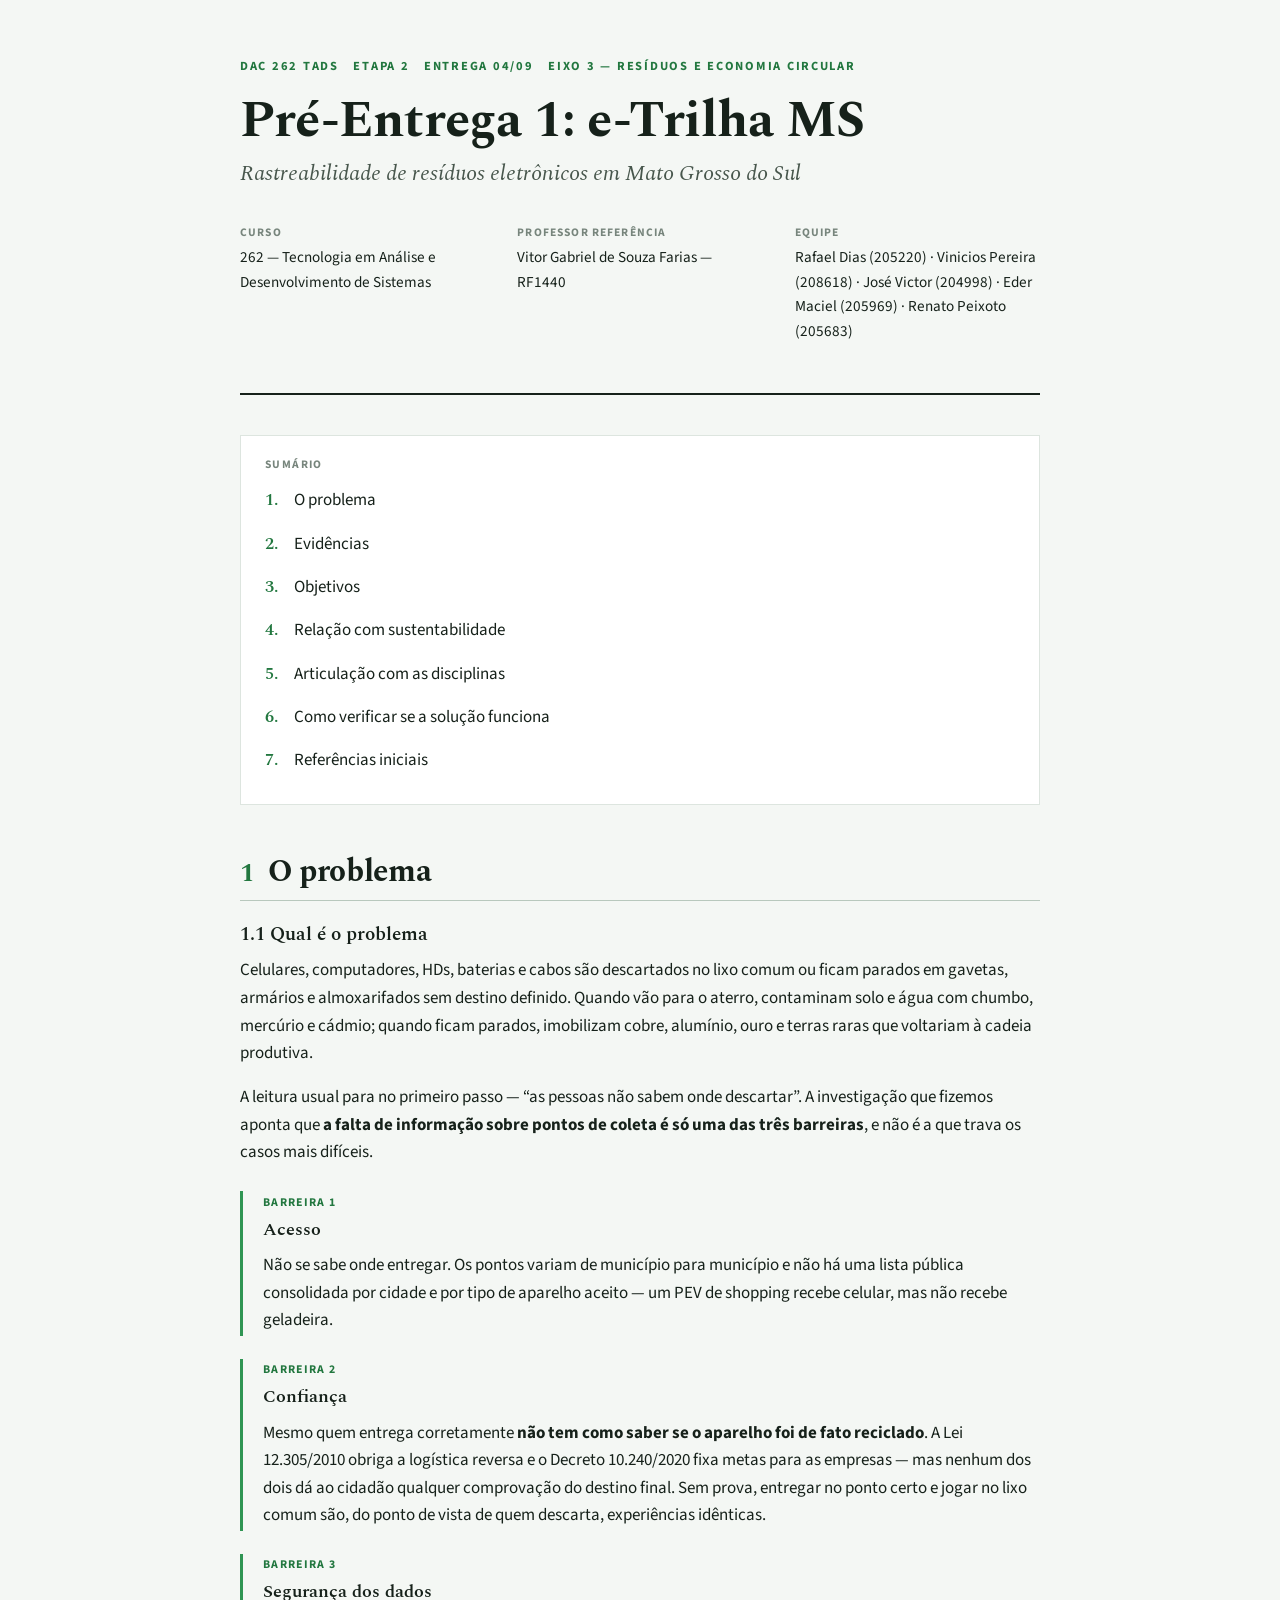
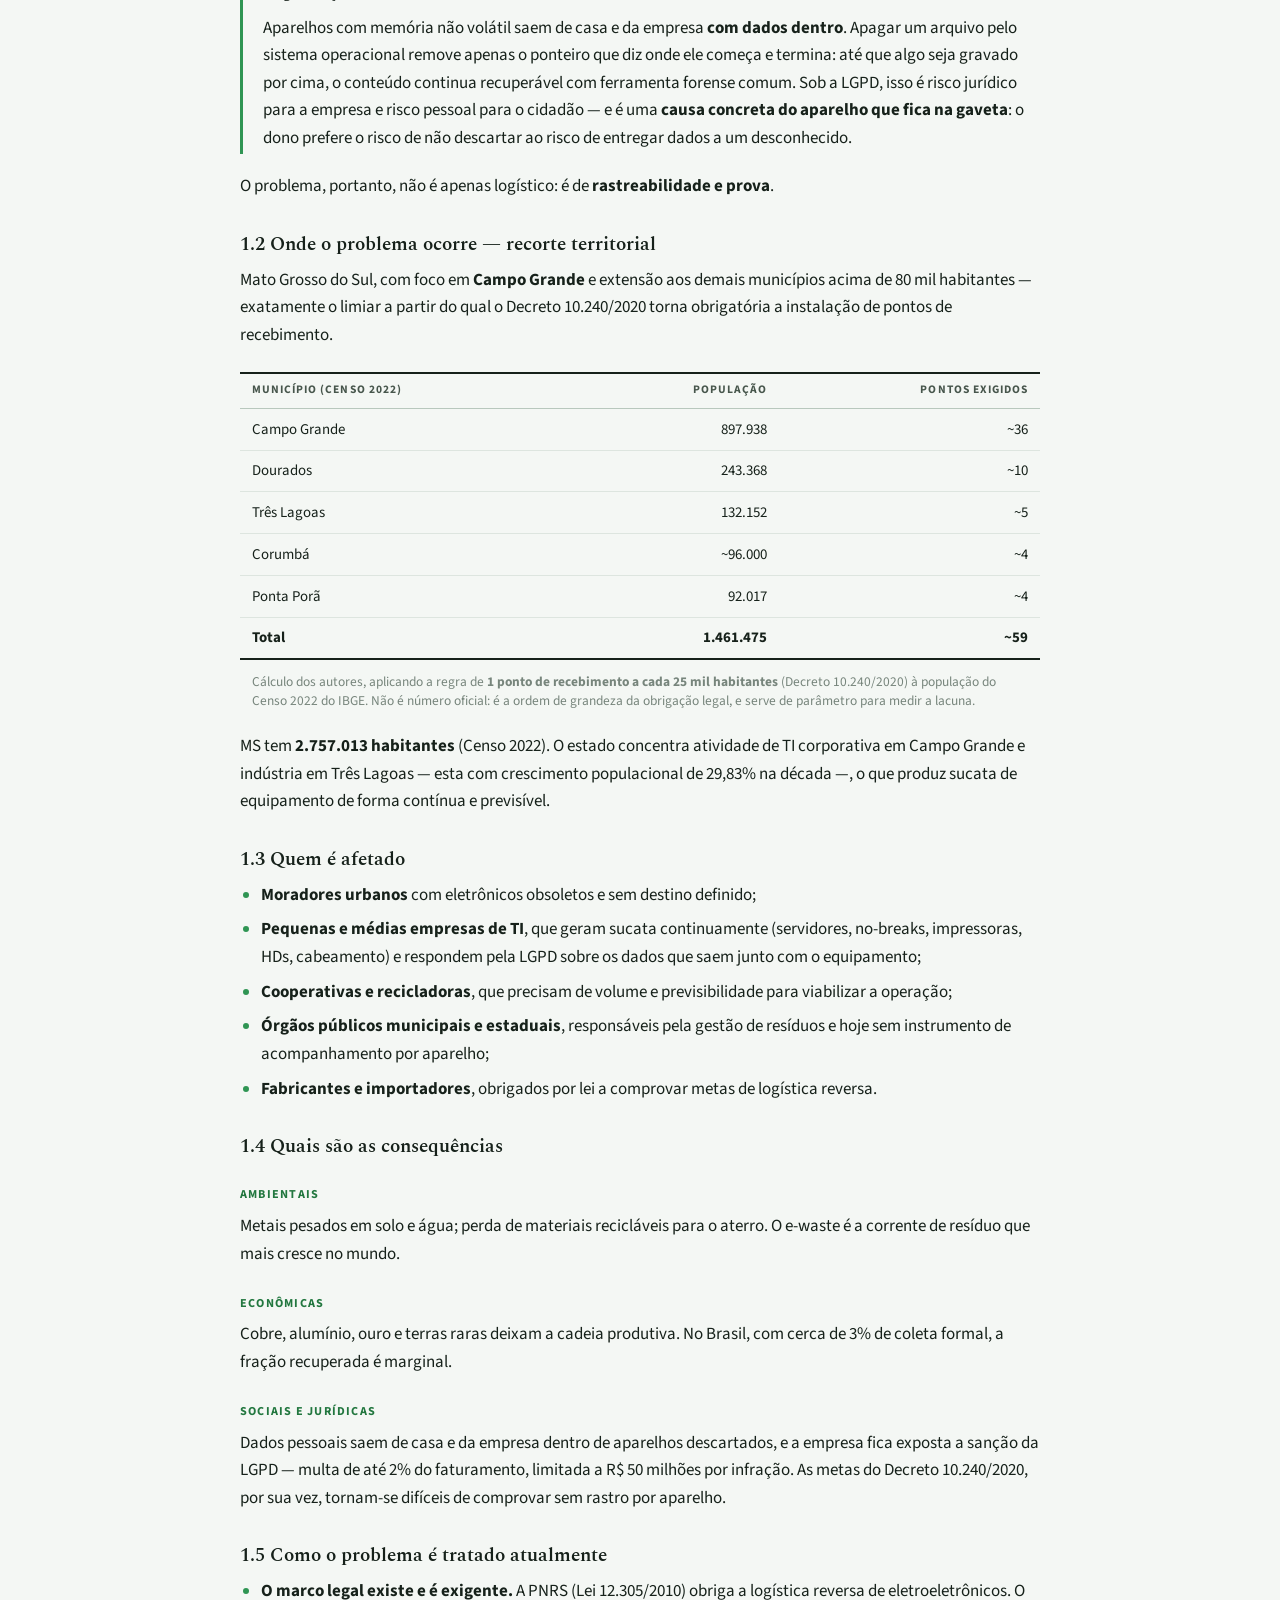
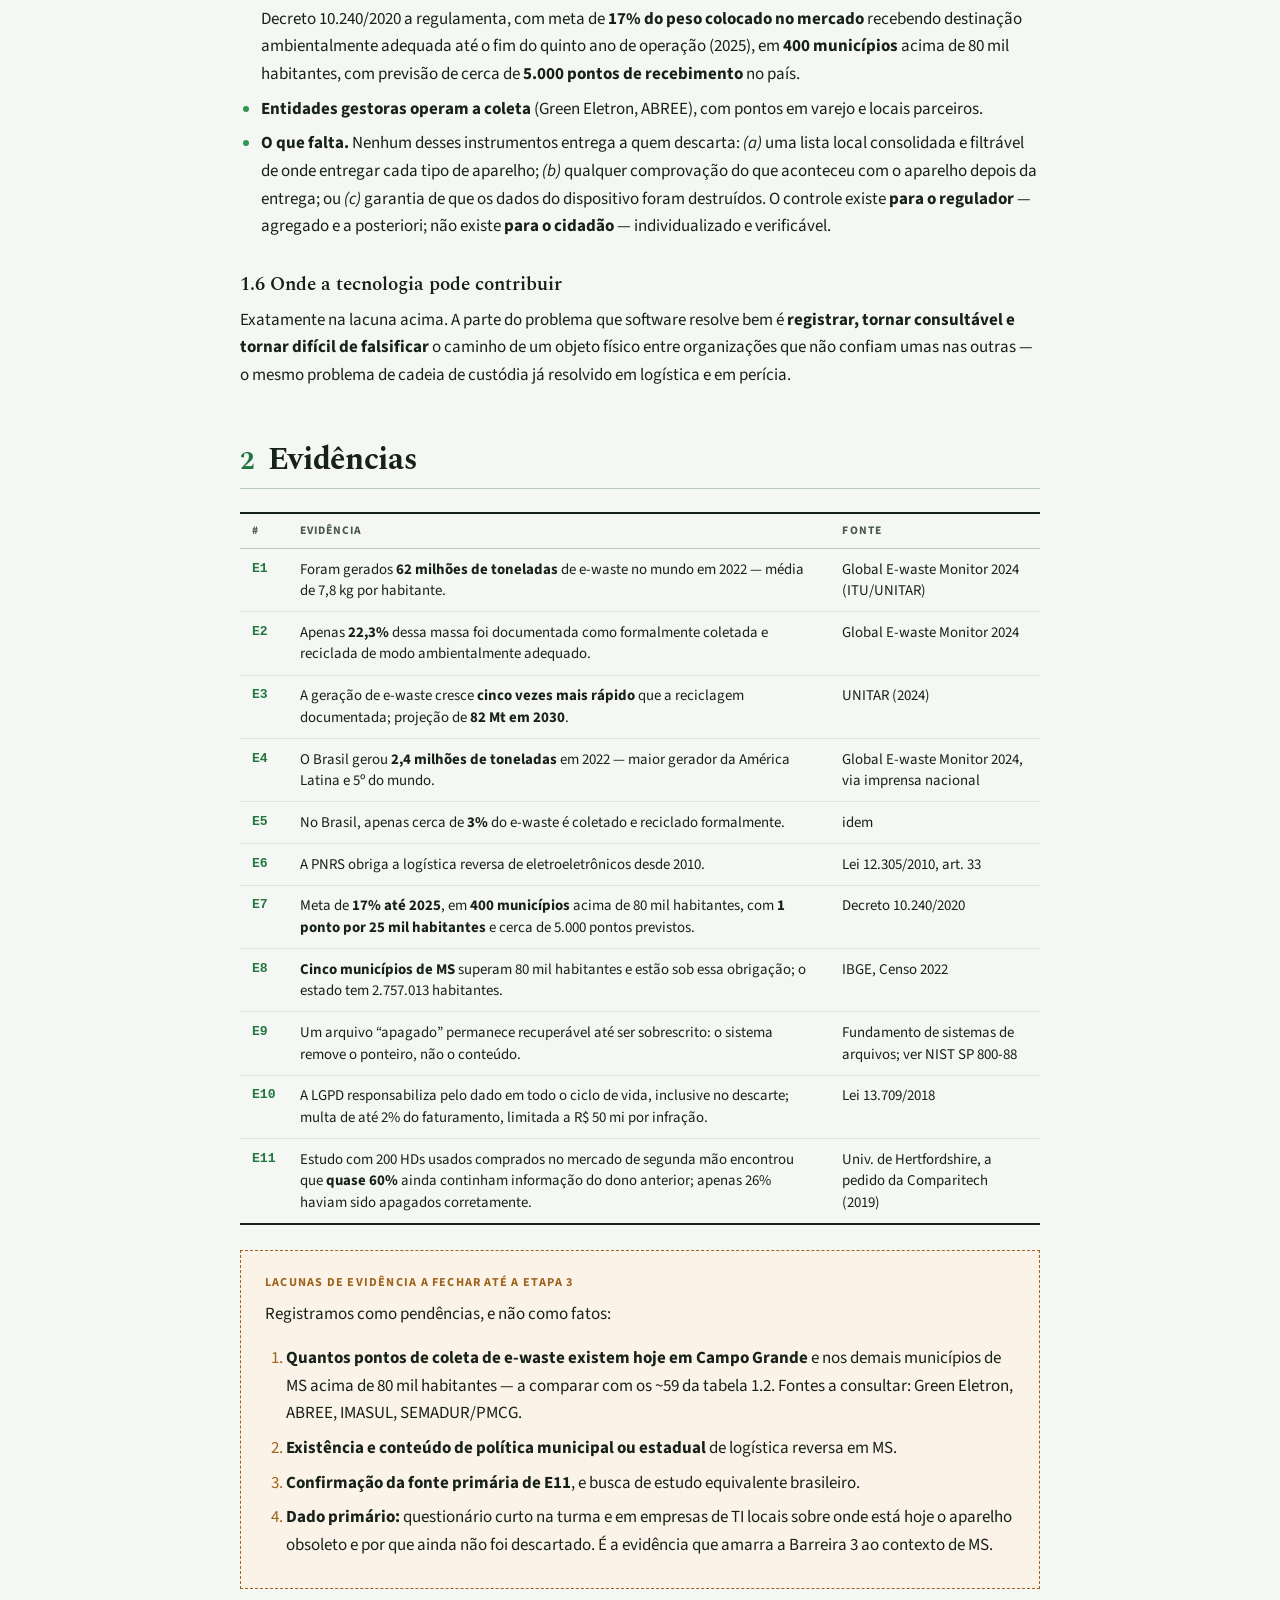
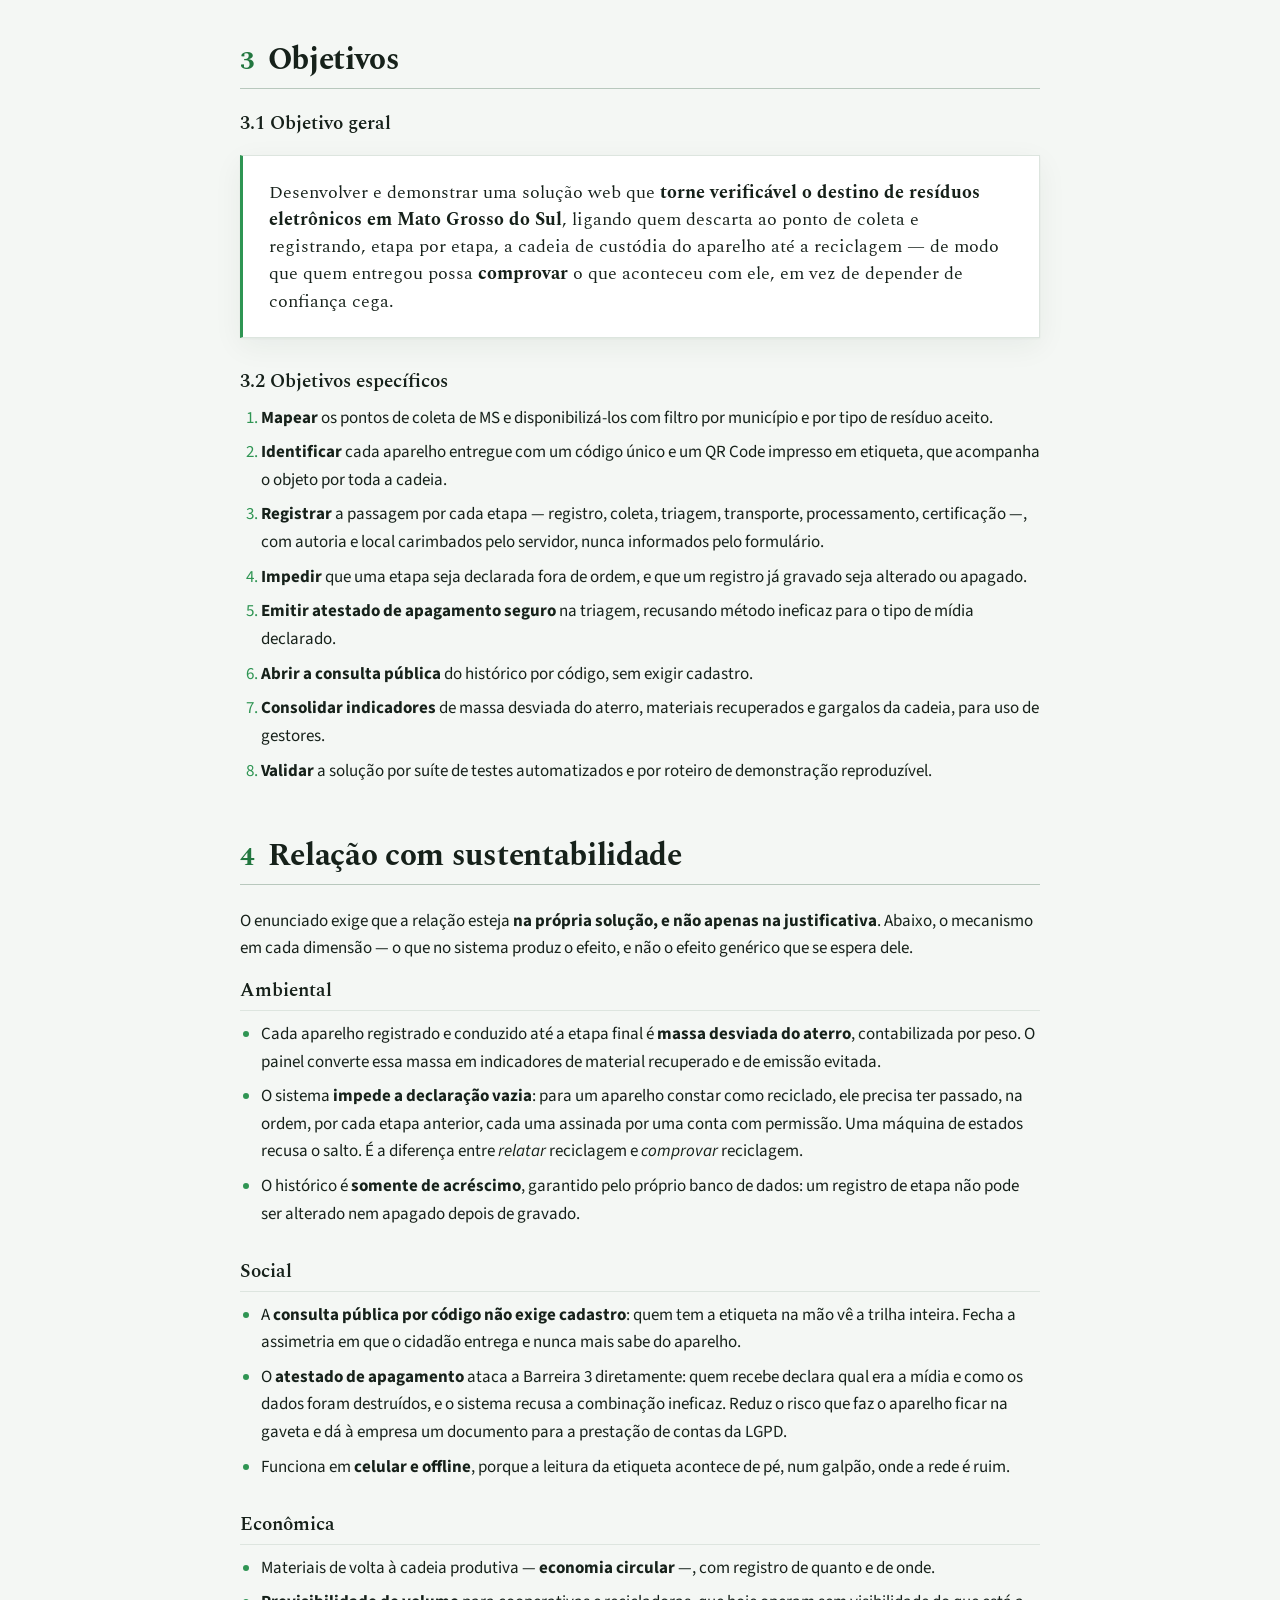
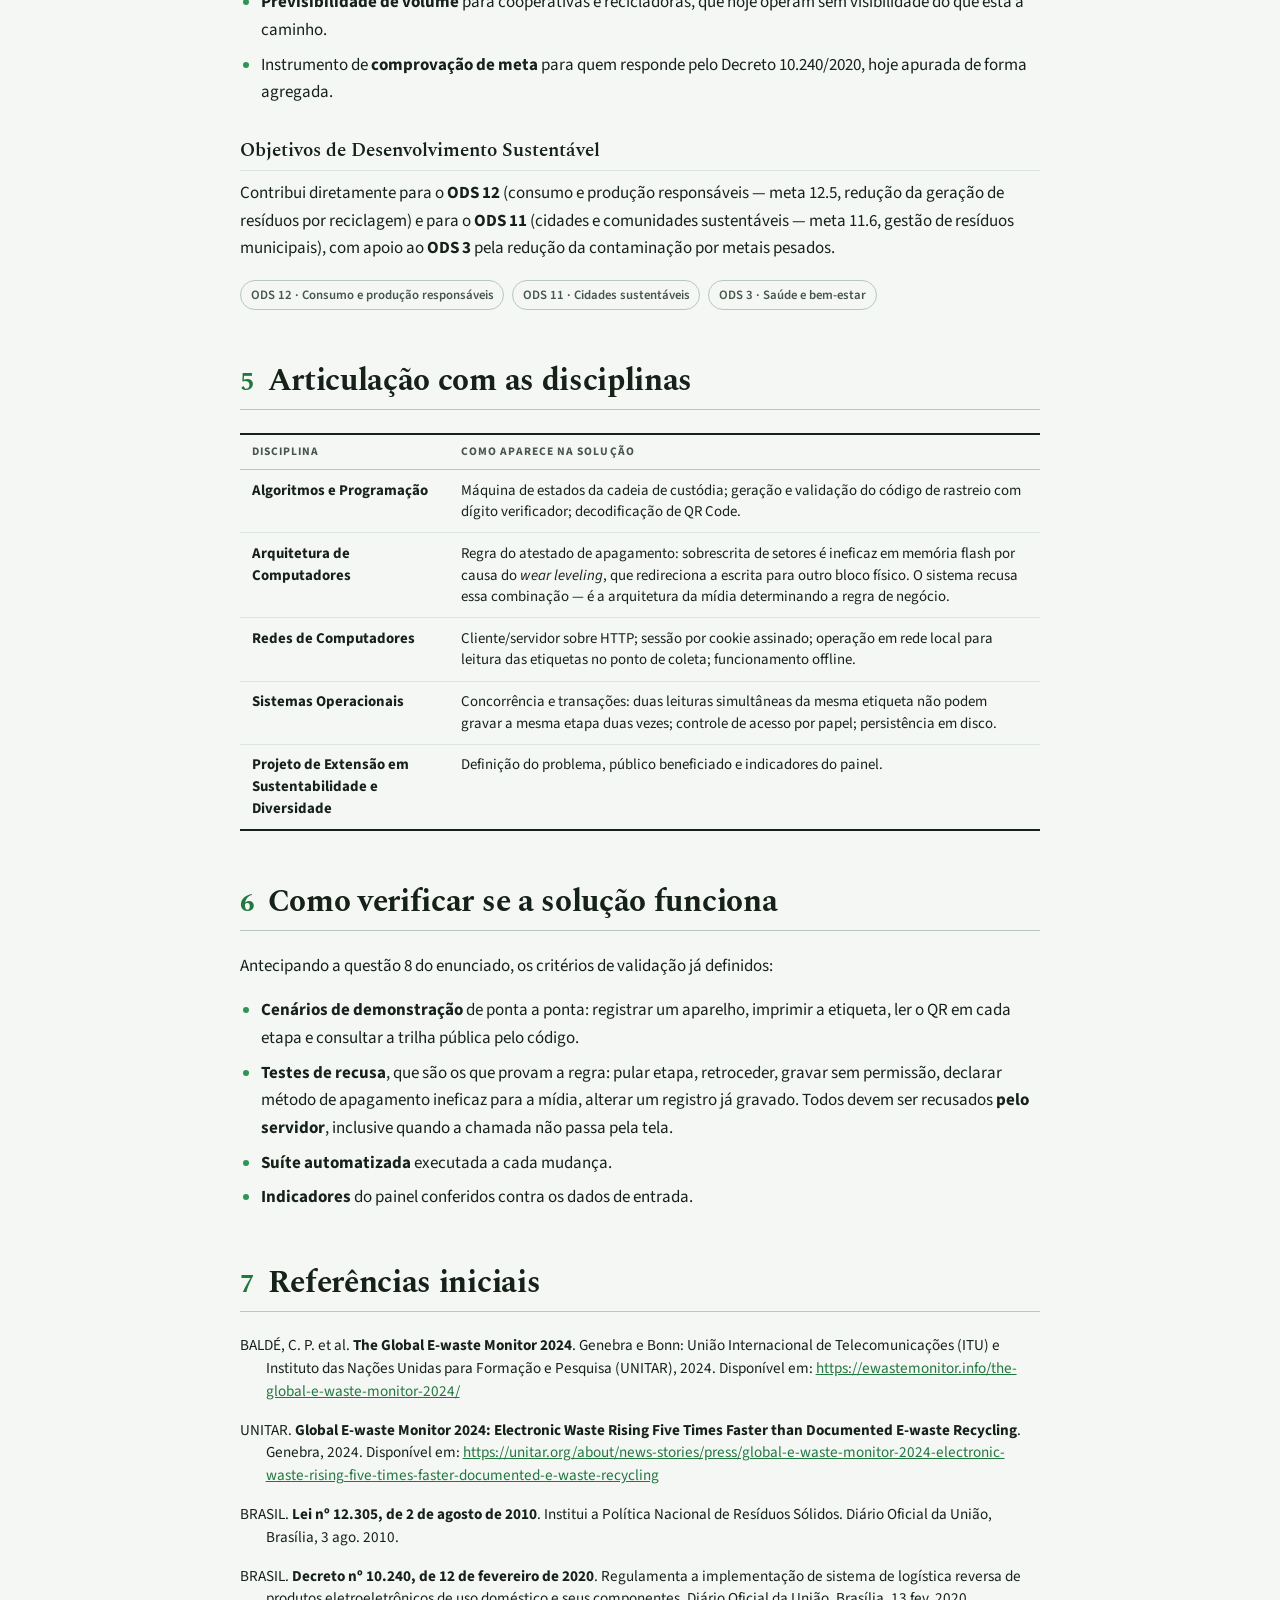
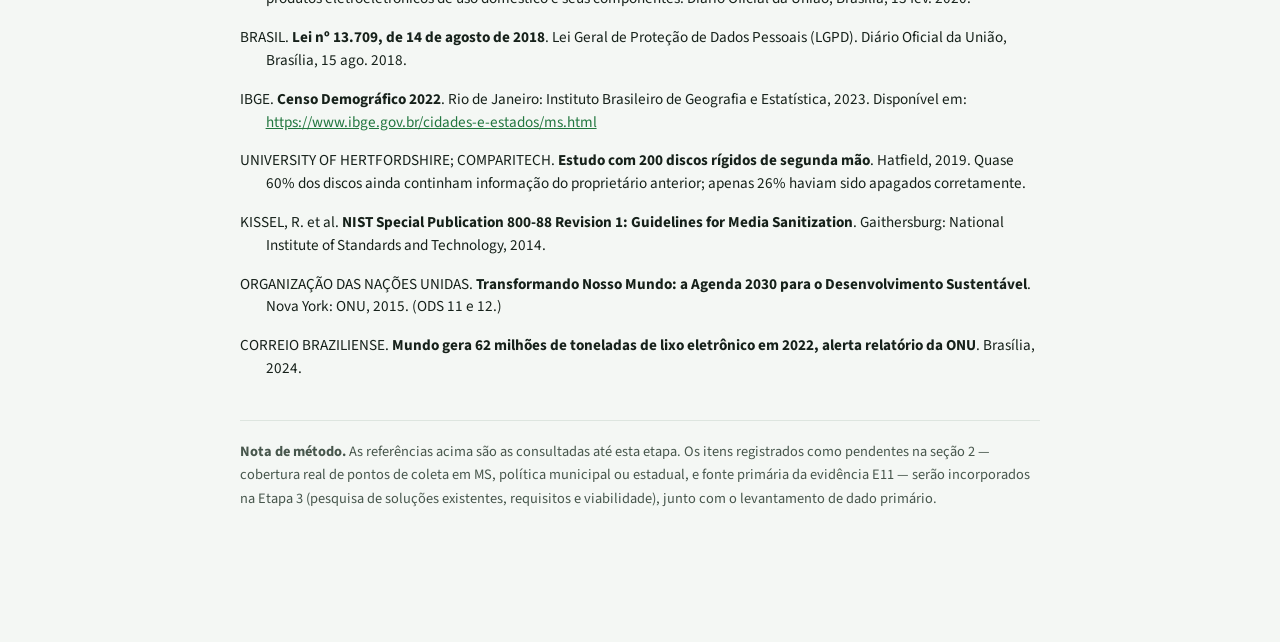
<file: docs/pre-entrega-1.html>
<!doctype html>
<html lang="pt-BR" data-theme="light">
<head>
<meta charset="utf-8">
<meta name="viewport" content="width=device-width, initial-scale=1">
</head>
<body>
<title>Pré-Entrega 1 e-Trilha MS</title>
<link rel="stylesheet" href="https://fonts.googleapis.com/css2?family=Spectral:ital,wght@0,400;0,600;0,700;1,400&family=Source+Sans+3:ital,wght@0,400;0,600;0,700;1,400&display=swap">
<style>
  /* ---------------------------------------------------------------
     Paleta herdada do próprio e-Trilha MS (css/app.css): os neutros
     puxam para o verde, e não para o cinza puro, para que o documento
     e o sistema que ele descreve pareçam a mesma coisa.
     --------------------------------------------------------------- */
  :root {
    --tinta:        #16211a;
    --tinta-media:  #47564c;
    --tinta-fraca:  #77857c;
    --fundo:        #f4f7f4;
    --superficie:   #ffffff;
    --borda:        #dde5df;
    --borda-forte:  #b8c8bd;
    --verde-700:    #1b5e33;
    --verde-600:    #22773f;
    --verde-500:    #2f9553;
    --verde-050:    #eef6f0;
    --terra:        #a0631d;
    --terra-fundo:  #fbf3e7;
    --sombra:       0 1px 2px rgba(16,56,31,.05), 0 8px 28px rgba(16,56,31,.06);

    --serif: "Spectral", Georgia, "Times New Roman", serif;
    --sans:  "Source Sans 3", "Segoe UI", system-ui, -apple-system, sans-serif;
    --mono:  "Cascadia Mono", "SF Mono", Consolas, "Liberation Mono", monospace;
  }

  @media (prefers-color-scheme: dark) {
    :root:not([data-theme="light"]) {
      --tinta:       #e6ede8;
      --tinta-media: #a9b8ae;
      --tinta-fraca: #7d8c83;
      --fundo:       #0f1712;
      --superficie:  #17211a;
      --borda:       #2a3830;
      --borda-forte: #3d5145;
      --verde-700:   #6cc78c;
      --verde-600:   #4fb271;
      --verde-500:   #46b06b;
      --verde-050:   #16281c;
      --terra:       #d8a05a;
      --terra-fundo: #2a2114;
      --sombra:      0 1px 2px rgba(0,0,0,.4), 0 8px 28px rgba(0,0,0,.3);
    }
  }
  :root[data-theme="dark"] {
    --tinta:       #e6ede8;
    --tinta-media: #a9b8ae;
    --tinta-fraca: #7d8c83;
    --fundo:       #0f1712;
    --superficie:  #17211a;
    --borda:       #2a3830;
    --borda-forte: #3d5145;
    --verde-700:   #6cc78c;
    --verde-600:   #4fb271;
    --verde-500:   #46b06b;
    --verde-050:   #16281c;
    --terra:       #d8a05a;
    --terra-fundo: #2a2114;
    --sombra:      0 1px 2px rgba(0,0,0,.4), 0 8px 28px rgba(0,0,0,.3);
  }

  * { box-sizing: border-box; }

  body {
    background: var(--fundo);
    color: var(--tinta);
    font-family: var(--sans);
    font-size: 17px;
    line-height: 1.62;
    margin: 0;
    padding: 0 1.25rem 5rem;
    -webkit-font-smoothing: antialiased;
  }

  .folha { max-width: 50rem; margin: 0 auto; }

  /* ---------- Cabeçalho ---------- */

  .capa {
    padding: 3.5rem 0 2rem;
    border-bottom: 2px solid var(--tinta);
    margin-bottom: 2.5rem;
  }
  .eyebrow {
    font-size: .78rem; font-weight: 700; letter-spacing: .14em;
    text-transform: uppercase; color: var(--verde-600);
    display: flex; flex-wrap: wrap; gap: .5rem .9rem; margin-bottom: 1.1rem;
  }
  .eyebrow span::after { content: ""; }
  h1 {
    font-family: var(--serif); font-weight: 700;
    font-size: clamp(2.1rem, 1.4rem + 3vw, 3.2rem);
    line-height: 1.08; letter-spacing: -.015em;
    margin: 0 0 .5rem; text-wrap: balance;
  }
  .subtitulo {
    font-family: var(--serif); font-style: italic;
    font-size: clamp(1.1rem, 1rem + .6vw, 1.35rem);
    color: var(--tinta-media); margin: 0 0 2rem; text-wrap: balance;
  }
  .ficha {
    display: grid; grid-template-columns: repeat(auto-fit, minmax(13rem, 1fr));
    gap: 1.1rem 2rem;
  }
  .ficha div { display: grid; gap: .15rem; align-content: start; }
  .ficha dt {
    font-size: .72rem; font-weight: 700; letter-spacing: .1em;
    text-transform: uppercase; color: var(--tinta-fraca);
  }
  .ficha dd { margin: 0; font-size: .95rem; }

  /* ---------- Sumário ---------- */

  .sumario {
    background: var(--superficie); border: 1px solid var(--borda);
    padding: 1.25rem 1.5rem; margin-bottom: 3rem;
  }
  .sumario h2 {
    font-family: var(--sans); font-size: .72rem; font-weight: 700;
    letter-spacing: .12em; text-transform: uppercase;
    color: var(--tinta-fraca); margin: 0 0 .7rem;
  }
  .sumario ol {
    list-style: none; margin: 0; padding: 0;
    display: grid; gap: .3rem;
    counter-reset: sum;
  }
  .sumario li { counter-increment: sum; }
  .sumario a {
    color: var(--tinta); text-decoration: none;
    display: flex; gap: .7rem; align-items: baseline;
    padding: .12rem 0; border-radius: 3px;
  }
  .sumario a::before {
    content: counter(sum) ".";
    font-family: var(--serif); font-weight: 600;
    color: var(--verde-600); min-width: 1.1rem;
    font-variant-numeric: tabular-nums;
  }
  .sumario a:hover { color: var(--verde-600); text-decoration: underline; }

  /* ---------- Seções: a numeração vive na margem ---------- */

  section { margin-bottom: 3.25rem; scroll-margin-top: 1.5rem; }

  h2.secao {
    font-family: var(--serif); font-weight: 700;
    font-size: clamp(1.45rem, 1.2rem + 1.1vw, 1.95rem);
    line-height: 1.2; letter-spacing: -.01em;
    margin: 0 0 1.4rem; padding-bottom: .6rem;
    border-bottom: 1px solid var(--borda-forte);
    display: flex; gap: .8rem; align-items: baseline;
    text-wrap: balance;
  }
  h2.secao .n {
    font-size: .82em; color: var(--verde-600);
    font-variant-numeric: tabular-nums; flex: none;
  }

  h3 {
    font-family: var(--serif); font-weight: 600;
    font-size: 1.18rem; line-height: 1.3;
    margin: 2rem 0 .6rem; color: var(--tinta);
    text-wrap: balance;
  }
  h3:first-of-type { margin-top: 0; }

  h4 {
    font-family: var(--sans); font-size: .76rem; font-weight: 700;
    letter-spacing: .1em; text-transform: uppercase;
    color: var(--verde-600); margin: 1.6rem 0 .5rem;
  }

  p { margin: 0 0 1.05rem; }
  strong { font-weight: 700; }
  em { font-style: italic; }
  a { color: var(--verde-600); }

  ul, ol { margin: 0 0 1.05rem; padding-left: 1.3rem; }
  li { margin-bottom: .45rem; }
  li::marker { color: var(--verde-500); }

  code, .cod {
    font-family: var(--mono); font-size: .86em;
    background: var(--verde-050); padding: .08em .35em;
    border-radius: 3px; color: var(--verde-700);
  }

  /* ---------- As três barreiras: o miolo do argumento ---------- */

  .barreiras { display: grid; gap: 0; margin: 1.5rem 0 1.2rem; }
  .barreira {
    border-left: 3px solid var(--verde-500);
    padding: .1rem 0 .1rem 1.25rem;
    margin-bottom: 1.4rem;
  }
  .barreira:last-child { margin-bottom: 0; }
  .barreira .rotulo {
    font-family: var(--sans); font-size: .74rem; font-weight: 700;
    letter-spacing: .11em; text-transform: uppercase;
    color: var(--verde-600); display: block; margin-bottom: .25rem;
  }
  .barreira .nome {
    font-family: var(--serif); font-size: 1.15rem; font-weight: 600;
    display: block; margin-bottom: .4rem;
  }
  .barreira p:last-child { margin-bottom: 0; }

  /* ---------- Tabelas: regra de topo, de cabeçalho e de base ---------- */

  .tabela-caixa { overflow-x: auto; margin: 1.4rem 0; }
  table {
    border-collapse: collapse; width: 100%;
    font-size: .93rem; line-height: 1.45;
  }
  thead th {
    font-family: var(--sans); font-size: .72rem; font-weight: 700;
    letter-spacing: .09em; text-transform: uppercase;
    color: var(--tinta-media); text-align: left;
    padding: .55rem .75rem; vertical-align: bottom;
    border-top: 2px solid var(--tinta);
    border-bottom: 1px solid var(--borda-forte);
    white-space: nowrap;
  }
  tbody td {
    padding: .6rem .75rem; vertical-align: top;
    border-bottom: 1px solid var(--borda);
  }
  tbody tr:last-child td { border-bottom: 2px solid var(--tinta); }
  .num { text-align: right; font-variant-numeric: tabular-nums; white-space: nowrap; }
  .ref {
    font-family: var(--mono); font-size: .82rem; font-weight: 600;
    color: var(--verde-600); white-space: nowrap;
  }
  tfoot td {
    padding: .7rem .75rem 0; font-size: .84rem;
    color: var(--tinta-fraca); border: 0;
  }
  .total td { font-weight: 700; }

  /* ---------- Pendências: status diferente, tratamento diferente ---------- */

  .pendencias {
    border: 1px dashed var(--terra);
    background: var(--terra-fundo);
    padding: 1.35rem 1.5rem; margin: 1.6rem 0;
  }
  .pendencias h4 { color: var(--terra); margin-top: 0; }
  .pendencias ol { margin-bottom: 0; }
  .pendencias li::marker { color: var(--terra); }

  .aviso-fonte {
    font-style: italic; color: var(--terra); font-size: .9em;
  }

  /* ---------- Objetivo geral em destaque ---------- */

  .objetivo-geral {
    background: var(--superficie); border: 1px solid var(--borda);
    border-left: 3px solid var(--verde-500);
    box-shadow: var(--sombra);
    padding: 1.4rem 1.6rem; margin: 1.2rem 0 2rem;
    font-family: var(--serif); font-size: 1.1rem; line-height: 1.55;
  }
  .objetivo-geral p:last-child { margin-bottom: 0; }

  /* ---------- Dimensões da sustentabilidade ---------- */

  .dimensao { margin-bottom: 2rem; }
  .dimensao:last-of-type { margin-bottom: 0; }
  .dimensao > h3 {
    display: flex; align-items: baseline; gap: .7rem;
    border-bottom: 1px solid var(--borda); padding-bottom: .4rem;
  }
  .ods {
    display: flex; flex-wrap: wrap; gap: .5rem; margin: .8rem 0 0; padding: 0;
    list-style: none;
  }
  .ods li {
    font-size: .8rem; font-weight: 600; margin: 0;
    border: 1px solid var(--borda-forte); color: var(--tinta-media);
    padding: .25rem .6rem; border-radius: 100px;
  }

  /* ---------- Referências: recuo pendente, como manda a norma ---------- */

  .referencias { display: grid; gap: 1rem; }
  .referencias p {
    margin: 0; padding-left: 1.6rem; text-indent: -1.6rem;
    font-size: .95rem; line-height: 1.5;
  }
  .referencias a { word-break: break-word; }

  .nota-metodo {
    margin-top: 2.5rem; padding-top: 1.2rem;
    border-top: 1px solid var(--borda);
    font-size: .9rem; color: var(--tinta-media);
  }

  a:focus-visible, .sumario a:focus-visible {
    outline: 2px solid var(--verde-500); outline-offset: 3px;
  }

  @media (prefers-reduced-motion: reduce) {
    * { animation: none !important; transition: none !important; scroll-behavior: auto !important; }
  }

  /* ---------- Impressão: é isto que vira o PDF da entrega ---------- */

  @media print {
    body { background: #fff; color: #111; font-size: 10.5pt; padding: 0; }
    .folha { max-width: none; }
    .sumario { display: none; }
    .capa { padding-top: 0; }
    section { break-inside: auto; margin-bottom: 1.6rem; }
    h2.secao, h3 { break-after: avoid; }
    table, .barreira, .pendencias, .objetivo-geral { break-inside: avoid; }
    .pendencias, .objetivo-geral { background: #fff; }
    a { color: #111; text-decoration: none; }
  }
</style>

<div class="folha">

  <header class="capa">
    <div class="eyebrow">
      <span>DAC 262 TADS</span>
      <span>Etapa 2</span>
      <span>Entrega 04/09</span>
      <span>Eixo 3 — Resíduos e Economia Circular</span>
    </div>
    <h1>Pré-Entrega 1: e-Trilha MS</h1>
    <p class="subtitulo">Rastreabilidade de resíduos eletrônicos em Mato Grosso do Sul</p>

    <dl class="ficha">
      <div>
        <dt>Curso</dt>
        <dd>262 — Tecnologia em Análise e Desenvolvimento de Sistemas</dd>
      </div>
      <div>
        <dt>Professor referência</dt>
        <dd>Vitor Gabriel de Souza Farias — RF1440</dd>
      </div>
      <div>
        <dt>Equipe</dt>
        <dd>Rafael Dias (205220) · Vinicios Pereira (208618) · José Victor (204998) · Eder Maciel (205969) · Renato Peixoto (205683)</dd>
      </div>
    </dl>
  </header>

  <nav class="sumario" aria-label="Sumário">
    <h2>Sumário</h2>
    <ol>
      <li><a href="#problema">O problema</a></li>
      <li><a href="#evidencias">Evidências</a></li>
      <li><a href="#objetivos">Objetivos</a></li>
      <li><a href="#sustentabilidade">Relação com sustentabilidade</a></li>
      <li><a href="#disciplinas">Articulação com as disciplinas</a></li>
      <li><a href="#verificacao">Como verificar se a solução funciona</a></li>
      <li><a href="#referencias">Referências iniciais</a></li>
    </ol>
  </nav>

  <!-- 1 ------------------------------------------------------------ -->
  <section id="problema">
    <h2 class="secao"><span class="n">1</span> O problema</h2>

    <h3>1.1 Qual é o problema</h3>
    <p>Celulares, computadores, HDs, baterias e cabos são descartados no lixo comum ou ficam parados em gavetas, armários e almoxarifados sem destino definido. Quando vão para o aterro, contaminam solo e água com chumbo, mercúrio e cádmio; quando ficam parados, imobilizam cobre, alumínio, ouro e terras raras que voltariam à cadeia produtiva.</p>
    <p>A leitura usual para no primeiro passo — “as pessoas não sabem onde descartar”. A investigação que fizemos aponta que <strong>a falta de informação sobre pontos de coleta é só uma das três barreiras</strong>, e não é a que trava os casos mais difíceis.</p>

    <div class="barreiras">
      <div class="barreira">
        <span class="rotulo">Barreira 1</span>
        <span class="nome">Acesso</span>
        <p>Não se sabe onde entregar. Os pontos variam de município para município e não há uma lista pública consolidada por cidade e por tipo de aparelho aceito — um PEV de shopping recebe celular, mas não recebe geladeira.</p>
      </div>
      <div class="barreira">
        <span class="rotulo">Barreira 2</span>
        <span class="nome">Confiança</span>
        <p>Mesmo quem entrega corretamente <strong>não tem como saber se o aparelho foi de fato reciclado</strong>. A Lei 12.305/2010 obriga a logística reversa e o Decreto 10.240/2020 fixa metas para as empresas — mas nenhum dos dois dá ao cidadão qualquer comprovação do destino final. Sem prova, entregar no ponto certo e jogar no lixo comum são, do ponto de vista de quem descarta, experiências idênticas.</p>
      </div>
      <div class="barreira">
        <span class="rotulo">Barreira 3</span>
        <span class="nome">Segurança dos dados</span>
        <p>Aparelhos com memória não volátil saem de casa e da empresa <strong>com dados dentro</strong>. Apagar um arquivo pelo sistema operacional remove apenas o ponteiro que diz onde ele começa e termina: até que algo seja gravado por cima, o conteúdo continua recuperável com ferramenta forense comum. Sob a LGPD, isso é risco jurídico para a empresa e risco pessoal para o cidadão — e é uma <strong>causa concreta do aparelho que fica na gaveta</strong>: o dono prefere o risco de não descartar ao risco de entregar dados a um desconhecido.</p>
      </div>
    </div>

    <p>O problema, portanto, não é apenas logístico: é de <strong>rastreabilidade e prova</strong>.</p>

    <h3>1.2 Onde o problema ocorre — recorte territorial</h3>
    <p>Mato Grosso do Sul, com foco em <strong>Campo Grande</strong> e extensão aos demais municípios acima de 80 mil habitantes — exatamente o limiar a partir do qual o Decreto 10.240/2020 torna obrigatória a instalação de pontos de recebimento.</p>

    <div class="tabela-caixa">
      <table>
        <thead>
          <tr>
            <th scope="col">Município (Censo 2022)</th>
            <th scope="col" class="num">População</th>
            <th scope="col" class="num">Pontos exigidos</th>
          </tr>
        </thead>
        <tbody>
          <tr><td>Campo Grande</td><td class="num">897.938</td><td class="num">~36</td></tr>
          <tr><td>Dourados</td><td class="num">243.368</td><td class="num">~10</td></tr>
          <tr><td>Três Lagoas</td><td class="num">132.152</td><td class="num">~5</td></tr>
          <tr><td>Corumbá</td><td class="num">~96.000</td><td class="num">~4</td></tr>
          <tr><td>Ponta Porã</td><td class="num">92.017</td><td class="num">~4</td></tr>
          <tr class="total"><td>Total</td><td class="num">1.461.475</td><td class="num">~59</td></tr>
        </tbody>
        <tfoot>
          <tr><td colspan="3">Cálculo dos autores, aplicando a regra de <strong>1 ponto de recebimento a cada 25 mil habitantes</strong> (Decreto 10.240/2020) à população do Censo 2022 do IBGE. Não é número oficial: é a ordem de grandeza da obrigação legal, e serve de parâmetro para medir a lacuna.</td></tr>
        </tfoot>
      </table>
    </div>

    <p>MS tem <strong>2.757.013 habitantes</strong> (Censo 2022). O estado concentra atividade de TI corporativa em Campo Grande e indústria em Três Lagoas — esta com crescimento populacional de 29,83% na década —, o que produz sucata de equipamento de forma contínua e previsível.</p>

    <h3>1.3 Quem é afetado</h3>
    <ul>
      <li><strong>Moradores urbanos</strong> com eletrônicos obsoletos e sem destino definido;</li>
      <li><strong>Pequenas e médias empresas de TI</strong>, que geram sucata continuamente (servidores, no-breaks, impressoras, HDs, cabeamento) e respondem pela LGPD sobre os dados que saem junto com o equipamento;</li>
      <li><strong>Cooperativas e recicladoras</strong>, que precisam de volume e previsibilidade para viabilizar a operação;</li>
      <li><strong>Órgãos públicos municipais e estaduais</strong>, responsáveis pela gestão de resíduos e hoje sem instrumento de acompanhamento por aparelho;</li>
      <li><strong>Fabricantes e importadores</strong>, obrigados por lei a comprovar metas de logística reversa.</li>
    </ul>

    <h3>1.4 Quais são as consequências</h3>
    <h4>Ambientais</h4>
    <p>Metais pesados em solo e água; perda de materiais recicláveis para o aterro. O e-waste é a corrente de resíduo que mais cresce no mundo.</p>
    <h4>Econômicas</h4>
    <p>Cobre, alumínio, ouro e terras raras deixam a cadeia produtiva. No Brasil, com cerca de 3% de coleta formal, a fração recuperada é marginal.</p>
    <h4>Sociais e jurídicas</h4>
    <p>Dados pessoais saem de casa e da empresa dentro de aparelhos descartados, e a empresa fica exposta a sanção da LGPD — multa de até 2% do faturamento, limitada a R$ 50 milhões por infração. As metas do Decreto 10.240/2020, por sua vez, tornam-se difíceis de comprovar sem rastro por aparelho.</p>

    <h3>1.5 Como o problema é tratado atualmente</h3>
    <ul>
      <li><strong>O marco legal existe e é exigente.</strong> A PNRS (Lei 12.305/2010) obriga a logística reversa de eletroeletrônicos. O Decreto 10.240/2020 a regulamenta, com meta de <strong>17% do peso colocado no mercado</strong> recebendo destinação ambientalmente adequada até o fim do quinto ano de operação (2025), em <strong>400 municípios</strong> acima de 80 mil habitantes, com previsão de cerca de <strong>5.000 pontos de recebimento</strong> no país.</li>
      <li><strong>Entidades gestoras operam a coleta</strong> (Green Eletron, ABREE), com pontos em varejo e locais parceiros.</li>
      <li><strong>O que falta.</strong> Nenhum desses instrumentos entrega a quem descarta: <em>(a)</em> uma lista local consolidada e filtrável de onde entregar cada tipo de aparelho; <em>(b)</em> qualquer comprovação do que aconteceu com o aparelho depois da entrega; ou <em>(c)</em> garantia de que os dados do dispositivo foram destruídos. O controle existe <strong>para o regulador</strong> — agregado e a posteriori; não existe <strong>para o cidadão</strong> — individualizado e verificável.</li>
    </ul>

    <h3>1.6 Onde a tecnologia pode contribuir</h3>
    <p>Exatamente na lacuna acima. A parte do problema que software resolve bem é <strong>registrar, tornar consultável e tornar difícil de falsificar</strong> o caminho de um objeto físico entre organizações que não confiam umas nas outras — o mesmo problema de cadeia de custódia já resolvido em logística e em perícia.</p>
  </section>

  <!-- 2 ------------------------------------------------------------ -->
  <section id="evidencias">
    <h2 class="secao"><span class="n">2</span> Evidências</h2>

    <div class="tabela-caixa">
      <table>
        <thead>
          <tr>
            <th scope="col">#</th>
            <th scope="col">Evidência</th>
            <th scope="col">Fonte</th>
          </tr>
        </thead>
        <tbody>
          <tr><td class="ref">E1</td><td>Foram gerados <strong>62 milhões de toneladas</strong> de e-waste no mundo em 2022 — média de 7,8 kg por habitante.</td><td>Global E-waste Monitor 2024 (ITU/UNITAR)</td></tr>
          <tr><td class="ref">E2</td><td>Apenas <strong>22,3%</strong> dessa massa foi documentada como formalmente coletada e reciclada de modo ambientalmente adequado.</td><td>Global E-waste Monitor 2024</td></tr>
          <tr><td class="ref">E3</td><td>A geração de e-waste cresce <strong>cinco vezes mais rápido</strong> que a reciclagem documentada; projeção de <strong>82 Mt em 2030</strong>.</td><td>UNITAR (2024)</td></tr>
          <tr><td class="ref">E4</td><td>O Brasil gerou <strong>2,4 milhões de toneladas</strong> em 2022 — maior gerador da América Latina e 5º do mundo.</td><td>Global E-waste Monitor 2024, via imprensa nacional</td></tr>
          <tr><td class="ref">E5</td><td>No Brasil, apenas cerca de <strong>3%</strong> do e-waste é coletado e reciclado formalmente.</td><td>idem</td></tr>
          <tr><td class="ref">E6</td><td>A PNRS obriga a logística reversa de eletroeletrônicos desde 2010.</td><td>Lei 12.305/2010, art. 33</td></tr>
          <tr><td class="ref">E7</td><td>Meta de <strong>17% até 2025</strong>, em <strong>400 municípios</strong> acima de 80 mil habitantes, com <strong>1 ponto por 25 mil habitantes</strong> e cerca de 5.000 pontos previstos.</td><td>Decreto 10.240/2020</td></tr>
          <tr><td class="ref">E8</td><td><strong>Cinco municípios de MS</strong> superam 80 mil habitantes e estão sob essa obrigação; o estado tem 2.757.013 habitantes.</td><td>IBGE, Censo 2022</td></tr>
          <tr><td class="ref">E9</td><td>Um arquivo “apagado” permanece recuperável até ser sobrescrito: o sistema remove o ponteiro, não o conteúdo.</td><td>Fundamento de sistemas de arquivos; ver NIST SP 800-88</td></tr>
          <tr><td class="ref">E10</td><td>A LGPD responsabiliza pelo dado em todo o ciclo de vida, inclusive no descarte; multa de até 2% do faturamento, limitada a R$ 50 mi por infração.</td><td>Lei 13.709/2018</td></tr>
          <tr><td class="ref">E11</td><td>Estudo com 200 HDs usados comprados no mercado de segunda mão encontrou que <strong>quase 60%</strong> ainda continham informação do dono anterior; apenas 26% haviam sido apagados corretamente.</td><td>Univ. de Hertfordshire, a pedido da Comparitech (2019)</td></tr>
        </tbody>
      </table>
    </div>

    <div class="pendencias">
      <h4>Lacunas de evidência a fechar até a Etapa 3</h4>
      <p>Registramos como pendências, e não como fatos:</p>
      <ol>
        <li><strong>Quantos pontos de coleta de e-waste existem hoje em Campo Grande</strong> e nos demais municípios de MS acima de 80 mil habitantes — a comparar com os ~59 da tabela 1.2. Fontes a consultar: Green Eletron, ABREE, IMASUL, SEMADUR/PMCG.</li>
        <li><strong>Existência e conteúdo de política municipal ou estadual</strong> de logística reversa em MS.</li>
        <li><strong>Confirmação da fonte primária de E11</strong>, e busca de estudo equivalente brasileiro.</li>
        <li><strong>Dado primário:</strong> questionário curto na turma e em empresas de TI locais sobre onde está hoje o aparelho obsoleto e por que ainda não foi descartado. É a evidência que amarra a Barreira 3 ao contexto de MS.</li>
      </ol>
    </div>
  </section>

  <!-- 3 ------------------------------------------------------------ -->
  <section id="objetivos">
    <h2 class="secao"><span class="n">3</span> Objetivos</h2>

    <h3>3.1 Objetivo geral</h3>
    <div class="objetivo-geral">
      <p>Desenvolver e demonstrar uma solução web que <strong>torne verificável o destino de resíduos eletrônicos em Mato Grosso do Sul</strong>, ligando quem descarta ao ponto de coleta e registrando, etapa por etapa, a cadeia de custódia do aparelho até a reciclagem — de modo que quem entregou possa <strong>comprovar</strong> o que aconteceu com ele, em vez de depender de confiança cega.</p>
    </div>

    <h3>3.2 Objetivos específicos</h3>
    <ol>
      <li><strong>Mapear</strong> os pontos de coleta de MS e disponibilizá-los com filtro por município e por tipo de resíduo aceito.</li>
      <li><strong>Identificar</strong> cada aparelho entregue com um código único e um QR Code impresso em etiqueta, que acompanha o objeto por toda a cadeia.</li>
      <li><strong>Registrar</strong> a passagem por cada etapa — registro, coleta, triagem, transporte, processamento, certificação —, com autoria e local carimbados pelo servidor, nunca informados pelo formulário.</li>
      <li><strong>Impedir</strong> que uma etapa seja declarada fora de ordem, e que um registro já gravado seja alterado ou apagado.</li>
      <li><strong>Emitir atestado de apagamento seguro</strong> na triagem, recusando método ineficaz para o tipo de mídia declarado.</li>
      <li><strong>Abrir a consulta pública</strong> do histórico por código, sem exigir cadastro.</li>
      <li><strong>Consolidar indicadores</strong> de massa desviada do aterro, materiais recuperados e gargalos da cadeia, para uso de gestores.</li>
      <li><strong>Validar</strong> a solução por suíte de testes automatizados e por roteiro de demonstração reproduzível.</li>
    </ol>
  </section>

  <!-- 4 ------------------------------------------------------------ -->
  <section id="sustentabilidade">
    <h2 class="secao"><span class="n">4</span> Relação com sustentabilidade</h2>

    <p>O enunciado exige que a relação esteja <strong>na própria solução, e não apenas na justificativa</strong>. Abaixo, o mecanismo em cada dimensão — o que no sistema produz o efeito, e não o efeito genérico que se espera dele.</p>

    <div class="dimensao">
      <h3>Ambiental</h3>
      <ul>
        <li>Cada aparelho registrado e conduzido até a etapa final é <strong>massa desviada do aterro</strong>, contabilizada por peso. O painel converte essa massa em indicadores de material recuperado e de emissão evitada.</li>
        <li>O sistema <strong>impede a declaração vazia</strong>: para um aparelho constar como reciclado, ele precisa ter passado, na ordem, por cada etapa anterior, cada uma assinada por uma conta com permissão. Uma máquina de estados recusa o salto. É a diferença entre <em>relatar</em> reciclagem e <em>comprovar</em> reciclagem.</li>
        <li>O histórico é <strong>somente de acréscimo</strong>, garantido pelo próprio banco de dados: um registro de etapa não pode ser alterado nem apagado depois de gravado.</li>
      </ul>
    </div>

    <div class="dimensao">
      <h3>Social</h3>
      <ul>
        <li>A <strong>consulta pública por código não exige cadastro</strong>: quem tem a etiqueta na mão vê a trilha inteira. Fecha a assimetria em que o cidadão entrega e nunca mais sabe do aparelho.</li>
        <li>O <strong>atestado de apagamento</strong> ataca a Barreira 3 diretamente: quem recebe declara qual era a mídia e como os dados foram destruídos, e o sistema recusa a combinação ineficaz. Reduz o risco que faz o aparelho ficar na gaveta e dá à empresa um documento para a prestação de contas da LGPD.</li>
        <li>Funciona em <strong>celular e offline</strong>, porque a leitura da etiqueta acontece de pé, num galpão, onde a rede é ruim.</li>
      </ul>
    </div>

    <div class="dimensao">
      <h3>Econômica</h3>
      <ul>
        <li>Materiais de volta à cadeia produtiva — <strong>economia circular</strong> —, com registro de quanto e de onde.</li>
        <li><strong>Previsibilidade de volume</strong> para cooperativas e recicladoras, que hoje operam sem visibilidade do que está a caminho.</li>
        <li>Instrumento de <strong>comprovação de meta</strong> para quem responde pelo Decreto 10.240/2020, hoje apurada de forma agregada.</li>
      </ul>
    </div>

    <div class="dimensao">
      <h3>Objetivos de Desenvolvimento Sustentável</h3>
      <p>Contribui diretamente para o <strong>ODS 12</strong> (consumo e produção responsáveis — meta 12.5, redução da geração de resíduos por reciclagem) e para o <strong>ODS 11</strong> (cidades e comunidades sustentáveis — meta 11.6, gestão de resíduos municipais), com apoio ao <strong>ODS 3</strong> pela redução da contaminação por metais pesados.</p>
      <ul class="ods">
        <li>ODS 12 · Consumo e produção responsáveis</li>
        <li>ODS 11 · Cidades sustentáveis</li>
        <li>ODS 3 · Saúde e bem-estar</li>
      </ul>
    </div>
  </section>

  <!-- 5 ------------------------------------------------------------ -->
  <section id="disciplinas">
    <h2 class="secao"><span class="n">5</span> Articulação com as disciplinas</h2>

    <div class="tabela-caixa">
      <table>
        <thead>
          <tr>
            <th scope="col">Disciplina</th>
            <th scope="col">Como aparece na solução</th>
          </tr>
        </thead>
        <tbody>
          <tr>
            <td><strong>Algoritmos e Programação</strong></td>
            <td>Máquina de estados da cadeia de custódia; geração e validação do código de rastreio com dígito verificador; decodificação de QR Code.</td>
          </tr>
          <tr>
            <td><strong>Arquitetura de Computadores</strong></td>
            <td>Regra do atestado de apagamento: sobrescrita de setores é ineficaz em memória flash por causa do <em>wear leveling</em>, que redireciona a escrita para outro bloco físico. O sistema recusa essa combinação — é a arquitetura da mídia determinando a regra de negócio.</td>
          </tr>
          <tr>
            <td><strong>Redes de Computadores</strong></td>
            <td>Cliente/servidor sobre HTTP; sessão por cookie assinado; operação em rede local para leitura das etiquetas no ponto de coleta; funcionamento offline.</td>
          </tr>
          <tr>
            <td><strong>Sistemas Operacionais</strong></td>
            <td>Concorrência e transações: duas leituras simultâneas da mesma etiqueta não podem gravar a mesma etapa duas vezes; controle de acesso por papel; persistência em disco.</td>
          </tr>
          <tr>
            <td><strong>Projeto de Extensão em Sustentabilidade e Diversidade</strong></td>
            <td>Definição do problema, público beneficiado e indicadores do painel.</td>
          </tr>
        </tbody>
      </table>
    </div>
  </section>

  <!-- 6 ------------------------------------------------------------ -->
  <section id="verificacao">
    <h2 class="secao"><span class="n">6</span> Como verificar se a solução funciona</h2>
    <p>Antecipando a questão 8 do enunciado, os critérios de validação já definidos:</p>
    <ul>
      <li><strong>Cenários de demonstração</strong> de ponta a ponta: registrar um aparelho, imprimir a etiqueta, ler o QR em cada etapa e consultar a trilha pública pelo código.</li>
      <li><strong>Testes de recusa</strong>, que são os que provam a regra: pular etapa, retroceder, gravar sem permissão, declarar método de apagamento ineficaz para a mídia, alterar um registro já gravado. Todos devem ser recusados <strong>pelo servidor</strong>, inclusive quando a chamada não passa pela tela.</li>
      <li><strong>Suíte automatizada</strong> executada a cada mudança.</li>
      <li><strong>Indicadores</strong> do painel conferidos contra os dados de entrada.</li>
    </ul>
  </section>

  <!-- 7 ------------------------------------------------------------ -->
  <section id="referencias">
    <h2 class="secao"><span class="n">7</span> Referências iniciais</h2>

    <div class="referencias">
      <p>BALDÉ, C. P. et al. <strong>The Global E-waste Monitor 2024</strong>. Genebra e Bonn: União Internacional de Telecomunicações (ITU) e Instituto das Nações Unidas para Formação e Pesquisa (UNITAR), 2024. Disponível em: <a href="https://ewastemonitor.info/the-global-e-waste-monitor-2024/">https://ewastemonitor.info/the-global-e-waste-monitor-2024/</a></p>

      <p>UNITAR. <strong>Global E-waste Monitor 2024: Electronic Waste Rising Five Times Faster than Documented E-waste Recycling</strong>. Genebra, 2024. Disponível em: <a href="https://unitar.org/about/news-stories/press/global-e-waste-monitor-2024-electronic-waste-rising-five-times-faster-documented-e-waste-recycling">https://unitar.org/about/news-stories/press/global-e-waste-monitor-2024-electronic-waste-rising-five-times-faster-documented-e-waste-recycling</a></p>

      <p>BRASIL. <strong>Lei nº 12.305, de 2 de agosto de 2010</strong>. Institui a Política Nacional de Resíduos Sólidos. Diário Oficial da União, Brasília, 3 ago. 2010.</p>

      <p>BRASIL. <strong>Decreto nº 10.240, de 12 de fevereiro de 2020</strong>. Regulamenta a implementação de sistema de logística reversa de produtos eletroeletrônicos de uso doméstico e seus componentes. Diário Oficial da União, Brasília, 13 fev. 2020.</p>

      <p>BRASIL. <strong>Lei nº 13.709, de 14 de agosto de 2018</strong>. Lei Geral de Proteção de Dados Pessoais (LGPD). Diário Oficial da União, Brasília, 15 ago. 2018.</p>

      <p>IBGE. <strong>Censo Demográfico 2022</strong>. Rio de Janeiro: Instituto Brasileiro de Geografia e Estatística, 2023. Disponível em: <a href="https://www.ibge.gov.br/cidades-e-estados/ms.html">https://www.ibge.gov.br/cidades-e-estados/ms.html</a></p>

      <p>UNIVERSITY OF HERTFORDSHIRE; COMPARITECH. <strong>Estudo com 200 discos rígidos de segunda mão</strong>. Hatfield, 2019. Quase 60% dos discos ainda continham informação do proprietário anterior; apenas 26% haviam sido apagados corretamente.</p>

      <p>KISSEL, R. et al. <strong>NIST Special Publication 800-88 Revision 1: Guidelines for Media Sanitization</strong>. Gaithersburg: National Institute of Standards and Technology, 2014.</p>

      <p>ORGANIZAÇÃO DAS NAÇÕES UNIDAS. <strong>Transformando Nosso Mundo: a Agenda 2030 para o Desenvolvimento Sustentável</strong>. Nova York: ONU, 2015. (ODS 11 e 12.)</p>

      <p>CORREIO BRAZILIENSE. <strong>Mundo gera 62 milhões de toneladas de lixo eletrônico em 2022, alerta relatório da ONU</strong>. Brasília, 2024.</p>
    </div>

    <p class="nota-metodo"><strong>Nota de método.</strong> As referências acima são as consultadas até esta etapa. Os itens registrados como pendentes na seção 2 — cobertura real de pontos de coleta em MS, política municipal ou estadual, e fonte primária da evidência E11 — serão incorporados na Etapa 3 (pesquisa de soluções existentes, requisitos e viabilidade), junto com o levantamento de dado primário.</p>
  </section>

</div>

<style>
  @page { size: A4; margin: 18mm 16mm 16mm; }
  @media print {
    /* Num documento entregue, o sumário é esperado — ao contrário da página web,
       onde a navegação já está a um scroll de distância. */
    .sumario { display: block !important; border: 0; border-top: 1px solid var(--borda);
               border-bottom: 1px solid var(--borda); padding: .9rem 0; background: none;
               break-inside: avoid; }
    .capa { break-after: avoid; }
    body { font-size: 10pt; line-height: 1.5; }
    h2.secao { margin-top: .4rem; }
    .referencias p { break-inside: avoid; }
    tfoot td { color: #444; }
  }
</style>
</body>
</html>
</file>
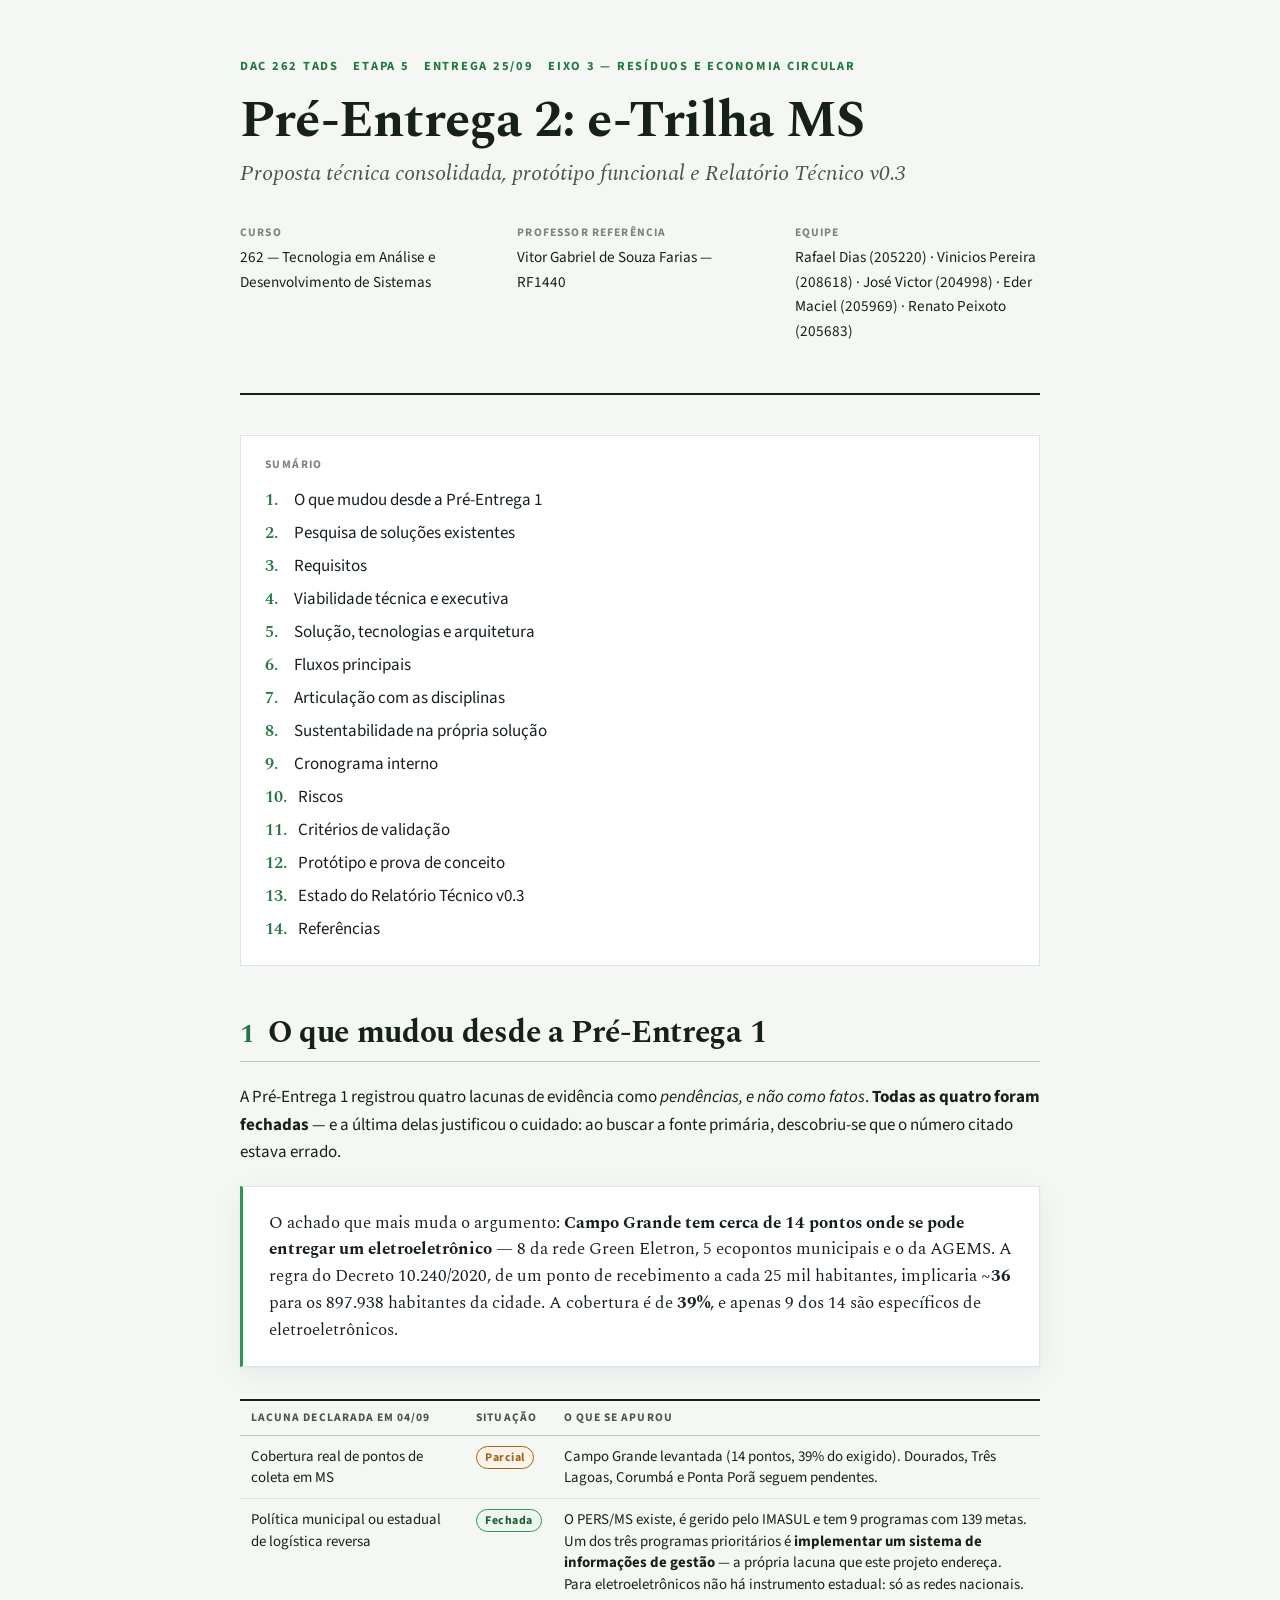
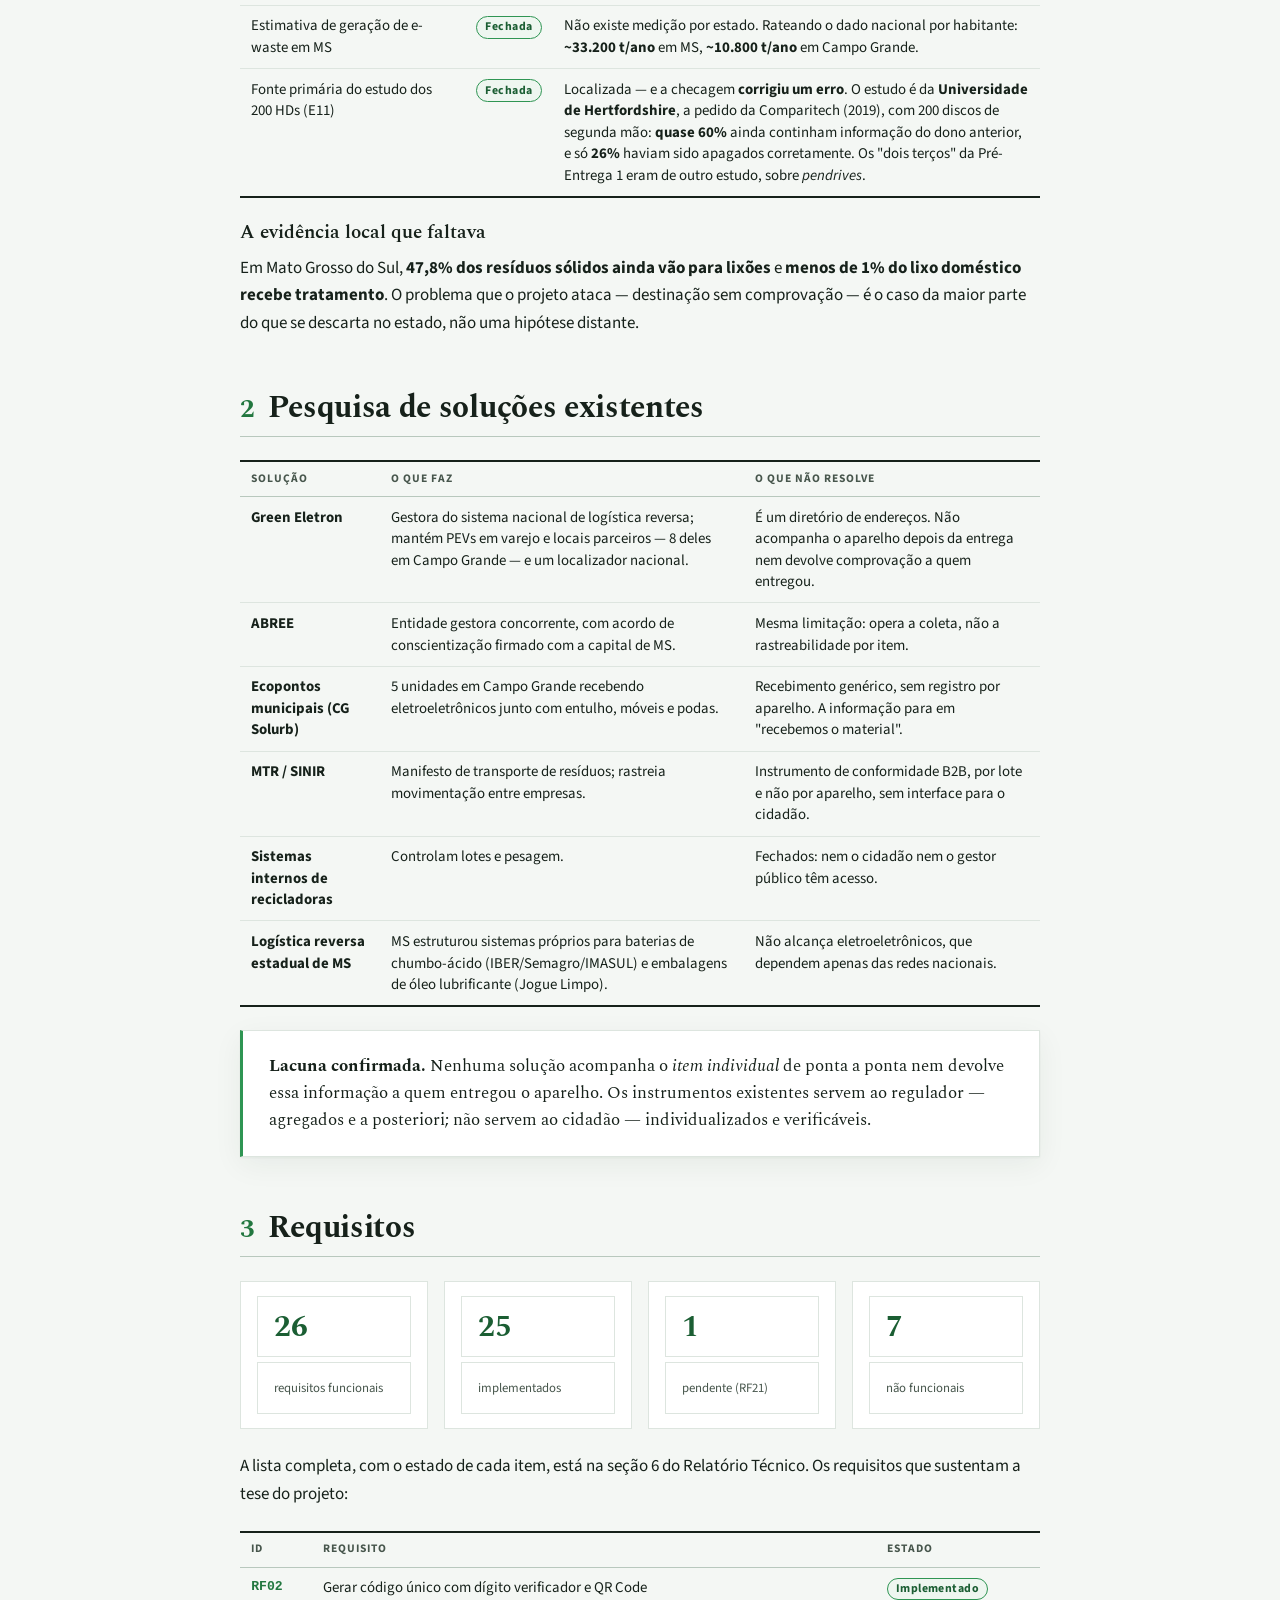
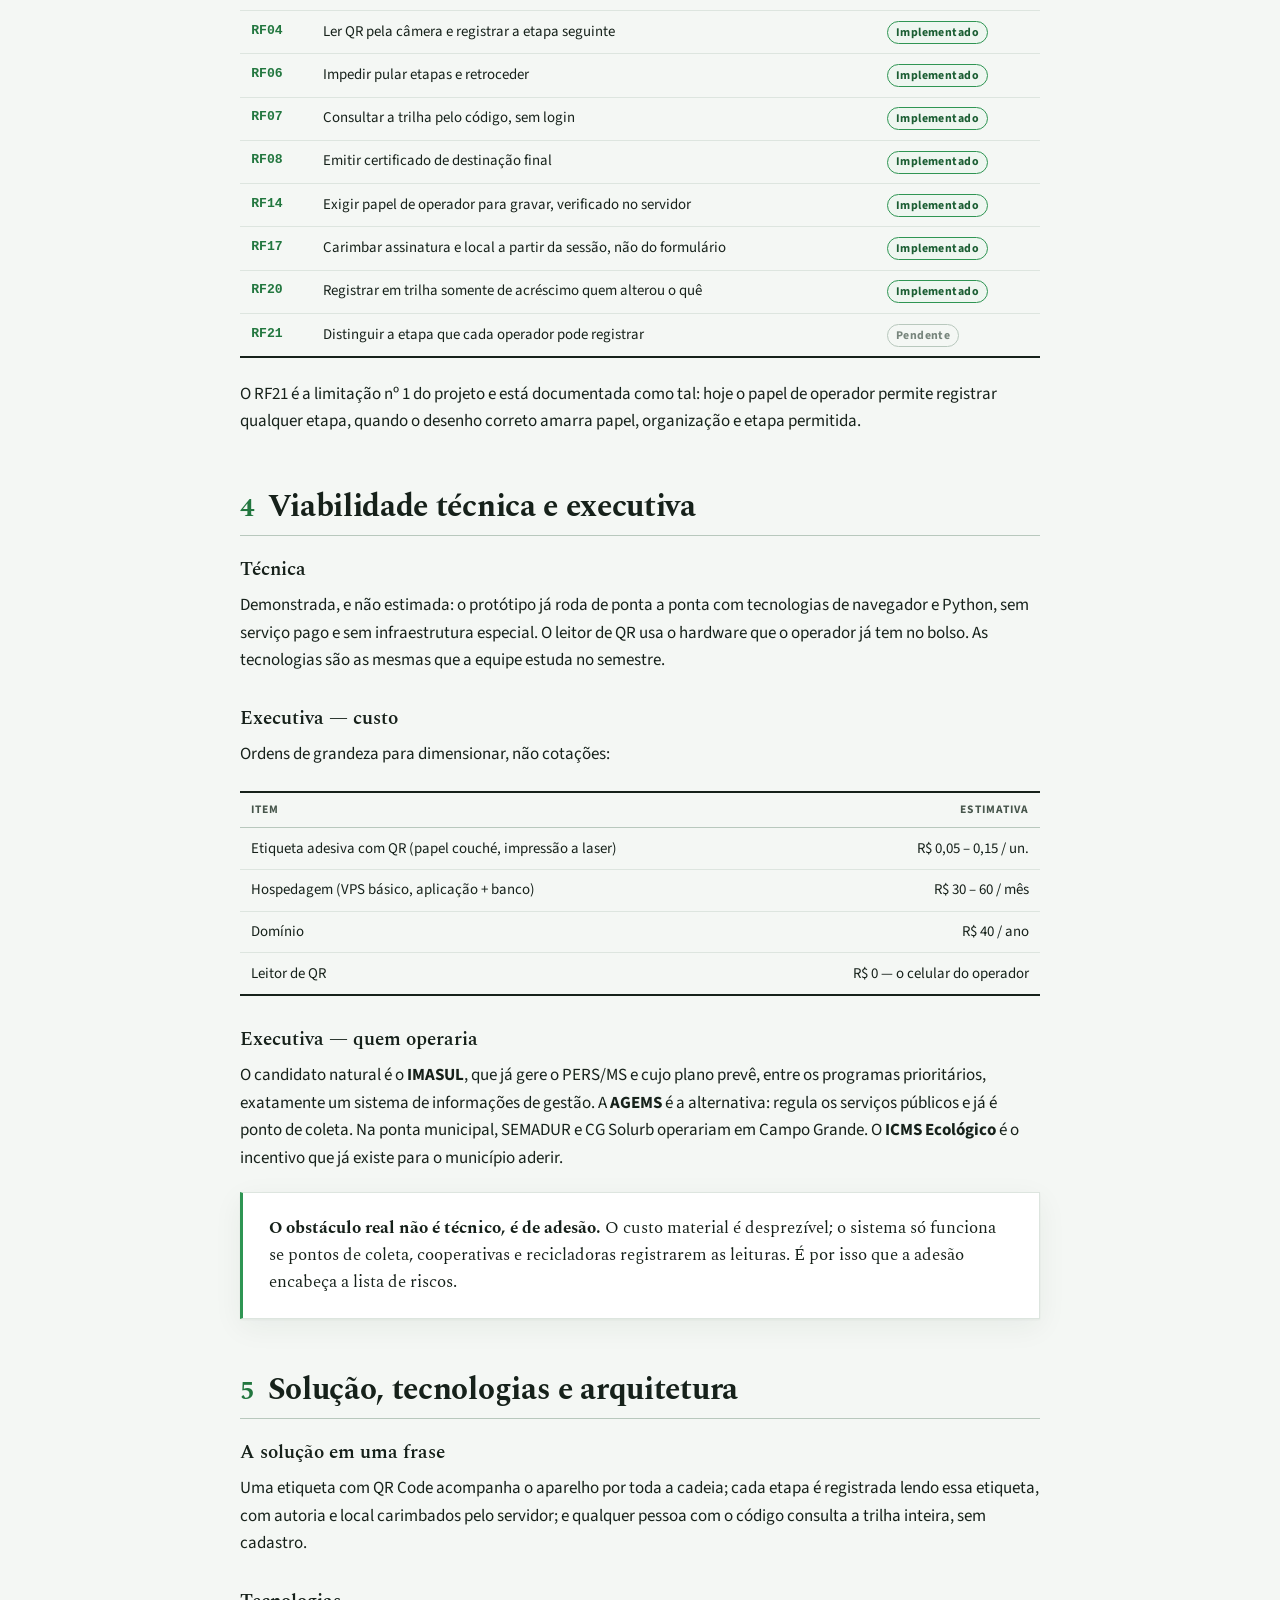
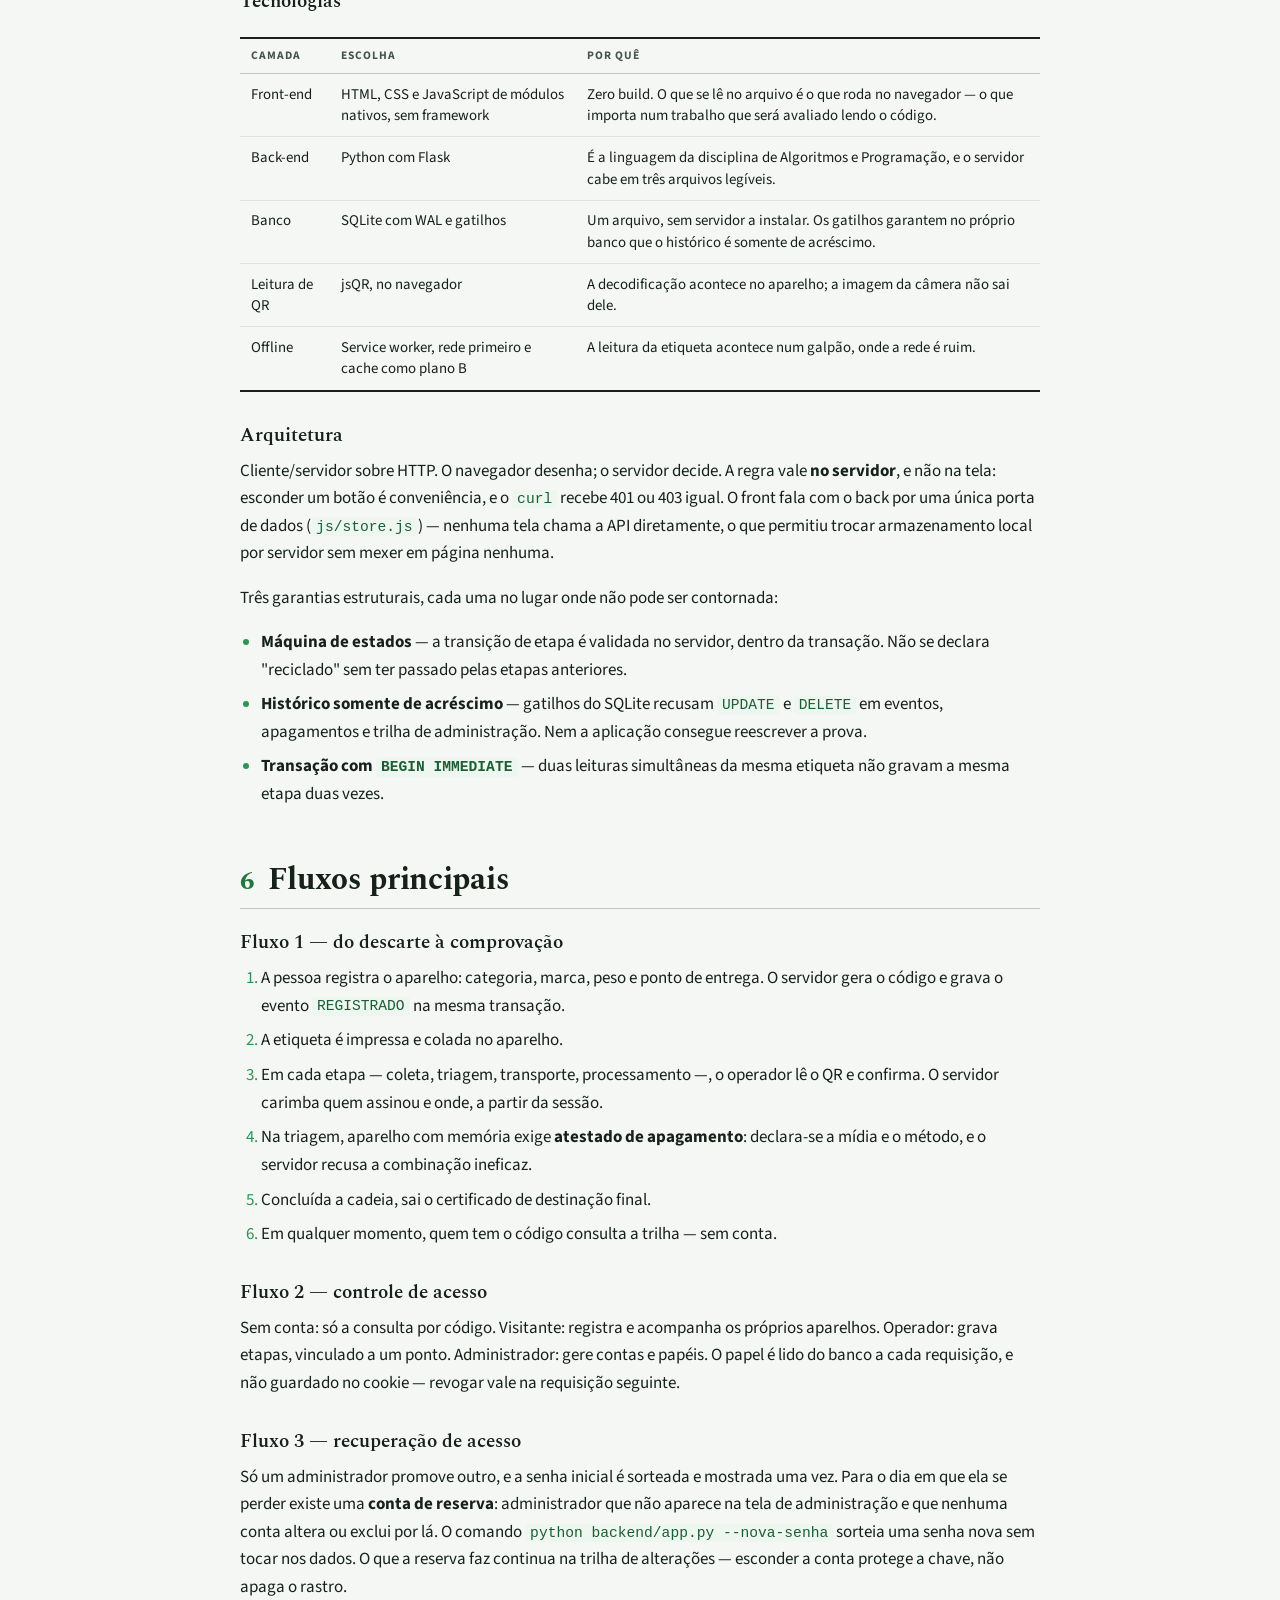
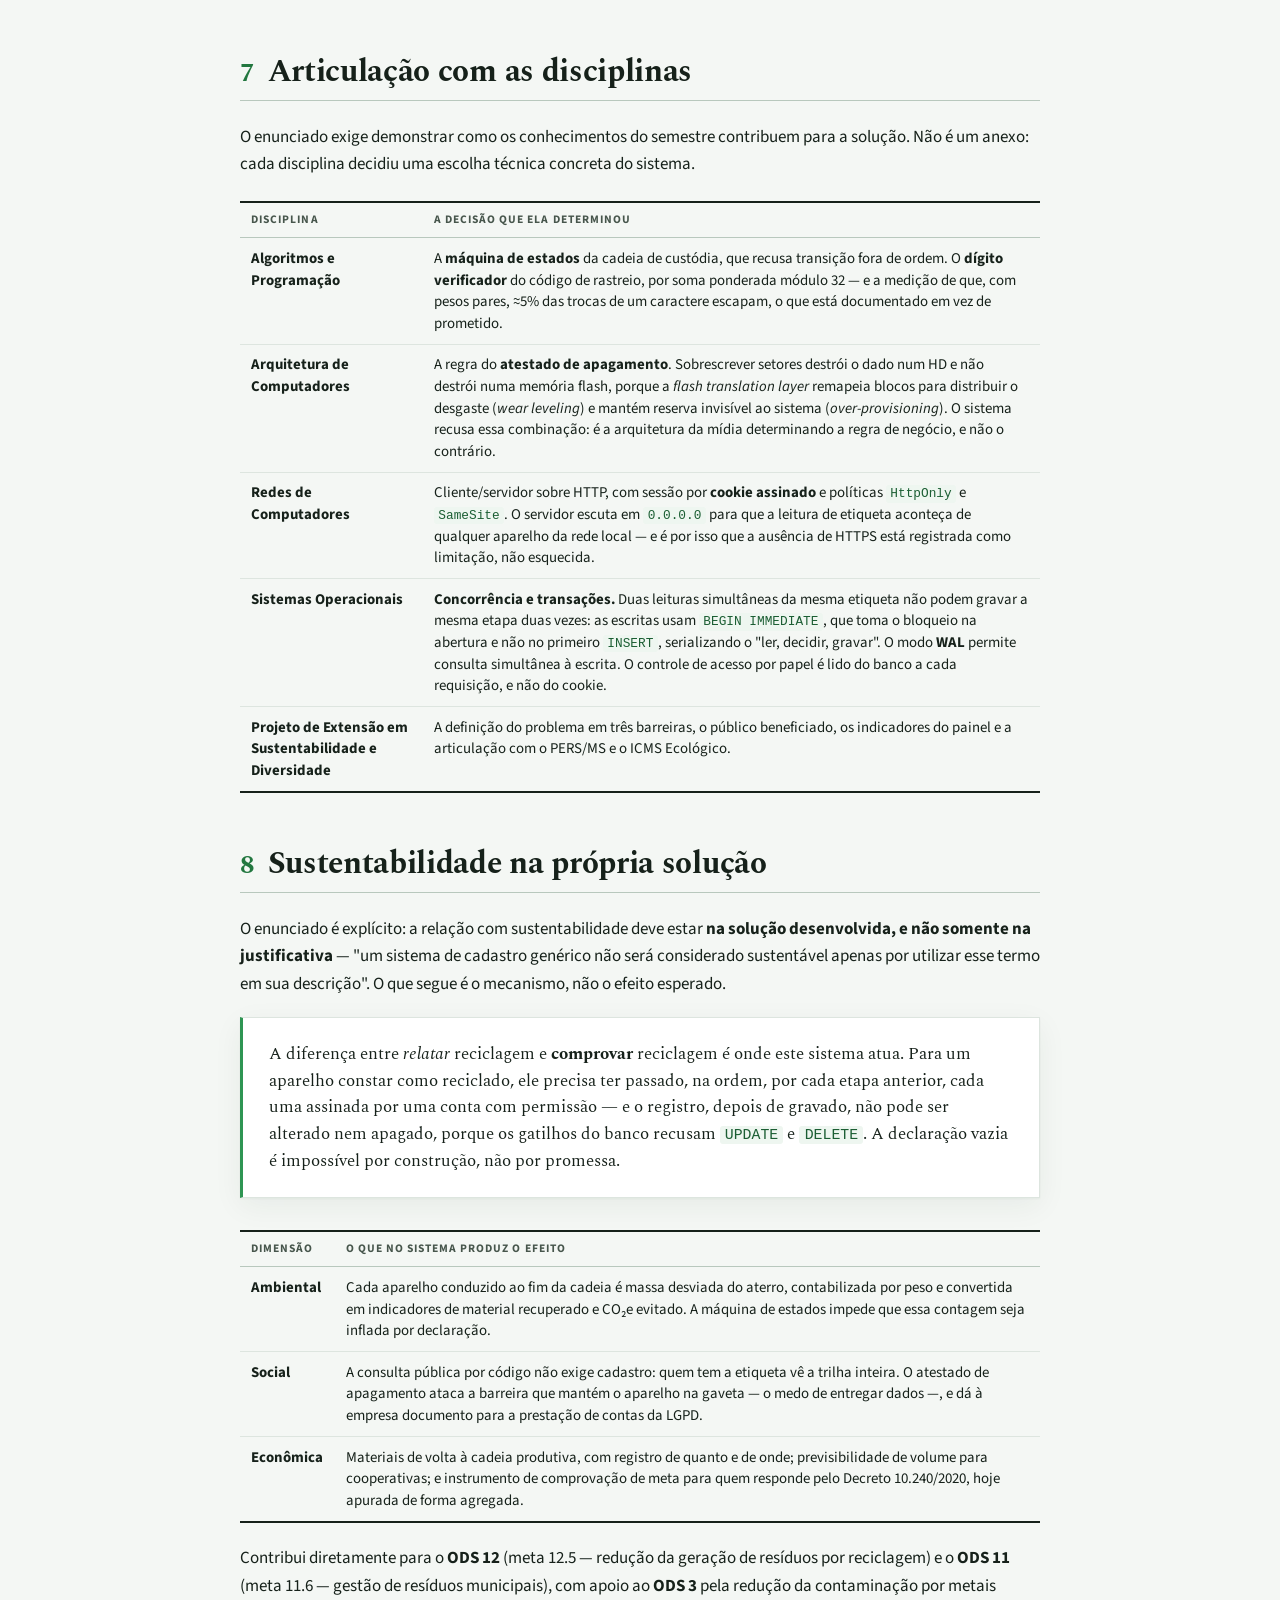
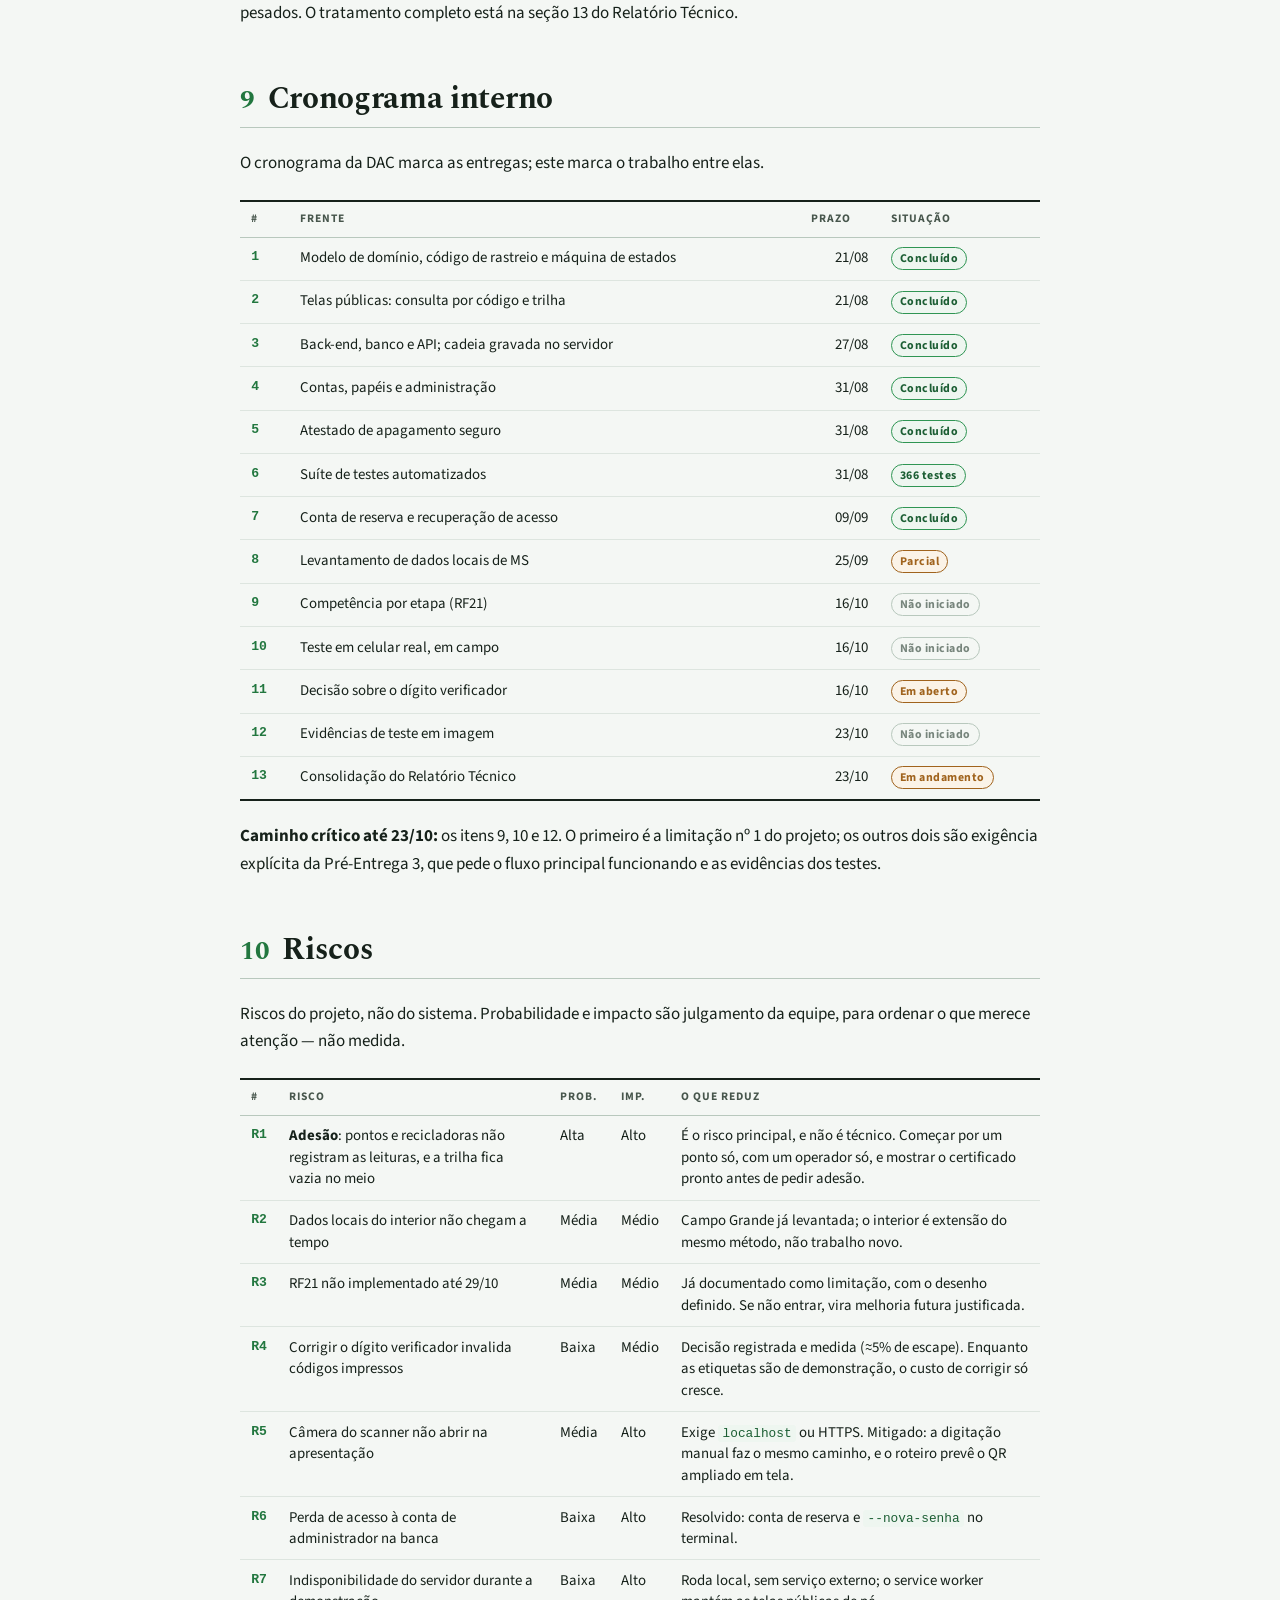
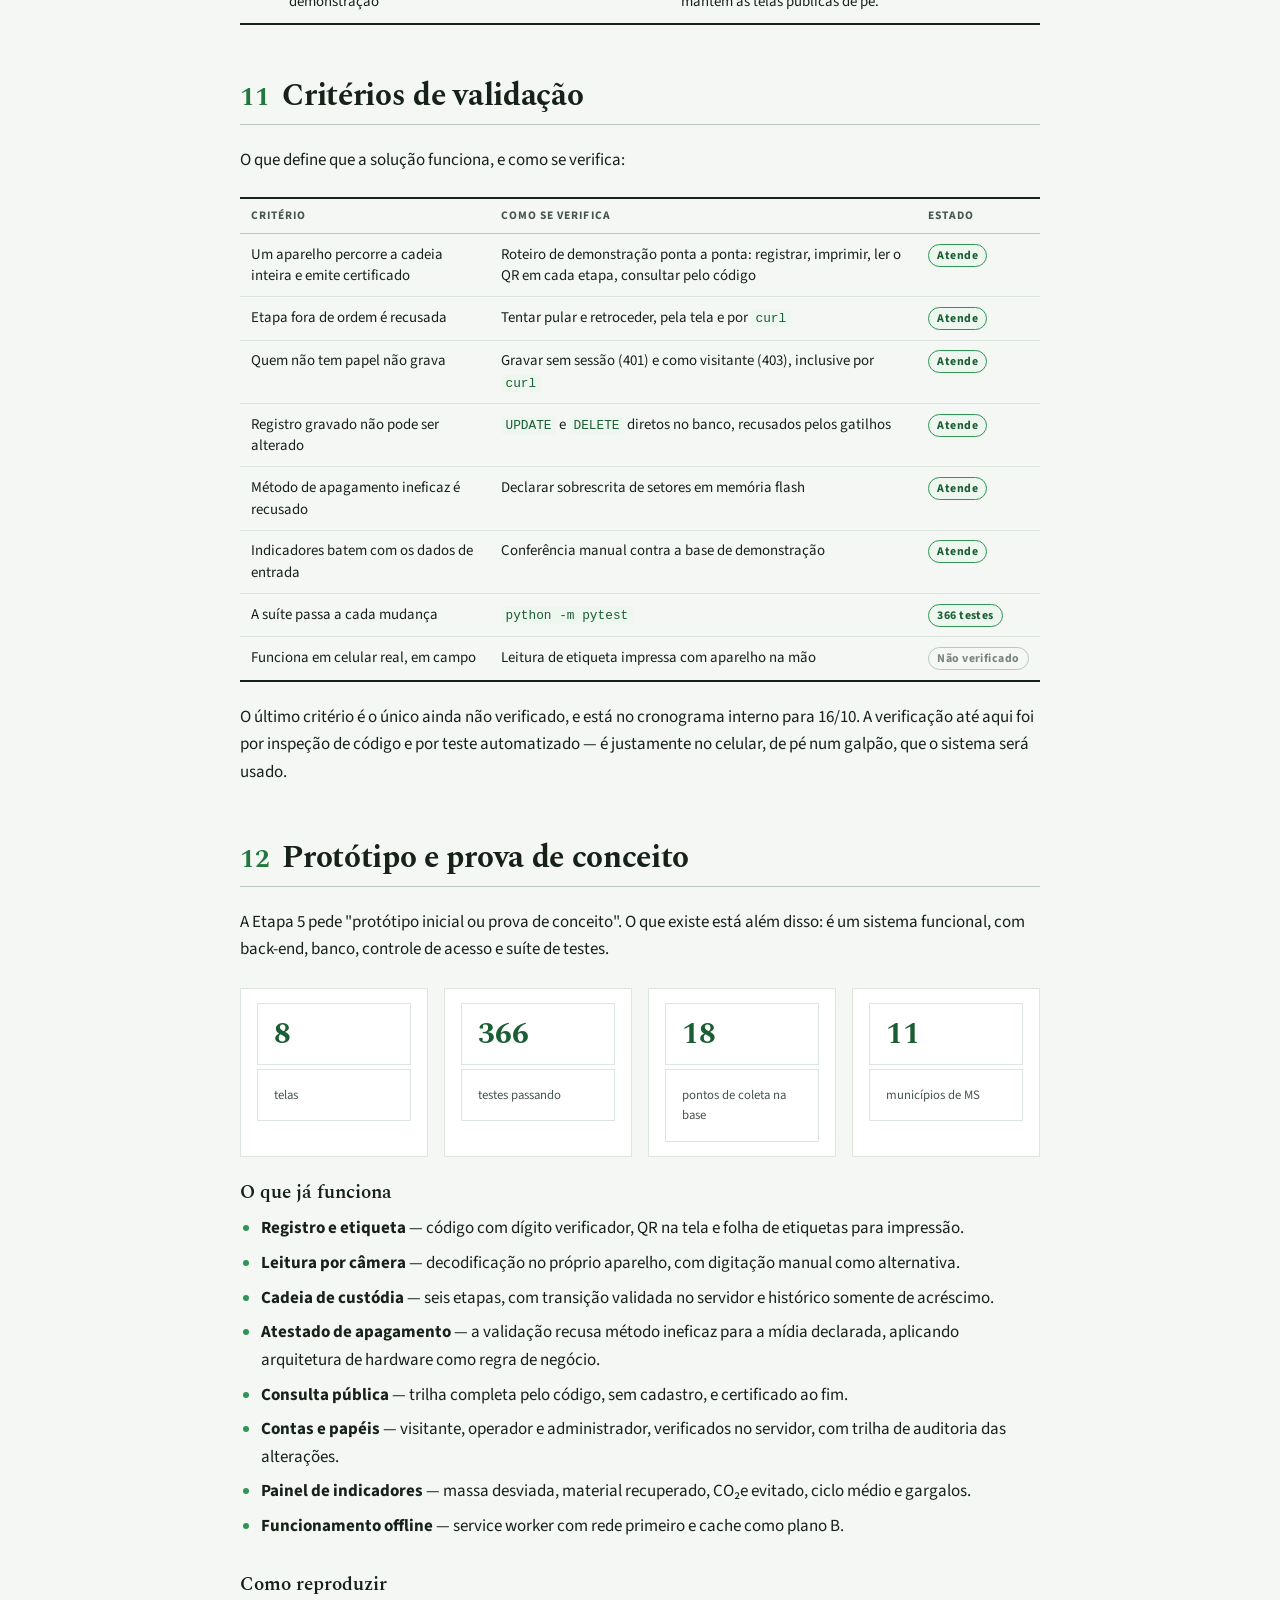
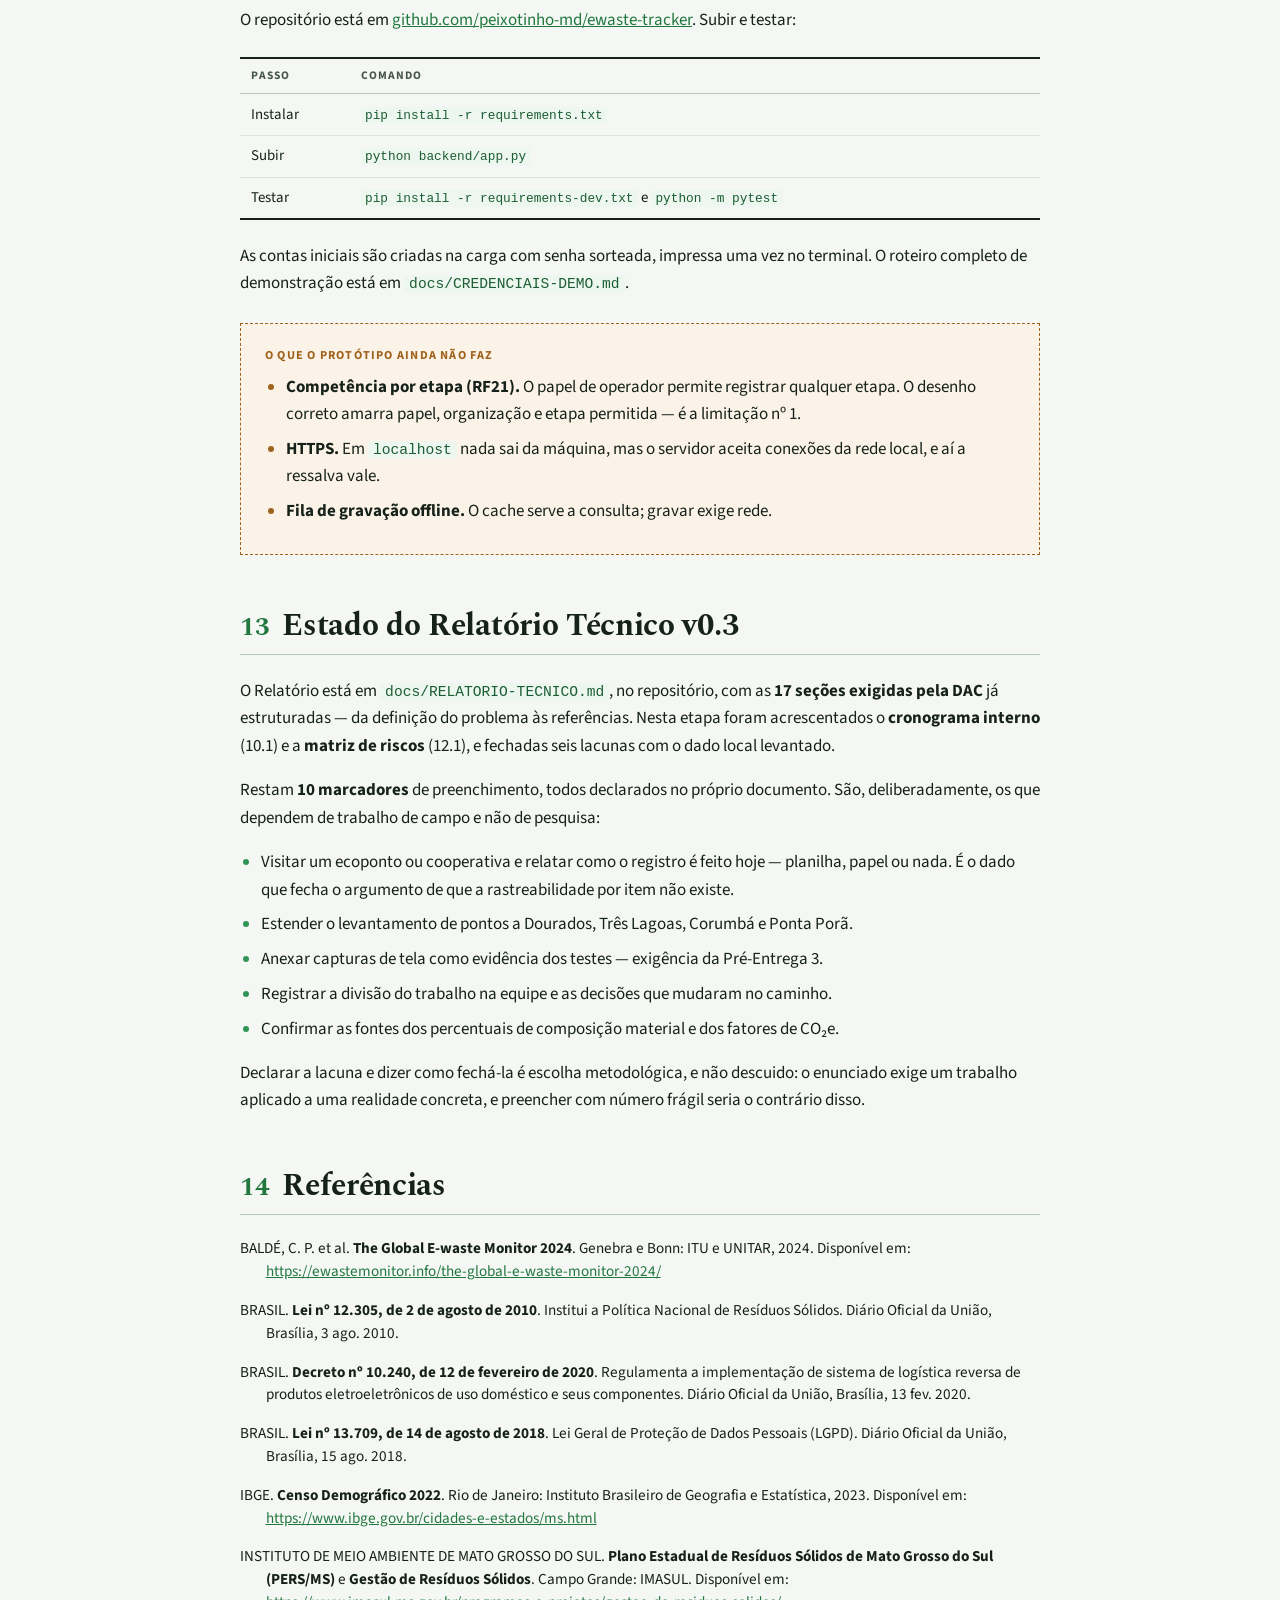
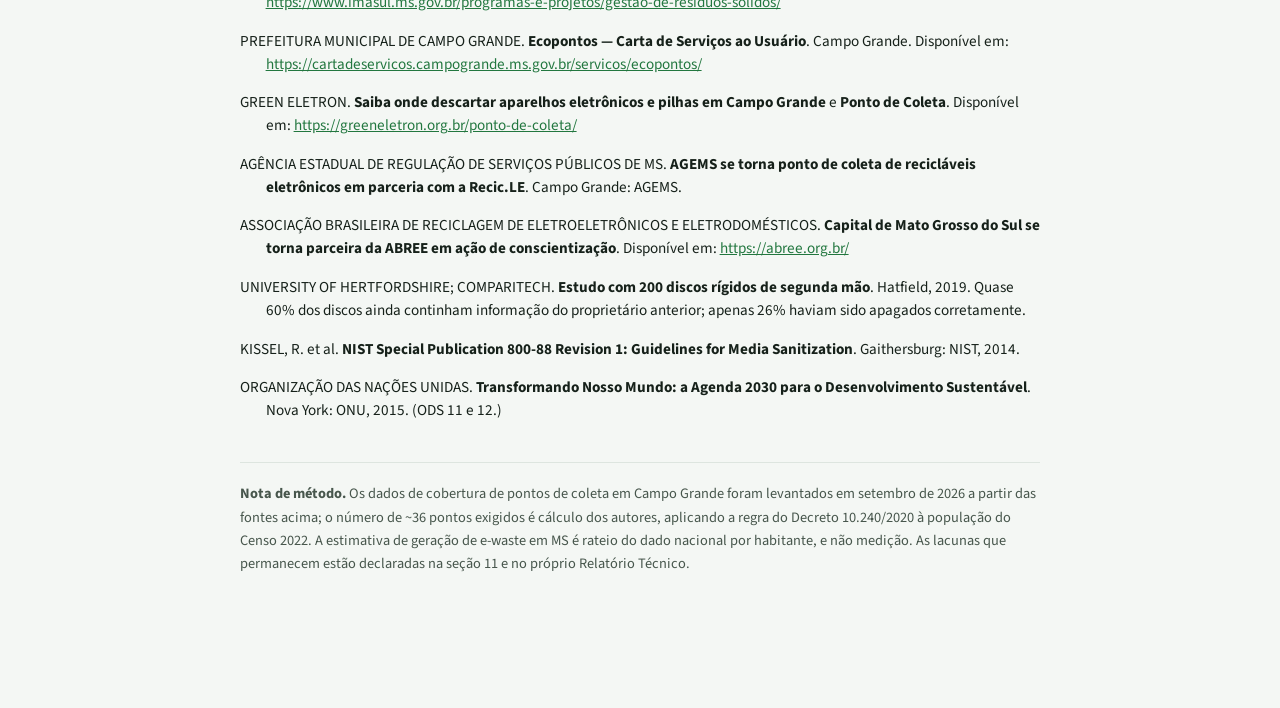
<file: docs/pre-entrega-2.html>
<!doctype html>
<html lang="pt-BR" data-theme="light">
<head>
<meta charset="utf-8">
<meta name="viewport" content="width=device-width, initial-scale=1">
</head>
<body>
<title>Pré-Entrega 2 e-Trilha MS</title>
<link rel="stylesheet" href="https://fonts.googleapis.com/css2?family=Spectral:ital,wght@0,400;0,600;0,700;1,400&family=Source+Sans+3:ital,wght@0,400;0,600;0,700;1,400&display=swap">
<style>
  :root {
    --tinta:#16211a; --tinta-media:#47564c; --tinta-fraca:#77857c;
    --fundo:#f4f7f4; --superficie:#ffffff; --borda:#dde5df; --borda-forte:#b8c8bd;
    --verde-700:#1b5e33; --verde-600:#22773f; --verde-500:#2f9553; --verde-050:#eef6f0;
    --terra:#a0631d; --terra-fundo:#fbf3e7;
    --vermelho:#b23a34; --vermelho-fundo:#fbeceb;
    --sombra:0 1px 2px rgba(16,56,31,.05), 0 8px 28px rgba(16,56,31,.06);
    --serif:"Spectral",Georgia,"Times New Roman",serif;
    --sans:"Source Sans 3","Segoe UI",system-ui,-apple-system,sans-serif;
    --mono:"Cascadia Mono","SF Mono",Consolas,"Liberation Mono",monospace;
  }
  @media (prefers-color-scheme: dark) {
    :root:not([data-theme="light"]) {
      --tinta:#e6ede8; --tinta-media:#a9b8ae; --tinta-fraca:#7d8c83;
      --fundo:#0f1712; --superficie:#17211a; --borda:#2a3830; --borda-forte:#3d5145;
      --verde-700:#6cc78c; --verde-600:#4fb271; --verde-500:#46b06b; --verde-050:#16281c;
      --terra:#d8a05a; --terra-fundo:#2a2114;
      --vermelho:#e08b84; --vermelho-fundo:#2c1917;
      --sombra:0 1px 2px rgba(0,0,0,.4), 0 8px 28px rgba(0,0,0,.3);
    }
  }
  :root[data-theme="dark"] {
    --tinta:#e6ede8; --tinta-media:#a9b8ae; --tinta-fraca:#7d8c83;
    --fundo:#0f1712; --superficie:#17211a; --borda:#2a3830; --borda-forte:#3d5145;
    --verde-700:#6cc78c; --verde-600:#4fb271; --verde-500:#46b06b; --verde-050:#16281c;
    --terra:#d8a05a; --terra-fundo:#2a2114;
    --vermelho:#e08b84; --vermelho-fundo:#2c1917;
    --sombra:0 1px 2px rgba(0,0,0,.4), 0 8px 28px rgba(0,0,0,.3);
  }

  * { box-sizing: border-box; }
  body {
    background: var(--fundo); color: var(--tinta); font-family: var(--sans);
    font-size: 17px; line-height: 1.62; margin: 0; padding: 0 1.25rem 5rem;
    -webkit-font-smoothing: antialiased;
  }
  .folha { max-width: 50rem; margin: 0 auto; }

  .capa { padding: 3.5rem 0 2rem; border-bottom: 2px solid var(--tinta); margin-bottom: 2.5rem; }
  .eyebrow {
    font-size: .78rem; font-weight: 700; letter-spacing: .14em; text-transform: uppercase;
    color: var(--verde-600); display: flex; flex-wrap: wrap; gap: .5rem .9rem; margin-bottom: 1.1rem;
  }
  h1 {
    font-family: var(--serif); font-weight: 700; font-size: clamp(2.1rem,1.4rem + 3vw,3.2rem);
    line-height: 1.08; letter-spacing: -.015em; margin: 0 0 .5rem; text-wrap: balance;
  }
  .subtitulo {
    font-family: var(--serif); font-style: italic; font-size: clamp(1.1rem,1rem + .6vw,1.35rem);
    color: var(--tinta-media); margin: 0 0 2rem; text-wrap: balance;
  }
  .ficha { display: grid; grid-template-columns: repeat(auto-fit,minmax(13rem,1fr)); gap: 1.1rem 2rem; }
  .ficha div { display: grid; gap: .15rem; align-content: start; }
  .ficha dt { font-size: .72rem; font-weight: 700; letter-spacing: .1em; text-transform: uppercase; color: var(--tinta-fraca); }
  .ficha dd { margin: 0; font-size: .95rem; }

  .sumario { background: var(--superficie); border: 1px solid var(--borda); padding: 1.25rem 1.5rem; margin-bottom: 3rem; }
  .sumario h2 { font-family: var(--sans); font-size: .72rem; font-weight: 700; letter-spacing: .12em; text-transform: uppercase; color: var(--tinta-fraca); margin: 0 0 .7rem; }
  .sumario ol { list-style: none; margin: 0; padding: 0; display: grid; gap: .1rem; counter-reset: sum; }
  .sumario li { counter-increment: sum; margin: 0; }
  .sumario a { color: var(--tinta); text-decoration: none; display: flex; gap: .7rem; align-items: baseline; padding: .12rem 0; }
  .sumario a::before { content: counter(sum) "."; font-family: var(--serif); font-weight: 600; color: var(--verde-600); min-width: 1.1rem; font-variant-numeric: tabular-nums; }
  .sumario a:hover { color: var(--verde-600); text-decoration: underline; }

  section { margin-bottom: 3.25rem; scroll-margin-top: 1.5rem; }
  h2.secao {
    font-family: var(--serif); font-weight: 700; font-size: clamp(1.45rem,1.2rem + 1.1vw,1.95rem);
    line-height: 1.2; letter-spacing: -.01em; margin: 0 0 1.4rem; padding-bottom: .6rem;
    border-bottom: 1px solid var(--borda-forte); display: flex; gap: .8rem; align-items: baseline; text-wrap: balance;
  }
  h2.secao .n { font-size: .82em; color: var(--verde-600); font-variant-numeric: tabular-nums; flex: none; }
  h3 { font-family: var(--serif); font-weight: 600; font-size: 1.18rem; line-height: 1.3; margin: 2rem 0 .6rem; text-wrap: balance; }
  h3:first-of-type { margin-top: 0; }
  h4 { font-family: var(--sans); font-size: .76rem; font-weight: 700; letter-spacing: .1em; text-transform: uppercase; color: var(--verde-600); margin: 1.6rem 0 .5rem; }

  p { margin: 0 0 1.05rem; }
  a { color: var(--verde-600); }
  ul, ol { margin: 0 0 1.05rem; padding-left: 1.3rem; }
  li { margin-bottom: .45rem; }
  li::marker { color: var(--verde-500); }
  code { font-family: var(--mono); font-size: .86em; background: var(--verde-050); padding: .08em .35em; border-radius: 3px; color: var(--verde-700); }

  .tabela-caixa { overflow-x: auto; margin: 1.4rem 0; }
  table { border-collapse: collapse; width: 100%; font-size: .93rem; line-height: 1.45; }
  thead th {
    font-family: var(--sans); font-size: .72rem; font-weight: 700; letter-spacing: .09em;
    text-transform: uppercase; color: var(--tinta-media); text-align: left;
    padding: .55rem .7rem; vertical-align: bottom;
    border-top: 2px solid var(--tinta); border-bottom: 1px solid var(--borda-forte); white-space: nowrap;
  }
  tbody td { padding: .6rem .7rem; vertical-align: top; border-bottom: 1px solid var(--borda); }
  tbody tr:last-child td { border-bottom: 2px solid var(--tinta); }
  .num { text-align: right; font-variant-numeric: tabular-nums; white-space: nowrap; }
  .ref { font-family: var(--mono); font-size: .82rem; font-weight: 600; color: var(--verde-600); white-space: nowrap; }
  tfoot td { padding: .7rem .7rem 0; font-size: .84rem; color: var(--tinta-fraca); border: 0; }
  .total td { font-weight: 700; }

  .selo { font-size: .74rem; font-weight: 700; letter-spacing: .04em; padding: .12rem .5rem; border-radius: 100px; white-space: nowrap; display: inline-block; }
  .ok { background: var(--verde-050); color: var(--verde-700); border: 1px solid var(--verde-500); }
  .parcial { background: var(--terra-fundo); color: var(--terra); border: 1px solid var(--terra); }
  .pendente { background: transparent; color: var(--tinta-fraca); border: 1px solid var(--borda-forte); }

  .destaque {
    background: var(--superficie); border: 1px solid var(--borda); border-left: 3px solid var(--verde-500);
    box-shadow: var(--sombra); padding: 1.4rem 1.6rem; margin: 1.2rem 0 2rem;
    font-family: var(--serif); font-size: 1.08rem; line-height: 1.55;
  }
  .destaque p:last-child { margin-bottom: 0; }

  .pendencias { border: 1px dashed var(--terra); background: var(--terra-fundo); padding: 1.35rem 1.5rem; margin: 1.6rem 0; }
  .pendencias h4 { color: var(--terra); margin-top: 0; }
  .pendencias ol, .pendencias ul { margin-bottom: 0; }
  .pendencias li::marker { color: var(--terra); }

  .placar { display: grid; grid-template-columns: repeat(auto-fit,minmax(9rem,1fr)); gap: 1rem; margin: 1.5rem 0; }
  .placar div { background: var(--superficie); border: 1px solid var(--borda); padding: .9rem 1rem; }
  .placar .v { font-family: var(--serif); font-size: 1.9rem; font-weight: 700; line-height: 1; color: var(--verde-700); font-variant-numeric: tabular-nums; }
  .placar .r { font-size: .8rem; color: var(--tinta-media); margin-top: .3rem; }

  .referencias { display: grid; gap: 1rem; }
  .referencias p { margin: 0; padding-left: 1.6rem; text-indent: -1.6rem; font-size: .95rem; line-height: 1.5; }
  .referencias a { word-break: break-word; }
  .nota-metodo { margin-top: 2.5rem; padding-top: 1.2rem; border-top: 1px solid var(--borda); font-size: .9rem; color: var(--tinta-media); }

  a:focus-visible { outline: 2px solid var(--verde-500); outline-offset: 3px; }
  @media (prefers-reduced-motion: reduce) { * { animation: none !important; transition: none !important; } }

  @media print {
    body { background: #fff; color: #111; font-size: 10.5pt; padding: 0; }
    .folha { max-width: none; }
    .capa { padding-top: 0; }
    section { break-inside: auto; margin-bottom: 1.6rem; }
    h2.secao, h3 { break-after: avoid; }
    table, .pendencias, .destaque, .placar { break-inside: avoid; }
    .pendencias, .destaque, .placar div { background: #fff; }
    a { color: #111; text-decoration: none; }
  }
</style>

<div class="folha">

  <header class="capa">
    <div class="eyebrow">
      <span>DAC 262 TADS</span><span>Etapa 5</span><span>Entrega 25/09</span><span>Eixo 3 — Resíduos e Economia Circular</span>
    </div>
    <h1>Pré-Entrega 2: e-Trilha MS</h1>
    <p class="subtitulo">Proposta técnica consolidada, protótipo funcional e Relatório Técnico v0.3</p>
    <dl class="ficha">
      <div><dt>Curso</dt><dd>262 — Tecnologia em Análise e Desenvolvimento de Sistemas</dd></div>
      <div><dt>Professor referência</dt><dd>Vitor Gabriel de Souza Farias — RF1440</dd></div>
      <div><dt>Equipe</dt><dd>Rafael Dias (205220) · Vinicios Pereira (208618) · José Victor (204998) · Eder Maciel (205969) · Renato Peixoto (205683)</dd></div>
    </dl>
  </header>

  <nav class="sumario" aria-label="Sumário">
    <h2>Sumário</h2>
    <ol>
      <li><a href="#evolucao">O que mudou desde a Pré-Entrega 1</a></li>
      <li><a href="#solucoes">Pesquisa de soluções existentes</a></li>
      <li><a href="#requisitos">Requisitos</a></li>
      <li><a href="#viabilidade">Viabilidade técnica e executiva</a></li>
      <li><a href="#solucao">Solução, tecnologias e arquitetura</a></li>
      <li><a href="#fluxos">Fluxos principais</a></li>
      <li><a href="#disciplinas">Articulação com as disciplinas</a></li>
      <li><a href="#sustentabilidade">Sustentabilidade na própria solução</a></li>
      <li><a href="#cronograma">Cronograma interno</a></li>
      <li><a href="#riscos">Riscos</a></li>
      <li><a href="#validacao">Critérios de validação</a></li>
      <li><a href="#prototipo">Protótipo e prova de conceito</a></li>
      <li><a href="#relatorio">Estado do Relatório Técnico v0.3</a></li>
      <li><a href="#referencias">Referências</a></li>
    </ol>
  </nav>

  <!-- 1 -->
  <section id="evolucao">
    <h2 class="secao"><span class="n">1</span> O que mudou desde a Pré-Entrega 1</h2>

    <p>A Pré-Entrega 1 registrou quatro lacunas de evidência como <em>pendências, e não como fatos</em>. <strong>Todas as quatro foram fechadas</strong> — e a última delas justificou o cuidado: ao buscar a fonte primária, descobriu-se que o número citado estava errado.</p>

    <div class="destaque">
      <p>O achado que mais muda o argumento: <strong>Campo Grande tem cerca de 14 pontos onde se pode entregar um eletroeletrônico</strong> — 8 da rede Green Eletron, 5 ecopontos municipais e o da AGEMS. A regra do Decreto 10.240/2020, de um ponto de recebimento a cada 25 mil habitantes, implicaria <strong>~36</strong> para os 897.938 habitantes da cidade. A cobertura é de <strong>39%</strong>, e apenas 9 dos 14 são específicos de eletroeletrônicos.</p>
    </div>

    <div class="tabela-caixa">
      <table>
        <thead><tr><th>Lacuna declarada em 04/09</th><th>Situação</th><th>O que se apurou</th></tr></thead>
        <tbody>
          <tr>
            <td>Cobertura real de pontos de coleta em MS</td>
            <td><span class="selo parcial">Parcial</span></td>
            <td>Campo Grande levantada (14 pontos, 39% do exigido). Dourados, Três Lagoas, Corumbá e Ponta Porã seguem pendentes.</td>
          </tr>
          <tr>
            <td>Política municipal ou estadual de logística reversa</td>
            <td><span class="selo ok">Fechada</span></td>
            <td>O PERS/MS existe, é gerido pelo IMASUL e tem 9 programas com 139 metas. Um dos três programas prioritários é <strong>implementar um sistema de informações de gestão</strong> — a própria lacuna que este projeto endereça. Para eletroeletrônicos não há instrumento estadual: só as redes nacionais.</td>
          </tr>
          <tr>
            <td>Estimativa de geração de e-waste em MS</td>
            <td><span class="selo ok">Fechada</span></td>
            <td>Não existe medição por estado. Rateando o dado nacional por habitante: <strong>~33.200 t/ano</strong> em MS, <strong>~10.800 t/ano</strong> em Campo Grande.</td>
          </tr>
          <tr>
            <td>Fonte primária do estudo dos 200 HDs (E11)</td>
            <td><span class="selo ok">Fechada</span></td>
            <td>Localizada — e a checagem <strong>corrigiu um erro</strong>. O estudo é da <strong>Universidade de Hertfordshire</strong>, a pedido da Comparitech (2019), com 200 discos de segunda mão: <strong>quase 60%</strong> ainda continham informação do dono anterior, e só <strong>26%</strong> haviam sido apagados corretamente. Os "dois terços" da Pré-Entrega 1 eram de outro estudo, sobre <em>pendrives</em>.</td>
          </tr>
        </tbody>
      </table>
    </div>

    <h3>A evidência local que faltava</h3>
    <p>Em Mato Grosso do Sul, <strong>47,8% dos resíduos sólidos ainda vão para lixões</strong> e <strong>menos de 1% do lixo doméstico recebe tratamento</strong>. O problema que o projeto ataca — destinação sem comprovação — é o caso da maior parte do que se descarta no estado, não uma hipótese distante.</p>
  </section>

  <!-- 2 -->
  <section id="solucoes">
    <h2 class="secao"><span class="n">2</span> Pesquisa de soluções existentes</h2>

    <div class="tabela-caixa">
      <table>
        <thead><tr><th>Solução</th><th>O que faz</th><th>O que não resolve</th></tr></thead>
        <tbody>
          <tr><td><strong>Green Eletron</strong></td><td>Gestora do sistema nacional de logística reversa; mantém PEVs em varejo e locais parceiros — 8 deles em Campo Grande — e um localizador nacional.</td><td>É um diretório de endereços. Não acompanha o aparelho depois da entrega nem devolve comprovação a quem entregou.</td></tr>
          <tr><td><strong>ABREE</strong></td><td>Entidade gestora concorrente, com acordo de conscientização firmado com a capital de MS.</td><td>Mesma limitação: opera a coleta, não a rastreabilidade por item.</td></tr>
          <tr><td><strong>Ecopontos municipais (CG Solurb)</strong></td><td>5 unidades em Campo Grande recebendo eletroeletrônicos junto com entulho, móveis e podas.</td><td>Recebimento genérico, sem registro por aparelho. A informação para em "recebemos o material".</td></tr>
          <tr><td><strong>MTR / SINIR</strong></td><td>Manifesto de transporte de resíduos; rastreia movimentação entre empresas.</td><td>Instrumento de conformidade B2B, por lote e não por aparelho, sem interface para o cidadão.</td></tr>
          <tr><td><strong>Sistemas internos de recicladoras</strong></td><td>Controlam lotes e pesagem.</td><td>Fechados: nem o cidadão nem o gestor público têm acesso.</td></tr>
          <tr><td><strong>Logística reversa estadual de MS</strong></td><td>MS estruturou sistemas próprios para baterias de chumbo-ácido (IBER/Semagro/IMASUL) e embalagens de óleo lubrificante (Jogue Limpo).</td><td>Não alcança eletroeletrônicos, que dependem apenas das redes nacionais.</td></tr>
        </tbody>
      </table>
    </div>

    <div class="destaque">
      <p><strong>Lacuna confirmada.</strong> Nenhuma solução acompanha o <em>item individual</em> de ponta a ponta nem devolve essa informação a quem entregou o aparelho. Os instrumentos existentes servem ao regulador — agregados e a posteriori; não servem ao cidadão — individualizados e verificáveis.</p>
    </div>
  </section>

  <!-- 3 -->
  <section id="requisitos">
    <h2 class="secao"><span class="n">3</span> Requisitos</h2>

    <div class="placar">
      <div><div class="v">26</div><div class="r">requisitos funcionais</div></div>
      <div><div class="v">25</div><div class="r">implementados</div></div>
      <div><div class="v">1</div><div class="r">pendente (RF21)</div></div>
      <div><div class="v">7</div><div class="r">não funcionais</div></div>
    </div>

    <p>A lista completa, com o estado de cada item, está na seção 6 do Relatório Técnico. Os requisitos que sustentam a tese do projeto:</p>

    <div class="tabela-caixa">
      <table>
        <thead><tr><th>ID</th><th>Requisito</th><th>Estado</th></tr></thead>
        <tbody>
          <tr><td class="ref">RF02</td><td>Gerar código único com dígito verificador e QR Code</td><td><span class="selo ok">Implementado</span></td></tr>
          <tr><td class="ref">RF04</td><td>Ler QR pela câmera e registrar a etapa seguinte</td><td><span class="selo ok">Implementado</span></td></tr>
          <tr><td class="ref">RF06</td><td>Impedir pular etapas e retroceder</td><td><span class="selo ok">Implementado</span></td></tr>
          <tr><td class="ref">RF07</td><td>Consultar a trilha pelo código, sem login</td><td><span class="selo ok">Implementado</span></td></tr>
          <tr><td class="ref">RF08</td><td>Emitir certificado de destinação final</td><td><span class="selo ok">Implementado</span></td></tr>
          <tr><td class="ref">RF14</td><td>Exigir papel de operador para gravar, verificado no servidor</td><td><span class="selo ok">Implementado</span></td></tr>
          <tr><td class="ref">RF17</td><td>Carimbar assinatura e local a partir da sessão, não do formulário</td><td><span class="selo ok">Implementado</span></td></tr>
          <tr><td class="ref">RF20</td><td>Registrar em trilha somente de acréscimo quem alterou o quê</td><td><span class="selo ok">Implementado</span></td></tr>
          <tr><td class="ref">RF21</td><td>Distinguir a etapa que cada operador pode registrar</td><td><span class="selo pendente">Pendente</span></td></tr>
        </tbody>
      </table>
    </div>

    <p>O RF21 é a limitação nº 1 do projeto e está documentada como tal: hoje o papel de operador permite registrar qualquer etapa, quando o desenho correto amarra papel, organização e etapa permitida.</p>
  </section>

  <!-- 4 -->
  <section id="viabilidade">
    <h2 class="secao"><span class="n">4</span> Viabilidade técnica e executiva</h2>

    <h3>Técnica</h3>
    <p>Demonstrada, e não estimada: o protótipo já roda de ponta a ponta com tecnologias de navegador e Python, sem serviço pago e sem infraestrutura especial. O leitor de QR usa o hardware que o operador já tem no bolso. As tecnologias são as mesmas que a equipe estuda no semestre.</p>

    <h3>Executiva — custo</h3>
    <p>Ordens de grandeza para dimensionar, não cotações:</p>
    <div class="tabela-caixa">
      <table>
        <thead><tr><th>Item</th><th class="num">Estimativa</th></tr></thead>
        <tbody>
          <tr><td>Etiqueta adesiva com QR (papel couché, impressão a laser)</td><td class="num">R$ 0,05 – 0,15 / un.</td></tr>
          <tr><td>Hospedagem (VPS básico, aplicação + banco)</td><td class="num">R$ 30 – 60 / mês</td></tr>
          <tr><td>Domínio</td><td class="num">R$ 40 / ano</td></tr>
          <tr><td>Leitor de QR</td><td class="num">R$ 0 — o celular do operador</td></tr>
        </tbody>
      </table>
    </div>

    <h3>Executiva — quem operaria</h3>
    <p>O candidato natural é o <strong>IMASUL</strong>, que já gere o PERS/MS e cujo plano prevê, entre os programas prioritários, exatamente um sistema de informações de gestão. A <strong>AGEMS</strong> é a alternativa: regula os serviços públicos e já é ponto de coleta. Na ponta municipal, SEMADUR e CG Solurb operariam em Campo Grande. O <strong>ICMS Ecológico</strong> é o incentivo que já existe para o município aderir.</p>

    <div class="destaque">
      <p><strong>O obstáculo real não é técnico, é de adesão.</strong> O custo material é desprezível; o sistema só funciona se pontos de coleta, cooperativas e recicladoras registrarem as leituras. É por isso que a adesão encabeça a lista de riscos.</p>
    </div>
  </section>

  <!-- 5 -->
  <section id="solucao">
    <h2 class="secao"><span class="n">5</span> Solução, tecnologias e arquitetura</h2>

    <h3>A solução em uma frase</h3>
    <p>Uma etiqueta com QR Code acompanha o aparelho por toda a cadeia; cada etapa é registrada lendo essa etiqueta, com autoria e local carimbados pelo servidor; e qualquer pessoa com o código consulta a trilha inteira, sem cadastro.</p>

    <h3>Tecnologias</h3>
    <div class="tabela-caixa">
      <table>
        <thead><tr><th>Camada</th><th>Escolha</th><th>Por quê</th></tr></thead>
        <tbody>
          <tr><td>Front-end</td><td>HTML, CSS e JavaScript de módulos nativos, sem framework</td><td>Zero build. O que se lê no arquivo é o que roda no navegador — o que importa num trabalho que será avaliado lendo o código.</td></tr>
          <tr><td>Back-end</td><td>Python com Flask</td><td>É a linguagem da disciplina de Algoritmos e Programação, e o servidor cabe em três arquivos legíveis.</td></tr>
          <tr><td>Banco</td><td>SQLite com WAL e gatilhos</td><td>Um arquivo, sem servidor a instalar. Os gatilhos garantem no próprio banco que o histórico é somente de acréscimo.</td></tr>
          <tr><td>Leitura de QR</td><td>jsQR, no navegador</td><td>A decodificação acontece no aparelho; a imagem da câmera não sai dele.</td></tr>
          <tr><td>Offline</td><td>Service worker, rede primeiro e cache como plano B</td><td>A leitura da etiqueta acontece num galpão, onde a rede é ruim.</td></tr>
        </tbody>
      </table>
    </div>

    <h3>Arquitetura</h3>
    <p>Cliente/servidor sobre HTTP. O navegador desenha; o servidor decide. A regra vale <strong>no servidor</strong>, e não na tela: esconder um botão é conveniência, e o <code>curl</code> recebe 401 ou 403 igual. O front fala com o back por uma única porta de dados (<code>js/store.js</code>) — nenhuma tela chama a API diretamente, o que permitiu trocar armazenamento local por servidor sem mexer em página nenhuma.</p>

    <p>Três garantias estruturais, cada uma no lugar onde não pode ser contornada:</p>
    <ul>
      <li><strong>Máquina de estados</strong> — a transição de etapa é validada no servidor, dentro da transação. Não se declara "reciclado" sem ter passado pelas etapas anteriores.</li>
      <li><strong>Histórico somente de acréscimo</strong> — gatilhos do SQLite recusam <code>UPDATE</code> e <code>DELETE</code> em eventos, apagamentos e trilha de administração. Nem a aplicação consegue reescrever a prova.</li>
      <li><strong>Transação com <code>BEGIN IMMEDIATE</code></strong> — duas leituras simultâneas da mesma etiqueta não gravam a mesma etapa duas vezes.</li>
    </ul>
  </section>

  <!-- 6 -->
  <section id="fluxos">
    <h2 class="secao"><span class="n">6</span> Fluxos principais</h2>

    <h3>Fluxo 1 — do descarte à comprovação</h3>
    <ol>
      <li>A pessoa registra o aparelho: categoria, marca, peso e ponto de entrega. O servidor gera o código e grava o evento <code>REGISTRADO</code> na mesma transação.</li>
      <li>A etiqueta é impressa e colada no aparelho.</li>
      <li>Em cada etapa — coleta, triagem, transporte, processamento —, o operador lê o QR e confirma. O servidor carimba quem assinou e onde, a partir da sessão.</li>
      <li>Na triagem, aparelho com memória exige <strong>atestado de apagamento</strong>: declara-se a mídia e o método, e o servidor recusa a combinação ineficaz.</li>
      <li>Concluída a cadeia, sai o certificado de destinação final.</li>
      <li>Em qualquer momento, quem tem o código consulta a trilha — sem conta.</li>
    </ol>

    <h3>Fluxo 2 — controle de acesso</h3>
    <p>Sem conta: só a consulta por código. Visitante: registra e acompanha os próprios aparelhos. Operador: grava etapas, vinculado a um ponto. Administrador: gere contas e papéis. O papel é lido do banco a cada requisição, e não guardado no cookie — revogar vale na requisição seguinte.</p>

    <h3>Fluxo 3 — recuperação de acesso</h3>
    <p>Só um administrador promove outro, e a senha inicial é sorteada e mostrada uma vez. Para o dia em que ela se perder existe uma <strong>conta de reserva</strong>: administrador que não aparece na tela de administração e que nenhuma conta altera ou exclui por lá. O comando <code>python backend/app.py --nova-senha</code> sorteia uma senha nova sem tocar nos dados. O que a reserva faz continua na trilha de alterações — esconder a conta protege a chave, não apaga o rastro.</p>
  </section>

  <!-- 7 -->
  <section id="disciplinas">
    <h2 class="secao"><span class="n">7</span> Articulação com as disciplinas</h2>

    <p>O enunciado exige demonstrar como os conhecimentos do semestre contribuem para a solução. Não é um anexo: cada disciplina decidiu uma escolha técnica concreta do sistema.</p>

    <div class="tabela-caixa">
      <table>
        <thead><tr><th>Disciplina</th><th>A decisão que ela determinou</th></tr></thead>
        <tbody>
          <tr>
            <td><strong>Algoritmos e Programação</strong></td>
            <td>A <strong>máquina de estados</strong> da cadeia de custódia, que recusa transição fora de ordem. O <strong>dígito verificador</strong> do código de rastreio, por soma ponderada módulo 32 — e a medição de que, com pesos pares, ≈5% das trocas de um caractere escapam, o que está documentado em vez de prometido.</td>
          </tr>
          <tr>
            <td><strong>Arquitetura de Computadores</strong></td>
            <td>A regra do <strong>atestado de apagamento</strong>. Sobrescrever setores destrói o dado num HD e não destrói numa memória flash, porque a <em>flash translation layer</em> remapeia blocos para distribuir o desgaste (<em>wear leveling</em>) e mantém reserva invisível ao sistema (<em>over-provisioning</em>). O sistema recusa essa combinação: é a arquitetura da mídia determinando a regra de negócio, e não o contrário.</td>
          </tr>
          <tr>
            <td><strong>Redes de Computadores</strong></td>
            <td>Cliente/servidor sobre HTTP, com sessão por <strong>cookie assinado</strong> e políticas <code>HttpOnly</code> e <code>SameSite</code>. O servidor escuta em <code>0.0.0.0</code> para que a leitura de etiqueta aconteça de qualquer aparelho da rede local — e é por isso que a ausência de HTTPS está registrada como limitação, não esquecida.</td>
          </tr>
          <tr>
            <td><strong>Sistemas Operacionais</strong></td>
            <td><strong>Concorrência e transações.</strong> Duas leituras simultâneas da mesma etiqueta não podem gravar a mesma etapa duas vezes: as escritas usam <code>BEGIN IMMEDIATE</code>, que toma o bloqueio na abertura e não no primeiro <code>INSERT</code>, serializando o "ler, decidir, gravar". O modo <strong>WAL</strong> permite consulta simultânea à escrita. O controle de acesso por papel é lido do banco a cada requisição, e não do cookie.</td>
          </tr>
          <tr>
            <td><strong>Projeto de Extensão em Sustentabilidade e Diversidade</strong></td>
            <td>A definição do problema em três barreiras, o público beneficiado, os indicadores do painel e a articulação com o PERS/MS e o ICMS Ecológico.</td>
          </tr>
        </tbody>
      </table>
    </div>
  </section>

  <!-- 8 -->
  <section id="sustentabilidade">
    <h2 class="secao"><span class="n">8</span> Sustentabilidade na própria solução</h2>

    <p>O enunciado é explícito: a relação com sustentabilidade deve estar <strong>na solução desenvolvida, e não somente na justificativa</strong> — "um sistema de cadastro genérico não será considerado sustentável apenas por utilizar esse termo em sua descrição". O que segue é o mecanismo, não o efeito esperado.</p>

    <div class="destaque">
      <p>A diferença entre <em>relatar</em> reciclagem e <strong>comprovar</strong> reciclagem é onde este sistema atua. Para um aparelho constar como reciclado, ele precisa ter passado, na ordem, por cada etapa anterior, cada uma assinada por uma conta com permissão — e o registro, depois de gravado, não pode ser alterado nem apagado, porque os gatilhos do banco recusam <code>UPDATE</code> e <code>DELETE</code>. A declaração vazia é impossível por construção, não por promessa.</p>
    </div>

    <div class="tabela-caixa">
      <table>
        <thead><tr><th>Dimensão</th><th>O que no sistema produz o efeito</th></tr></thead>
        <tbody>
          <tr><td><strong>Ambiental</strong></td><td>Cada aparelho conduzido ao fim da cadeia é massa desviada do aterro, contabilizada por peso e convertida em indicadores de material recuperado e CO₂e evitado. A máquina de estados impede que essa contagem seja inflada por declaração.</td></tr>
          <tr><td><strong>Social</strong></td><td>A consulta pública por código não exige cadastro: quem tem a etiqueta vê a trilha inteira. O atestado de apagamento ataca a barreira que mantém o aparelho na gaveta — o medo de entregar dados —, e dá à empresa documento para a prestação de contas da LGPD.</td></tr>
          <tr><td><strong>Econômica</strong></td><td>Materiais de volta à cadeia produtiva, com registro de quanto e de onde; previsibilidade de volume para cooperativas; e instrumento de comprovação de meta para quem responde pelo Decreto 10.240/2020, hoje apurada de forma agregada.</td></tr>
        </tbody>
      </table>
    </div>

    <p>Contribui diretamente para o <strong>ODS 12</strong> (meta 12.5 — redução da geração de resíduos por reciclagem) e o <strong>ODS 11</strong> (meta 11.6 — gestão de resíduos municipais), com apoio ao <strong>ODS 3</strong> pela redução da contaminação por metais pesados. O tratamento completo está na seção 13 do Relatório Técnico.</p>
  </section>

  <!-- 9 -->
  <section id="cronograma">
    <h2 class="secao"><span class="n">9</span> Cronograma interno</h2>
    <p>O cronograma da DAC marca as entregas; este marca o trabalho entre elas.</p>

    <div class="tabela-caixa">
      <table>
        <thead><tr><th>#</th><th>Frente</th><th>Prazo</th><th>Situação</th></tr></thead>
        <tbody>
          <tr><td class="ref">1</td><td>Modelo de domínio, código de rastreio e máquina de estados</td><td class="num">21/08</td><td><span class="selo ok">Concluído</span></td></tr>
          <tr><td class="ref">2</td><td>Telas públicas: consulta por código e trilha</td><td class="num">21/08</td><td><span class="selo ok">Concluído</span></td></tr>
          <tr><td class="ref">3</td><td>Back-end, banco e API; cadeia gravada no servidor</td><td class="num">27/08</td><td><span class="selo ok">Concluído</span></td></tr>
          <tr><td class="ref">4</td><td>Contas, papéis e administração</td><td class="num">31/08</td><td><span class="selo ok">Concluído</span></td></tr>
          <tr><td class="ref">5</td><td>Atestado de apagamento seguro</td><td class="num">31/08</td><td><span class="selo ok">Concluído</span></td></tr>
          <tr><td class="ref">6</td><td>Suíte de testes automatizados</td><td class="num">31/08</td><td><span class="selo ok">366 testes</span></td></tr>
          <tr><td class="ref">7</td><td>Conta de reserva e recuperação de acesso</td><td class="num">09/09</td><td><span class="selo ok">Concluído</span></td></tr>
          <tr><td class="ref">8</td><td>Levantamento de dados locais de MS</td><td class="num">25/09</td><td><span class="selo parcial">Parcial</span></td></tr>
          <tr><td class="ref">9</td><td>Competência por etapa (RF21)</td><td class="num">16/10</td><td><span class="selo pendente">Não iniciado</span></td></tr>
          <tr><td class="ref">10</td><td>Teste em celular real, em campo</td><td class="num">16/10</td><td><span class="selo pendente">Não iniciado</span></td></tr>
          <tr><td class="ref">11</td><td>Decisão sobre o dígito verificador</td><td class="num">16/10</td><td><span class="selo parcial">Em aberto</span></td></tr>
          <tr><td class="ref">12</td><td>Evidências de teste em imagem</td><td class="num">23/10</td><td><span class="selo pendente">Não iniciado</span></td></tr>
          <tr><td class="ref">13</td><td>Consolidação do Relatório Técnico</td><td class="num">23/10</td><td><span class="selo parcial">Em andamento</span></td></tr>
        </tbody>
      </table>
    </div>

    <p><strong>Caminho crítico até 23/10:</strong> os itens 9, 10 e 12. O primeiro é a limitação nº 1 do projeto; os outros dois são exigência explícita da Pré-Entrega 3, que pede o fluxo principal funcionando e as evidências dos testes.</p>
  </section>

  <!-- 8 -->
  <section id="riscos">
    <h2 class="secao"><span class="n">10</span> Riscos</h2>
    <p>Riscos do projeto, não do sistema. Probabilidade e impacto são julgamento da equipe, para ordenar o que merece atenção — não medida.</p>

    <div class="tabela-caixa">
      <table>
        <thead><tr><th>#</th><th>Risco</th><th>Prob.</th><th>Imp.</th><th>O que reduz</th></tr></thead>
        <tbody>
          <tr><td class="ref">R1</td><td><strong>Adesão</strong>: pontos e recicladoras não registram as leituras, e a trilha fica vazia no meio</td><td>Alta</td><td>Alto</td><td>É o risco principal, e não é técnico. Começar por um ponto só, com um operador só, e mostrar o certificado pronto antes de pedir adesão.</td></tr>
          <tr><td class="ref">R2</td><td>Dados locais do interior não chegam a tempo</td><td>Média</td><td>Médio</td><td>Campo Grande já levantada; o interior é extensão do mesmo método, não trabalho novo.</td></tr>
          <tr><td class="ref">R3</td><td>RF21 não implementado até 29/10</td><td>Média</td><td>Médio</td><td>Já documentado como limitação, com o desenho definido. Se não entrar, vira melhoria futura justificada.</td></tr>
          <tr><td class="ref">R4</td><td>Corrigir o dígito verificador invalida códigos impressos</td><td>Baixa</td><td>Médio</td><td>Decisão registrada e medida (≈5% de escape). Enquanto as etiquetas são de demonstração, o custo de corrigir só cresce.</td></tr>
          <tr><td class="ref">R5</td><td>Câmera do scanner não abrir na apresentação</td><td>Média</td><td>Alto</td><td>Exige <code>localhost</code> ou HTTPS. Mitigado: a digitação manual faz o mesmo caminho, e o roteiro prevê o QR ampliado em tela.</td></tr>
          <tr><td class="ref">R6</td><td>Perda de acesso à conta de administrador na banca</td><td>Baixa</td><td>Alto</td><td>Resolvido: conta de reserva e <code>--nova-senha</code> no terminal.</td></tr>
          <tr><td class="ref">R7</td><td>Indisponibilidade do servidor durante a demonstração</td><td>Baixa</td><td>Alto</td><td>Roda local, sem serviço externo; o service worker mantém as telas públicas de pé.</td></tr>
        </tbody>
      </table>
    </div>
  </section>

  <!-- 9 -->
  <section id="validacao">
    <h2 class="secao"><span class="n">11</span> Critérios de validação</h2>

    <p>O que define que a solução funciona, e como se verifica:</p>

    <div class="tabela-caixa">
      <table>
        <thead><tr><th>Critério</th><th>Como se verifica</th><th>Estado</th></tr></thead>
        <tbody>
          <tr><td>Um aparelho percorre a cadeia inteira e emite certificado</td><td>Roteiro de demonstração ponta a ponta: registrar, imprimir, ler o QR em cada etapa, consultar pelo código</td><td><span class="selo ok">Atende</span></td></tr>
          <tr><td>Etapa fora de ordem é recusada</td><td>Tentar pular e retroceder, pela tela e por <code>curl</code></td><td><span class="selo ok">Atende</span></td></tr>
          <tr><td>Quem não tem papel não grava</td><td>Gravar sem sessão (401) e como visitante (403), inclusive por <code>curl</code></td><td><span class="selo ok">Atende</span></td></tr>
          <tr><td>Registro gravado não pode ser alterado</td><td><code>UPDATE</code> e <code>DELETE</code> diretos no banco, recusados pelos gatilhos</td><td><span class="selo ok">Atende</span></td></tr>
          <tr><td>Método de apagamento ineficaz é recusado</td><td>Declarar sobrescrita de setores em memória flash</td><td><span class="selo ok">Atende</span></td></tr>
          <tr><td>Indicadores batem com os dados de entrada</td><td>Conferência manual contra a base de demonstração</td><td><span class="selo ok">Atende</span></td></tr>
          <tr><td>A suíte passa a cada mudança</td><td><code>python -m pytest</code></td><td><span class="selo ok">366 testes</span></td></tr>
          <tr><td>Funciona em celular real, em campo</td><td>Leitura de etiqueta impressa com aparelho na mão</td><td><span class="selo pendente">Não verificado</span></td></tr>
        </tbody>
      </table>
    </div>

    <p>O último critério é o único ainda não verificado, e está no cronograma interno para 16/10. A verificação até aqui foi por inspeção de código e por teste automatizado — é justamente no celular, de pé num galpão, que o sistema será usado.</p>
  </section>

  <!-- 10 -->
  <section id="prototipo">
    <h2 class="secao"><span class="n">12</span> Protótipo e prova de conceito</h2>

    <p>A Etapa 5 pede "protótipo inicial ou prova de conceito". O que existe está além disso: é um sistema funcional, com back-end, banco, controle de acesso e suíte de testes.</p>

    <div class="placar">
      <div><div class="v">8</div><div class="r">telas</div></div>
      <div><div class="v">366</div><div class="r">testes passando</div></div>
      <div><div class="v">18</div><div class="r">pontos de coleta na base</div></div>
      <div><div class="v">11</div><div class="r">municípios de MS</div></div>
    </div>

    <h3>O que já funciona</h3>
    <ul>
      <li><strong>Registro e etiqueta</strong> — código com dígito verificador, QR na tela e folha de etiquetas para impressão.</li>
      <li><strong>Leitura por câmera</strong> — decodificação no próprio aparelho, com digitação manual como alternativa.</li>
      <li><strong>Cadeia de custódia</strong> — seis etapas, com transição validada no servidor e histórico somente de acréscimo.</li>
      <li><strong>Atestado de apagamento</strong> — a validação recusa método ineficaz para a mídia declarada, aplicando arquitetura de hardware como regra de negócio.</li>
      <li><strong>Consulta pública</strong> — trilha completa pelo código, sem cadastro, e certificado ao fim.</li>
      <li><strong>Contas e papéis</strong> — visitante, operador e administrador, verificados no servidor, com trilha de auditoria das alterações.</li>
      <li><strong>Painel de indicadores</strong> — massa desviada, material recuperado, CO₂e evitado, ciclo médio e gargalos.</li>
      <li><strong>Funcionamento offline</strong> — service worker com rede primeiro e cache como plano B.</li>
    </ul>

    <h3>Como reproduzir</h3>
    <p>O repositório está em <a href="https://github.com/peixotinho-md/ewaste-tracker">github.com/peixotinho-md/ewaste-tracker</a>. Subir e testar:</p>
    <div class="tabela-caixa">
      <table>
        <thead><tr><th>Passo</th><th>Comando</th></tr></thead>
        <tbody>
          <tr><td>Instalar</td><td><code>pip install -r requirements.txt</code></td></tr>
          <tr><td>Subir</td><td><code>python backend/app.py</code></td></tr>
          <tr><td>Testar</td><td><code>pip install -r requirements-dev.txt</code> e <code>python -m pytest</code></td></tr>
        </tbody>
      </table>
    </div>
    <p>As contas iniciais são criadas na carga com senha sorteada, impressa uma vez no terminal. O roteiro completo de demonstração está em <code>docs/CREDENCIAIS-DEMO.md</code>.</p>

    <div class="pendencias">
      <h4>O que o protótipo ainda não faz</h4>
      <ul>
        <li><strong>Competência por etapa (RF21).</strong> O papel de operador permite registrar qualquer etapa. O desenho correto amarra papel, organização e etapa permitida — é a limitação nº 1.</li>
        <li><strong>HTTPS.</strong> Em <code>localhost</code> nada sai da máquina, mas o servidor aceita conexões da rede local, e aí a ressalva vale.</li>
        <li><strong>Fila de gravação offline.</strong> O cache serve a consulta; gravar exige rede.</li>
      </ul>
    </div>
  </section>

  <!-- 11 -->
  <section id="relatorio">
    <h2 class="secao"><span class="n">13</span> Estado do Relatório Técnico v0.3</h2>

    <p>O Relatório está em <code>docs/RELATORIO-TECNICO.md</code>, no repositório, com as <strong>17 seções exigidas pela DAC</strong> já estruturadas — da definição do problema às referências. Nesta etapa foram acrescentados o <strong>cronograma interno</strong> (10.1) e a <strong>matriz de riscos</strong> (12.1), e fechadas seis lacunas com o dado local levantado.</p>

    <p>Restam <strong>10 marcadores</strong> de preenchimento, todos declarados no próprio documento. São, deliberadamente, os que dependem de trabalho de campo e não de pesquisa:</p>
    <ul>
      <li>Visitar um ecoponto ou cooperativa e relatar como o registro é feito hoje — planilha, papel ou nada. É o dado que fecha o argumento de que a rastreabilidade por item não existe.</li>
      <li>Estender o levantamento de pontos a Dourados, Três Lagoas, Corumbá e Ponta Porã.</li>
      <li>Anexar capturas de tela como evidência dos testes — exigência da Pré-Entrega 3.</li>
      <li>Registrar a divisão do trabalho na equipe e as decisões que mudaram no caminho.</li>
      <li>Confirmar as fontes dos percentuais de composição material e dos fatores de CO₂e.</li>
    </ul>

    <p>Declarar a lacuna e dizer como fechá-la é escolha metodológica, e não descuido: o enunciado exige um trabalho aplicado a uma realidade concreta, e preencher com número frágil seria o contrário disso.</p>
  </section>

  <!-- 12 -->
  <section id="referencias">
    <h2 class="secao"><span class="n">14</span> Referências</h2>

    <div class="referencias">
      <p>BALDÉ, C. P. et al. <strong>The Global E-waste Monitor 2024</strong>. Genebra e Bonn: ITU e UNITAR, 2024. Disponível em: <a href="https://ewastemonitor.info/the-global-e-waste-monitor-2024/">https://ewastemonitor.info/the-global-e-waste-monitor-2024/</a></p>

      <p>BRASIL. <strong>Lei nº 12.305, de 2 de agosto de 2010</strong>. Institui a Política Nacional de Resíduos Sólidos. Diário Oficial da União, Brasília, 3 ago. 2010.</p>

      <p>BRASIL. <strong>Decreto nº 10.240, de 12 de fevereiro de 2020</strong>. Regulamenta a implementação de sistema de logística reversa de produtos eletroeletrônicos de uso doméstico e seus componentes. Diário Oficial da União, Brasília, 13 fev. 2020.</p>

      <p>BRASIL. <strong>Lei nº 13.709, de 14 de agosto de 2018</strong>. Lei Geral de Proteção de Dados Pessoais (LGPD). Diário Oficial da União, Brasília, 15 ago. 2018.</p>

      <p>IBGE. <strong>Censo Demográfico 2022</strong>. Rio de Janeiro: Instituto Brasileiro de Geografia e Estatística, 2023. Disponível em: <a href="https://www.ibge.gov.br/cidades-e-estados/ms.html">https://www.ibge.gov.br/cidades-e-estados/ms.html</a></p>

      <p>INSTITUTO DE MEIO AMBIENTE DE MATO GROSSO DO SUL. <strong>Plano Estadual de Resíduos Sólidos de Mato Grosso do Sul (PERS/MS)</strong> e <strong>Gestão de Resíduos Sólidos</strong>. Campo Grande: IMASUL. Disponível em: <a href="https://www.imasul.ms.gov.br/programas-e-projetos/gestao-de-residuos-solidos/">https://www.imasul.ms.gov.br/programas-e-projetos/gestao-de-residuos-solidos/</a></p>

      <p>PREFEITURA MUNICIPAL DE CAMPO GRANDE. <strong>Ecopontos — Carta de Serviços ao Usuário</strong>. Campo Grande. Disponível em: <a href="https://cartadeservicos.campogrande.ms.gov.br/servicos/ecopontos/">https://cartadeservicos.campogrande.ms.gov.br/servicos/ecopontos/</a></p>

      <p>GREEN ELETRON. <strong>Saiba onde descartar aparelhos eletrônicos e pilhas em Campo Grande</strong> e <strong>Ponto de Coleta</strong>. Disponível em: <a href="https://greeneletron.org.br/ponto-de-coleta/">https://greeneletron.org.br/ponto-de-coleta/</a></p>

      <p>AGÊNCIA ESTADUAL DE REGULAÇÃO DE SERVIÇOS PÚBLICOS DE MS. <strong>AGEMS se torna ponto de coleta de recicláveis eletrônicos em parceria com a Recic.LE</strong>. Campo Grande: AGEMS.</p>

      <p>ASSOCIAÇÃO BRASILEIRA DE RECICLAGEM DE ELETROELETRÔNICOS E ELETRODOMÉSTICOS. <strong>Capital de Mato Grosso do Sul se torna parceira da ABREE em ação de conscientização</strong>. Disponível em: <a href="https://abree.org.br/">https://abree.org.br/</a></p>

      <p>UNIVERSITY OF HERTFORDSHIRE; COMPARITECH. <strong>Estudo com 200 discos rígidos de segunda mão</strong>. Hatfield, 2019. Quase 60% dos discos ainda continham informação do proprietário anterior; apenas 26% haviam sido apagados corretamente.</p>

      <p>KISSEL, R. et al. <strong>NIST Special Publication 800-88 Revision 1: Guidelines for Media Sanitization</strong>. Gaithersburg: NIST, 2014.</p>

      <p>ORGANIZAÇÃO DAS NAÇÕES UNIDAS. <strong>Transformando Nosso Mundo: a Agenda 2030 para o Desenvolvimento Sustentável</strong>. Nova York: ONU, 2015. (ODS 11 e 12.)</p>
    </div>

    <p class="nota-metodo"><strong>Nota de método.</strong> Os dados de cobertura de pontos de coleta em Campo Grande foram levantados em setembro de 2026 a partir das fontes acima; o número de ~36 pontos exigidos é cálculo dos autores, aplicando a regra do Decreto 10.240/2020 à população do Censo 2022. A estimativa de geração de e-waste em MS é rateio do dado nacional por habitante, e não medição. As lacunas que permanecem estão declaradas na seção 11 e no próprio Relatório Técnico.</p>
  </section>

</div>

<style>
  @page { size: A4; margin: 18mm 16mm 16mm; }
  @media print {
    .sumario { display: block !important; border: 0; border-top: 1px solid var(--borda);
               border-bottom: 1px solid var(--borda); padding: .9rem 0; background: none;
               break-inside: avoid; }
    .capa { break-after: avoid; }
    body { font-size: 10pt; line-height: 1.5; }
    h2.secao { margin-top: .4rem; }
    .referencias p { break-inside: avoid; }
  }
</style>
</body></html>
</file>
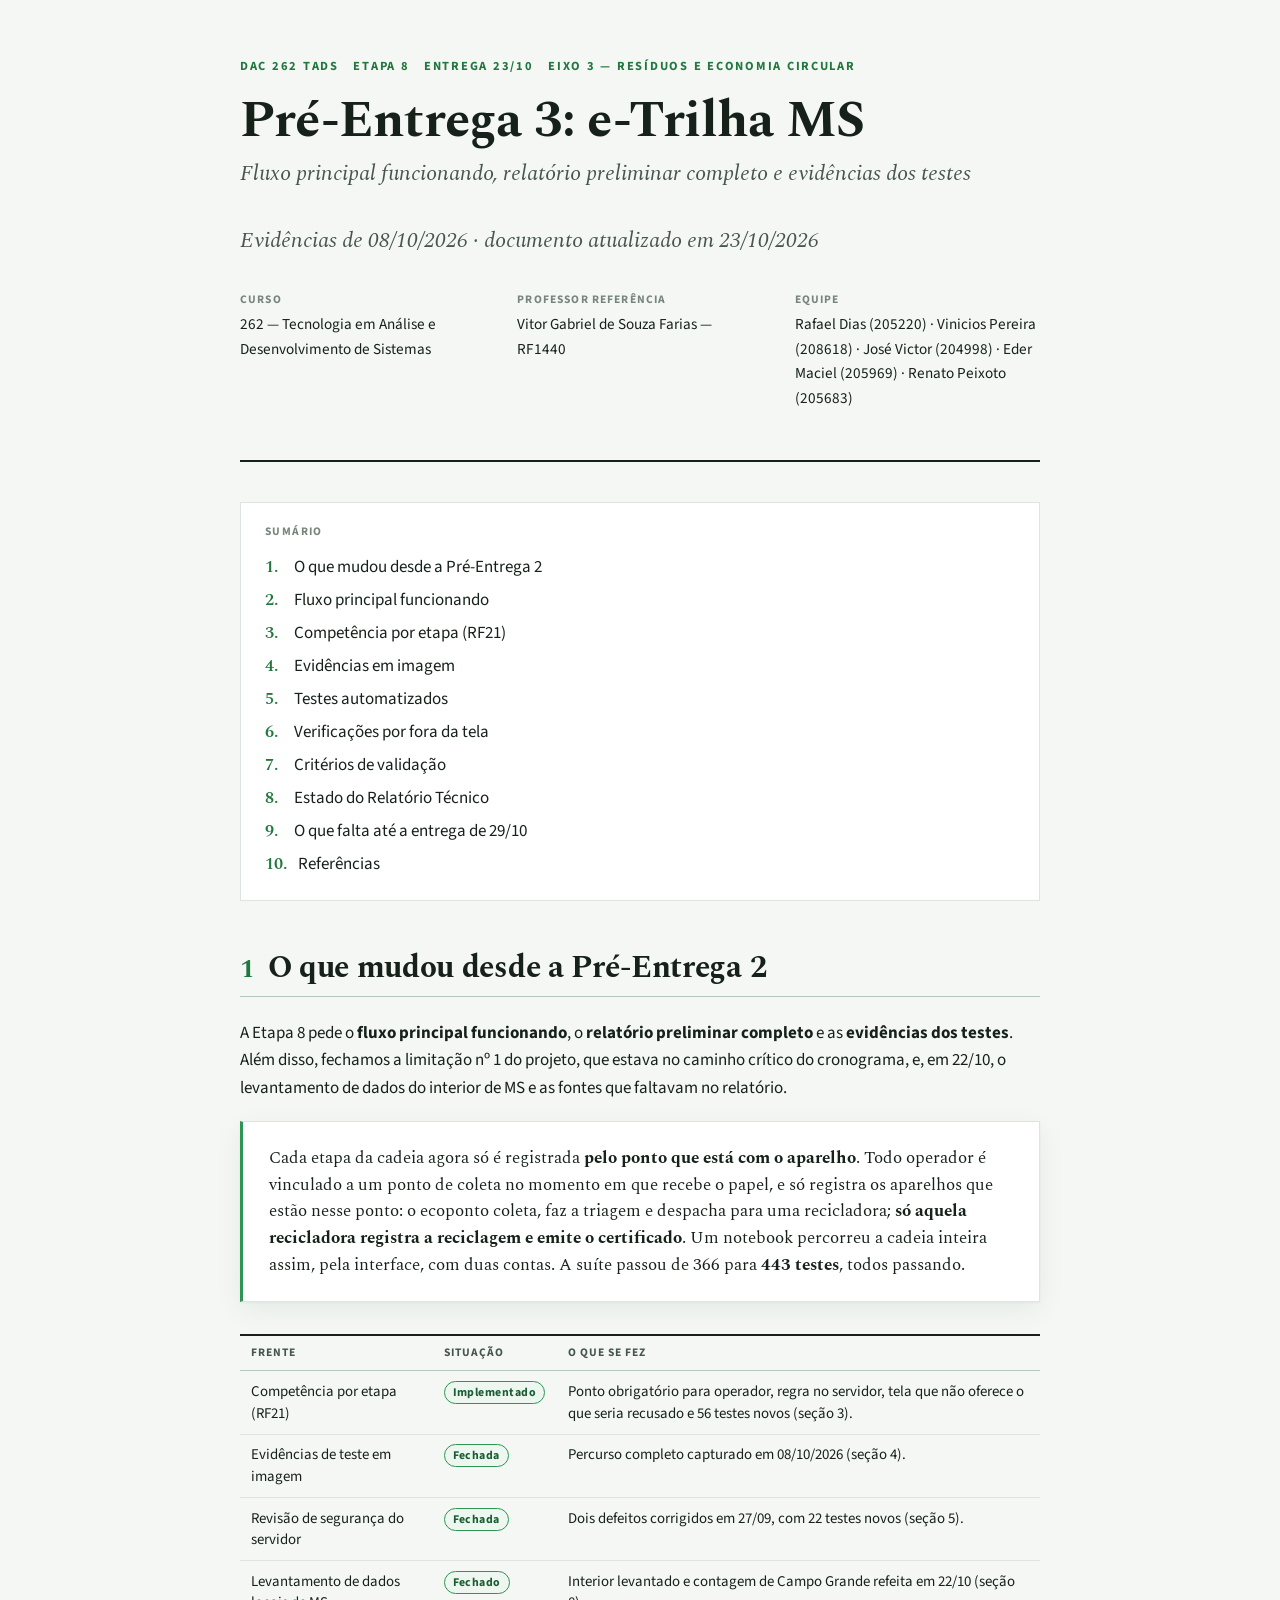
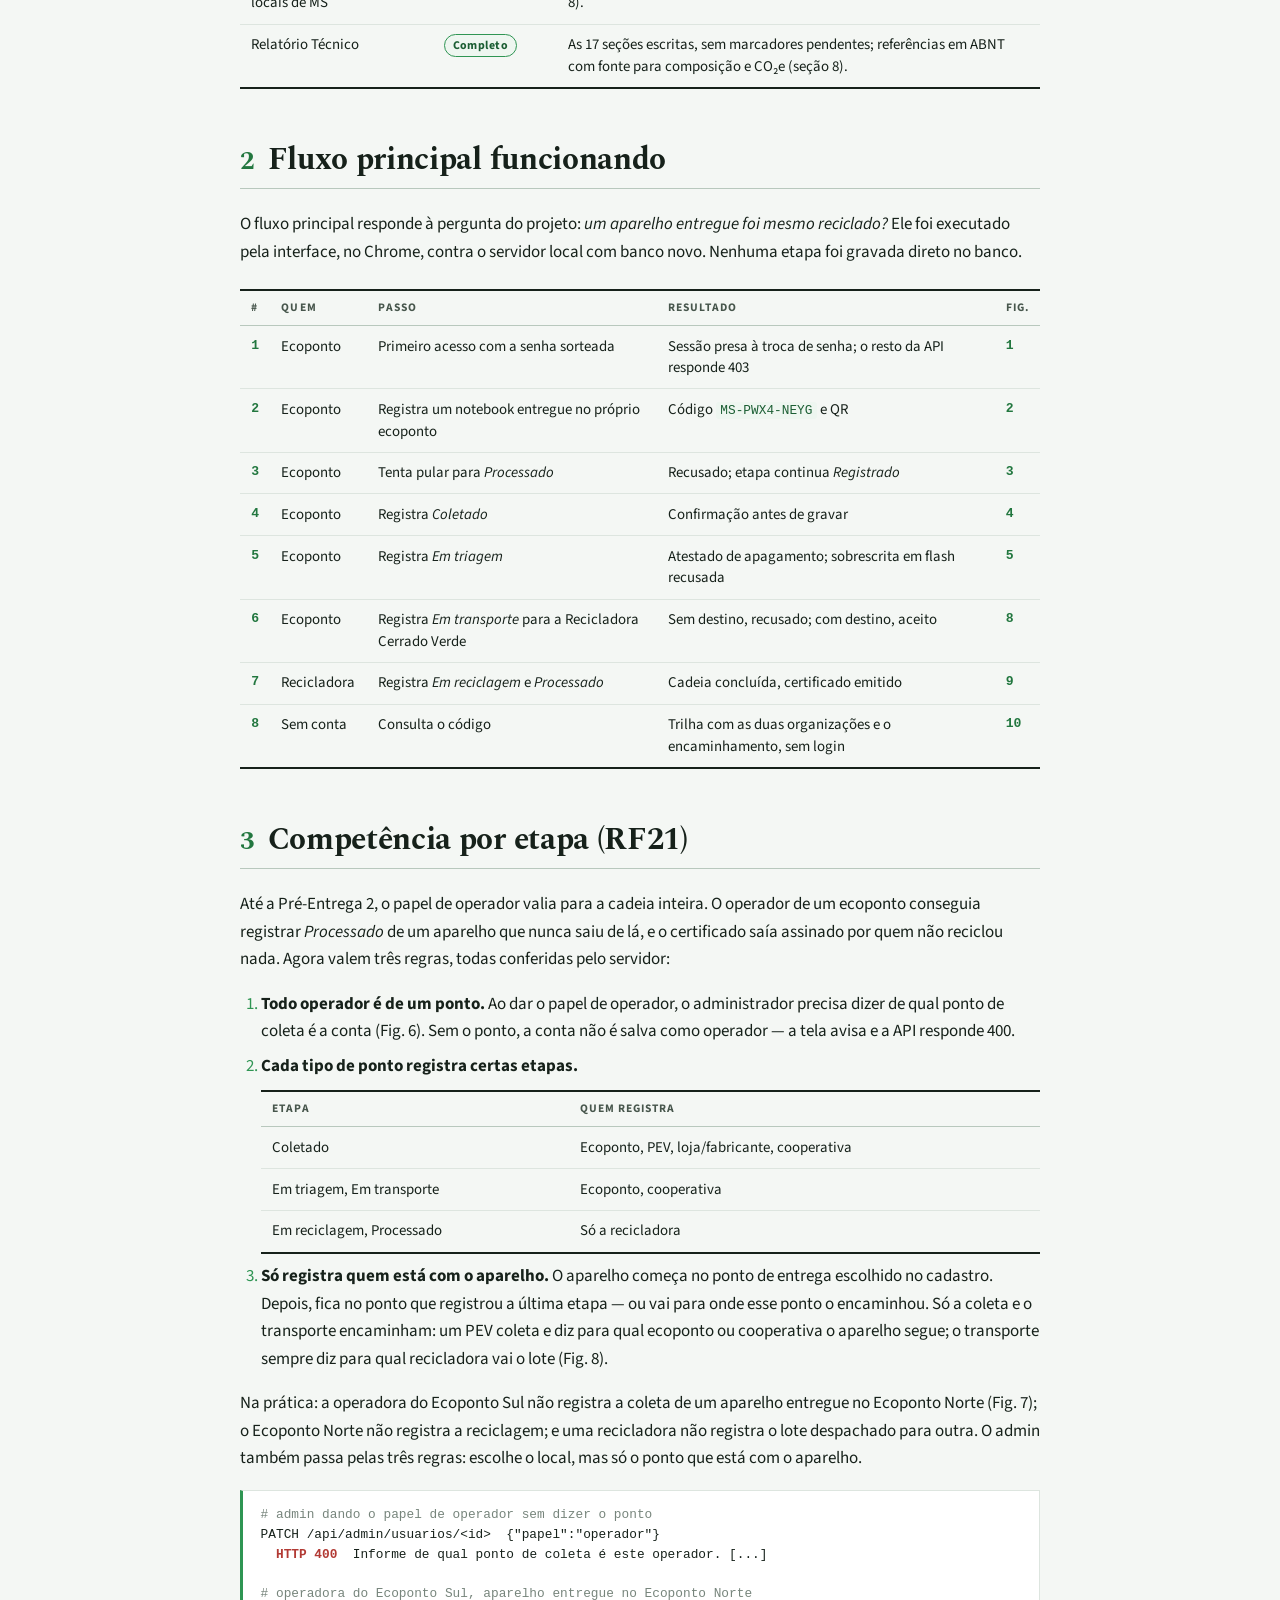
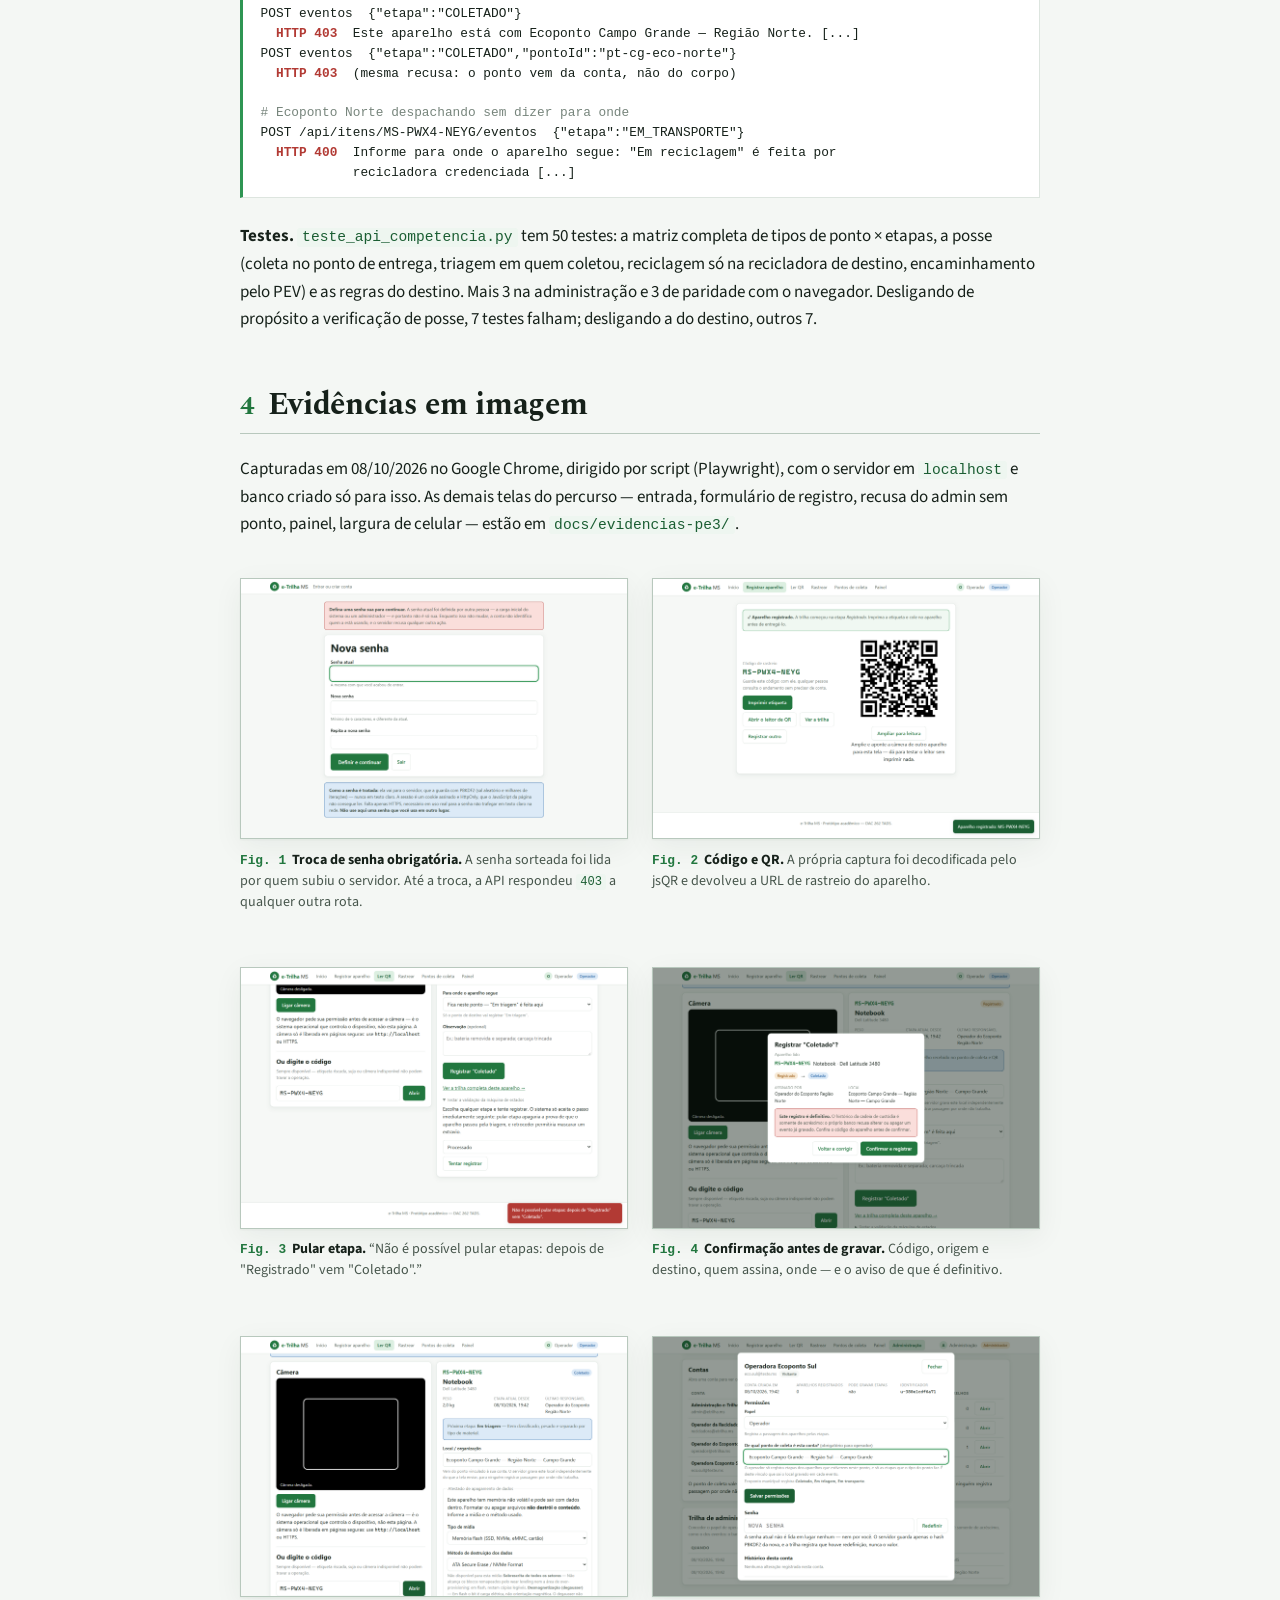
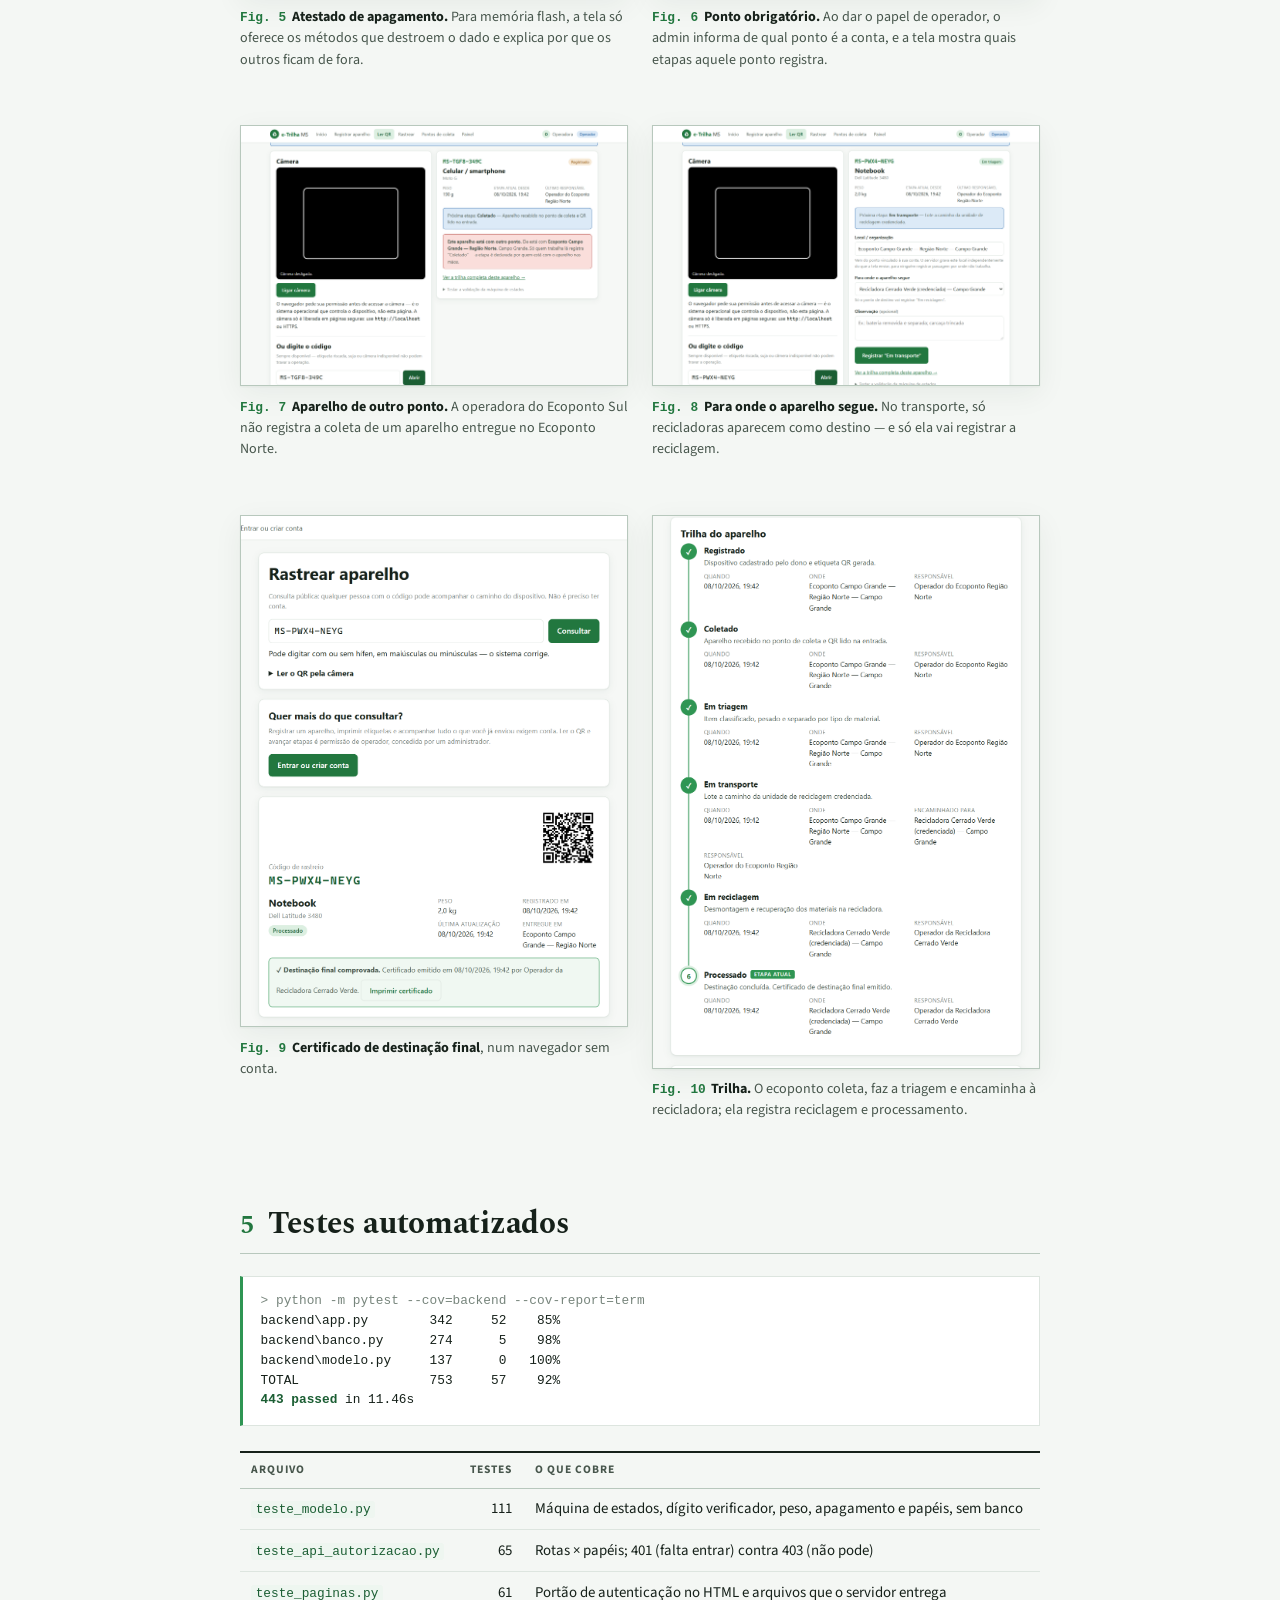
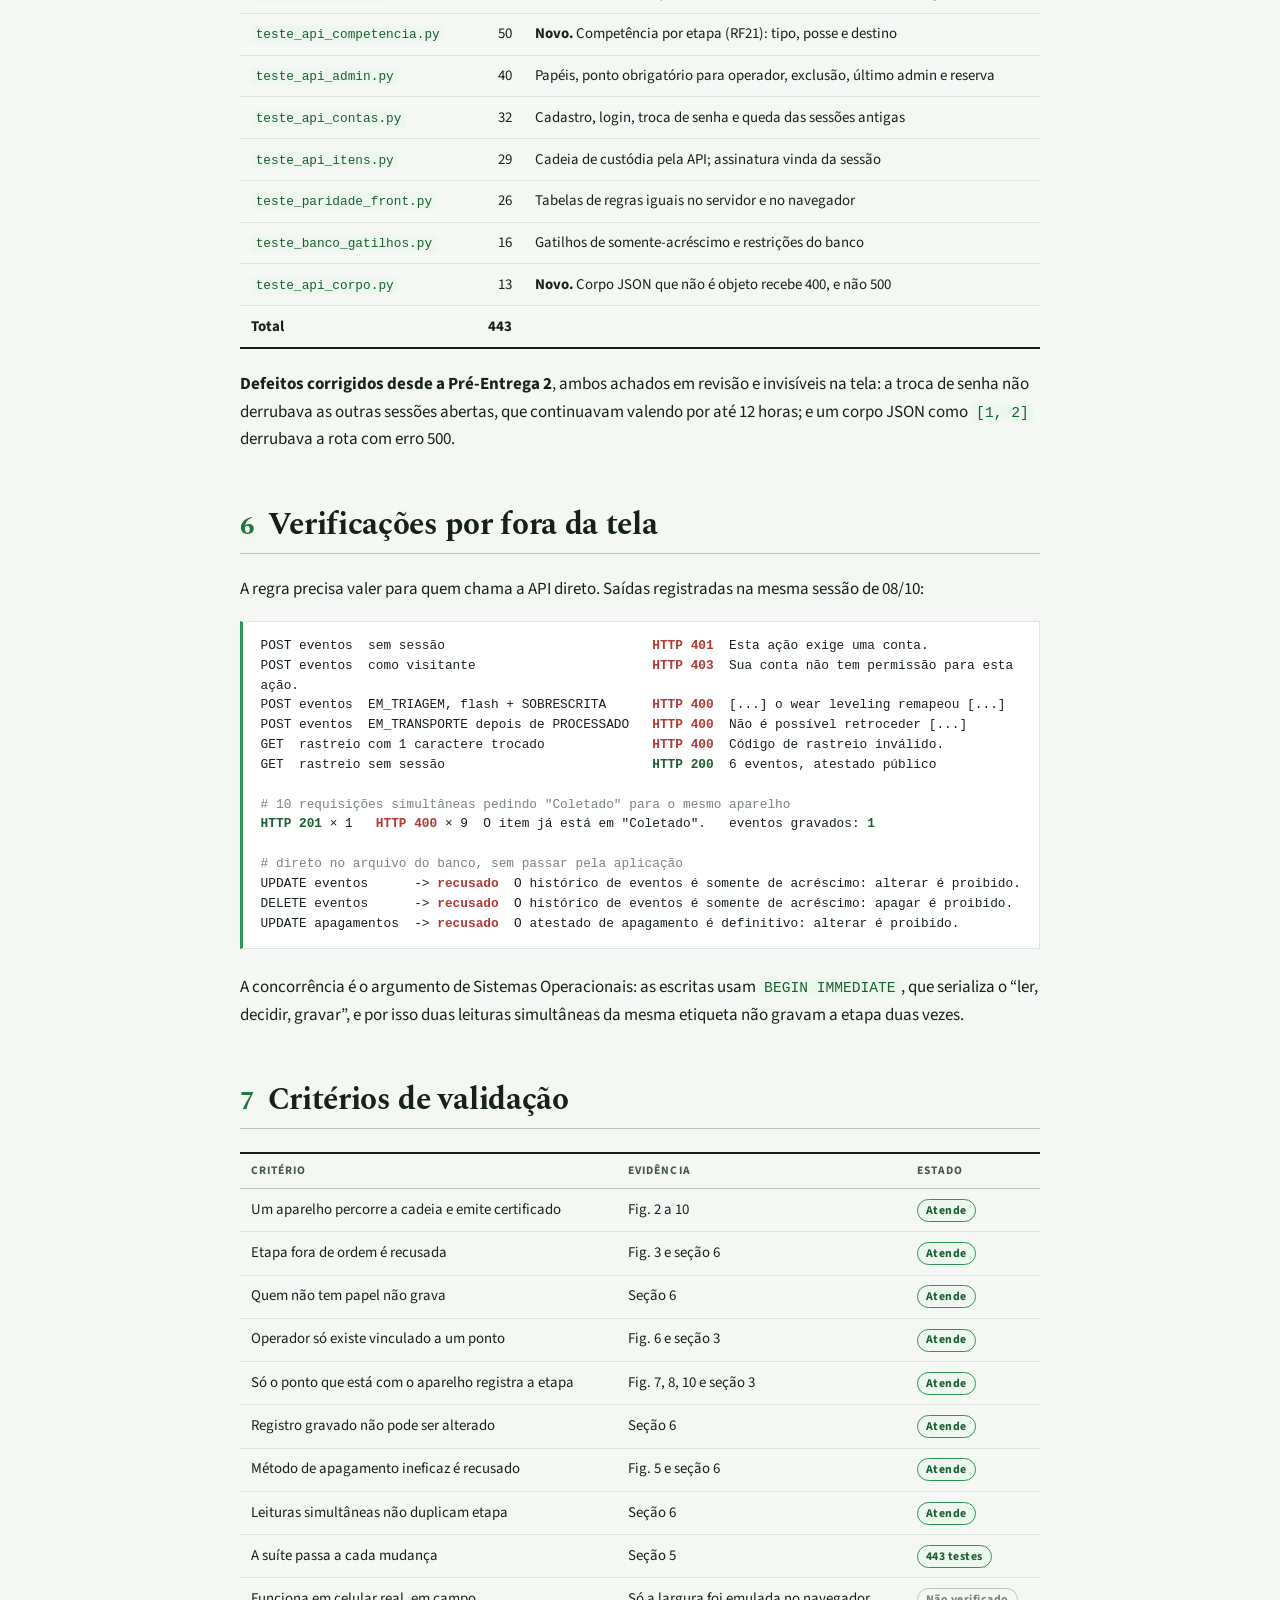
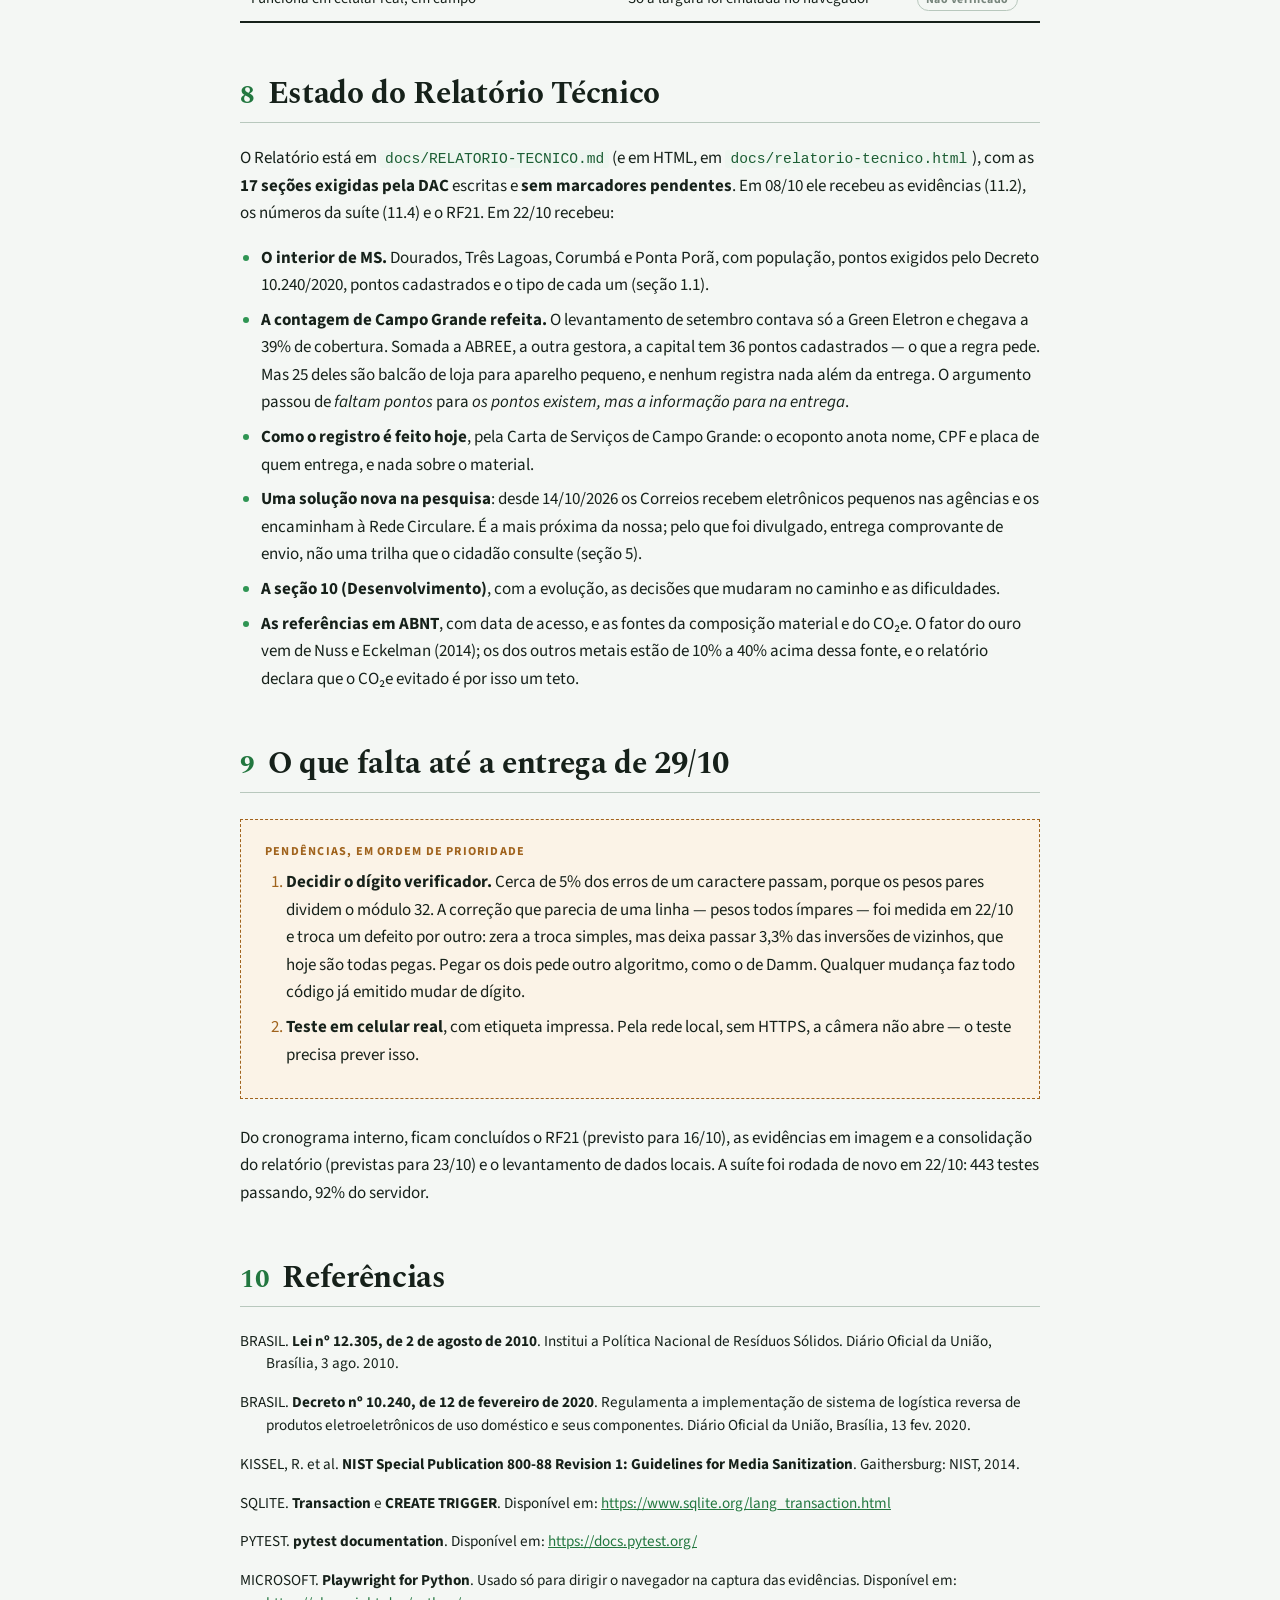
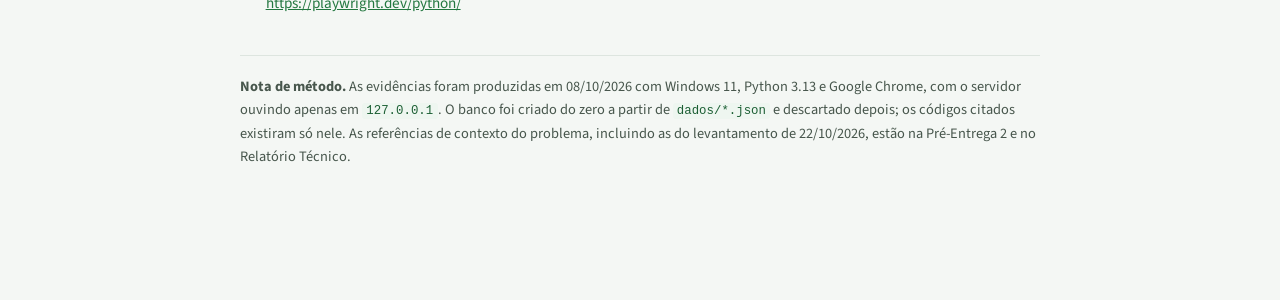
<file: docs/pre-entrega-3.html>
<!doctype html>
<html lang="pt-BR" data-theme="light">
<head>
<meta charset="utf-8">
<meta name="viewport" content="width=device-width, initial-scale=1">
</head>
<body>
<title>Pré-Entrega 3 e-Trilha MS</title>
<link rel="stylesheet" href="https://fonts.googleapis.com/css2?family=Spectral:ital,wght@0,400;0,600;0,700;1,400&family=Source+Sans+3:ital,wght@0,400;0,600;0,700;1,400&display=swap">
<style>
  :root {
    --tinta:#16211a; --tinta-media:#47564c; --tinta-fraca:#77857c;
    --fundo:#f4f7f4; --superficie:#ffffff; --borda:#dde5df; --borda-forte:#b8c8bd;
    --verde-700:#1b5e33; --verde-600:#22773f; --verde-500:#2f9553; --verde-050:#eef6f0;
    --terra:#a0631d; --terra-fundo:#fbf3e7;
    --vermelho:#b23a34; --vermelho-fundo:#fbeceb;
    --sombra:0 1px 2px rgba(16,56,31,.05), 0 8px 28px rgba(16,56,31,.06);
    --serif:"Spectral",Georgia,"Times New Roman",serif;
    --sans:"Source Sans 3","Segoe UI",system-ui,-apple-system,sans-serif;
    --mono:"Cascadia Mono","SF Mono",Consolas,"Liberation Mono",monospace;
  }
  @media (prefers-color-scheme: dark) {
    :root:not([data-theme="light"]) {
      --tinta:#e6ede8; --tinta-media:#a9b8ae; --tinta-fraca:#7d8c83;
      --fundo:#0f1712; --superficie:#17211a; --borda:#2a3830; --borda-forte:#3d5145;
      --verde-700:#6cc78c; --verde-600:#4fb271; --verde-500:#46b06b; --verde-050:#16281c;
      --terra:#d8a05a; --terra-fundo:#2a2114;
      --vermelho:#e08b84; --vermelho-fundo:#2c1917;
      --sombra:0 1px 2px rgba(0,0,0,.4), 0 8px 28px rgba(0,0,0,.3);
    }
  }
  :root[data-theme="dark"] {
    --tinta:#e6ede8; --tinta-media:#a9b8ae; --tinta-fraca:#7d8c83;
    --fundo:#0f1712; --superficie:#17211a; --borda:#2a3830; --borda-forte:#3d5145;
    --verde-700:#6cc78c; --verde-600:#4fb271; --verde-500:#46b06b; --verde-050:#16281c;
    --terra:#d8a05a; --terra-fundo:#2a2114;
    --vermelho:#e08b84; --vermelho-fundo:#2c1917;
    --sombra:0 1px 2px rgba(0,0,0,.4), 0 8px 28px rgba(0,0,0,.3);
  }

  * { box-sizing: border-box; }
  body {
    background: var(--fundo); color: var(--tinta); font-family: var(--sans);
    font-size: 17px; line-height: 1.62; margin: 0; padding: 0 1.25rem 5rem;
    -webkit-font-smoothing: antialiased;
  }
  .folha { max-width: 50rem; margin: 0 auto; }

  .capa { padding: 3.5rem 0 2rem; border-bottom: 2px solid var(--tinta); margin-bottom: 2.5rem; }
  .eyebrow {
    font-size: .78rem; font-weight: 700; letter-spacing: .14em; text-transform: uppercase;
    color: var(--verde-600); display: flex; flex-wrap: wrap; gap: .5rem .9rem; margin-bottom: 1.1rem;
  }
  h1 {
    font-family: var(--serif); font-weight: 700; font-size: clamp(2.1rem,1.4rem + 3vw,3.2rem);
    line-height: 1.08; letter-spacing: -.015em; margin: 0 0 .5rem; text-wrap: balance;
  }
  .subtitulo {
    font-family: var(--serif); font-style: italic; font-size: clamp(1.1rem,1rem + .6vw,1.35rem);
    color: var(--tinta-media); margin: 0 0 2rem; text-wrap: balance;
  }
  .ficha { display: grid; grid-template-columns: repeat(auto-fit,minmax(13rem,1fr)); gap: 1.1rem 2rem; }
  .ficha div { display: grid; gap: .15rem; align-content: start; }
  .ficha dt { font-size: .72rem; font-weight: 700; letter-spacing: .1em; text-transform: uppercase; color: var(--tinta-fraca); }
  .ficha dd { margin: 0; font-size: .95rem; }

  .sumario { background: var(--superficie); border: 1px solid var(--borda); padding: 1.25rem 1.5rem; margin-bottom: 3rem; }
  .sumario h2 { font-family: var(--sans); font-size: .72rem; font-weight: 700; letter-spacing: .12em; text-transform: uppercase; color: var(--tinta-fraca); margin: 0 0 .7rem; }
  .sumario ol { list-style: none; margin: 0; padding: 0; display: grid; gap: .1rem; counter-reset: sum; }
  .sumario li { counter-increment: sum; margin: 0; }
  .sumario a { color: var(--tinta); text-decoration: none; display: flex; gap: .7rem; align-items: baseline; padding: .12rem 0; }
  .sumario a::before { content: counter(sum) "."; font-family: var(--serif); font-weight: 600; color: var(--verde-600); min-width: 1.1rem; font-variant-numeric: tabular-nums; }
  .sumario a:hover { color: var(--verde-600); text-decoration: underline; }

  section { margin-bottom: 3.25rem; scroll-margin-top: 1.5rem; }
  h2.secao {
    font-family: var(--serif); font-weight: 700; font-size: clamp(1.45rem,1.2rem + 1.1vw,1.95rem);
    line-height: 1.2; letter-spacing: -.01em; margin: 0 0 1.4rem; padding-bottom: .6rem;
    border-bottom: 1px solid var(--borda-forte); display: flex; gap: .8rem; align-items: baseline; text-wrap: balance;
  }
  h2.secao .n { font-size: .82em; color: var(--verde-600); font-variant-numeric: tabular-nums; flex: none; }
  h3 { font-family: var(--serif); font-weight: 600; font-size: 1.18rem; line-height: 1.3; margin: 2rem 0 .6rem; text-wrap: balance; }
  h3:first-of-type { margin-top: 0; }
  h4 { font-family: var(--sans); font-size: .76rem; font-weight: 700; letter-spacing: .1em; text-transform: uppercase; color: var(--verde-600); margin: 1.6rem 0 .5rem; }

  p { margin: 0 0 1.05rem; }
  a { color: var(--verde-600); }
  ul, ol { margin: 0 0 1.05rem; padding-left: 1.3rem; }
  li { margin-bottom: .45rem; }
  li::marker { color: var(--verde-500); }
  code { font-family: var(--mono); font-size: .86em; background: var(--verde-050); padding: .08em .35em; border-radius: 3px; color: var(--verde-700); }

  .tabela-caixa { overflow-x: auto; margin: 1.4rem 0; }
  table { border-collapse: collapse; width: 100%; font-size: .93rem; line-height: 1.45; }
  thead th {
    font-family: var(--sans); font-size: .72rem; font-weight: 700; letter-spacing: .09em;
    text-transform: uppercase; color: var(--tinta-media); text-align: left;
    padding: .55rem .7rem; vertical-align: bottom;
    border-top: 2px solid var(--tinta); border-bottom: 1px solid var(--borda-forte); white-space: nowrap;
  }
  tbody td { padding: .6rem .7rem; vertical-align: top; border-bottom: 1px solid var(--borda); }
  tbody tr:last-child td { border-bottom: 2px solid var(--tinta); }
  .num { text-align: right; font-variant-numeric: tabular-nums; white-space: nowrap; }
  .ref { font-family: var(--mono); font-size: .82rem; font-weight: 600; color: var(--verde-600); white-space: nowrap; }
  tfoot td { padding: .7rem .7rem 0; font-size: .84rem; color: var(--tinta-fraca); border: 0; }
  .total td { font-weight: 700; }

  .selo { font-size: .74rem; font-weight: 700; letter-spacing: .04em; padding: .12rem .5rem; border-radius: 100px; white-space: nowrap; display: inline-block; }
  .ok { background: var(--verde-050); color: var(--verde-700); border: 1px solid var(--verde-500); }
  .parcial { background: var(--terra-fundo); color: var(--terra); border: 1px solid var(--terra); }
  .pendente { background: transparent; color: var(--tinta-fraca); border: 1px solid var(--borda-forte); }

  .destaque {
    background: var(--superficie); border: 1px solid var(--borda); border-left: 3px solid var(--verde-500);
    box-shadow: var(--sombra); padding: 1.4rem 1.6rem; margin: 1.2rem 0 2rem;
    font-family: var(--serif); font-size: 1.08rem; line-height: 1.55;
  }
  .destaque p:last-child { margin-bottom: 0; }

  .pendencias { border: 1px dashed var(--terra); background: var(--terra-fundo); padding: 1.35rem 1.5rem; margin: 1.6rem 0; }
  .pendencias h4 { color: var(--terra); margin-top: 0; }
  .pendencias ol, .pendencias ul { margin-bottom: 0; }
  .pendencias li::marker { color: var(--terra); }

  .placar { display: grid; grid-template-columns: repeat(auto-fit,minmax(9rem,1fr)); gap: 1rem; margin: 1.5rem 0; }
  .placar div { background: var(--superficie); border: 1px solid var(--borda); padding: .9rem 1rem; }
  .placar .v { font-family: var(--serif); font-size: 1.9rem; font-weight: 700; line-height: 1; color: var(--verde-700); font-variant-numeric: tabular-nums; }
  .placar .r { font-size: .8rem; color: var(--tinta-media); margin-top: .3rem; }

  .referencias { display: grid; gap: 1rem; }
  .referencias p { margin: 0; padding-left: 1.6rem; text-indent: -1.6rem; font-size: .95rem; line-height: 1.5; }
  .referencias a { word-break: break-word; }
  .nota-metodo { margin-top: 2.5rem; padding-top: 1.2rem; border-top: 1px solid var(--borda); font-size: .9rem; color: var(--tinta-media); }

  a:focus-visible { outline: 2px solid var(--verde-500); outline-offset: 3px; }
  @media (prefers-reduced-motion: reduce) { * { animation: none !important; transition: none !important; } }

  @media print {
    body { background: #fff; color: #111; font-size: 10.5pt; padding: 0; }
    .folha { max-width: none; }
    .capa { padding-top: 0; }
    section { break-inside: auto; margin-bottom: 1.6rem; }
    h2.secao, h3 { break-after: avoid; }
    table, .pendencias, .destaque, .placar { break-inside: avoid; }
    .pendencias, .destaque, .placar div { background: #fff; }
    a { color: #111; text-decoration: none; }
  }
  /* Pré-Entrega 3: figuras de evidência e saídas de terminal. */
  figure.evidencia { margin: 1.4rem 0 2rem; }
  figure.evidencia img {
    display: block; width: 100%; height: auto; border: 1px solid var(--borda-forte);
    box-shadow: var(--sombra); background: var(--superficie);
  }
  figure.evidencia.retrato img { max-width: 30rem; margin: 0 auto; }
  figure.evidencia.celular img { max-width: 17rem; margin: 0 auto; }
  figure.evidencia figcaption { font-size: .88rem; line-height: 1.5; color: var(--tinta-media); margin-top: .65rem; }
  figure.evidencia figcaption strong { color: var(--tinta); }
  .fig-n { font-family: var(--mono); font-size: .8rem; font-weight: 700; color: var(--verde-600); margin-right: .35rem; }
  .par { display: grid; grid-template-columns: repeat(auto-fit,minmax(20rem,1fr)); gap: 0 1.5rem; }
  pre.console {
    font-family: var(--mono); font-size: .8rem; line-height: 1.55; background: var(--superficie);
    border: 1px solid var(--borda); border-left: 3px solid var(--verde-500);
    padding: .9rem 1.1rem; margin: 1rem 0 1.6rem; overflow-x: auto; white-space: pre-wrap; word-break: break-word;
  }
  pre.console .c { color: var(--tinta-fraca); }
  pre.console .ok { color: var(--verde-700); font-weight: 700; background: none; border: 0; }
  pre.console .no { color: var(--vermelho); font-weight: 700; }
  @media print {
    figure.evidencia { break-inside: avoid; }
    figure.evidencia img { box-shadow: none; }
    pre.console { break-inside: avoid; background: #fff; }
  }
</style>

<div class="folha">

  <header class="capa">
    <div class="eyebrow">
      <span>DAC 262 TADS</span><span>Etapa 8</span><span>Entrega 23/10</span><span>Eixo 3 — Resíduos e Economia Circular</span>
    </div>
    <h1>Pré-Entrega 3: e-Trilha MS</h1>
    <p class="subtitulo">Fluxo principal funcionando, relatório preliminar completo e evidências dos testes</p>
    <p class="subtitulo">Evidências de 08/10/2026 · documento atualizado em 23/10/2026</p>
    <dl class="ficha">
      <div><dt>Curso</dt><dd>262 — Tecnologia em Análise e Desenvolvimento de Sistemas</dd></div>
      <div><dt>Professor referência</dt><dd>Vitor Gabriel de Souza Farias — RF1440</dd></div>
      <div><dt>Equipe</dt><dd>Rafael Dias (205220) · Vinicios Pereira (208618) · José Victor (204998) · Eder Maciel (205969) · Renato Peixoto (205683)</dd></div>
    </dl>
  </header>

  <nav class="sumario" aria-label="Sumário">
    <h2>Sumário</h2>
    <ol>
      <li><a href="#evolucao">O que mudou desde a Pré-Entrega 2</a></li>
      <li><a href="#fluxo">Fluxo principal funcionando</a></li>
      <li><a href="#rf21">Competência por etapa (RF21)</a></li>
      <li><a href="#imagens">Evidências em imagem</a></li>
      <li><a href="#automatizados">Testes automatizados</a></li>
      <li><a href="#fora-da-tela">Verificações por fora da tela</a></li>
      <li><a href="#validacao">Critérios de validação</a></li>
      <li><a href="#relatorio">Estado do Relatório Técnico</a></li>
      <li><a href="#entrega">O que falta até a entrega de 29/10</a></li>
      <li><a href="#referencias">Referências</a></li>
    </ol>
  </nav>

  <!-- 1 -->
  <section id="evolucao">
    <h2 class="secao"><span class="n">1</span> O que mudou desde a Pré-Entrega 2</h2>

    <p>A Etapa 8 pede o <strong>fluxo principal funcionando</strong>, o <strong>relatório preliminar completo</strong> e as <strong>evidências dos testes</strong>. Além disso, fechamos a limitação nº 1 do projeto, que estava no caminho crítico do cronograma, e, em 22/10, o levantamento de dados do interior de MS e as fontes que faltavam no relatório.</p>

    <div class="destaque">
      <p>Cada etapa da cadeia agora só é registrada <strong>pelo ponto que está com o aparelho</strong>. Todo operador é vinculado a um ponto de coleta no momento em que recebe o papel, e só registra os aparelhos que estão nesse ponto: o ecoponto coleta, faz a triagem e despacha para uma recicladora; <strong>só aquela recicladora registra a reciclagem e emite o certificado</strong>. Um notebook percorreu a cadeia inteira assim, pela interface, com duas contas. A suíte passou de 366 para <strong>443 testes</strong>, todos passando.</p>
    </div>

    <div class="tabela-caixa">
      <table>
        <thead><tr><th>Frente</th><th>Situação</th><th>O que se fez</th></tr></thead>
        <tbody>
          <tr><td>Competência por etapa (RF21)</td><td><span class="selo ok">Implementado</span></td><td>Ponto obrigatório para operador, regra no servidor, tela que não oferece o que seria recusado e 56 testes novos (seção 3).</td></tr>
          <tr><td>Evidências de teste em imagem</td><td><span class="selo ok">Fechada</span></td><td>Percurso completo capturado em 08/10/2026 (seção 4).</td></tr>
          <tr><td>Revisão de segurança do servidor</td><td><span class="selo ok">Fechada</span></td><td>Dois defeitos corrigidos em 27/09, com 22 testes novos (seção 5).</td></tr>
          <tr><td>Levantamento de dados locais de MS</td><td><span class="selo ok">Fechado</span></td><td>Interior levantado e contagem de Campo Grande refeita em 22/10 (seção 8).</td></tr>
          <tr><td>Relatório Técnico</td><td><span class="selo ok">Completo</span></td><td>As 17 seções escritas, sem marcadores pendentes; referências em ABNT com fonte para composição e CO₂e (seção 8).</td></tr>
        </tbody>
      </table>
    </div>
  </section>

  <!-- 2 -->
  <section id="fluxo">
    <h2 class="secao"><span class="n">2</span> Fluxo principal funcionando</h2>

    <p>O fluxo principal responde à pergunta do projeto: <em>um aparelho entregue foi mesmo reciclado?</em> Ele foi executado pela interface, no Chrome, contra o servidor local com banco novo. Nenhuma etapa foi gravada direto no banco.</p>

    <div class="tabela-caixa">
      <table>
        <thead><tr><th>#</th><th>Quem</th><th>Passo</th><th>Resultado</th><th>Fig.</th></tr></thead>
        <tbody>
          <tr><td class="ref">1</td><td>Ecoponto</td><td>Primeiro acesso com a senha sorteada</td><td>Sessão presa à troca de senha; o resto da API responde 403</td><td class="ref">1</td></tr>
          <tr><td class="ref">2</td><td>Ecoponto</td><td>Registra um notebook entregue no próprio ecoponto</td><td>Código <code>MS-PWX4-NEYG</code> e QR</td><td class="ref">2</td></tr>
          <tr><td class="ref">3</td><td>Ecoponto</td><td>Tenta pular para <em>Processado</em></td><td>Recusado; etapa continua <em>Registrado</em></td><td class="ref">3</td></tr>
          <tr><td class="ref">4</td><td>Ecoponto</td><td>Registra <em>Coletado</em></td><td>Confirmação antes de gravar</td><td class="ref">4</td></tr>
          <tr><td class="ref">5</td><td>Ecoponto</td><td>Registra <em>Em triagem</em></td><td>Atestado de apagamento; sobrescrita em flash recusada</td><td class="ref">5</td></tr>
          <tr><td class="ref">6</td><td>Ecoponto</td><td>Registra <em>Em transporte</em> para a Recicladora Cerrado Verde</td><td>Sem destino, recusado; com destino, aceito</td><td class="ref">8</td></tr>
          <tr><td class="ref">7</td><td>Recicladora</td><td>Registra <em>Em reciclagem</em> e <em>Processado</em></td><td>Cadeia concluída, certificado emitido</td><td class="ref">9</td></tr>
          <tr><td class="ref">8</td><td>Sem conta</td><td>Consulta o código</td><td>Trilha com as duas organizações e o encaminhamento, sem login</td><td class="ref">10</td></tr>
        </tbody>
      </table>
    </div>
  </section>

  <!-- 3 -->
  <section id="rf21">
    <h2 class="secao"><span class="n">3</span> Competência por etapa (RF21)</h2>

    <p>Até a Pré-Entrega 2, o papel de operador valia para a cadeia inteira. O operador de um ecoponto conseguia registrar <em>Processado</em> de um aparelho que nunca saiu de lá, e o certificado saía assinado por quem não reciclou nada. Agora valem três regras, todas conferidas pelo servidor:</p>

    <ol>
      <li><strong>Todo operador é de um ponto.</strong> Ao dar o papel de operador, o administrador precisa dizer de qual ponto de coleta é a conta (Fig. 6). Sem o ponto, a conta não é salva como operador — a tela avisa e a API responde 400.</li>
      <li><strong>Cada tipo de ponto registra certas etapas.</strong>
        <div class="tabela-caixa" style="margin:.6rem 0">
          <table>
            <thead><tr><th>Etapa</th><th>Quem registra</th></tr></thead>
            <tbody>
              <tr><td>Coletado</td><td>Ecoponto, PEV, loja/fabricante, cooperativa</td></tr>
              <tr><td>Em triagem, Em transporte</td><td>Ecoponto, cooperativa</td></tr>
              <tr><td>Em reciclagem, Processado</td><td>Só a recicladora</td></tr>
            </tbody>
          </table>
        </div>
      </li>
      <li><strong>Só registra quem está com o aparelho.</strong> O aparelho começa no ponto de entrega escolhido no cadastro. Depois, fica no ponto que registrou a última etapa — ou vai para onde esse ponto o encaminhou. Só a coleta e o transporte encaminham: um PEV coleta e diz para qual ecoponto ou cooperativa o aparelho segue; o transporte sempre diz para qual recicladora vai o lote (Fig. 8).</li>
    </ol>

    <p>Na prática: a operadora do Ecoponto Sul não registra a coleta de um aparelho entregue no Ecoponto Norte (Fig. 7); o Ecoponto Norte não registra a reciclagem; e uma recicladora não registra o lote despachado para outra. O admin também passa pelas três regras: escolhe o local, mas só o ponto que está com o aparelho.</p>

<pre class="console"><span class="c"># admin dando o papel de operador sem dizer o ponto</span>
PATCH /api/admin/usuarios/&lt;id&gt;  {"papel":"operador"}
  <span class="no">HTTP 400</span>  Informe de qual ponto de coleta é este operador. [...]

<span class="c"># operadora do Ecoponto Sul, aparelho entregue no Ecoponto Norte</span>
POST eventos  {"etapa":"COLETADO"}
  <span class="no">HTTP 403</span>  Este aparelho está com Ecoponto Campo Grande — Região Norte. [...]
POST eventos  {"etapa":"COLETADO","pontoId":"pt-cg-eco-norte"}
  <span class="no">HTTP 403</span>  (mesma recusa: o ponto vem da conta, não do corpo)

<span class="c"># Ecoponto Norte despachando sem dizer para onde</span>
POST /api/itens/MS-PWX4-NEYG/eventos  {"etapa":"EM_TRANSPORTE"}
  <span class="no">HTTP 400</span>  Informe para onde o aparelho segue: "Em reciclagem" é feita por
            recicladora credenciada [...]</pre>

    <p><strong>Testes.</strong> <code>teste_api_competencia.py</code> tem 50 testes: a matriz completa de tipos de ponto × etapas, a posse (coleta no ponto de entrega, triagem em quem coletou, reciclagem só na recicladora de destino, encaminhamento pelo PEV) e as regras do destino. Mais 3 na administração e 3 de paridade com o navegador. Desligando de propósito a verificação de posse, 7 testes falham; desligando a do destino, outros 7.</p>
  </section>

  <!-- 4 -->
  <section id="imagens">
    <h2 class="secao"><span class="n">4</span> Evidências em imagem</h2>

    <p>Capturadas em 08/10/2026 no Google Chrome, dirigido por script (Playwright), com o servidor em <code>localhost</code> e banco criado só para isso. As demais telas do percurso — entrada, formulário de registro, recusa do admin sem ponto, painel, largura de celular — estão em <code>docs/evidencias-pe3/</code>.</p>

    <div class="par">
      <figure class="evidencia">
        <img src="evidencias-pe3/02-troca-senha-obrigatoria.png" alt="Formulário de troca de senha obrigatória no primeiro acesso">
        <figcaption><span class="fig-n">Fig. 1</span><strong>Troca de senha obrigatória.</strong> A senha sorteada foi lida por quem subiu o servidor. Até a troca, a API respondeu <code>403</code> a qualquer outra rota.</figcaption>
      </figure>
      <figure class="evidencia">
        <img src="evidencias-pe3/04-registro-codigo-e-qr.png" alt="Código e QR Code gerados no registro">
        <figcaption><span class="fig-n">Fig. 2</span><strong>Código e QR.</strong> A própria captura foi decodificada pelo jsQR e devolveu a URL de rastreio do aparelho.</figcaption>
      </figure>
      <figure class="evidencia">
        <img src="evidencias-pe3/06-recusa-pular-etapa.png" alt="Mensagem de recusa ao tentar pular etapas">
        <figcaption><span class="fig-n">Fig. 3</span><strong>Pular etapa.</strong> “Não é possível pular etapas: depois de "Registrado" vem "Coletado".”</figcaption>
      </figure>
      <figure class="evidencia">
        <img src="evidencias-pe3/07-confirmacao-antes-de-gravar.png" alt="Diálogo de confirmação antes de gravar a etapa">
        <figcaption><span class="fig-n">Fig. 4</span><strong>Confirmação antes de gravar.</strong> Código, origem e destino, quem assina, onde — e o aviso de que é definitivo.</figcaption>
      </figure>
      <figure class="evidencia">
        <img src="evidencias-pe3/08-triagem-atestado-apagamento.png" alt="Formulário de triagem com atestado de apagamento">
        <figcaption><span class="fig-n">Fig. 5</span><strong>Atestado de apagamento.</strong> Para memória flash, a tela só oferece os métodos que destroem o dado e explica por que os outros ficam de fora.</figcaption>
      </figure>
      <figure class="evidencia">
        <img src="evidencias-pe3/16-admin-ponto-escolhido.png" alt="Administração pedindo de qual ponto de coleta é a conta de operador">
        <figcaption><span class="fig-n">Fig. 6</span><strong>Ponto obrigatório.</strong> Ao dar o papel de operador, o admin informa de qual ponto é a conta, e a tela mostra quais etapas aquele ponto registra.</figcaption>
      </figure>
      <figure class="evidencia">
        <img src="evidencias-pe3/17-rf21-aparelho-com-outro-ponto.png" alt="Leitor recusando a coleta de um aparelho que está com outro ecoponto">
        <figcaption><span class="fig-n">Fig. 7</span><strong>Aparelho de outro ponto.</strong> A operadora do Ecoponto Sul não registra a coleta de um aparelho entregue no Ecoponto Norte.</figcaption>
      </figure>
      <figure class="evidencia">
        <img src="evidencias-pe3/09-transporte-destino.png" alt="Formulário de transporte com a recicladora de destino">
        <figcaption><span class="fig-n">Fig. 8</span><strong>Para onde o aparelho segue.</strong> No transporte, só recicladoras aparecem como destino — e só ela vai registrar a reciclagem.</figcaption>
      </figure>
      <figure class="evidencia retrato">
        <img src="evidencias-pe3/10a-item-e-certificado.png" alt="Rastreio público com o certificado de destinação final">
        <figcaption><span class="fig-n">Fig. 9</span><strong>Certificado de destinação final</strong>, num navegador sem conta.</figcaption>
      </figure>
      <figure class="evidencia retrato">
        <img src="evidencias-pe3/10b-trilha.png" alt="Trilha com as seis etapas e o encaminhamento para a recicladora">
        <figcaption><span class="fig-n">Fig. 10</span><strong>Trilha.</strong> O ecoponto coleta, faz a triagem e encaminha à recicladora; ela registra reciclagem e processamento.</figcaption>
      </figure>
    </div>
  </section>

  <!-- 5 -->
  <section id="automatizados">
    <h2 class="secao"><span class="n">5</span> Testes automatizados</h2>

<pre class="console"><span class="c">&gt; python -m pytest --cov=backend --cov-report=term</span>
backend\app.py        342     52    85%
backend\banco.py      274      5    98%
backend\modelo.py     137      0   100%
TOTAL                 753     57    92%
<span class="ok">443 passed</span> in 11.46s</pre>

    <div class="tabela-caixa">
      <table>
        <thead><tr><th>Arquivo</th><th class="num">Testes</th><th>O que cobre</th></tr></thead>
        <tbody>
          <tr><td><code>teste_modelo.py</code></td><td class="num">111</td><td>Máquina de estados, dígito verificador, peso, apagamento e papéis, sem banco</td></tr>
          <tr><td><code>teste_api_autorizacao.py</code></td><td class="num">65</td><td>Rotas × papéis; 401 (falta entrar) contra 403 (não pode)</td></tr>
          <tr><td><code>teste_paginas.py</code></td><td class="num">61</td><td>Portão de autenticação no HTML e arquivos que o servidor entrega</td></tr>
          <tr><td><code>teste_api_competencia.py</code></td><td class="num">50</td><td><strong>Novo.</strong> Competência por etapa (RF21): tipo, posse e destino</td></tr>
          <tr><td><code>teste_api_admin.py</code></td><td class="num">40</td><td>Papéis, ponto obrigatório para operador, exclusão, último admin e reserva</td></tr>
          <tr><td><code>teste_api_contas.py</code></td><td class="num">32</td><td>Cadastro, login, troca de senha e queda das sessões antigas</td></tr>
          <tr><td><code>teste_api_itens.py</code></td><td class="num">29</td><td>Cadeia de custódia pela API; assinatura vinda da sessão</td></tr>
          <tr><td><code>teste_paridade_front.py</code></td><td class="num">26</td><td>Tabelas de regras iguais no servidor e no navegador</td></tr>
          <tr><td><code>teste_banco_gatilhos.py</code></td><td class="num">16</td><td>Gatilhos de somente-acréscimo e restrições do banco</td></tr>
          <tr><td><code>teste_api_corpo.py</code></td><td class="num">13</td><td><strong>Novo.</strong> Corpo JSON que não é objeto recebe 400, e não 500</td></tr>
          <tr class="total"><td>Total</td><td class="num">443</td><td></td></tr>
        </tbody>
      </table>
    </div>

    <p><strong>Defeitos corrigidos desde a Pré-Entrega 2</strong>, ambos achados em revisão e invisíveis na tela: a troca de senha não derrubava as outras sessões abertas, que continuavam valendo por até 12 horas; e um corpo JSON como <code>[1, 2]</code> derrubava a rota com erro 500.</p>
  </section>

  <!-- 6 -->
  <section id="fora-da-tela">
    <h2 class="secao"><span class="n">6</span> Verificações por fora da tela</h2>

    <p>A regra precisa valer para quem chama a API direto. Saídas registradas na mesma sessão de 08/10:</p>

<pre class="console">POST eventos  sem sessão                           <span class="no">HTTP 401</span>  Esta ação exige uma conta.
POST eventos  como visitante                       <span class="no">HTTP 403</span>  Sua conta não tem permissão para esta ação.
POST eventos  EM_TRIAGEM, flash + SOBRESCRITA      <span class="no">HTTP 400</span>  [...] o wear leveling remapeou [...]
POST eventos  EM_TRANSPORTE depois de PROCESSADO   <span class="no">HTTP 400</span>  Não é possível retroceder [...]
GET  rastreio com 1 caractere trocado              <span class="no">HTTP 400</span>  Código de rastreio inválido.
GET  rastreio sem sessão                           <span class="ok">HTTP 200</span>  6 eventos, atestado público

<span class="c"># 10 requisições simultâneas pedindo "Coletado" para o mesmo aparelho</span>
<span class="ok">HTTP 201</span> × 1   <span class="no">HTTP 400</span> × 9  O item já está em "Coletado".   eventos gravados: <span class="ok">1</span>

<span class="c"># direto no arquivo do banco, sem passar pela aplicação</span>
UPDATE eventos      -&gt; <span class="no">recusado</span>  O histórico de eventos é somente de acréscimo: alterar é proibido.
DELETE eventos      -&gt; <span class="no">recusado</span>  O histórico de eventos é somente de acréscimo: apagar é proibido.
UPDATE apagamentos  -&gt; <span class="no">recusado</span>  O atestado de apagamento é definitivo: alterar é proibido.</pre>

    <p>A concorrência é o argumento de Sistemas Operacionais: as escritas usam <code>BEGIN IMMEDIATE</code>, que serializa o “ler, decidir, gravar”, e por isso duas leituras simultâneas da mesma etiqueta não gravam a etapa duas vezes.</p>
  </section>

  <!-- 7 -->
  <section id="validacao">
    <h2 class="secao"><span class="n">7</span> Critérios de validação</h2>

    <div class="tabela-caixa">
      <table>
        <thead><tr><th>Critério</th><th>Evidência</th><th>Estado</th></tr></thead>
        <tbody>
          <tr><td>Um aparelho percorre a cadeia e emite certificado</td><td>Fig. 2 a 10</td><td><span class="selo ok">Atende</span></td></tr>
          <tr><td>Etapa fora de ordem é recusada</td><td>Fig. 3 e seção 6</td><td><span class="selo ok">Atende</span></td></tr>
          <tr><td>Quem não tem papel não grava</td><td>Seção 6</td><td><span class="selo ok">Atende</span></td></tr>
          <tr><td>Operador só existe vinculado a um ponto</td><td>Fig. 6 e seção 3</td><td><span class="selo ok">Atende</span></td></tr>
          <tr><td>Só o ponto que está com o aparelho registra a etapa</td><td>Fig. 7, 8, 10 e seção 3</td><td><span class="selo ok">Atende</span></td></tr>
          <tr><td>Registro gravado não pode ser alterado</td><td>Seção 6</td><td><span class="selo ok">Atende</span></td></tr>
          <tr><td>Método de apagamento ineficaz é recusado</td><td>Fig. 5 e seção 6</td><td><span class="selo ok">Atende</span></td></tr>
          <tr><td>Leituras simultâneas não duplicam etapa</td><td>Seção 6</td><td><span class="selo ok">Atende</span></td></tr>
          <tr><td>A suíte passa a cada mudança</td><td>Seção 5</td><td><span class="selo ok">443 testes</span></td></tr>
          <tr><td>Funciona em celular real, em campo</td><td>Só a largura foi emulada no navegador</td><td><span class="selo pendente">Não verificado</span></td></tr>
        </tbody>
      </table>
    </div>
  </section>

  <!-- 8 -->
  <section id="relatorio">
    <h2 class="secao"><span class="n">8</span> Estado do Relatório Técnico</h2>

    <p>O Relatório está em <code>docs/RELATORIO-TECNICO.md</code> (e em HTML, em <code>docs/relatorio-tecnico.html</code>), com as <strong>17 seções exigidas pela DAC</strong> escritas e <strong>sem marcadores pendentes</strong>. Em 08/10 ele recebeu as evidências (11.2), os números da suíte (11.4) e o RF21. Em 22/10 recebeu:</p>
    <ul>
      <li><strong>O interior de MS.</strong> Dourados, Três Lagoas, Corumbá e Ponta Porã, com população, pontos exigidos pelo Decreto 10.240/2020, pontos cadastrados e o tipo de cada um (seção 1.1).</li>
      <li><strong>A contagem de Campo Grande refeita.</strong> O levantamento de setembro contava só a Green Eletron e chegava a 39% de cobertura. Somada a ABREE, a outra gestora, a capital tem 36 pontos cadastrados — o que a regra pede. Mas 25 deles são balcão de loja para aparelho pequeno, e nenhum registra nada além da entrega. O argumento passou de <em>faltam pontos</em> para <em>os pontos existem, mas a informação para na entrega</em>.</li>
      <li><strong>Como o registro é feito hoje</strong>, pela Carta de Serviços de Campo Grande: o ecoponto anota nome, CPF e placa de quem entrega, e nada sobre o material.</li>
      <li><strong>Uma solução nova na pesquisa</strong>: desde 14/10/2026 os Correios recebem eletrônicos pequenos nas agências e os encaminham à Rede Circulare. É a mais próxima da nossa; pelo que foi divulgado, entrega comprovante de envio, não uma trilha que o cidadão consulte (seção 5).</li>
      <li><strong>A seção 10 (Desenvolvimento)</strong>, com a evolução, as decisões que mudaram no caminho e as dificuldades.</li>
      <li><strong>As referências em ABNT</strong>, com data de acesso, e as fontes da composição material e do CO₂e. O fator do ouro vem de Nuss e Eckelman (2014); os dos outros metais estão de 10% a 40% acima dessa fonte, e o relatório declara que o CO₂e evitado é por isso um teto.</li>
    </ul>
  </section>

  <!-- 9 -->
  <section id="entrega">
    <h2 class="secao"><span class="n">9</span> O que falta até a entrega de 29/10</h2>

    <div class="pendencias">
      <h4>Pendências, em ordem de prioridade</h4>
      <ol>
        <li><strong>Decidir o dígito verificador.</strong> Cerca de 5% dos erros de um caractere passam, porque os pesos pares dividem o módulo 32. A correção que parecia de uma linha — pesos todos ímpares — foi medida em 22/10 e troca um defeito por outro: zera a troca simples, mas deixa passar 3,3% das inversões de vizinhos, que hoje são todas pegas. Pegar os dois pede outro algoritmo, como o de Damm. Qualquer mudança faz todo código já emitido mudar de dígito.</li>
        <li><strong>Teste em celular real</strong>, com etiqueta impressa. Pela rede local, sem HTTPS, a câmera não abre — o teste precisa prever isso.</li>
      </ol>
    </div>
    <p>Do cronograma interno, ficam concluídos o RF21 (previsto para 16/10), as evidências em imagem e a consolidação do relatório (previstas para 23/10) e o levantamento de dados locais. A suíte foi rodada de novo em 22/10: 443 testes passando, 92% do servidor.</p>
  </section>

  <!-- 10 -->
  <section id="referencias">
    <h2 class="secao"><span class="n">10</span> Referências</h2>

    <div class="referencias">
      <p>BRASIL. <strong>Lei nº 12.305, de 2 de agosto de 2010</strong>. Institui a Política Nacional de Resíduos Sólidos. Diário Oficial da União, Brasília, 3 ago. 2010.</p>

      <p>BRASIL. <strong>Decreto nº 10.240, de 12 de fevereiro de 2020</strong>. Regulamenta a implementação de sistema de logística reversa de produtos eletroeletrônicos de uso doméstico e seus componentes. Diário Oficial da União, Brasília, 13 fev. 2020.</p>

      <p>KISSEL, R. et al. <strong>NIST Special Publication 800-88 Revision 1: Guidelines for Media Sanitization</strong>. Gaithersburg: NIST, 2014.</p>

      <p>SQLITE. <strong>Transaction</strong> e <strong>CREATE TRIGGER</strong>. Disponível em: <a href="https://www.sqlite.org/lang_transaction.html">https://www.sqlite.org/lang_transaction.html</a></p>

      <p>PYTEST. <strong>pytest documentation</strong>. Disponível em: <a href="https://docs.pytest.org/">https://docs.pytest.org/</a></p>

      <p>MICROSOFT. <strong>Playwright for Python</strong>. Usado só para dirigir o navegador na captura das evidências. Disponível em: <a href="https://playwright.dev/python/">https://playwright.dev/python/</a></p>
    </div>

    <p class="nota-metodo"><strong>Nota de método.</strong> As evidências foram produzidas em 08/10/2026 com Windows 11, Python 3.13 e Google Chrome, com o servidor ouvindo apenas em <code>127.0.0.1</code>. O banco foi criado do zero a partir de <code>dados/*.json</code> e descartado depois; os códigos citados existiram só nele. As referências de contexto do problema, incluindo as do levantamento de 22/10/2026, estão na Pré-Entrega 2 e no Relatório Técnico.</p>
  </section>

</div>

<style>
  @page { size: A4; margin: 18mm 16mm 16mm; }
  @media print {
    .sumario { display: block !important; border: 0; border-top: 1px solid var(--borda);
               border-bottom: 1px solid var(--borda); padding: .9rem 0; background: none;
               break-inside: avoid; }
    .capa { break-after: avoid; }
    body { font-size: 10pt; line-height: 1.5; }
    h2.secao { margin-top: .4rem; }
    .referencias p { break-inside: avoid; }
    .par { grid-template-columns: 1fr 1fr; }
    figure.evidencia.retrato img { max-width: none; }
  }
</style>
</body></html>
</file>
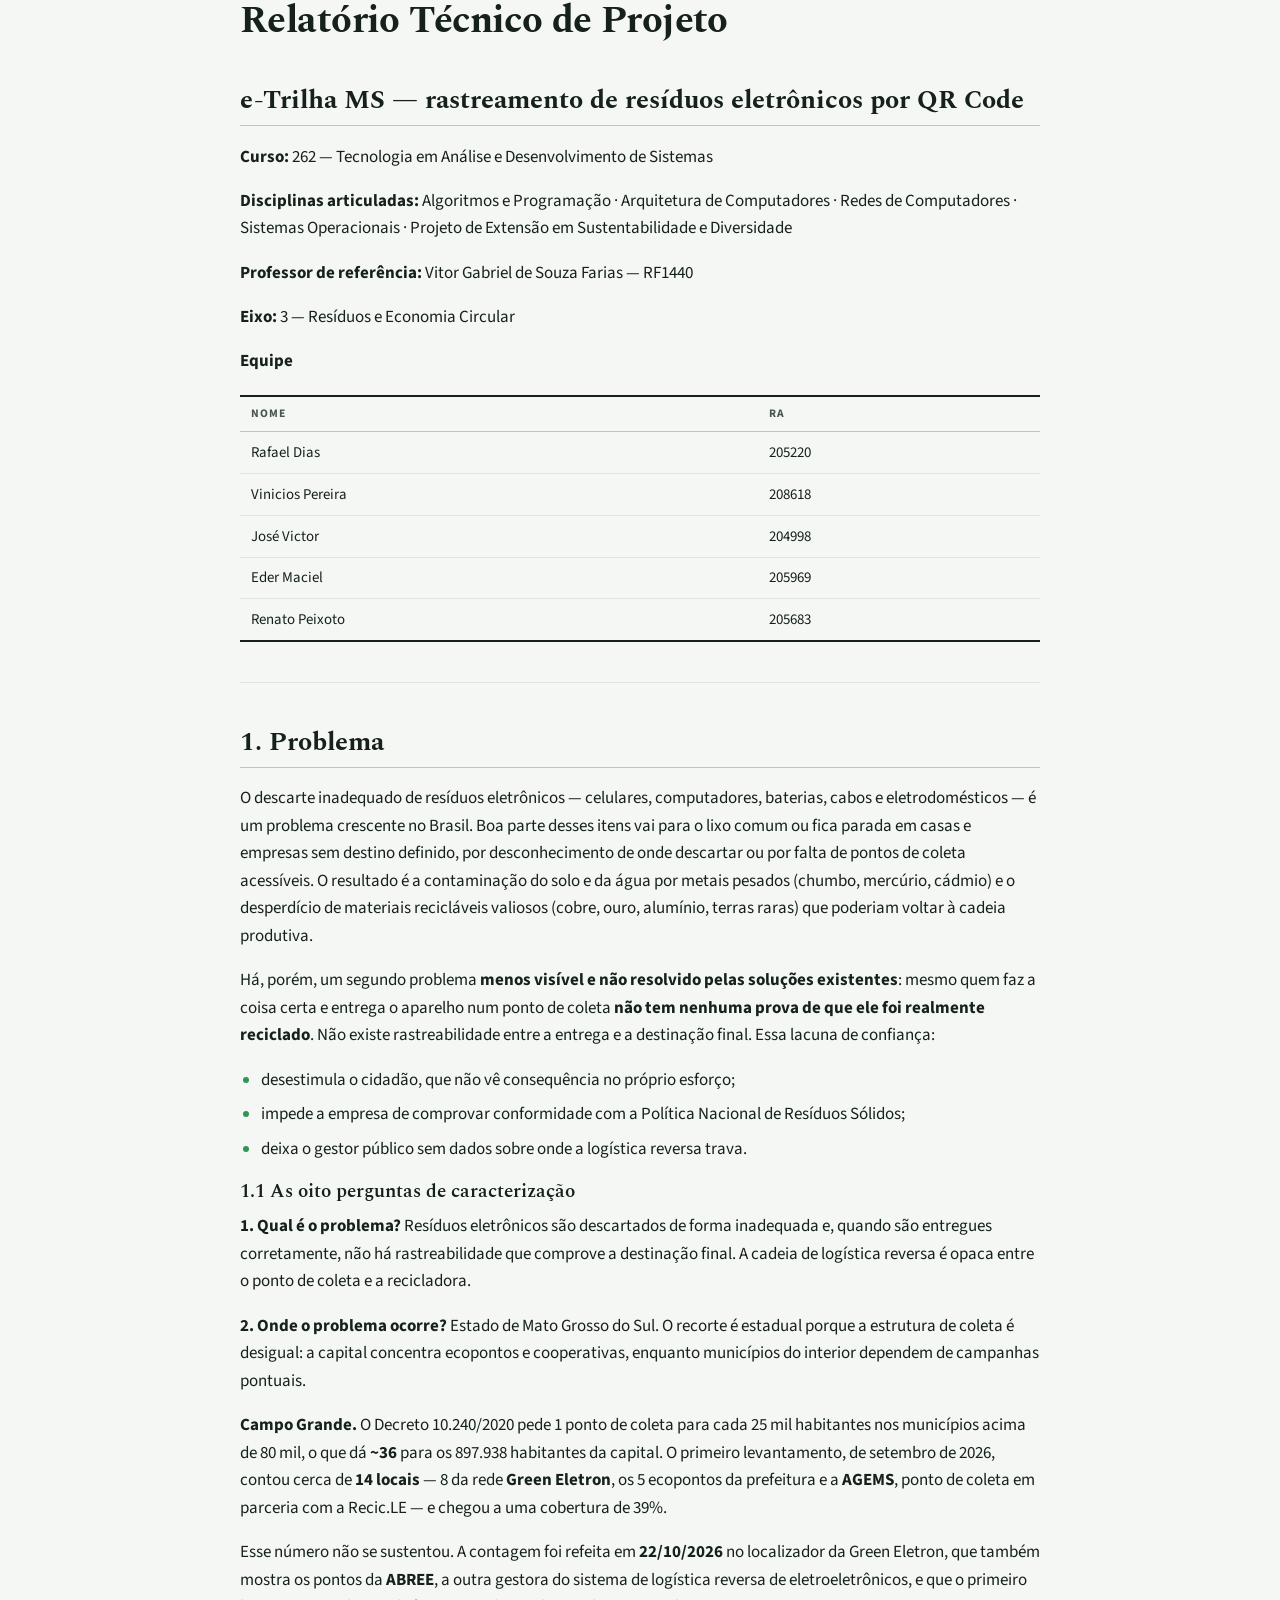
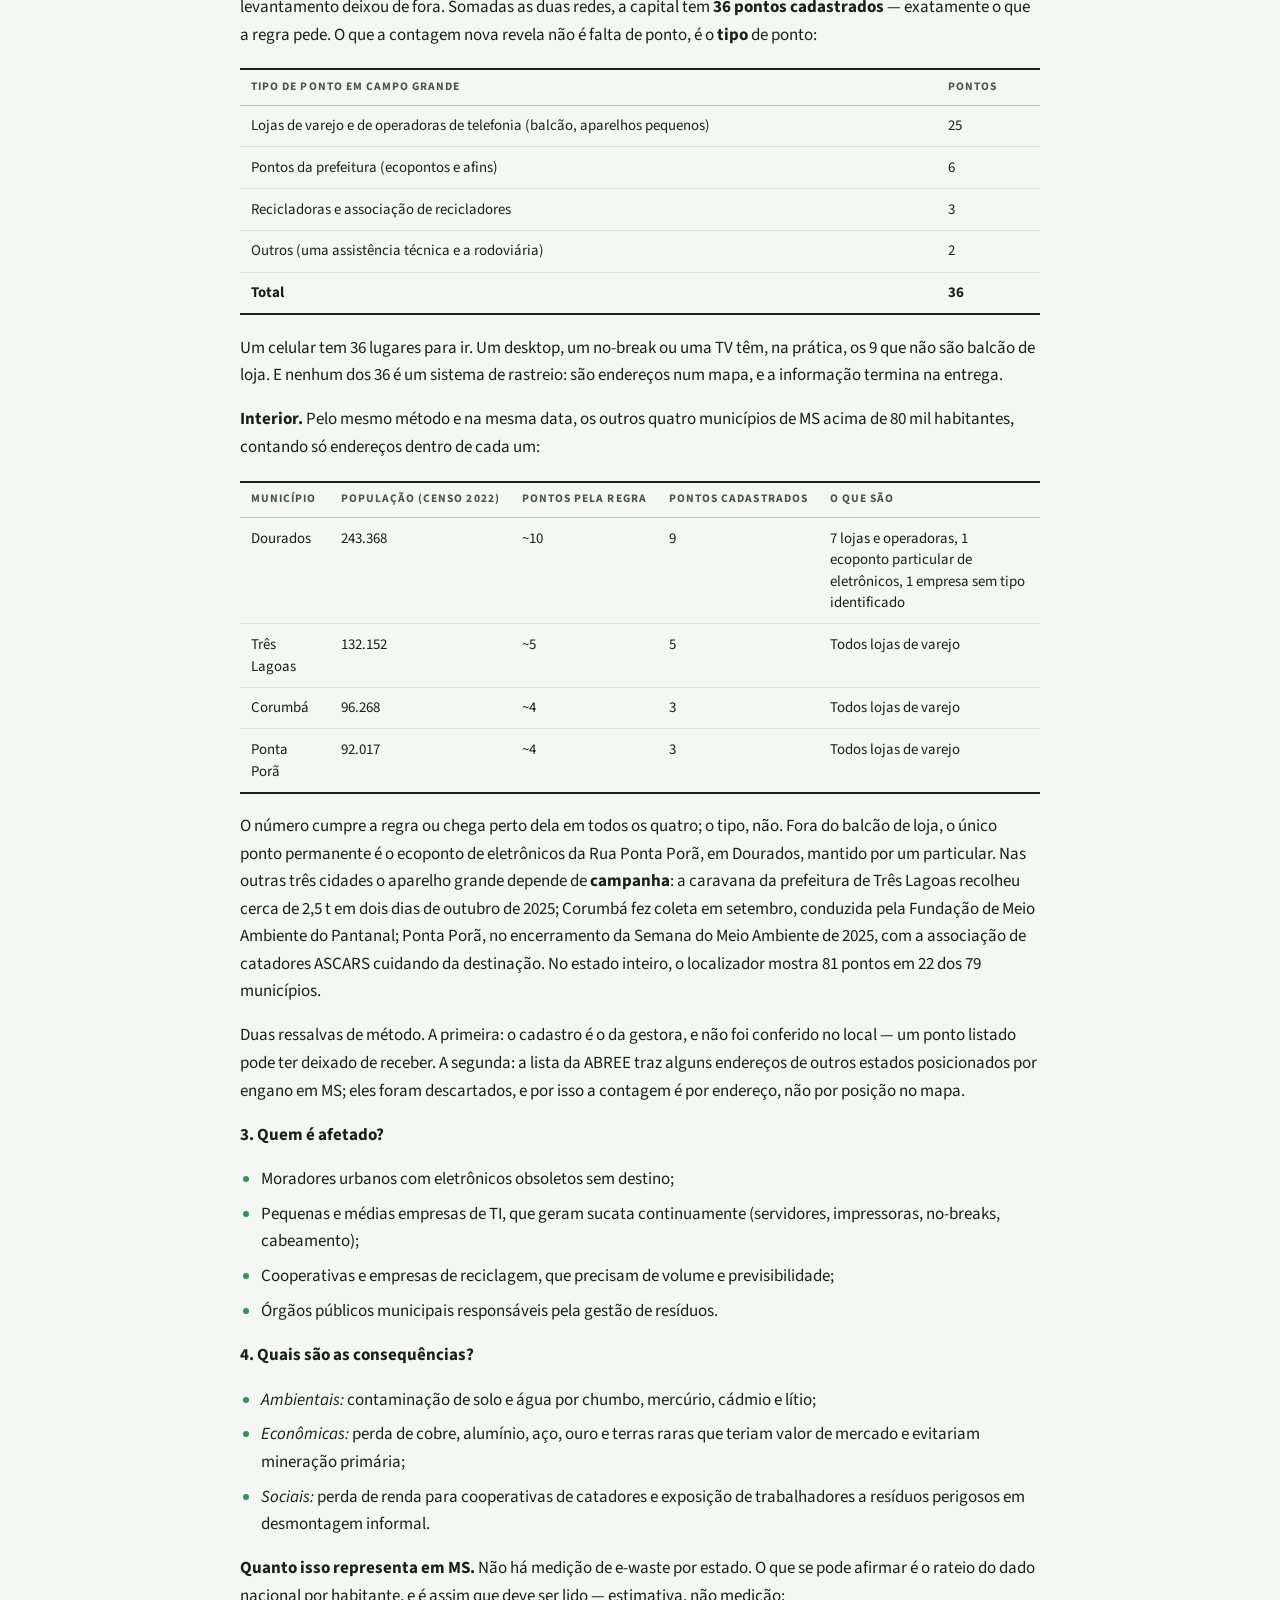
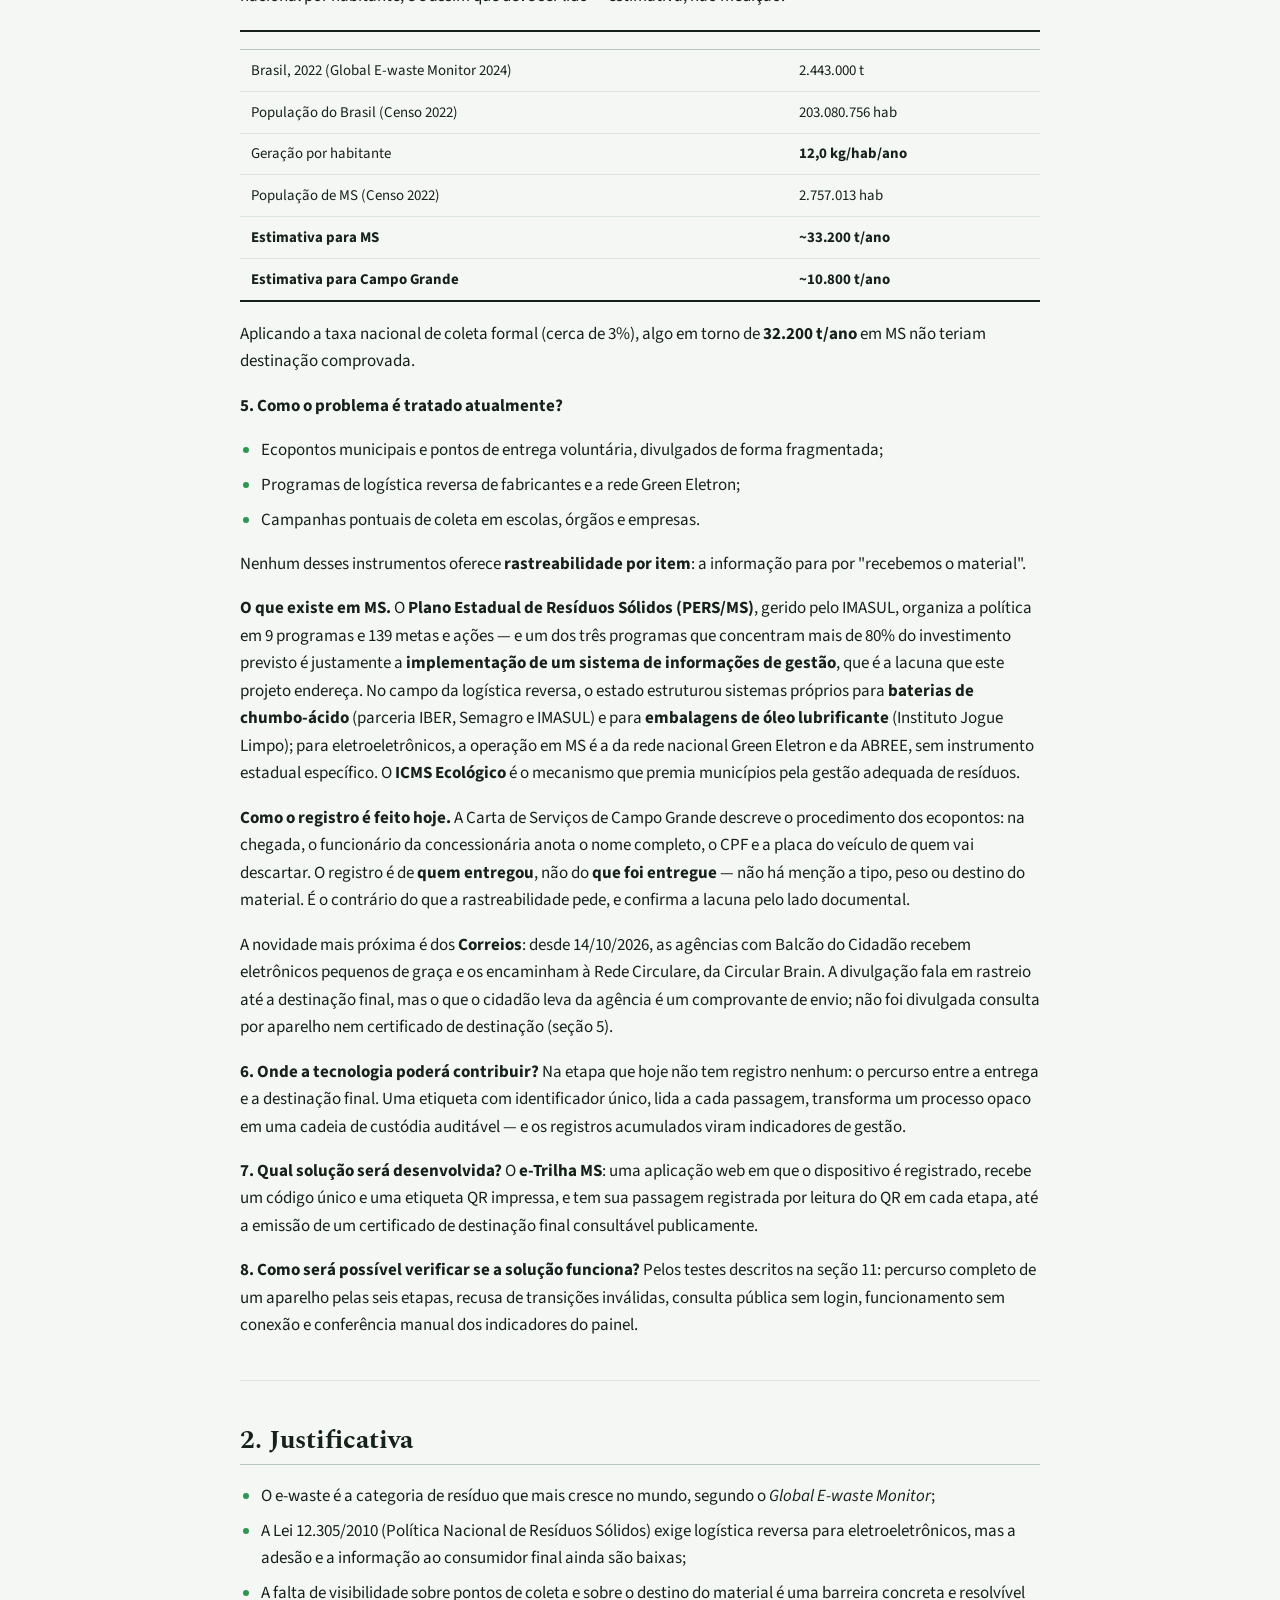
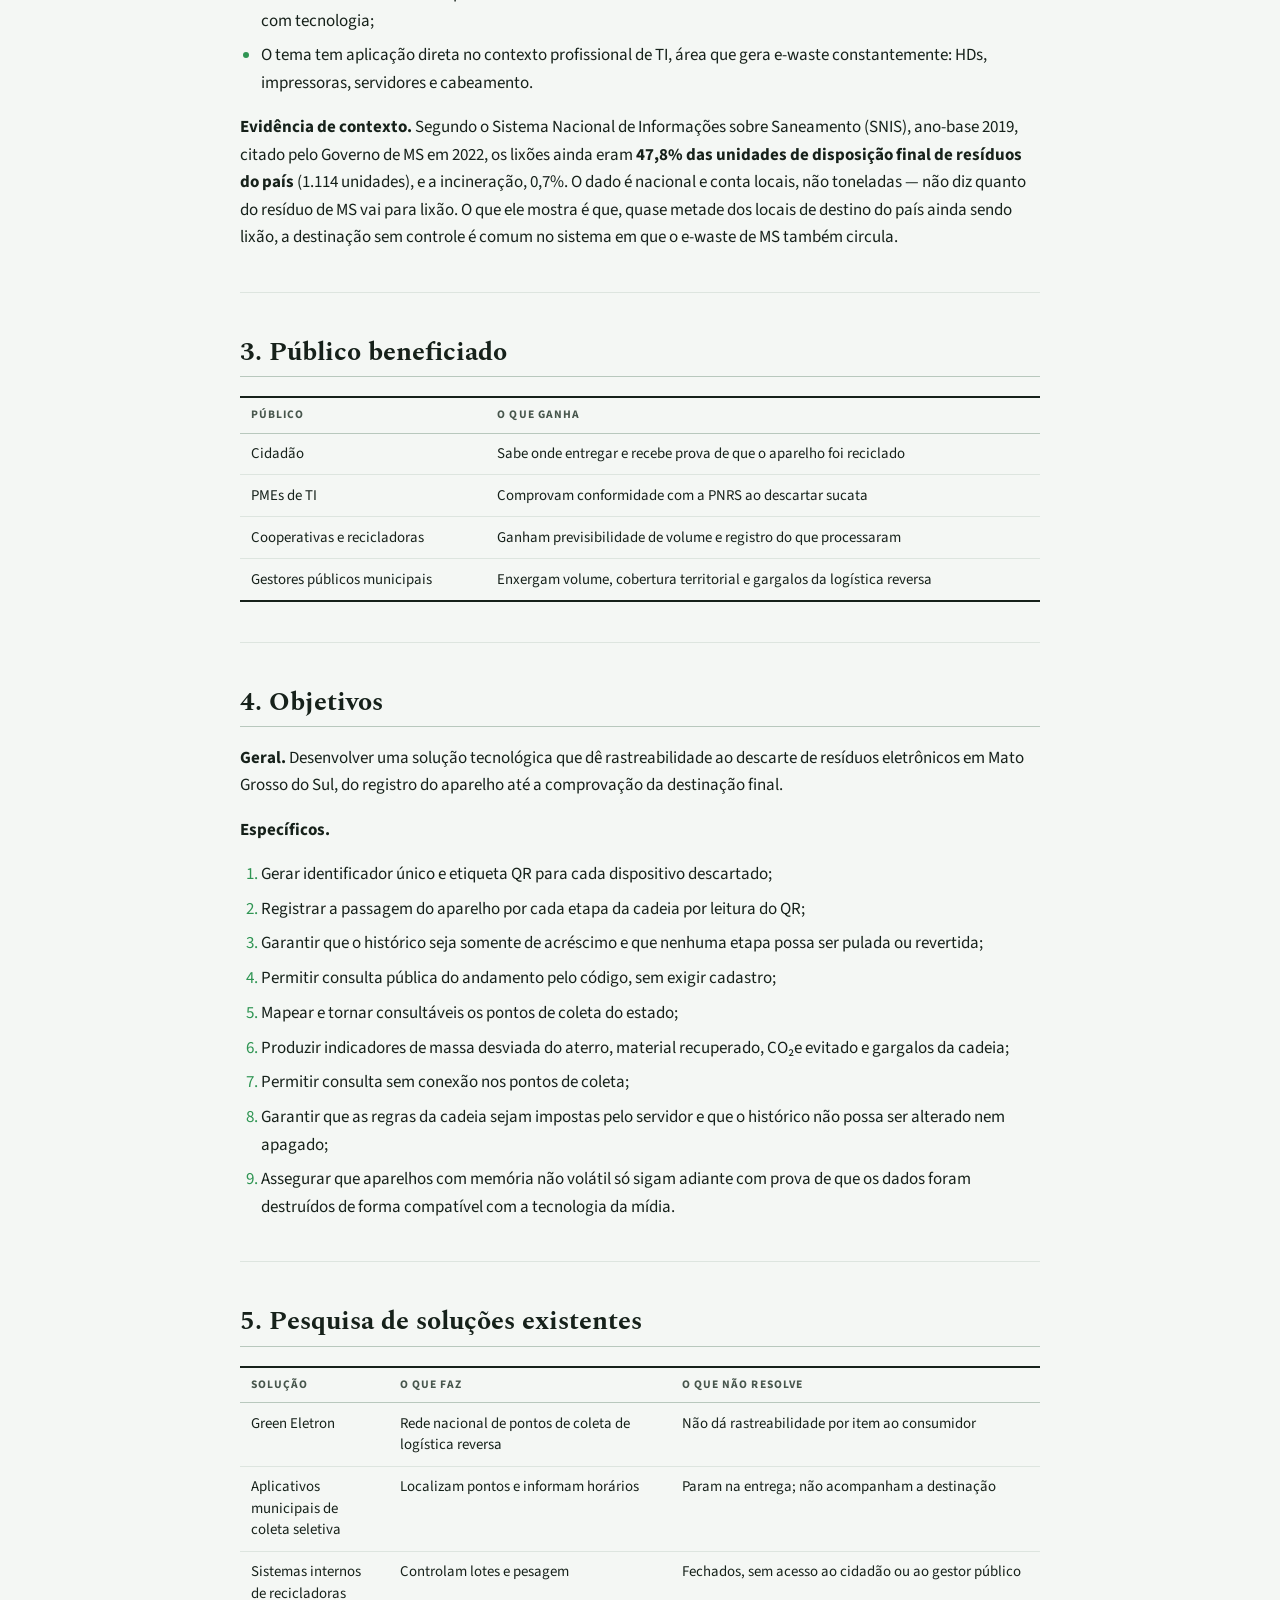
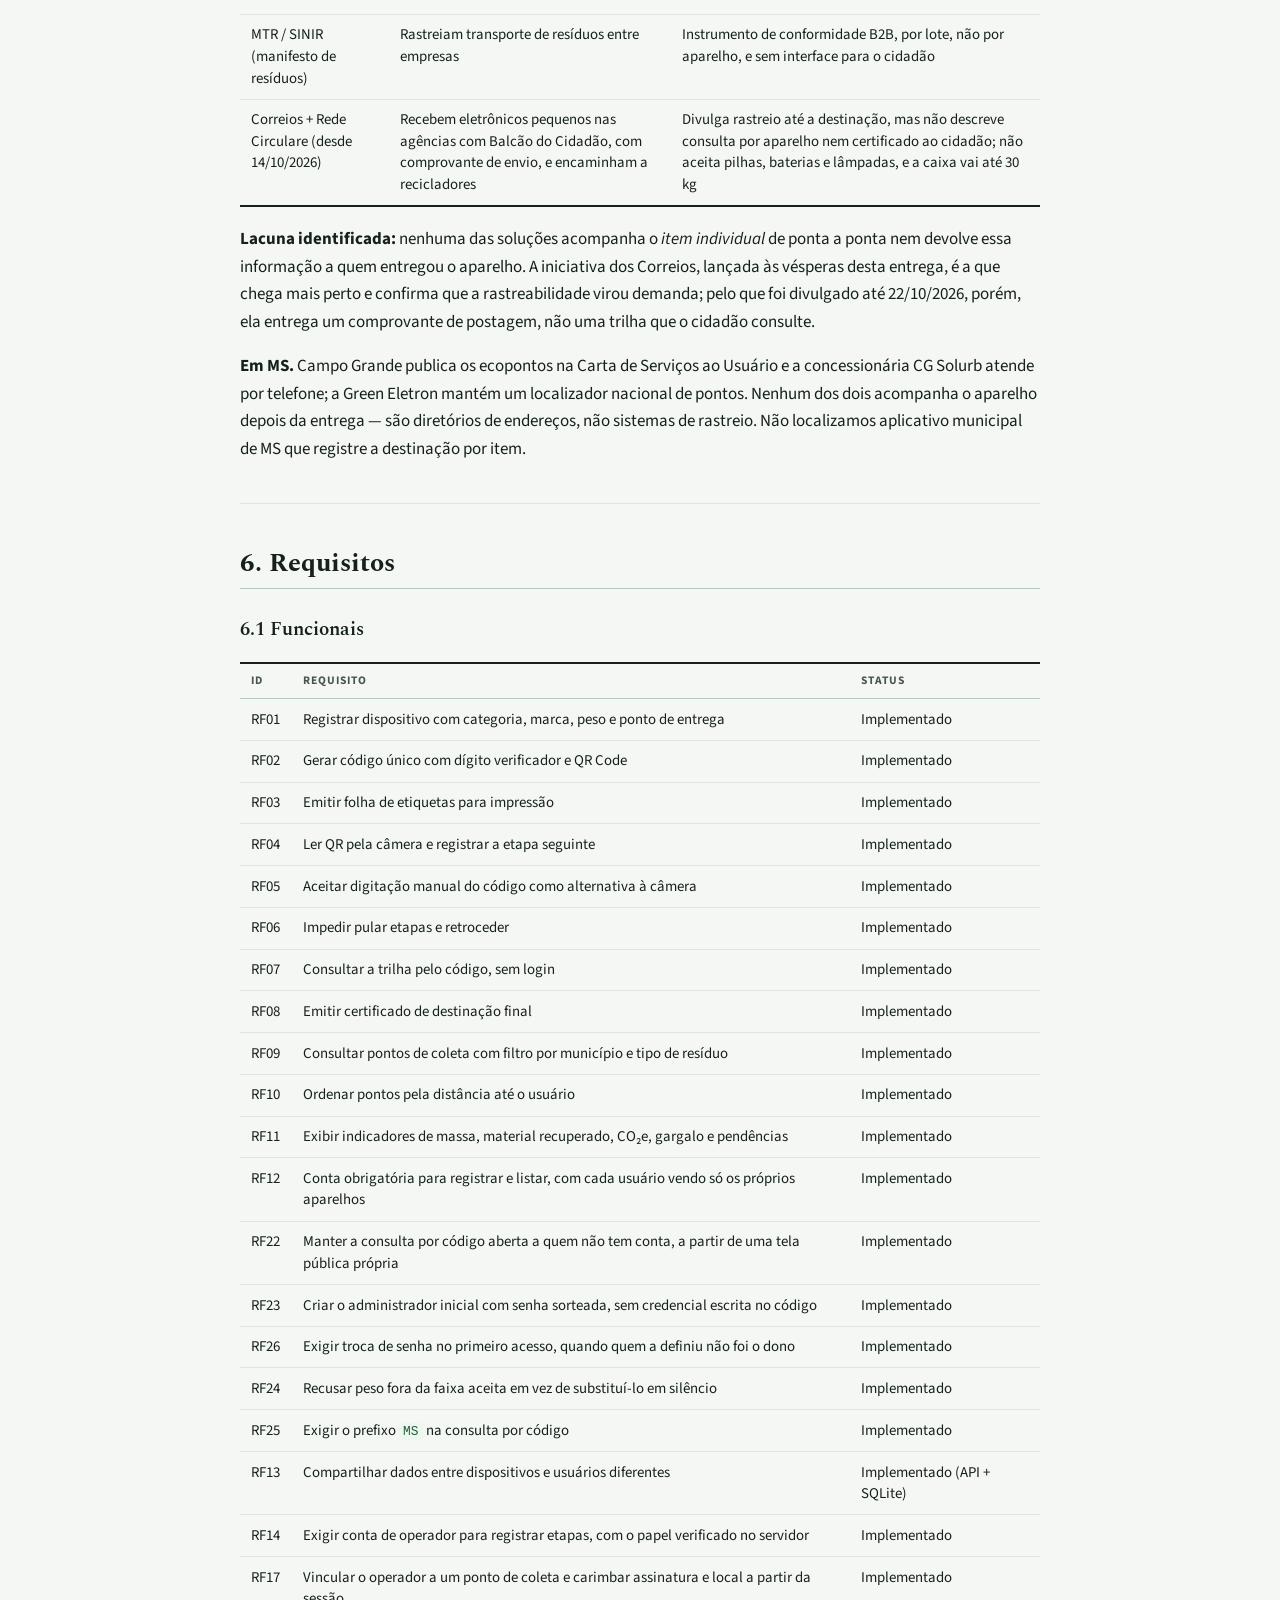
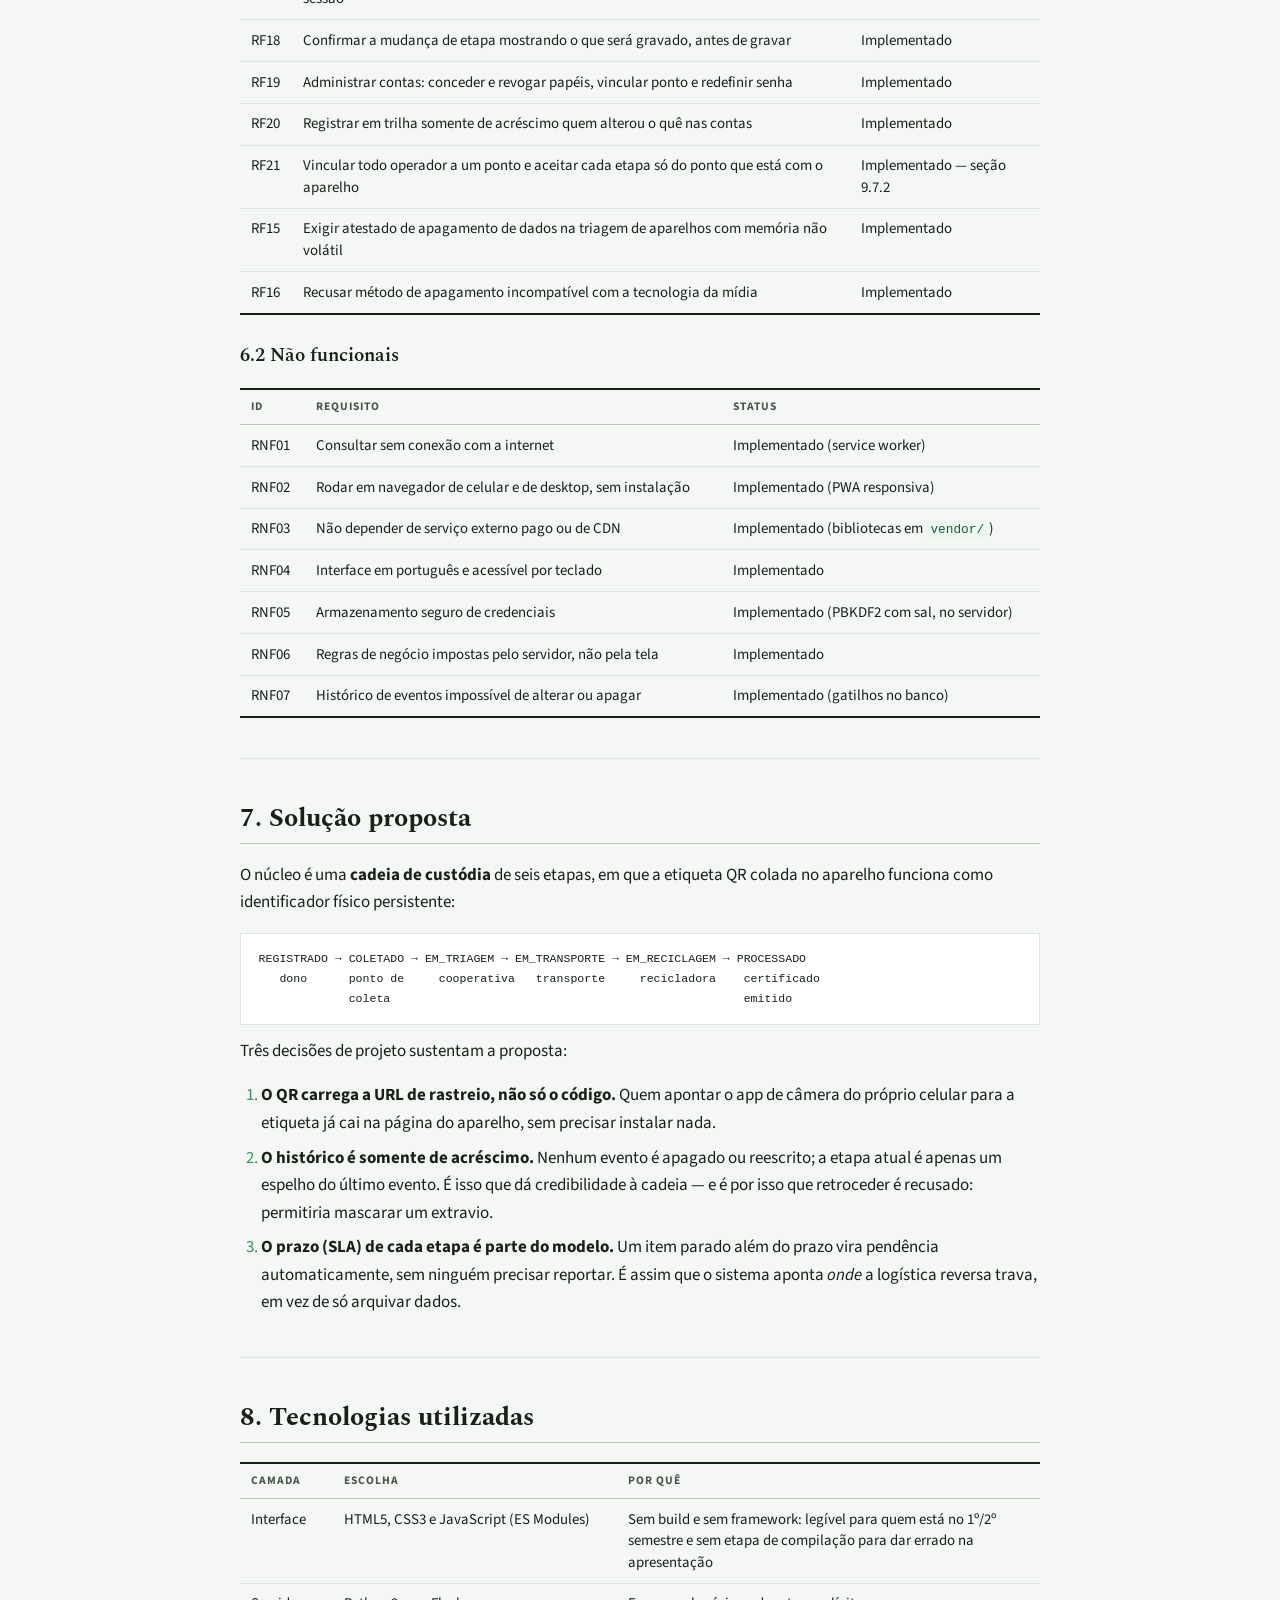
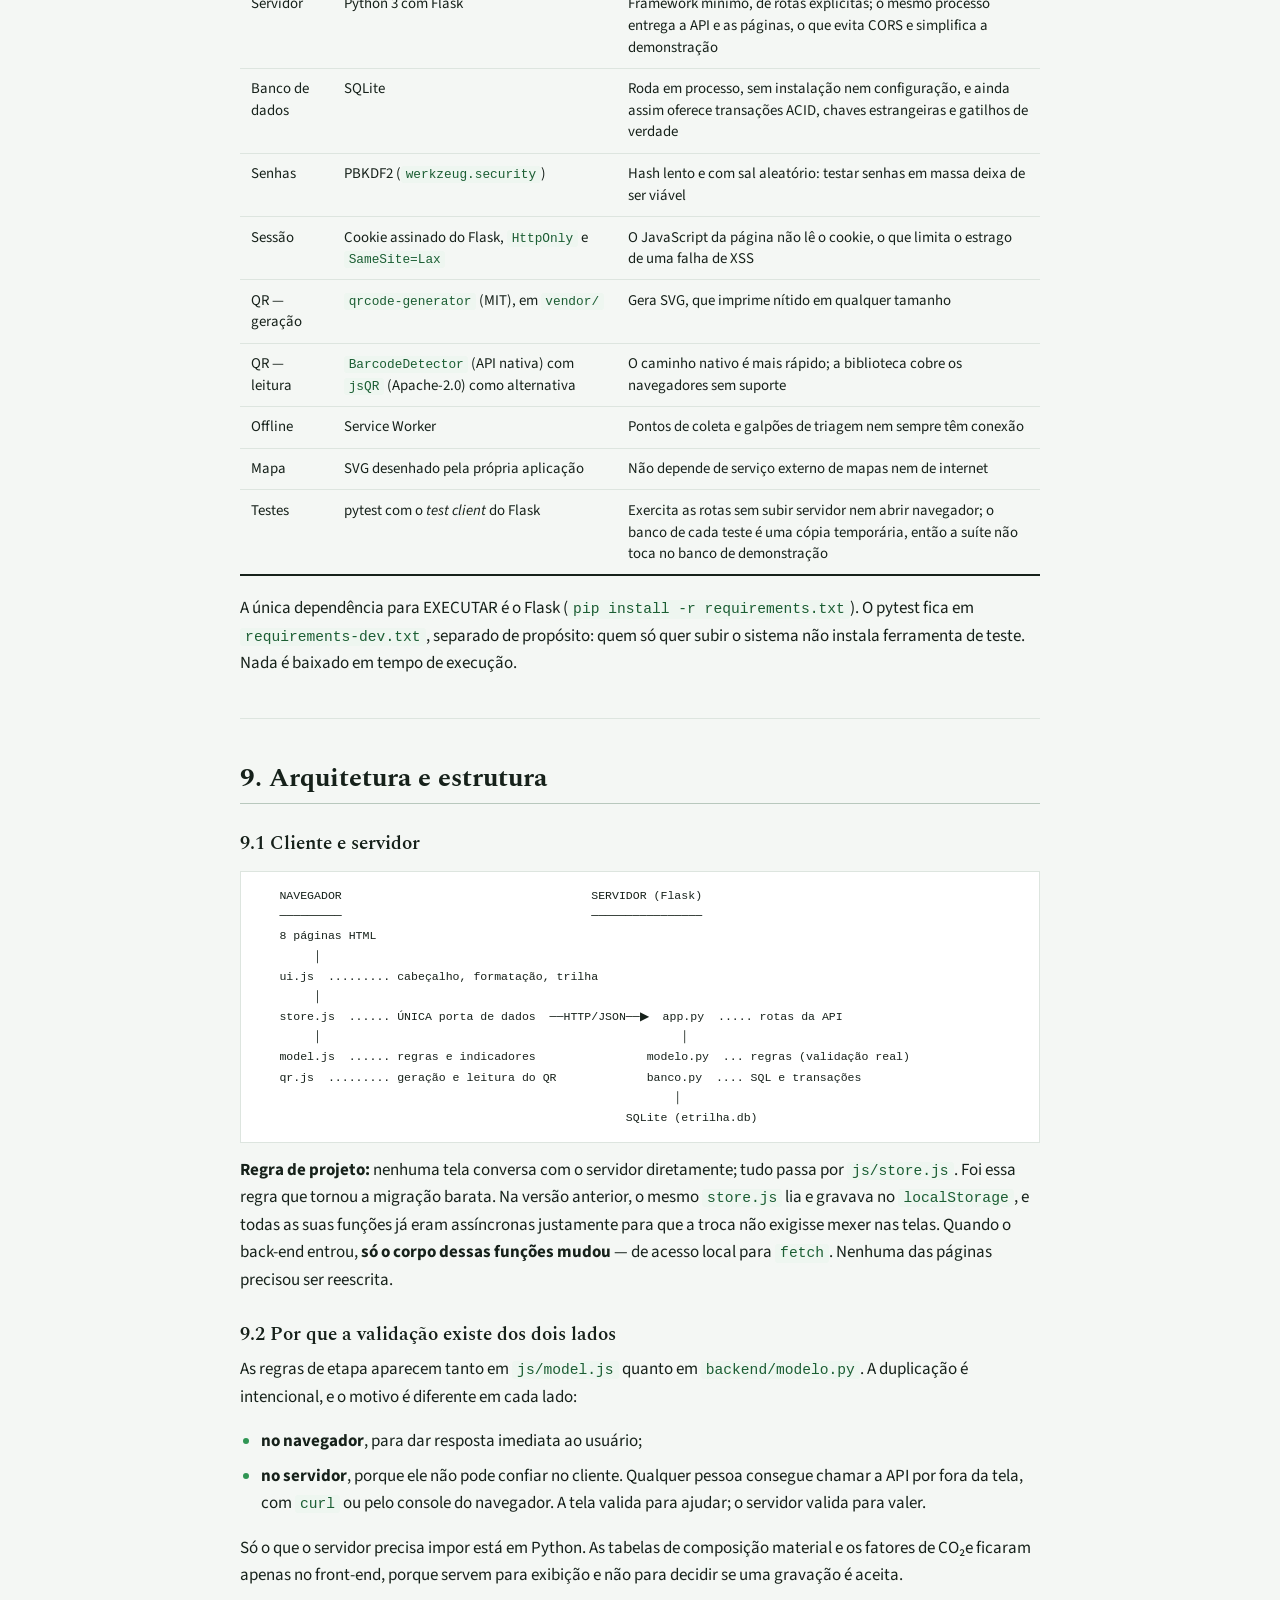
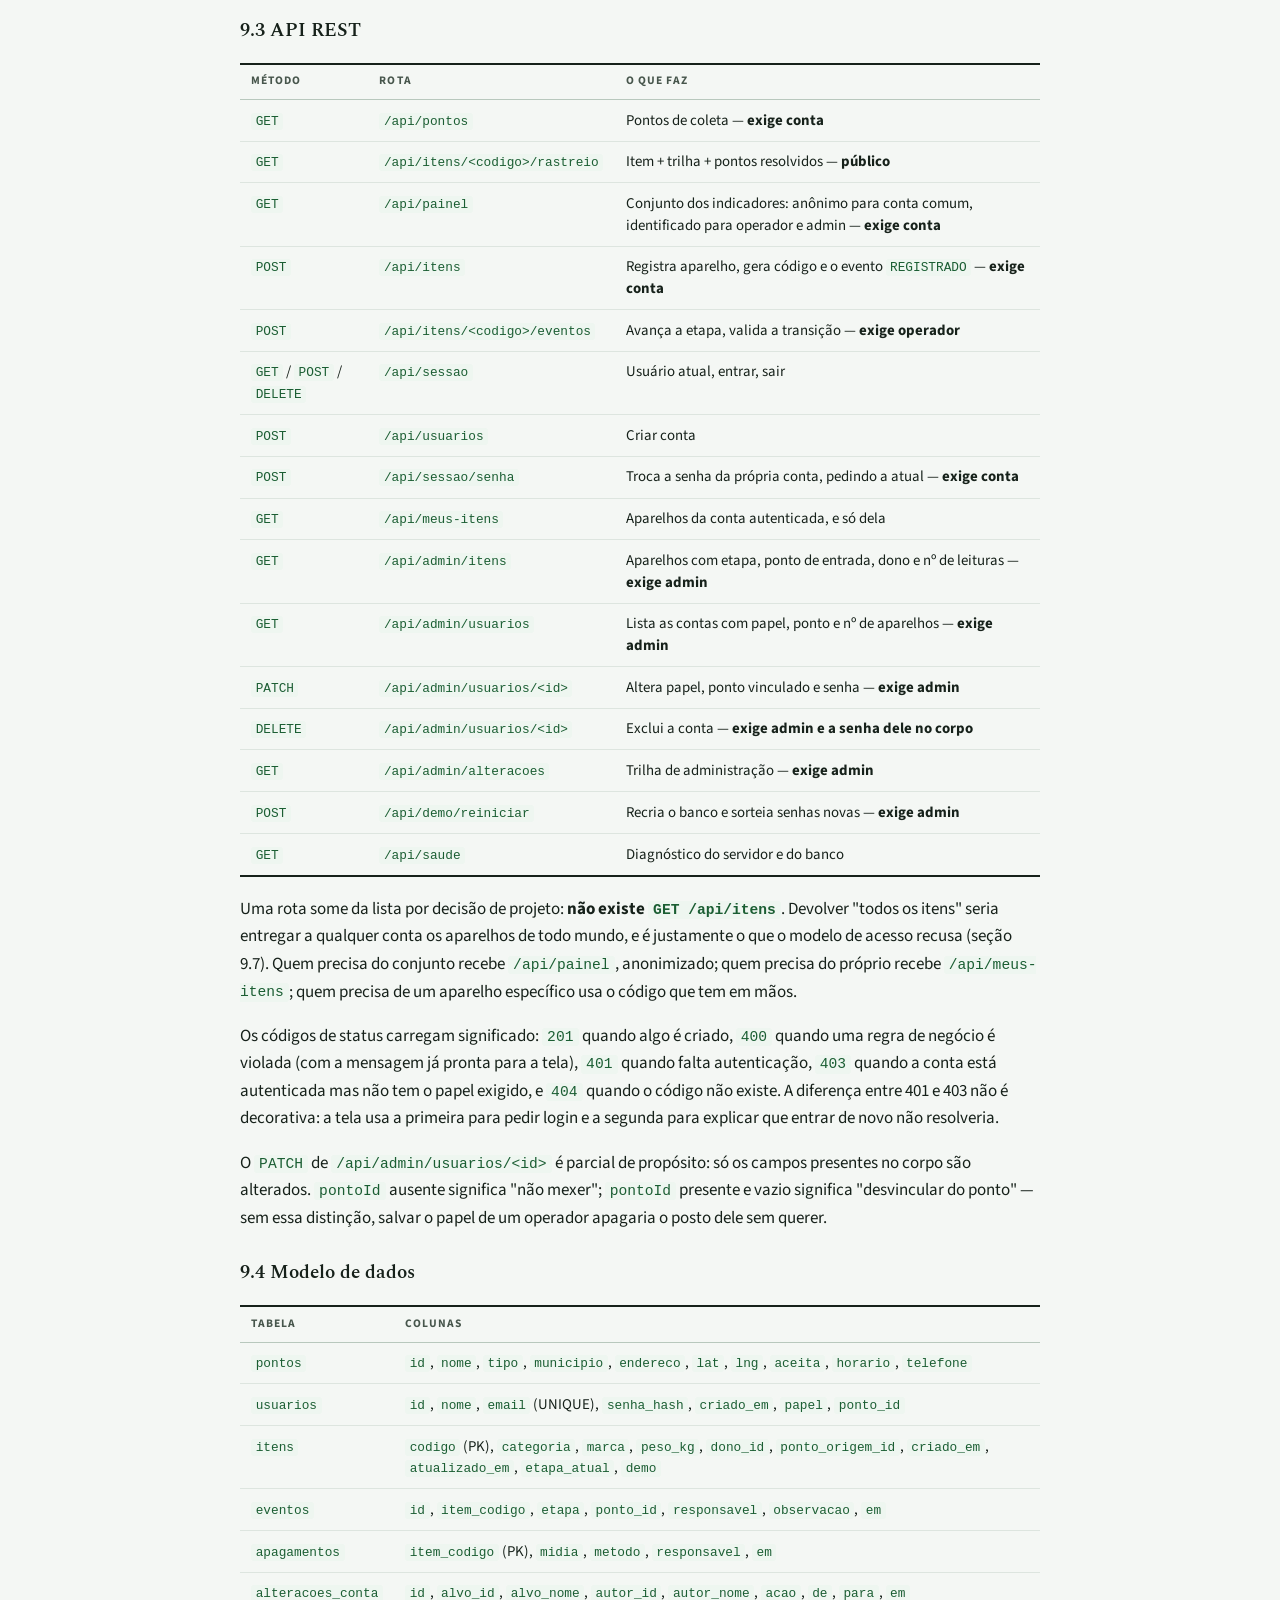
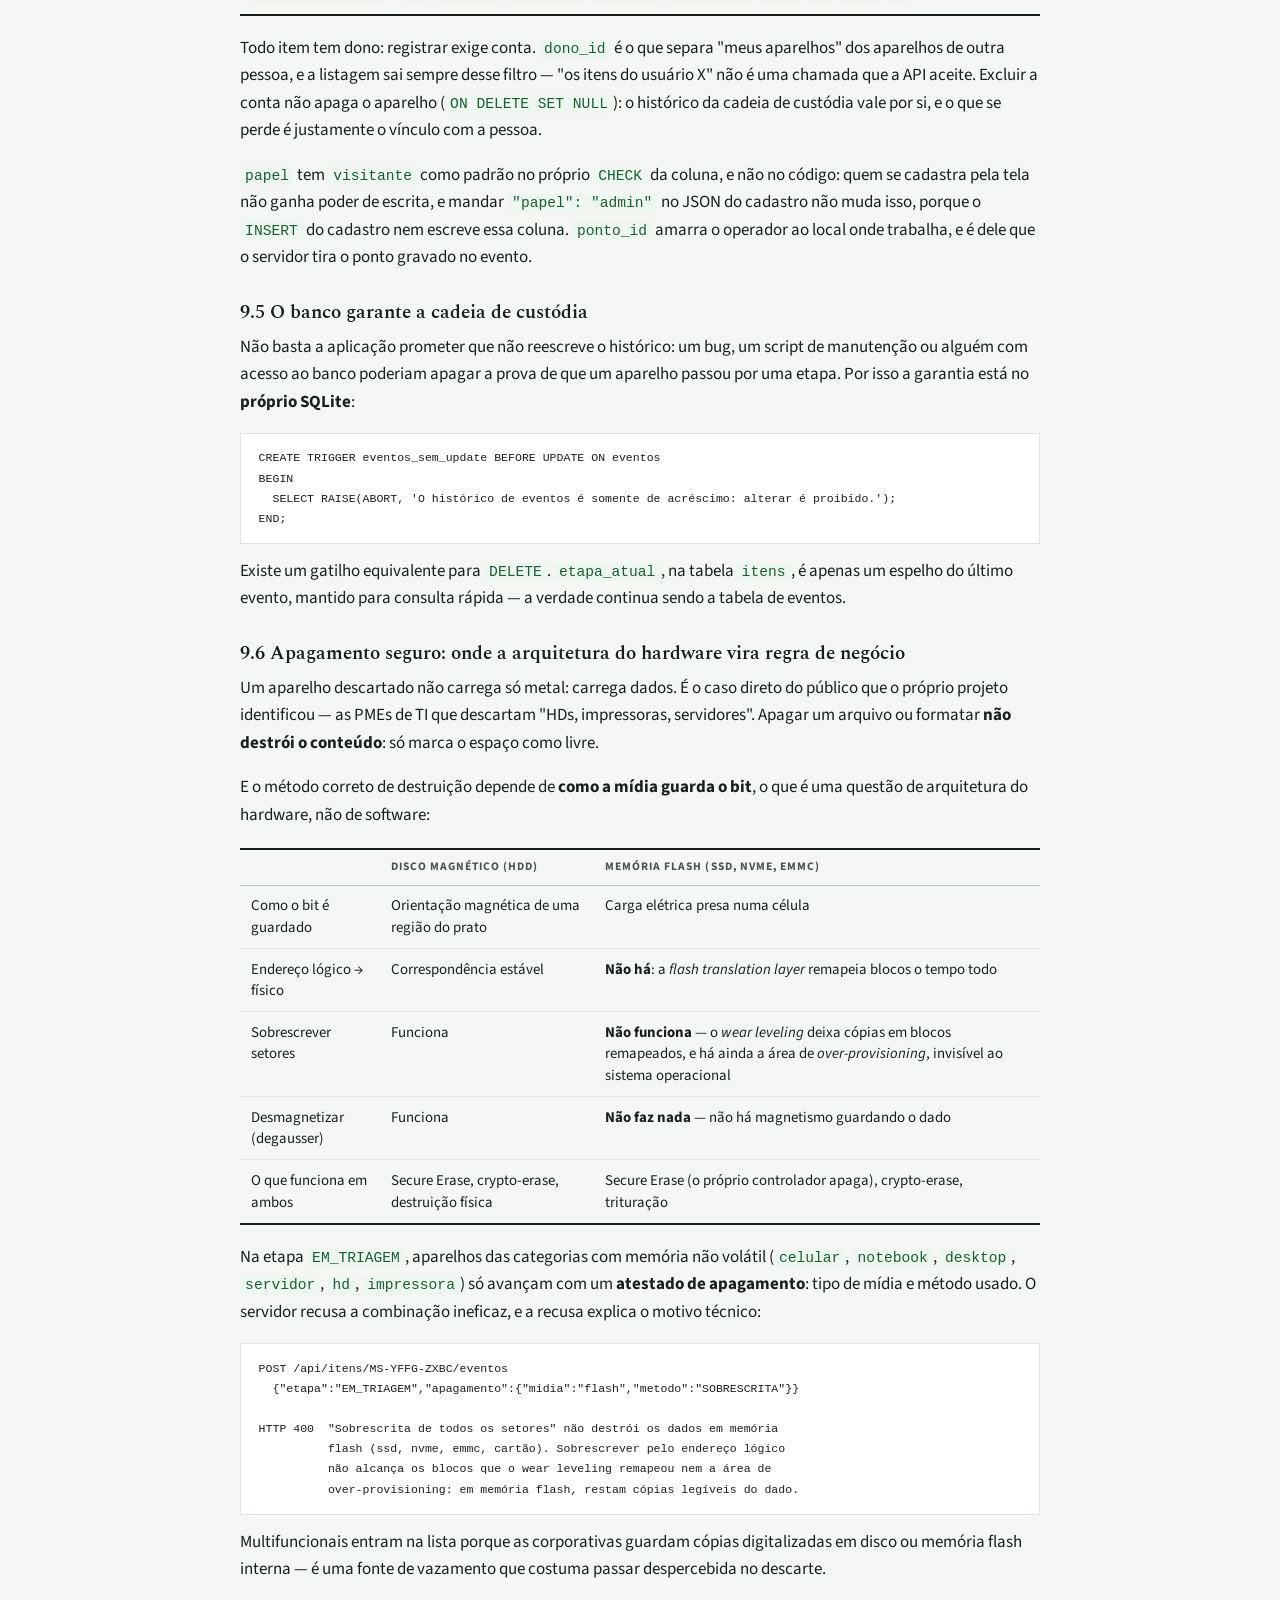
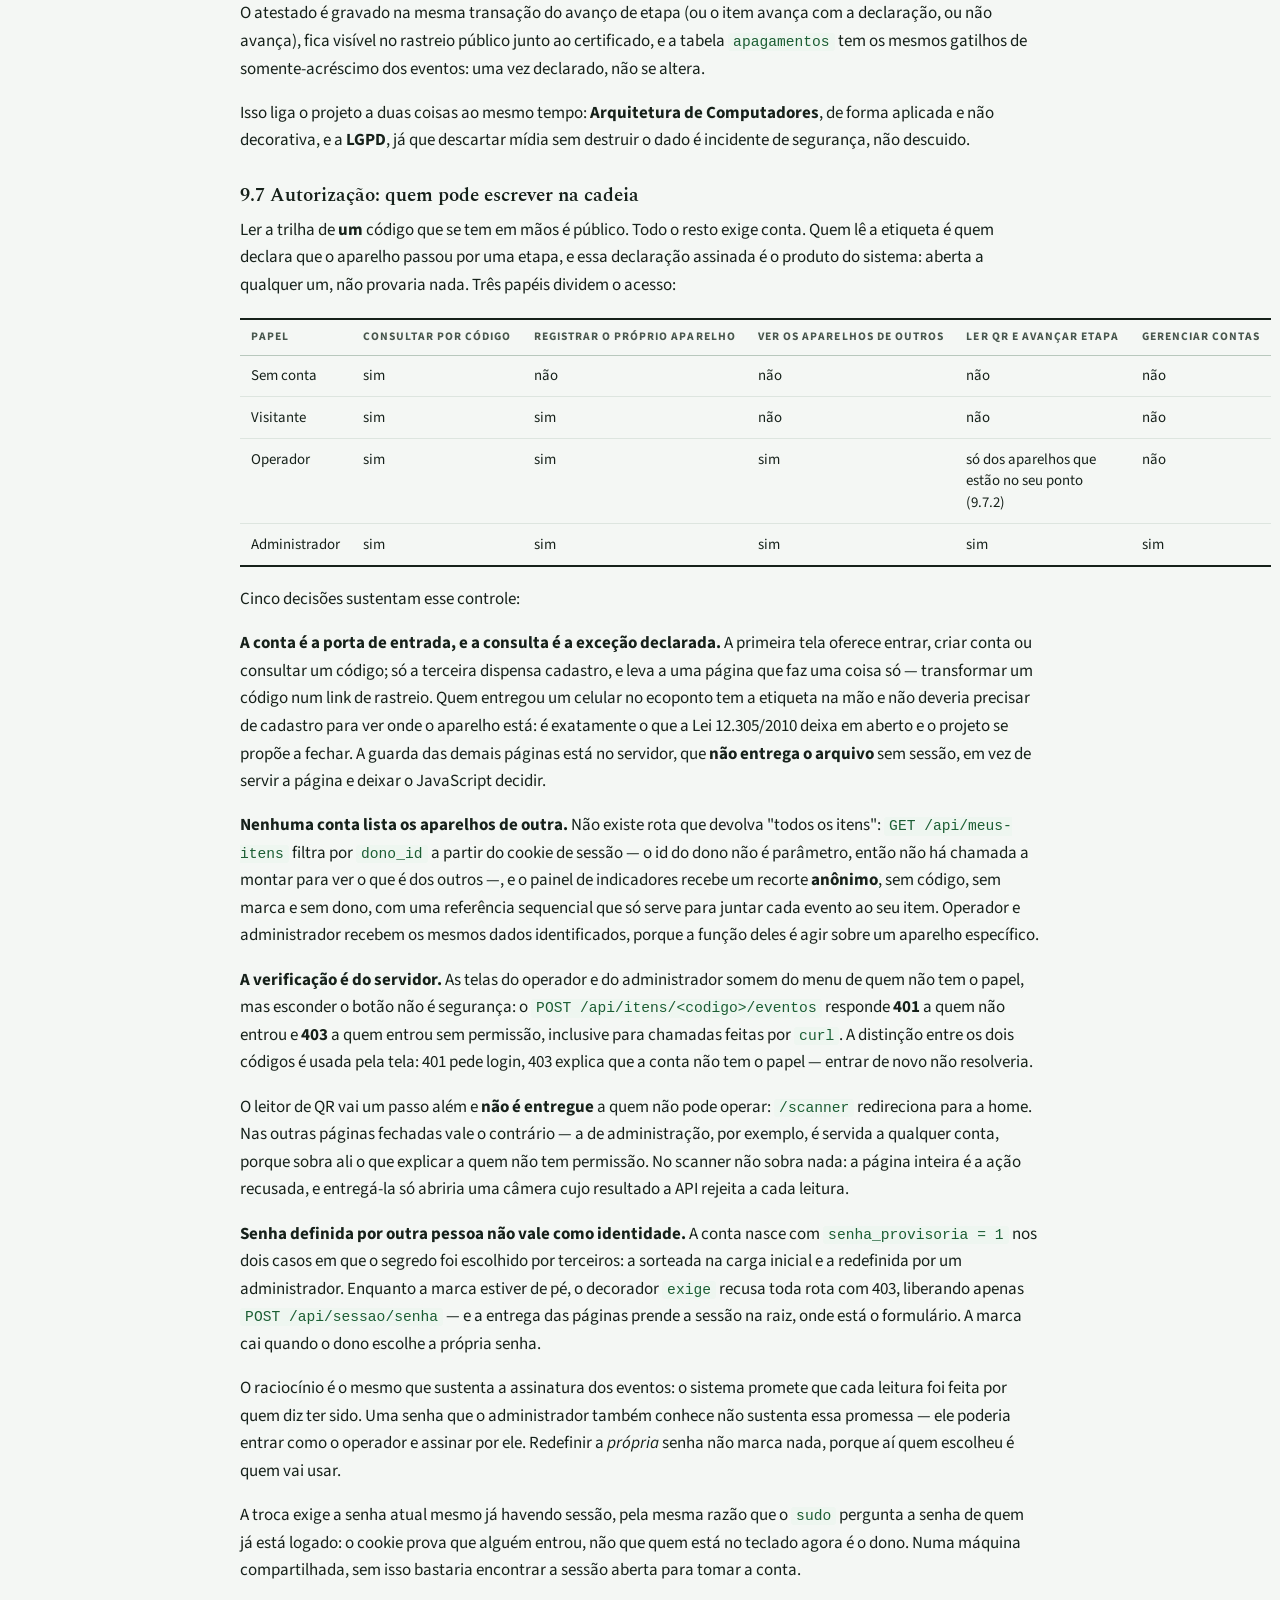
<file: docs/relatorio-tecnico.html>
<!doctype html>
<html lang="pt-BR" data-theme="light">
<head>
<meta charset="utf-8">
<meta name="viewport" content="width=device-width, initial-scale=1">
<title>Relatório Técnico · e-Trilha MS</title>
<link rel="stylesheet" href="https://fonts.googleapis.com/css2?family=Spectral:ital,wght@0,400;0,600;0,700;1,400&family=Source+Sans+3:ital,wght@0,400;0,600;0,700;1,400&display=swap">
<style>
  :root {
    --tinta:#16211a; --tinta-media:#47564c; --tinta-fraca:#77857c;
    --fundo:#f4f7f4; --superficie:#ffffff; --borda:#dde5df; --borda-forte:#b8c8bd;
    --verde-700:#1b5e33; --verde-600:#22773f; --verde-500:#2f9553; --verde-050:#eef6f0;
    --terra:#a0631d; --terra-fundo:#fbf3e7;
    --vermelho:#b23a34; --vermelho-fundo:#fbeceb;
    --sombra:0 1px 2px rgba(16,56,31,.05), 0 8px 28px rgba(16,56,31,.06);
    --serif:"Spectral",Georgia,"Times New Roman",serif;
    --sans:"Source Sans 3","Segoe UI",system-ui,-apple-system,sans-serif;
    --mono:"Cascadia Mono","SF Mono",Consolas,"Liberation Mono",monospace;
  }
  @media (prefers-color-scheme: dark) {
    :root:not([data-theme="light"]) {
      --tinta:#e6ede8; --tinta-media:#a9b8ae; --tinta-fraca:#7d8c83;
      --fundo:#0f1712; --superficie:#17211a; --borda:#2a3830; --borda-forte:#3d5145;
      --verde-700:#6cc78c; --verde-600:#4fb271; --verde-500:#46b06b; --verde-050:#16281c;
      --terra:#d8a05a; --terra-fundo:#2a2114;
      --vermelho:#e08b84; --vermelho-fundo:#2c1917;
      --sombra:0 1px 2px rgba(0,0,0,.4), 0 8px 28px rgba(0,0,0,.3);
    }
  }
  :root[data-theme="dark"] {
    --tinta:#e6ede8; --tinta-media:#a9b8ae; --tinta-fraca:#7d8c83;
    --fundo:#0f1712; --superficie:#17211a; --borda:#2a3830; --borda-forte:#3d5145;
    --verde-700:#6cc78c; --verde-600:#4fb271; --verde-500:#46b06b; --verde-050:#16281c;
    --terra:#d8a05a; --terra-fundo:#2a2114;
    --vermelho:#e08b84; --vermelho-fundo:#2c1917;
    --sombra:0 1px 2px rgba(0,0,0,.4), 0 8px 28px rgba(0,0,0,.3);
  }

  * { box-sizing: border-box; }
  body {
    background: var(--fundo); color: var(--tinta); font-family: var(--sans);
    font-size: 17px; line-height: 1.62; margin: 0; padding: 0 1.25rem 5rem;
    -webkit-font-smoothing: antialiased;
  }
  .folha { max-width: 50rem; margin: 0 auto; }

  .capa { padding: 3.5rem 0 2rem; border-bottom: 2px solid var(--tinta); margin-bottom: 2.5rem; }
  .eyebrow {
    font-size: .78rem; font-weight: 700; letter-spacing: .14em; text-transform: uppercase;
    color: var(--verde-600); display: flex; flex-wrap: wrap; gap: .5rem .9rem; margin-bottom: 1.1rem;
  }
  h1 {
    font-family: var(--serif); font-weight: 700; font-size: clamp(2.1rem,1.4rem + 3vw,3.2rem);
    line-height: 1.08; letter-spacing: -.015em; margin: 0 0 .5rem; text-wrap: balance;
  }
  .subtitulo {
    font-family: var(--serif); font-style: italic; font-size: clamp(1.1rem,1rem + .6vw,1.35rem);
    color: var(--tinta-media); margin: 0 0 2rem; text-wrap: balance;
  }
  .ficha { display: grid; grid-template-columns: repeat(auto-fit,minmax(13rem,1fr)); gap: 1.1rem 2rem; }
  .ficha div { display: grid; gap: .15rem; align-content: start; }
  .ficha dt { font-size: .72rem; font-weight: 700; letter-spacing: .1em; text-transform: uppercase; color: var(--tinta-fraca); }
  .ficha dd { margin: 0; font-size: .95rem; }

  .sumario { background: var(--superficie); border: 1px solid var(--borda); padding: 1.25rem 1.5rem; margin-bottom: 3rem; }
  .sumario h2 { font-family: var(--sans); font-size: .72rem; font-weight: 700; letter-spacing: .12em; text-transform: uppercase; color: var(--tinta-fraca); margin: 0 0 .7rem; }
  .sumario ol { list-style: none; margin: 0; padding: 0; display: grid; gap: .1rem; counter-reset: sum; }
  .sumario li { counter-increment: sum; margin: 0; }
  .sumario a { color: var(--tinta); text-decoration: none; display: flex; gap: .7rem; align-items: baseline; padding: .12rem 0; }
  .sumario a::before { content: counter(sum) "."; font-family: var(--serif); font-weight: 600; color: var(--verde-600); min-width: 1.1rem; font-variant-numeric: tabular-nums; }
  .sumario a:hover { color: var(--verde-600); text-decoration: underline; }

  section { margin-bottom: 3.25rem; scroll-margin-top: 1.5rem; }
  h2.secao {
    font-family: var(--serif); font-weight: 700; font-size: clamp(1.45rem,1.2rem + 1.1vw,1.95rem);
    line-height: 1.2; letter-spacing: -.01em; margin: 0 0 1.4rem; padding-bottom: .6rem;
    border-bottom: 1px solid var(--borda-forte); display: flex; gap: .8rem; align-items: baseline; text-wrap: balance;
  }
  h2.secao .n { font-size: .82em; color: var(--verde-600); font-variant-numeric: tabular-nums; flex: none; }
  h3 { font-family: var(--serif); font-weight: 600; font-size: 1.18rem; line-height: 1.3; margin: 2rem 0 .6rem; text-wrap: balance; }
  h3:first-of-type { margin-top: 0; }
  h4 { font-family: var(--sans); font-size: .76rem; font-weight: 700; letter-spacing: .1em; text-transform: uppercase; color: var(--verde-600); margin: 1.6rem 0 .5rem; }

  p { margin: 0 0 1.05rem; }
  a { color: var(--verde-600); }
  ul, ol { margin: 0 0 1.05rem; padding-left: 1.3rem; }
  li { margin-bottom: .45rem; }
  li::marker { color: var(--verde-500); }
  code { font-family: var(--mono); font-size: .86em; background: var(--verde-050); padding: .08em .35em; border-radius: 3px; color: var(--verde-700); }

  .tabela-caixa { overflow-x: auto; margin: 1.4rem 0; }
  table { border-collapse: collapse; width: 100%; font-size: .93rem; line-height: 1.45; }
  thead th {
    font-family: var(--sans); font-size: .72rem; font-weight: 700; letter-spacing: .09em;
    text-transform: uppercase; color: var(--tinta-media); text-align: left;
    padding: .55rem .7rem; vertical-align: bottom;
    border-top: 2px solid var(--tinta); border-bottom: 1px solid var(--borda-forte); white-space: nowrap;
  }
  tbody td { padding: .6rem .7rem; vertical-align: top; border-bottom: 1px solid var(--borda); }
  tbody tr:last-child td { border-bottom: 2px solid var(--tinta); }
  .num { text-align: right; font-variant-numeric: tabular-nums; white-space: nowrap; }
  .ref { font-family: var(--mono); font-size: .82rem; font-weight: 600; color: var(--verde-600); white-space: nowrap; }
  tfoot td { padding: .7rem .7rem 0; font-size: .84rem; color: var(--tinta-fraca); border: 0; }
  .total td { font-weight: 700; }

  .selo { font-size: .74rem; font-weight: 700; letter-spacing: .04em; padding: .12rem .5rem; border-radius: 100px; white-space: nowrap; display: inline-block; }
  .ok { background: var(--verde-050); color: var(--verde-700); border: 1px solid var(--verde-500); }
  .parcial { background: var(--terra-fundo); color: var(--terra); border: 1px solid var(--terra); }
  .pendente { background: transparent; color: var(--tinta-fraca); border: 1px solid var(--borda-forte); }

  .destaque {
    background: var(--superficie); border: 1px solid var(--borda); border-left: 3px solid var(--verde-500);
    box-shadow: var(--sombra); padding: 1.4rem 1.6rem; margin: 1.2rem 0 2rem;
    font-family: var(--serif); font-size: 1.08rem; line-height: 1.55;
  }
  .destaque p:last-child { margin-bottom: 0; }

  .pendencias { border: 1px dashed var(--terra); background: var(--terra-fundo); padding: 1.35rem 1.5rem; margin: 1.6rem 0; }
  .pendencias h4 { color: var(--terra); margin-top: 0; }
  .pendencias ol, .pendencias ul { margin-bottom: 0; }
  .pendencias li::marker { color: var(--terra); }

  .placar { display: grid; grid-template-columns: repeat(auto-fit,minmax(9rem,1fr)); gap: 1rem; margin: 1.5rem 0; }
  .placar div { background: var(--superficie); border: 1px solid var(--borda); padding: .9rem 1rem; }
  .placar .v { font-family: var(--serif); font-size: 1.9rem; font-weight: 700; line-height: 1; color: var(--verde-700); font-variant-numeric: tabular-nums; }
  .placar .r { font-size: .8rem; color: var(--tinta-media); margin-top: .3rem; }

  .referencias { display: grid; gap: 1rem; }
  .referencias p { margin: 0; padding-left: 1.6rem; text-indent: -1.6rem; font-size: .95rem; line-height: 1.5; }
  .referencias a { word-break: break-word; }
  .nota-metodo { margin-top: 2.5rem; padding-top: 1.2rem; border-top: 1px solid var(--borda); font-size: .9rem; color: var(--tinta-media); }

  a:focus-visible { outline: 2px solid var(--verde-500); outline-offset: 3px; }
  @media (prefers-reduced-motion: reduce) { * { animation: none !important; transition: none !important; } }

  @media print {
    body { background: #fff; color: #111; font-size: 10.5pt; padding: 0; }
    .folha { max-width: none; }
    .capa { padding-top: 0; }
    section { break-inside: auto; margin-bottom: 1.6rem; }
    h2.secao, h3 { break-after: avoid; }
    table, .pendencias, .destaque, .placar { break-inside: avoid; }
    .pendencias, .destaque, .placar div { background: #fff; }
    a { color: #111; text-decoration: none; }
  }

  /* Ajustes para um documento longo convertido de Markdown. */
  h1 { font-family: var(--serif); font-size: 2.4rem; margin: 0 0 .4rem; }
  h2 { font-family: var(--serif); font-weight: 700; font-size: 1.6rem; line-height: 1.2;
       margin: 2.8rem 0 1.1rem; padding-bottom: .5rem; border-bottom: 1px solid var(--borda-forte); }
  h3 { font-family: var(--serif); font-size: 1.2rem; margin: 1.8rem 0 .5rem; }
  h4 { font-family: var(--sans); font-size: .78rem; letter-spacing: .1em; text-transform: uppercase;
       color: var(--verde-600); margin: 1.4rem 0 .4rem; }
  blockquote { border-left: 3px solid var(--terra); background: var(--terra-fundo);
               margin: 1.2rem 0; padding: .9rem 1.2rem; color: var(--tinta-media); font-size: .93rem; }
  blockquote p:last-child { margin-bottom: 0; }
  pre { background: var(--superficie); border: 1px solid var(--borda); padding: .9rem 1.1rem;
        overflow-x: auto; font-size: .84rem; line-height: 1.5; }
  pre code { background: none; padding: 0; color: var(--tinta); }
  hr { border: 0; border-top: 1px solid var(--borda); margin: 2.5rem 0; }
  table { margin: 1.2rem 0; }
  @page { size: A4; margin: 18mm 16mm 16mm; }
  @media print { h2, h3 { break-after: avoid; } table, pre, blockquote { break-inside: avoid; } }
</style>
</head>
<body>
<div class="folha">
<h1 id="relatorio-tecnico-de-projeto">Relatório Técnico de Projeto</h1>
<h2 id="e-trilha-ms-rastreamento-de-residuos-eletronicos-por-qr-code">e-Trilha MS — rastreamento de resíduos eletrônicos por QR Code</h2>
<p><strong>Curso:</strong> 262 — Tecnologia em Análise e Desenvolvimento de Sistemas</p>
<p><strong>Disciplinas articuladas:</strong> Algoritmos e Programação · Arquitetura de Computadores ·
Redes de Computadores · Sistemas Operacionais · Projeto de Extensão em Sustentabilidade e Diversidade</p>
<p><strong>Professor de referência:</strong> Vitor Gabriel de Souza Farias — RF1440</p>
<p><strong>Eixo:</strong> 3 — Resíduos e Economia Circular</p>
<p><strong>Equipe</strong></p>
<table>
<thead>
<tr>
<th>Nome</th>
<th>RA</th>
</tr>
</thead>
<tbody>
<tr>
<td>Rafael Dias</td>
<td>205220</td>
</tr>
<tr>
<td>Vinicios Pereira</td>
<td>208618</td>
</tr>
<tr>
<td>José Victor</td>
<td>204998</td>
</tr>
<tr>
<td>Eder Maciel</td>
<td>205969</td>
</tr>
<tr>
<td>Renato Peixoto</td>
<td>205683</td>
</tr>
</tbody>
</table>
<hr />
<h2 id="1-problema">1. Problema</h2>
<p>O descarte inadequado de resíduos eletrônicos — celulares, computadores,
baterias, cabos e eletrodomésticos — é um problema crescente no Brasil. Boa parte
desses itens vai para o lixo comum ou fica parada em casas e empresas sem destino
definido, por desconhecimento de onde descartar ou por falta de pontos de coleta
acessíveis. O resultado é a contaminação do solo e da água por metais pesados
(chumbo, mercúrio, cádmio) e o desperdício de materiais recicláveis valiosos
(cobre, ouro, alumínio, terras raras) que poderiam voltar à cadeia produtiva.</p>
<p>Há, porém, um segundo problema <strong>menos visível e não resolvido pelas soluções
existentes</strong>: mesmo quem faz a coisa certa e entrega o aparelho num ponto de
coleta <strong>não tem nenhuma prova de que ele foi realmente reciclado</strong>. Não existe
rastreabilidade entre a entrega e a destinação final. Essa lacuna de confiança:</p>
<ul>
<li>desestimula o cidadão, que não vê consequência no próprio esforço;</li>
<li>impede a empresa de comprovar conformidade com a Política Nacional de Resíduos
  Sólidos;</li>
<li>deixa o gestor público sem dados sobre onde a logística reversa trava.</li>
</ul>
<h3 id="11-as-oito-perguntas-de-caracterizacao">1.1 As oito perguntas de caracterização</h3>
<p><strong>1. Qual é o problema?</strong>
Resíduos eletrônicos são descartados de forma inadequada e, quando são entregues
corretamente, não há rastreabilidade que comprove a destinação final. A cadeia de
logística reversa é opaca entre o ponto de coleta e a recicladora.</p>
<p><strong>2. Onde o problema ocorre?</strong>
Estado de Mato Grosso do Sul. O recorte é estadual porque a estrutura de coleta é
desigual: a capital concentra ecopontos e cooperativas, enquanto municípios do
interior dependem de campanhas pontuais.</p>
<p><strong>Campo Grande.</strong> O Decreto 10.240/2020 pede 1 ponto de coleta para cada 25 mil
habitantes nos municípios acima de 80 mil, o que dá <strong>~36</strong> para os 897.938
habitantes da capital. O primeiro levantamento, de setembro de 2026, contou cerca
de <strong>14 locais</strong> — 8 da rede <strong>Green Eletron</strong>, os 5 ecopontos da prefeitura e a
<strong>AGEMS</strong>, ponto de coleta em parceria com a Recic.LE — e chegou a uma cobertura
de 39%.</p>
<p>Esse número não se sustentou. A contagem foi refeita em <strong>22/10/2026</strong> no
localizador da Green Eletron, que também mostra os pontos da <strong>ABREE</strong>, a outra
gestora do sistema de logística reversa de eletroeletrônicos, e que o primeiro
levantamento deixou de fora. Somadas as duas redes, a capital tem <strong>36 pontos
cadastrados</strong> — exatamente o que a regra pede. O que a contagem nova revela não é
falta de ponto, é o <strong>tipo</strong> de ponto:</p>
<table>
<thead>
<tr>
<th>Tipo de ponto em Campo Grande</th>
<th>Pontos</th>
</tr>
</thead>
<tbody>
<tr>
<td>Lojas de varejo e de operadoras de telefonia (balcão, aparelhos pequenos)</td>
<td>25</td>
</tr>
<tr>
<td>Pontos da prefeitura (ecopontos e afins)</td>
<td>6</td>
</tr>
<tr>
<td>Recicladoras e associação de recicladores</td>
<td>3</td>
</tr>
<tr>
<td>Outros (uma assistência técnica e a rodoviária)</td>
<td>2</td>
</tr>
<tr>
<td><strong>Total</strong></td>
<td><strong>36</strong></td>
</tr>
</tbody>
</table>
<p>Um celular tem 36 lugares para ir. Um desktop, um no-break ou uma TV têm, na
prática, os 9 que não são balcão de loja. E nenhum dos 36 é um sistema de
rastreio: são endereços num mapa, e a informação termina na entrega.</p>
<p><strong>Interior.</strong> Pelo mesmo método e na mesma data, os outros quatro municípios de MS
acima de 80 mil habitantes, contando só endereços dentro de cada um:</p>
<table>
<thead>
<tr>
<th>Município</th>
<th>População (Censo 2022)</th>
<th>Pontos pela regra</th>
<th>Pontos cadastrados</th>
<th>O que são</th>
</tr>
</thead>
<tbody>
<tr>
<td>Dourados</td>
<td>243.368</td>
<td>~10</td>
<td>9</td>
<td>7 lojas e operadoras, 1 ecoponto particular de eletrônicos, 1 empresa sem tipo identificado</td>
</tr>
<tr>
<td>Três Lagoas</td>
<td>132.152</td>
<td>~5</td>
<td>5</td>
<td>Todos lojas de varejo</td>
</tr>
<tr>
<td>Corumbá</td>
<td>96.268</td>
<td>~4</td>
<td>3</td>
<td>Todos lojas de varejo</td>
</tr>
<tr>
<td>Ponta Porã</td>
<td>92.017</td>
<td>~4</td>
<td>3</td>
<td>Todos lojas de varejo</td>
</tr>
</tbody>
</table>
<p>O número cumpre a regra ou chega perto dela em todos os quatro; o tipo, não.
Fora do balcão de loja, o único ponto permanente é o ecoponto de eletrônicos da
Rua Ponta Porã, em Dourados, mantido por um particular. Nas outras três cidades o
aparelho grande depende de <strong>campanha</strong>: a caravana da prefeitura de Três Lagoas
recolheu cerca de 2,5 t em dois dias de outubro de 2025; Corumbá fez coleta em
setembro, conduzida pela Fundação de Meio Ambiente do Pantanal; Ponta Porã, no
encerramento da Semana do Meio Ambiente de 2025, com a associação de catadores
ASCARS cuidando da destinação. No estado inteiro, o localizador mostra 81 pontos
em 22 dos 79 municípios.</p>
<p>Duas ressalvas de método. A primeira: o cadastro é o da gestora, e não foi
conferido no local — um ponto listado pode ter deixado de receber. A segunda: a
lista da ABREE traz alguns endereços de outros estados posicionados por engano em
MS; eles foram descartados, e por isso a contagem é por endereço, não por
posição no mapa.</p>
<p><strong>3. Quem é afetado?</strong></p>
<ul>
<li>Moradores urbanos com eletrônicos obsoletos sem destino;</li>
<li>Pequenas e médias empresas de TI, que geram sucata continuamente (servidores,
  impressoras, no-breaks, cabeamento);</li>
<li>Cooperativas e empresas de reciclagem, que precisam de volume e previsibilidade;</li>
<li>Órgãos públicos municipais responsáveis pela gestão de resíduos.</li>
</ul>
<p><strong>4. Quais são as consequências?</strong></p>
<ul>
<li><em>Ambientais:</em> contaminação de solo e água por chumbo, mercúrio, cádmio e lítio;</li>
<li><em>Econômicas:</em> perda de cobre, alumínio, aço, ouro e terras raras que teriam
  valor de mercado e evitariam mineração primária;</li>
<li><em>Sociais:</em> perda de renda para cooperativas de catadores e exposição de
  trabalhadores a resíduos perigosos em desmontagem informal.</li>
</ul>
<p><strong>Quanto isso representa em MS.</strong> Não há medição de e-waste por estado. O que se
pode afirmar é o rateio do dado nacional por habitante, e é assim que deve ser
lido — estimativa, não medição:</p>
<table>
<thead>
<tr>
<th></th>
<th></th>
</tr>
</thead>
<tbody>
<tr>
<td>Brasil, 2022 (Global E-waste Monitor 2024)</td>
<td>2.443.000 t</td>
</tr>
<tr>
<td>População do Brasil (Censo 2022)</td>
<td>203.080.756 hab</td>
</tr>
<tr>
<td>Geração por habitante</td>
<td><strong>12,0 kg/hab/ano</strong></td>
</tr>
<tr>
<td>População de MS (Censo 2022)</td>
<td>2.757.013 hab</td>
</tr>
<tr>
<td><strong>Estimativa para MS</strong></td>
<td><strong>~33.200 t/ano</strong></td>
</tr>
<tr>
<td><strong>Estimativa para Campo Grande</strong></td>
<td><strong>~10.800 t/ano</strong></td>
</tr>
</tbody>
</table>
<p>Aplicando a taxa nacional de coleta formal (cerca de 3%), algo em torno de
<strong>32.200 t/ano</strong> em MS não teriam destinação comprovada.</p>
<p><strong>5. Como o problema é tratado atualmente?</strong></p>
<ul>
<li>Ecopontos municipais e pontos de entrega voluntária, divulgados de forma
  fragmentada;</li>
<li>Programas de logística reversa de fabricantes e a rede Green Eletron;</li>
<li>Campanhas pontuais de coleta em escolas, órgãos e empresas.</li>
</ul>
<p>Nenhum desses instrumentos oferece <strong>rastreabilidade por item</strong>: a informação para
por "recebemos o material".</p>
<p><strong>O que existe em MS.</strong> O <strong>Plano Estadual de Resíduos Sólidos (PERS/MS)</strong>,
gerido pelo IMASUL, organiza a política em 9 programas e 139 metas e ações — e um
dos três programas que concentram mais de 80% do investimento previsto é
justamente a <strong>implementação de um sistema de informações de gestão</strong>, que é a
lacuna que este projeto endereça. No campo da logística reversa, o estado
estruturou sistemas próprios para <strong>baterias de chumbo-ácido</strong> (parceria IBER,
Semagro e IMASUL) e para <strong>embalagens de óleo lubrificante</strong> (Instituto Jogue
Limpo); para eletroeletrônicos, a operação em MS é a da rede nacional
Green Eletron e da ABREE, sem instrumento estadual específico. O <strong>ICMS
Ecológico</strong> é o mecanismo que premia municípios pela gestão adequada de resíduos.</p>
<p><strong>Como o registro é feito hoje.</strong> A Carta de Serviços de Campo Grande descreve
o procedimento dos ecopontos: na chegada, o funcionário da concessionária anota o
nome completo, o CPF e a placa do veículo de quem vai descartar. O registro é de
<strong>quem entregou</strong>, não do <strong>que foi entregue</strong> — não há menção a tipo, peso ou
destino do material. É o contrário do que a rastreabilidade pede, e confirma a
lacuna pelo lado documental.</p>
<p>A novidade mais próxima é dos <strong>Correios</strong>: desde 14/10/2026, as agências com
Balcão do Cidadão recebem eletrônicos pequenos de graça e os encaminham à Rede
Circulare, da Circular Brain. A divulgação fala em rastreio até a destinação
final, mas o que o cidadão leva da agência é um comprovante de envio; não foi
divulgada consulta por aparelho nem certificado de destinação (seção 5).</p>
<p><strong>6. Onde a tecnologia poderá contribuir?</strong>
Na etapa que hoje não tem registro nenhum: o percurso entre a entrega e a
destinação final. Uma etiqueta com identificador único, lida a cada passagem,
transforma um processo opaco em uma cadeia de custódia auditável — e os registros
acumulados viram indicadores de gestão.</p>
<p><strong>7. Qual solução será desenvolvida?</strong>
O <strong>e-Trilha MS</strong>: uma aplicação web em que o dispositivo é registrado, recebe um
código único e uma etiqueta QR impressa, e tem sua passagem registrada por leitura
do QR em cada etapa, até a emissão de um certificado de destinação final
consultável publicamente.</p>
<p><strong>8. Como será possível verificar se a solução funciona?</strong>
Pelos testes descritos na seção 11: percurso completo de um aparelho pelas seis
etapas, recusa de transições inválidas, consulta pública sem login, funcionamento
sem conexão e conferência manual dos indicadores do painel.</p>
<hr />
<h2 id="2-justificativa">2. Justificativa</h2>
<ul>
<li>O e-waste é a categoria de resíduo que mais cresce no mundo, segundo o
  <em>Global E-waste Monitor</em>;</li>
<li>A Lei 12.305/2010 (Política Nacional de Resíduos Sólidos) exige logística
  reversa para eletroeletrônicos, mas a adesão e a informação ao consumidor final
  ainda são baixas;</li>
<li>A falta de visibilidade sobre pontos de coleta e sobre o destino do material é
  uma barreira concreta e resolvível com tecnologia;</li>
<li>O tema tem aplicação direta no contexto profissional de TI, área que gera
  e-waste constantemente: HDs, impressoras, servidores e cabeamento.</li>
</ul>
<p><strong>Evidência de contexto.</strong> Segundo o Sistema Nacional de Informações sobre
Saneamento (SNIS), ano-base 2019, citado pelo Governo de MS em 2022, os lixões
ainda eram <strong>47,8% das unidades de disposição final de resíduos do país</strong> (1.114
unidades), e a incineração, 0,7%. O dado é nacional e conta locais, não
toneladas — não diz quanto do resíduo de MS vai para lixão. O que ele mostra é
que, quase metade dos locais de destino do país ainda sendo lixão, a destinação
sem controle é comum no sistema em que o e-waste de MS também circula.</p>
<hr />
<h2 id="3-publico-beneficiado">3. Público beneficiado</h2>
<table>
<thead>
<tr>
<th>Público</th>
<th>O que ganha</th>
</tr>
</thead>
<tbody>
<tr>
<td>Cidadão</td>
<td>Sabe onde entregar e recebe prova de que o aparelho foi reciclado</td>
</tr>
<tr>
<td>PMEs de TI</td>
<td>Comprovam conformidade com a PNRS ao descartar sucata</td>
</tr>
<tr>
<td>Cooperativas e recicladoras</td>
<td>Ganham previsibilidade de volume e registro do que processaram</td>
</tr>
<tr>
<td>Gestores públicos municipais</td>
<td>Enxergam volume, cobertura territorial e gargalos da logística reversa</td>
</tr>
</tbody>
</table>
<hr />
<h2 id="4-objetivos">4. Objetivos</h2>
<p><strong>Geral.</strong> Desenvolver uma solução tecnológica que dê rastreabilidade ao descarte
de resíduos eletrônicos em Mato Grosso do Sul, do registro do aparelho até a
comprovação da destinação final.</p>
<p><strong>Específicos.</strong></p>
<ol>
<li>Gerar identificador único e etiqueta QR para cada dispositivo descartado;</li>
<li>Registrar a passagem do aparelho por cada etapa da cadeia por leitura do QR;</li>
<li>Garantir que o histórico seja somente de acréscimo e que nenhuma etapa possa
   ser pulada ou revertida;</li>
<li>Permitir consulta pública do andamento pelo código, sem exigir cadastro;</li>
<li>Mapear e tornar consultáveis os pontos de coleta do estado;</li>
<li>Produzir indicadores de massa desviada do aterro, material recuperado, CO₂e
   evitado e gargalos da cadeia;</li>
<li>Permitir consulta sem conexão nos pontos de coleta;</li>
<li>Garantir que as regras da cadeia sejam impostas pelo servidor e que o
   histórico não possa ser alterado nem apagado;</li>
<li>Assegurar que aparelhos com memória não volátil só sigam adiante com prova
   de que os dados foram destruídos de forma compatível com a tecnologia da mídia.</li>
</ol>
<hr />
<h2 id="5-pesquisa-de-solucoes-existentes">5. Pesquisa de soluções existentes</h2>
<table>
<thead>
<tr>
<th>Solução</th>
<th>O que faz</th>
<th>O que não resolve</th>
</tr>
</thead>
<tbody>
<tr>
<td>Green Eletron</td>
<td>Rede nacional de pontos de coleta de logística reversa</td>
<td>Não dá rastreabilidade por item ao consumidor</td>
</tr>
<tr>
<td>Aplicativos municipais de coleta seletiva</td>
<td>Localizam pontos e informam horários</td>
<td>Param na entrega; não acompanham a destinação</td>
</tr>
<tr>
<td>Sistemas internos de recicladoras</td>
<td>Controlam lotes e pesagem</td>
<td>Fechados, sem acesso ao cidadão ou ao gestor público</td>
</tr>
<tr>
<td>MTR / SINIR (manifesto de resíduos)</td>
<td>Rastreiam transporte de resíduos entre empresas</td>
<td>Instrumento de conformidade B2B, por lote, não por aparelho, e sem interface para o cidadão</td>
</tr>
<tr>
<td>Correios + Rede Circulare (desde 14/10/2026)</td>
<td>Recebem eletrônicos pequenos nas agências com Balcão do Cidadão, com comprovante de envio, e encaminham a recicladores</td>
<td>Divulga rastreio até a destinação, mas não descreve consulta por aparelho nem certificado ao cidadão; não aceita pilhas, baterias e lâmpadas, e a caixa vai até 30 kg</td>
</tr>
</tbody>
</table>
<p><strong>Lacuna identificada:</strong> nenhuma das soluções acompanha o <em>item individual</em> de
ponta a ponta nem devolve essa informação a quem entregou o aparelho. A iniciativa
dos Correios, lançada às vésperas desta entrega, é a que chega mais perto e
confirma que a rastreabilidade virou demanda; pelo que foi divulgado até
22/10/2026, porém, ela entrega um comprovante de postagem, não uma trilha que o
cidadão consulte.</p>
<p><strong>Em MS.</strong> Campo Grande publica os ecopontos na Carta de Serviços ao Usuário e a
concessionária CG Solurb atende por telefone; a Green Eletron mantém um
localizador nacional de pontos. Nenhum dos dois acompanha o aparelho depois da
entrega — são diretórios de endereços, não sistemas de rastreio. Não localizamos
aplicativo municipal de MS que registre a destinação por item.</p>
<hr />
<h2 id="6-requisitos">6. Requisitos</h2>
<h3 id="61-funcionais">6.1 Funcionais</h3>
<table>
<thead>
<tr>
<th>ID</th>
<th>Requisito</th>
<th>Status</th>
</tr>
</thead>
<tbody>
<tr>
<td>RF01</td>
<td>Registrar dispositivo com categoria, marca, peso e ponto de entrega</td>
<td>Implementado</td>
</tr>
<tr>
<td>RF02</td>
<td>Gerar código único com dígito verificador e QR Code</td>
<td>Implementado</td>
</tr>
<tr>
<td>RF03</td>
<td>Emitir folha de etiquetas para impressão</td>
<td>Implementado</td>
</tr>
<tr>
<td>RF04</td>
<td>Ler QR pela câmera e registrar a etapa seguinte</td>
<td>Implementado</td>
</tr>
<tr>
<td>RF05</td>
<td>Aceitar digitação manual do código como alternativa à câmera</td>
<td>Implementado</td>
</tr>
<tr>
<td>RF06</td>
<td>Impedir pular etapas e retroceder</td>
<td>Implementado</td>
</tr>
<tr>
<td>RF07</td>
<td>Consultar a trilha pelo código, sem login</td>
<td>Implementado</td>
</tr>
<tr>
<td>RF08</td>
<td>Emitir certificado de destinação final</td>
<td>Implementado</td>
</tr>
<tr>
<td>RF09</td>
<td>Consultar pontos de coleta com filtro por município e tipo de resíduo</td>
<td>Implementado</td>
</tr>
<tr>
<td>RF10</td>
<td>Ordenar pontos pela distância até o usuário</td>
<td>Implementado</td>
</tr>
<tr>
<td>RF11</td>
<td>Exibir indicadores de massa, material recuperado, CO₂e, gargalo e pendências</td>
<td>Implementado</td>
</tr>
<tr>
<td>RF12</td>
<td>Conta obrigatória para registrar e listar, com cada usuário vendo só os próprios aparelhos</td>
<td>Implementado</td>
</tr>
<tr>
<td>RF22</td>
<td>Manter a consulta por código aberta a quem não tem conta, a partir de uma tela pública própria</td>
<td>Implementado</td>
</tr>
<tr>
<td>RF23</td>
<td>Criar o administrador inicial com senha sorteada, sem credencial escrita no código</td>
<td>Implementado</td>
</tr>
<tr>
<td>RF26</td>
<td>Exigir troca de senha no primeiro acesso, quando quem a definiu não foi o dono</td>
<td>Implementado</td>
</tr>
<tr>
<td>RF24</td>
<td>Recusar peso fora da faixa aceita em vez de substituí-lo em silêncio</td>
<td>Implementado</td>
</tr>
<tr>
<td>RF25</td>
<td>Exigir o prefixo <code>MS</code> na consulta por código</td>
<td>Implementado</td>
</tr>
<tr>
<td>RF13</td>
<td>Compartilhar dados entre dispositivos e usuários diferentes</td>
<td>Implementado (API + SQLite)</td>
</tr>
<tr>
<td>RF14</td>
<td>Exigir conta de operador para registrar etapas, com o papel verificado no servidor</td>
<td>Implementado</td>
</tr>
<tr>
<td>RF17</td>
<td>Vincular o operador a um ponto de coleta e carimbar assinatura e local a partir da sessão</td>
<td>Implementado</td>
</tr>
<tr>
<td>RF18</td>
<td>Confirmar a mudança de etapa mostrando o que será gravado, antes de gravar</td>
<td>Implementado</td>
</tr>
<tr>
<td>RF19</td>
<td>Administrar contas: conceder e revogar papéis, vincular ponto e redefinir senha</td>
<td>Implementado</td>
</tr>
<tr>
<td>RF20</td>
<td>Registrar em trilha somente de acréscimo quem alterou o quê nas contas</td>
<td>Implementado</td>
</tr>
<tr>
<td>RF21</td>
<td>Vincular todo operador a um ponto e aceitar cada etapa só do ponto que está com o aparelho</td>
<td>Implementado — seção 9.7.2</td>
</tr>
<tr>
<td>RF15</td>
<td>Exigir atestado de apagamento de dados na triagem de aparelhos com memória não volátil</td>
<td>Implementado</td>
</tr>
<tr>
<td>RF16</td>
<td>Recusar método de apagamento incompatível com a tecnologia da mídia</td>
<td>Implementado</td>
</tr>
</tbody>
</table>
<h3 id="62-nao-funcionais">6.2 Não funcionais</h3>
<table>
<thead>
<tr>
<th>ID</th>
<th>Requisito</th>
<th>Status</th>
</tr>
</thead>
<tbody>
<tr>
<td>RNF01</td>
<td>Consultar sem conexão com a internet</td>
<td>Implementado (service worker)</td>
</tr>
<tr>
<td>RNF02</td>
<td>Rodar em navegador de celular e de desktop, sem instalação</td>
<td>Implementado (PWA responsiva)</td>
</tr>
<tr>
<td>RNF03</td>
<td>Não depender de serviço externo pago ou de CDN</td>
<td>Implementado (bibliotecas em <code>vendor/</code>)</td>
</tr>
<tr>
<td>RNF04</td>
<td>Interface em português e acessível por teclado</td>
<td>Implementado</td>
</tr>
<tr>
<td>RNF05</td>
<td>Armazenamento seguro de credenciais</td>
<td>Implementado (PBKDF2 com sal, no servidor)</td>
</tr>
<tr>
<td>RNF06</td>
<td>Regras de negócio impostas pelo servidor, não pela tela</td>
<td>Implementado</td>
</tr>
<tr>
<td>RNF07</td>
<td>Histórico de eventos impossível de alterar ou apagar</td>
<td>Implementado (gatilhos no banco)</td>
</tr>
</tbody>
</table>
<hr />
<h2 id="7-solucao-proposta">7. Solução proposta</h2>
<p>O núcleo é uma <strong>cadeia de custódia</strong> de seis etapas, em que a etiqueta QR colada
no aparelho funciona como identificador físico persistente:</p>
<pre><code>REGISTRADO → COLETADO → EM_TRIAGEM → EM_TRANSPORTE → EM_RECICLAGEM → PROCESSADO
   dono      ponto de     cooperativa   transporte     recicladora    certificado
             coleta                                                   emitido
</code></pre>
<p>Três decisões de projeto sustentam a proposta:</p>
<ol>
<li><strong>O QR carrega a URL de rastreio, não só o código.</strong> Quem apontar o app de
   câmera do próprio celular para a etiqueta já cai na página do aparelho, sem
   precisar instalar nada.</li>
<li><strong>O histórico é somente de acréscimo.</strong> Nenhum evento é apagado ou reescrito; a
   etapa atual é apenas um espelho do último evento. É isso que dá credibilidade à
   cadeia — e é por isso que retroceder é recusado: permitiria mascarar um extravio.</li>
<li><strong>O prazo (SLA) de cada etapa é parte do modelo.</strong> Um item parado além do prazo
   vira pendência automaticamente, sem ninguém precisar reportar. É assim que o
   sistema aponta <em>onde</em> a logística reversa trava, em vez de só arquivar dados.</li>
</ol>
<hr />
<h2 id="8-tecnologias-utilizadas">8. Tecnologias utilizadas</h2>
<table>
<thead>
<tr>
<th>Camada</th>
<th>Escolha</th>
<th>Por quê</th>
</tr>
</thead>
<tbody>
<tr>
<td>Interface</td>
<td>HTML5, CSS3 e JavaScript (ES Modules)</td>
<td>Sem build e sem framework: legível para quem está no 1º/2º semestre e sem etapa de compilação para dar errado na apresentação</td>
</tr>
<tr>
<td>Servidor</td>
<td>Python 3 com Flask</td>
<td>Framework mínimo, de rotas explícitas; o mesmo processo entrega a API e as páginas, o que evita CORS e simplifica a demonstração</td>
</tr>
<tr>
<td>Banco de dados</td>
<td>SQLite</td>
<td>Roda em processo, sem instalação nem configuração, e ainda assim oferece transações ACID, chaves estrangeiras e gatilhos de verdade</td>
</tr>
<tr>
<td>Senhas</td>
<td>PBKDF2 (<code>werkzeug.security</code>)</td>
<td>Hash lento e com sal aleatório: testar senhas em massa deixa de ser viável</td>
</tr>
<tr>
<td>Sessão</td>
<td>Cookie assinado do Flask, <code>HttpOnly</code> e <code>SameSite=Lax</code></td>
<td>O JavaScript da página não lê o cookie, o que limita o estrago de uma falha de XSS</td>
</tr>
<tr>
<td>QR — geração</td>
<td><code>qrcode-generator</code> (MIT), em <code>vendor/</code></td>
<td>Gera SVG, que imprime nítido em qualquer tamanho</td>
</tr>
<tr>
<td>QR — leitura</td>
<td><code>BarcodeDetector</code> (API nativa) com <code>jsQR</code> (Apache-2.0) como alternativa</td>
<td>O caminho nativo é mais rápido; a biblioteca cobre os navegadores sem suporte</td>
</tr>
<tr>
<td>Offline</td>
<td>Service Worker</td>
<td>Pontos de coleta e galpões de triagem nem sempre têm conexão</td>
</tr>
<tr>
<td>Mapa</td>
<td>SVG desenhado pela própria aplicação</td>
<td>Não depende de serviço externo de mapas nem de internet</td>
</tr>
<tr>
<td>Testes</td>
<td>pytest com o <em>test client</em> do Flask</td>
<td>Exercita as rotas sem subir servidor nem abrir navegador; o banco de cada teste é uma cópia temporária, então a suíte não toca no banco de demonstração</td>
</tr>
</tbody>
</table>
<p>A única dependência para EXECUTAR é o Flask (<code>pip install -r requirements.txt</code>).
O pytest fica em <code>requirements-dev.txt</code>, separado de propósito: quem só quer
subir o sistema não instala ferramenta de teste. Nada é baixado em tempo de
execução.</p>
<hr />
<h2 id="9-arquitetura-e-estrutura">9. Arquitetura e estrutura</h2>
<h3 id="91-cliente-e-servidor">9.1 Cliente e servidor</h3>
<pre><code>   NAVEGADOR                                    SERVIDOR (Flask)
   ─────────                                    ────────────────
   8 páginas HTML
        │
   ui.js  ......... cabeçalho, formatação, trilha
        │
   store.js  ...... ÚNICA porta de dados  ──HTTP/JSON──▶  app.py  ..... rotas da API
        │                                                    │
   model.js  ...... regras e indicadores                modelo.py  ... regras (validação real)
   qr.js  ......... geração e leitura do QR             banco.py  .... SQL e transações
                                                            │
                                                     SQLite (etrilha.db)
</code></pre>
<p><strong>Regra de projeto:</strong> nenhuma tela conversa com o servidor diretamente; tudo
passa por <code>js/store.js</code>. Foi essa regra que tornou a migração barata. Na versão
anterior, o mesmo <code>store.js</code> lia e gravava no <code>localStorage</code>, e todas as suas
funções já eram assíncronas justamente para que a troca não exigisse mexer nas
telas. Quando o back-end entrou, <strong>só o corpo dessas funções mudou</strong> — de acesso
local para <code>fetch</code>. Nenhuma das páginas precisou ser reescrita.</p>
<h3 id="92-por-que-a-validacao-existe-dos-dois-lados">9.2 Por que a validação existe dos dois lados</h3>
<p>As regras de etapa aparecem tanto em <code>js/model.js</code> quanto em <code>backend/modelo.py</code>.
A duplicação é intencional, e o motivo é diferente em cada lado:</p>
<ul>
<li><strong>no navegador</strong>, para dar resposta imediata ao usuário;</li>
<li><strong>no servidor</strong>, porque ele não pode confiar no cliente. Qualquer pessoa
  consegue chamar a API por fora da tela, com <code>curl</code> ou pelo console do
  navegador. A tela valida para ajudar; o servidor valida para valer.</li>
</ul>
<p>Só o que o servidor precisa impor está em Python. As tabelas de composição
material e os fatores de CO₂e ficaram apenas no front-end, porque servem para
exibição e não para decidir se uma gravação é aceita.</p>
<h3 id="93-api-rest">9.3 API REST</h3>
<table>
<thead>
<tr>
<th>Método</th>
<th>Rota</th>
<th>O que faz</th>
</tr>
</thead>
<tbody>
<tr>
<td><code>GET</code></td>
<td><code>/api/pontos</code></td>
<td>Pontos de coleta — <strong>exige conta</strong></td>
</tr>
<tr>
<td><code>GET</code></td>
<td><code>/api/itens/&lt;codigo&gt;/rastreio</code></td>
<td>Item + trilha + pontos resolvidos — <strong>público</strong></td>
</tr>
<tr>
<td><code>GET</code></td>
<td><code>/api/painel</code></td>
<td>Conjunto dos indicadores: anônimo para conta comum, identificado para operador e admin — <strong>exige conta</strong></td>
</tr>
<tr>
<td><code>POST</code></td>
<td><code>/api/itens</code></td>
<td>Registra aparelho, gera código e o evento <code>REGISTRADO</code> — <strong>exige conta</strong></td>
</tr>
<tr>
<td><code>POST</code></td>
<td><code>/api/itens/&lt;codigo&gt;/eventos</code></td>
<td>Avança a etapa, valida a transição — <strong>exige operador</strong></td>
</tr>
<tr>
<td><code>GET</code> / <code>POST</code> / <code>DELETE</code></td>
<td><code>/api/sessao</code></td>
<td>Usuário atual, entrar, sair</td>
</tr>
<tr>
<td><code>POST</code></td>
<td><code>/api/usuarios</code></td>
<td>Criar conta</td>
</tr>
<tr>
<td><code>POST</code></td>
<td><code>/api/sessao/senha</code></td>
<td>Troca a senha da própria conta, pedindo a atual — <strong>exige conta</strong></td>
</tr>
<tr>
<td><code>GET</code></td>
<td><code>/api/meus-itens</code></td>
<td>Aparelhos da conta autenticada, e só dela</td>
</tr>
<tr>
<td><code>GET</code></td>
<td><code>/api/admin/itens</code></td>
<td>Aparelhos com etapa, ponto de entrada, dono e nº de leituras — <strong>exige admin</strong></td>
</tr>
<tr>
<td><code>GET</code></td>
<td><code>/api/admin/usuarios</code></td>
<td>Lista as contas com papel, ponto e nº de aparelhos — <strong>exige admin</strong></td>
</tr>
<tr>
<td><code>PATCH</code></td>
<td><code>/api/admin/usuarios/&lt;id&gt;</code></td>
<td>Altera papel, ponto vinculado e senha — <strong>exige admin</strong></td>
</tr>
<tr>
<td><code>DELETE</code></td>
<td><code>/api/admin/usuarios/&lt;id&gt;</code></td>
<td>Exclui a conta — <strong>exige admin e a senha dele no corpo</strong></td>
</tr>
<tr>
<td><code>GET</code></td>
<td><code>/api/admin/alteracoes</code></td>
<td>Trilha de administração — <strong>exige admin</strong></td>
</tr>
<tr>
<td><code>POST</code></td>
<td><code>/api/demo/reiniciar</code></td>
<td>Recria o banco e sorteia senhas novas — <strong>exige admin</strong></td>
</tr>
<tr>
<td><code>GET</code></td>
<td><code>/api/saude</code></td>
<td>Diagnóstico do servidor e do banco</td>
</tr>
</tbody>
</table>
<p>Uma rota some da lista por decisão de projeto: <strong>não existe <code>GET /api/itens</code></strong>.
Devolver "todos os itens" seria entregar a qualquer conta os aparelhos de todo
mundo, e é justamente o que o modelo de acesso recusa (seção 9.7). Quem precisa
do conjunto recebe <code>/api/painel</code>, anonimizado; quem precisa do próprio recebe
<code>/api/meus-itens</code>; quem precisa de um aparelho específico usa o código que tem
em mãos.</p>
<p>Os códigos de status carregam significado: <code>201</code> quando algo é criado, <code>400</code>
quando uma regra de negócio é violada (com a mensagem já pronta para a tela),
<code>401</code> quando falta autenticação, <code>403</code> quando a conta está autenticada mas não
tem o papel exigido, e <code>404</code> quando o código não existe. A diferença entre 401 e
403 não é decorativa: a tela usa a primeira para pedir login e a segunda para
explicar que entrar de novo não resolveria.</p>
<p>O <code>PATCH</code> de <code>/api/admin/usuarios/&lt;id&gt;</code> é parcial de propósito: só os campos
presentes no corpo são alterados. <code>pontoId</code> ausente significa "não mexer";
<code>pontoId</code> presente e vazio significa "desvincular do ponto" — sem essa
distinção, salvar o papel de um operador apagaria o posto dele sem querer.</p>
<h3 id="94-modelo-de-dados">9.4 Modelo de dados</h3>
<table>
<thead>
<tr>
<th>Tabela</th>
<th>Colunas</th>
</tr>
</thead>
<tbody>
<tr>
<td><code>pontos</code></td>
<td><code>id</code>, <code>nome</code>, <code>tipo</code>, <code>municipio</code>, <code>endereco</code>, <code>lat</code>, <code>lng</code>, <code>aceita</code>, <code>horario</code>, <code>telefone</code></td>
</tr>
<tr>
<td><code>usuarios</code></td>
<td><code>id</code>, <code>nome</code>, <code>email</code> (UNIQUE), <code>senha_hash</code>, <code>criado_em</code>, <code>papel</code>, <code>ponto_id</code></td>
</tr>
<tr>
<td><code>itens</code></td>
<td><code>codigo</code> (PK), <code>categoria</code>, <code>marca</code>, <code>peso_kg</code>, <code>dono_id</code>, <code>ponto_origem_id</code>, <code>criado_em</code>, <code>atualizado_em</code>, <code>etapa_atual</code>, <code>demo</code></td>
</tr>
<tr>
<td><code>eventos</code></td>
<td><code>id</code>, <code>item_codigo</code>, <code>etapa</code>, <code>ponto_id</code>, <code>responsavel</code>, <code>observacao</code>, <code>em</code></td>
</tr>
<tr>
<td><code>apagamentos</code></td>
<td><code>item_codigo</code> (PK), <code>midia</code>, <code>metodo</code>, <code>responsavel</code>, <code>em</code></td>
</tr>
<tr>
<td><code>alteracoes_conta</code></td>
<td><code>id</code>, <code>alvo_id</code>, <code>alvo_nome</code>, <code>autor_id</code>, <code>autor_nome</code>, <code>acao</code>, <code>de</code>, <code>para</code>, <code>em</code></td>
</tr>
</tbody>
</table>
<p>Todo item tem dono: registrar exige conta. <code>dono_id</code> é o que separa "meus
aparelhos" dos aparelhos de outra pessoa, e a listagem sai sempre desse filtro —
"os itens do usuário X" não é uma chamada que a API aceite. Excluir a conta não
apaga o aparelho (<code>ON DELETE SET NULL</code>): o histórico da cadeia de custódia vale
por si, e o que se perde é justamente o vínculo com a pessoa.</p>
<p><code>papel</code> tem <code>visitante</code> como padrão no próprio <code>CHECK</code> da coluna, e não no
código: quem se cadastra pela tela não ganha poder de escrita, e mandar
<code>"papel": "admin"</code> no JSON do cadastro não muda isso, porque o <code>INSERT</code> do
cadastro nem escreve essa coluna. <code>ponto_id</code> amarra o operador ao local onde
trabalha, e é dele que o servidor tira o ponto gravado no evento.</p>
<h3 id="95-o-banco-garante-a-cadeia-de-custodia">9.5 O banco garante a cadeia de custódia</h3>
<p>Não basta a aplicação prometer que não reescreve o histórico: um bug, um script
de manutenção ou alguém com acesso ao banco poderiam apagar a prova de que um
aparelho passou por uma etapa. Por isso a garantia está no <strong>próprio SQLite</strong>:</p>
<pre><code class="language-sql">CREATE TRIGGER eventos_sem_update BEFORE UPDATE ON eventos
BEGIN
  SELECT RAISE(ABORT, 'O histórico de eventos é somente de acréscimo: alterar é proibido.');
END;
</code></pre>
<p>Existe um gatilho equivalente para <code>DELETE</code>. <code>etapa_atual</code>, na tabela <code>itens</code>, é
apenas um espelho do último evento, mantido para consulta rápida — a verdade
continua sendo a tabela de eventos.</p>
<h3 id="96-apagamento-seguro-onde-a-arquitetura-do-hardware-vira-regra-de-negocio">9.6 Apagamento seguro: onde a arquitetura do hardware vira regra de negócio</h3>
<p>Um aparelho descartado não carrega só metal: carrega dados. É o caso direto do
público que o próprio projeto identificou — as PMEs de TI que descartam "HDs,
impressoras, servidores". Apagar um arquivo ou formatar <strong>não destrói o
conteúdo</strong>: só marca o espaço como livre.</p>
<p>E o método correto de destruição depende de <strong>como a mídia guarda o bit</strong>, o que
é uma questão de arquitetura do hardware, não de software:</p>
<table>
<thead>
<tr>
<th></th>
<th>Disco magnético (HDD)</th>
<th>Memória flash (SSD, NVMe, eMMC)</th>
</tr>
</thead>
<tbody>
<tr>
<td>Como o bit é guardado</td>
<td>Orientação magnética de uma região do prato</td>
<td>Carga elétrica presa numa célula</td>
</tr>
<tr>
<td>Endereço lógico → físico</td>
<td>Correspondência estável</td>
<td><strong>Não há</strong>: a <em>flash translation layer</em> remapeia blocos o tempo todo</td>
</tr>
<tr>
<td>Sobrescrever setores</td>
<td>Funciona</td>
<td><strong>Não funciona</strong> — o <em>wear leveling</em> deixa cópias em blocos remapeados, e há ainda a área de <em>over-provisioning</em>, invisível ao sistema operacional</td>
</tr>
<tr>
<td>Desmagnetizar (degausser)</td>
<td>Funciona</td>
<td><strong>Não faz nada</strong> — não há magnetismo guardando o dado</td>
</tr>
<tr>
<td>O que funciona em ambos</td>
<td>Secure Erase, crypto-erase, destruição física</td>
<td>Secure Erase (o próprio controlador apaga), crypto-erase, trituração</td>
</tr>
</tbody>
</table>
<p>Na etapa <code>EM_TRIAGEM</code>, aparelhos das categorias com memória não volátil
(<code>celular</code>, <code>notebook</code>, <code>desktop</code>, <code>servidor</code>, <code>hd</code>, <code>impressora</code>) só avançam
com um <strong>atestado de apagamento</strong>: tipo de mídia e método usado. O servidor
recusa a combinação ineficaz, e a recusa explica o motivo técnico:</p>
<pre><code>POST /api/itens/MS-YFFG-ZXBC/eventos
  {&quot;etapa&quot;:&quot;EM_TRIAGEM&quot;,&quot;apagamento&quot;:{&quot;midia&quot;:&quot;flash&quot;,&quot;metodo&quot;:&quot;SOBRESCRITA&quot;}}

HTTP 400  &quot;Sobrescrita de todos os setores&quot; não destrói os dados em memória
          flash (ssd, nvme, emmc, cartão). Sobrescrever pelo endereço lógico
          não alcança os blocos que o wear leveling remapeou nem a área de
          over-provisioning: em memória flash, restam cópias legíveis do dado.
</code></pre>
<p>Multifuncionais entram na lista porque as corporativas guardam cópias
digitalizadas em disco ou memória flash interna — é uma fonte de vazamento que
costuma passar despercebida no descarte.</p>
<p>O atestado é gravado na mesma transação do avanço de etapa (ou o item avança
com a declaração, ou não avança), fica visível no rastreio público junto ao
certificado, e a tabela <code>apagamentos</code> tem os mesmos gatilhos de
somente-acréscimo dos eventos: uma vez declarado, não se altera.</p>
<p>Isso liga o projeto a duas coisas ao mesmo tempo: <strong>Arquitetura de
Computadores</strong>, de forma aplicada e não decorativa, e a <strong>LGPD</strong>, já que
descartar mídia sem destruir o dado é incidente de segurança, não descuido.</p>
<h3 id="97-autorizacao-quem-pode-escrever-na-cadeia">9.7 Autorização: quem pode escrever na cadeia</h3>
<p>Ler a trilha de <strong>um</strong> código que se tem em mãos é público. Todo o resto exige
conta. Quem lê a etiqueta é quem declara que o aparelho passou por uma etapa, e
essa declaração assinada é o produto do sistema: aberta a qualquer um, não
provaria nada. Três papéis dividem o acesso:</p>
<table>
<thead>
<tr>
<th>Papel</th>
<th>Consultar por código</th>
<th>Registrar o próprio aparelho</th>
<th>Ver os aparelhos de outros</th>
<th>Ler QR e avançar etapa</th>
<th>Gerenciar contas</th>
</tr>
</thead>
<tbody>
<tr>
<td>Sem conta</td>
<td>sim</td>
<td>não</td>
<td>não</td>
<td>não</td>
<td>não</td>
</tr>
<tr>
<td>Visitante</td>
<td>sim</td>
<td>sim</td>
<td>não</td>
<td>não</td>
<td>não</td>
</tr>
<tr>
<td>Operador</td>
<td>sim</td>
<td>sim</td>
<td>sim</td>
<td>só dos aparelhos que estão no seu ponto (9.7.2)</td>
<td>não</td>
</tr>
<tr>
<td>Administrador</td>
<td>sim</td>
<td>sim</td>
<td>sim</td>
<td>sim</td>
<td>sim</td>
</tr>
</tbody>
</table>
<p>Cinco decisões sustentam esse controle:</p>
<p><strong>A conta é a porta de entrada, e a consulta é a exceção declarada.</strong> A primeira
tela oferece entrar, criar conta ou consultar um código; só a terceira dispensa
cadastro, e leva a uma página que faz uma coisa só — transformar um código num
link de rastreio. Quem entregou um celular no ecoponto tem a etiqueta na mão e
não deveria precisar de cadastro para ver onde o aparelho está: é exatamente o
que a Lei 12.305/2010 deixa em aberto e o projeto se propõe a fechar. A guarda
das demais páginas está no servidor, que <strong>não entrega o arquivo</strong> sem sessão,
em vez de servir a página e deixar o JavaScript decidir.</p>
<p><strong>Nenhuma conta lista os aparelhos de outra.</strong> Não existe rota que devolva
"todos os itens": <code>GET /api/meus-itens</code> filtra por <code>dono_id</code> a partir do cookie
de sessão — o id do dono não é parâmetro, então não há chamada a montar para ver
o que é dos outros —, e o painel de indicadores recebe um recorte <strong>anônimo</strong>,
sem código, sem marca e sem dono, com uma referência sequencial que só serve
para juntar cada evento ao seu item. Operador e administrador recebem os mesmos
dados identificados, porque a função deles é agir sobre um aparelho específico.</p>
<p><strong>A verificação é do servidor.</strong> As telas do operador e do administrador somem
do menu de quem não tem o papel, mas esconder o botão não é segurança: o
<code>POST /api/itens/&lt;codigo&gt;/eventos</code> responde <strong>401</strong> a quem não entrou e <strong>403</strong>
a quem entrou sem permissão, inclusive para chamadas feitas por <code>curl</code>. A
distinção entre os dois códigos é usada pela tela: 401 pede login, 403 explica
que a conta não tem o papel — entrar de novo não resolveria.</p>
<p>O leitor de QR vai um passo além e <strong>não é entregue</strong> a quem não pode operar:
<code>/scanner</code> redireciona para a home. Nas outras páginas fechadas vale o contrário
— a de administração, por exemplo, é servida a qualquer conta, porque sobra ali
o que explicar a quem não tem permissão. No scanner não sobra nada: a página
inteira é a ação recusada, e entregá-la só abriria uma câmera cujo resultado a
API rejeita a cada leitura.</p>
<p><strong>Senha definida por outra pessoa não vale como identidade.</strong> A conta nasce com
<code>senha_provisoria = 1</code> nos dois casos em que o segredo foi escolhido por
terceiros: a sorteada na carga inicial e a redefinida por um administrador.
Enquanto a marca estiver de pé, o decorador <code>exige</code> recusa toda rota com 403,
liberando apenas <code>POST /api/sessao/senha</code> — e a entrega das páginas prende a
sessão na raiz, onde está o formulário. A marca cai quando o dono escolhe a
própria senha.</p>
<p>O raciocínio é o mesmo que sustenta a assinatura dos eventos: o sistema promete
que cada leitura foi feita por quem diz ter sido. Uma senha que o administrador
também conhece não sustenta essa promessa — ele poderia entrar como o operador e
assinar por ele. Redefinir a <em>própria</em> senha não marca nada, porque aí quem
escolheu é quem vai usar.</p>
<p>A troca exige a senha atual mesmo já havendo sessão, pela mesma razão que o
<code>sudo</code> pergunta a senha de quem já está logado: o cookie prova que alguém
entrou, não que quem está no teclado agora é o dono. Numa máquina compartilhada,
sem isso bastaria encontrar a sessão aberta para tomar a conta.</p>
<p><strong>O papel é lido do banco a cada requisição</strong>, e não guardado no cookie de
sessão. Guardá-lo no cookie seria mais rápido, mas revogar o papel de alguém só
teria efeito quando a sessão dela expirasse. Do jeito que está, a revogação vale
já na requisição seguinte — o que foi verificado em teste, com a sessão do
operador aberta.</p>
<p><strong>O servidor carimba a assinatura e o local.</strong> O nome do responsável vem da
conta autenticada e o ponto vem do vínculo dela; os campos equivalentes no corpo
da requisição são descartados. Sem isso, qualquer operador poderia assinar com o
nome de outra pessoa ou registrar passagem por um local onde não trabalha — e a
assinatura provaria apenas que alguém sabe digitar.</p>
<p><strong>Conceder o papel também deixa rastro.</strong> Promover alguém a operador é dar poder
de escrever no histórico dos aparelhos, então essa concessão precisa da mesma
prestação de contas que ela protege. A tabela <code>alteracoes_conta</code> guarda quem
alterou o quê, quando e por quem, com os mesmos gatilhos de somente-acréscimo
dos eventos. Senha redefinida entra na trilha como fato — nunca o valor. O hash
da senha não sai na API em nenhuma rota, nem para o administrador: ele não tem
uso legítimo na tela, e vazá-lo daria material para ataque de dicionário fora do
sistema.</p>
<p>Duas regras de integridade completam:</p>
<ul>
<li><strong>o sistema nunca fica sem administrador</strong>: rebaixar o último admin é
  recusado, e a contagem é feita <em>dentro</em> da transação, para que dois admins se
  rebaixando ao mesmo tempo não deixem o sistema sem nenhum — é o mesmo motivo
  do <code>BEGIN IMMEDIATE</code> da seção 9.8;</li>
<li><strong>ninguém rebaixa a si mesmo</strong>, que é o caso mais comum de tiro no pé.</li>
</ul>
<h3 id="a-conta-de-reserva">A conta de reserva</h3>
<p>As regras acima protegem contra o acidente, não contra a perda do segredo. Só um
administrador promove outro — é o que impede a auto-promoção pelo formulário
público —, e a senha do admin inicial é sorteada e mostrada <strong>uma vez</strong> no
terminal. Perdida essa senha, o único caminho de volta seria recriar o banco,
que apaga contas e aparelhos junto: um erro de operação custando a cadeia de
custódia inteira.</p>
<p>A carga cria então uma terceira conta, <code>reserva@etrilha.ms</code>, marcada com
<code>reserva = 1</code> no banco. Ela é administrador e <strong>não aparece na tela de
administração</strong>: <code>listar_usuarios()</code> a filtra, e <code>atualizar_usuario()</code> e
<code>excluir_usuario()</code> a recusam por conta própria — com a <strong>mesma resposta</strong> que
dariam a um id inexistente, porque uma mensagem específica ("essa conta não pode
ser alterada") já contaria que ela existe. A filtragem na listagem sozinha seria
cosmética; um id vindo de um backup ou de um log bastaria para contorná-la.</p>
<p>Ela some da lista justamente para não ser o alvo fácil do acidente que deveria
cobrir: um administrador descontrolado — ou alguém com a sessão dele — apagaria
toda conta de admin que enxergasse. Pelo mesmo raciocínio, a reserva <strong>não conta</strong>
como o administrador que sobra na regra do "último admin": se contasse, a regra
deixaria rebaixar o último admin visível e a administração do dia a dia passaria
a depender de uma conta que não aparece em tela nenhuma.</p>
<p>O que ela <strong>não</strong> ganha é sigilo sobre o que faz: uma vez usada, suas ações
entram em <code>alteracoes_conta</code> como as de qualquer outra conta. Esconder a conta é
proteger a chave; um administrador cujos atos não deixassem rastro seria um
backdoor, não uma reserva.</p>
<p>Pelo mesmo motivo, a sessão da reserva é <strong>marcada em toda tela</strong>: uma faixa no
topo diz o que fazer, e uma marca d'água diagonal fica ATRÁS do conteúdo
enquanto a sessão durar — os cartões, o cabeçalho e o rodapé têm fundo opaco e a
cobrem, de modo que ela aparece pelas frestas da página. Por cima do texto,
qualquer opacidade que não atrapalhasse a leitura já a tornava invisível; por
trás, ela pode ser vista sem disputar com nada. O risco que isso cobre não é técnico, é de hábito — a
reserva não aparece em lista nenhuma, não pode ser excluída e nunca pede
justificativa, o que a torna a conta mais cômoda do sistema. Uma administração
que passasse a se apoiar nela ficaria sem a prestação de contas que a tela de
administração existe para dar. São duas peças e não uma porque cumprem tempos
diferentes: a faixa é lida uma vez e sai da vista ao rolar a página; a marca
d'água ainda está lá dez minutos depois. A marca é <code>aria-hidden</code> — texto girado
e repetido não ajuda quem usa leitor de tela, e para esse caso quem carrega o
recado é a faixa — e não sai na impressão, onde cobriria os QR Codes da folha de
etiquetas.</p>
<h3 id="recuperacao-de-acesso">Recuperação de acesso</h3>
<p>A reserva só resolve o problema se a senha dela própria for recuperável — senão
é um segredo tão perdível quanto o que protege. O comando é do terminal:</p>
<pre><code class="language-powershell">python backend/app.py --nova-senha admin@etrilha.ms
</code></pre>
<p>Sorteia, grava só o hash novo, imprime uma vez e sai sem subir o servidor. Sem
e-mail, trata a conta de reserva. A senha nasce <code>senha_provisoria = 1</code> pela
mesma regra da seção anterior: quem rodou o comando a leu.</p>
<p>O lugar é deliberado. A interface não serve para isso — <code>/admin</code> exige estar
logado como administrador, que é exatamente o que se perdeu. E o comando não
abre nada que já não estivesse aberto: quem alcança o terminal do servidor
alcança <code>backend/etrilha.db</code>, com todos os hashes dentro. O que ele muda é o
custo do erro, que deixa de ser a demonstração inteira.</p>
<p>A redefinição entra na trilha de administração com o autor nomeado como
<code>terminal do servidor</code> — exceto a da reserva, cujo nome apareceria na tela de
administração e denunciaria a conta que precisa não aparecer lá. Nesse caso o
registro é a linha impressa no terminal de quem rodou o comando.</p>
<h3 id="excluir-uma-conta-sem-apagar-o-que-ela-declarou">Excluir uma conta sem apagar o que ela declarou</h3>
<p>A conta some; o que ela produziu, não. São três coisas distintas:</p>
<ul>
<li><strong>os aparelhos</strong> que ela registrou continuam cadastrados, com código e trilha
  intactos — <code>dono_id</code> volta a <code>NULL</code>. Apagá-los junto seria destruir cadeia de
  custódia por causa de um cadastro, invertendo a finalidade do sistema;</li>
<li><strong>os eventos</strong> que ela assinou permanecem, porque <code>responsavel</code> sempre foi um
  texto copiado no momento da leitura, e não uma referência à conta: quem
  registrou a coleta continua nomeado no histórico depois de sair da equipe;</li>
<li><strong>a trilha de administração</strong> continua legível, e a própria exclusão entra
  nela.</li>
</ul>
<p>O terceiro ponto obrigou a mudar o esquema. Na primeira versão,
<code>alteracoes_conta</code> tinha chave estrangeira para <code>usuarios</code>, e com
<code>ON DELETE RESTRICT</code> o banco recusaria excluir qualquer conta que já tivesse
sido promovida — enquanto <code>CASCADE</code> apagaria justamente o registro de que ela
existiu. Nenhuma das duas serve: <strong>uma trilha de auditoria não pode depender da
existência da linha que ela descreve.</strong> A solução foi copiar o nome de quem foi
alterado e de quem alterou para dentro da própria linha e dispensar a chave
estrangeira.</p>
<p>A exclusão também é a única ação da tela que <strong>pede a senha de quem está
agindo</strong>, mesmo com a sessão aberta. É o raciocínio do <code>sudo</code>: saber quem está
logado não basta quando a máquina pode ter ficado sozinha no galpão e a ação não
tem volta. Senha errada responde 403 com mensagem própria — a sessão continua
válida, o que faltou foi a confirmação.</p>
<p>O primeiro administrador nasce na carga inicial, fora da tela. Não poderia ser
diferente: se a interface permitisse a auto-promoção, o controle não valeria
nada. Num sistema real esse cadastro seria um comando de instalação.</p>
<h3 id="971-confirmacao-antes-de-gravar">9.7.1 Confirmação antes de gravar</h3>
<p>O histórico é somente de acréscimo, e o banco recusa <code>UPDATE</code> e <code>DELETE</code> em
<code>eventos</code>: <strong>não existe desfazer</strong>. Num galpão de triagem com dezenas de
aparelhos, ler o QR errado é fácil, e um clique a mais deixaria marca permanente
na cadeia de custódia do aparelho errado.</p>
<p>Por isso o clique não grava direto. Entre o botão e a gravação existe uma tela
de confirmação que mostra <strong>o que será gravado</strong>: o código e a categoria do
aparelho — que é o que pega o QR trocado —, a etapa atual e a de destino, o
local, a assinatura e, quando for triagem, a mídia e o método de apagamento
declarados. O aviso diz <em>por que</em> é definitivo, e não apenas que é.</p>
<p>Três detalhes decorrem disso: o botão de voltar recebe o foco ao abrir, para que
um Enter distraído corrija em vez de confirmar; o botão de confirmar é
desabilitado durante a chamada, para que dois cliques não gravem dois eventos; e
a confirmação não usa o <code>confirm()</code> do navegador, que aceita só texto puro, trava
a página e tem cara de erro do sistema em vez de decisão consciente.</p>
<h3 id="972-competencia-por-etapa-rf21">9.7.2 Competência por etapa (RF21)</h3>
<p>O papel de operador diz que a conta <strong>escreve</strong> na cadeia; não diz <strong>o quê</strong>
nem <strong>de qual aparelho</strong>. Até a Pré-Entrega 2, o operador de um ecoponto
conseguia registrar <em>Em reciclagem</em> e <em>Processado</em> de um aparelho que nunca saiu
do ecoponto — e o certificado de destinação final saía assinado por quem não
reciclou nada. Uma cadeia de custódia vale porque cada elo é declarado por quem
estava com o aparelho naquele momento. Três regras fecham isso:</p>
<p><strong>1. Todo operador é de um ponto.</strong> Ao dar o papel de operador, o administrador
precisa dizer de qual ponto de coleta é a conta — a tela de administração pede
o ponto e não salva sem ele, e <code>banco.atualizar_usuario</code> recusa com 400 a
promoção sem ponto e a retirada do ponto de quem continua operador. Rebaixar a
visitante desfaz o vínculo junto.</p>
<p><strong>2. Cada tipo de ponto registra certas etapas</strong> (<code>modelo.COMPETENCIA</code>,
espelhada em <code>js/model.js</code>):</p>
<table>
<thead>
<tr>
<th>Etapa</th>
<th>Quem registra</th>
</tr>
</thead>
<tbody>
<tr>
<td><code>COLETADO</code></td>
<td>Ecoponto, PEV, loja/fabricante, cooperativa — quem recebe do público</td>
</tr>
<tr>
<td><code>EM_TRIAGEM</code></td>
<td>Ecoponto, cooperativa — quem separa e apaga a mídia</td>
</tr>
<tr>
<td><code>EM_TRANSPORTE</code></td>
<td>Ecoponto, cooperativa — quem fez a triagem despacha o lote</td>
</tr>
<tr>
<td><code>EM_RECICLAGEM</code></td>
<td>Só a recicladora credenciada</td>
</tr>
<tr>
<td><code>PROCESSADO</code></td>
<td>Só a recicladora credenciada, que emite o certificado</td>
</tr>
</tbody>
</table>
<p><strong>3. Só registra quem está com o aparelho.</strong> O aparelho começa no ponto de
entrega escolhido no cadastro — que, por isso, precisa ser um ponto que recebe
do público. Depois, fica no ponto do último evento, ou no <strong>destino</strong> para onde
esse evento o encaminhou (<code>eventos.destino_id</code>). Só duas etapas encaminham:</p>
<ul>
<li><strong>coleta</strong>: um PEV ou uma loja recebe, mas não faz triagem, e precisa dizer
  para qual ecoponto ou cooperativa o aparelho segue. Ecoponto e cooperativa
  podem ficar com ele ou encaminhar;</li>
<li><strong>transporte</strong>: sempre diz para qual recicladora vai o lote, e só ela
  registra a reciclagem.</li>
</ul>
<p>O servidor confere que o destino é de um tipo que registra a etapa seguinte e
que não é o próprio ponto. Sem destino, o ponto que registrou precisa ser capaz
de registrar a etapa seguinte — senão a cadeia travaria ali.</p>
<p>Decisões de desenho:</p>
<ul>
<li><strong>A verificação é do servidor, dentro da transação</strong> (<code>banco.registrar_evento</code>)
  e depois da máquina de estados: pular etapa continua respondendo 400 com o
  motivo da transição. Recusa por tipo ou por posse responde <strong>403</strong>, com
  <code>"competencia": true</code> no corpo; a marca existe porque a tela trata 403 como
  papel revogado e redesenha a página, e este 403 não muda nada na conta.
  Destino ausente ou inválido responde 400, como os outros dados do formulário.</li>
<li><strong>O operador não escolhe o local.</strong> O ponto vem da conta. Mandar no corpo o id
  do ponto que está com o aparelho não muda nada.</li>
<li><strong>O admin também passa pelas regras.</strong> Ele escolhe o local a cada registro,
  mas só o ponto que está com o aparelho, e o local é obrigatório: um elo sem
  local não diz onde o aparelho estava.</li>
<li><strong>A tela não oferece o que o servidor recusaria.</strong> O leitor de QR diz com quem
  o aparelho está quando não é com a conta, mostra quem registra a etapa
  seguinte quando ela não é do tipo do ponto, e pede o destino na coleta e no
  transporte. A rastreabilidade pública mostra o encaminhamento na trilha.</li>
</ul>
<p>A carga inicial cria um segundo operador, <code>recicladora@etrilha.ms</code>, vinculado à
Recicladora Cerrado Verde: sem ele, a demonstração do ciclo completo dependeria
do admin. A trilha dos aparelhos de demonstração ganhou os destinos, e o esquema
subiu para a versão 10, o que recria o banco da demonstração na próxima subida.</p>
<p><code>testes/teste_api_competencia.py</code> (50 testes) confere a matriz de tipos × etapas
e, pela API, a posse — coleta no ponto de entrega, triagem em quem coletou,
reciclagem só na recicladora de destino, encaminhamento pelo PEV — e as regras
do destino. Desligando de propósito a verificação de posse, 7 testes falham;
desligando a do destino, outros 7.</p>
<h3 id="98-concorrencia">9.8 Concorrência</h3>
<p>As escritas usam <code>BEGIN IMMEDIATE</code>, que toma o bloqueio de escrita já na
abertura da transação, e não no primeiro <code>INSERT</code>. Isso importa porque as
gravações aqui são do tipo "ler a etapa atual, decidir, gravar": sem o bloqueio
antecipado, dois operadores lendo o mesmo QR ao mesmo tempo poderiam ambos ver
<code>COLETADO</code> e gravar <code>EM_TRIAGEM</code> duas vezes. O banco opera em modo WAL, que
permite leituras simultâneas às escritas.</p>
<h3 id="99-superficie-exposta-pelo-servidor">9.9 Superfície exposta pelo servidor</h3>
<p>A lista de arquivos que o servidor entrega é explícita (<code>PAGINAS</code>,
<code>ARQUIVOS_RAIZ</code> e <code>PASTAS_PUBLICAS</code>, em <code>app.py</code>). Um servidor que entregasse
qualquer arquivo da pasta acabaria servindo também <code>backend/etrilha.db</code> — o
banco inteiro, com os hashes de senha — e a pasta <code>backup/</code>. O que não está na
lista responde 404.</p>
<p>As páginas são endereçadas <strong>sem a extensão</strong> (<code>/registrar</code>, e não
<code>/registrar.html</code>): a extensão descreve como o arquivo está guardado no disco, o
que não é assunto de quem digita o endereço. <code>arquivo_raiz()</code> resolve o nome
para o arquivo e redireciona a forma antiga para a nova, de modo que cada tela
tenha um endereço só — dois endereços para a mesma página se espalham por links,
histórico e favoritos, e depois divergem. Pelo mesmo motivo <code>/index</code> redireciona
para <code>/</code>.</p>
<p>São <strong>oito páginas</strong>, e não uma por tela: três delas atendem dois estados da
mesma tarefa, decididos pelo contexto e não por um arquivo a mais. <code>/</code> é a porta
de entrada para quem não tem sessão e a home para quem tem — é o mesmo momento
da visita, e quem já entrou não tem o que fazer numa tela que só oferece entrar.
<code>/rastrear</code> recebe o código digitado ou lido pela câmera, porque as duas formas
terminam na mesma trilha. <code>/registrar?imprimir</code> troca o cadastro pela folha de
etiquetas, já que o cadastro é o que produz a etiqueta que a folha imprime.</p>
<p>O mesmo ponto é onde a sessão é conferida: pedir uma página que exige conta sem
ter sessão devolve um redirecionamento para a entrada, e o arquivo não sai do
servidor. Entregar o HTML e deixar o JavaScript esconder o conteúdo mostraria a
tela por um instante e dependeria de o script rodar.</p>
<h3 id="991-alcance-do-servidor-na-rede">9.9.1 Alcance do servidor na rede</h3>
<p>O servidor escuta em <code>0.0.0.0</code> e não em <code>127.0.0.1</code>, de modo que aparelhos da
mesma rede local alcancem o sistema — é o que permite abrir o scanner no
celular, onde ler um QR faz sentido. O endereço de rede é impresso na subida,
junto com o de <code>localhost</code>.</p>
<p>A escolha tem um custo que precisa ser dito: <strong>em rede pública, qualquer pessoa
conectada alcança o sistema</strong>, e sem HTTPS a senha trafega em texto claro. Por
isso o host é configurável por variável de ambiente (<code>HOST=127.0.0.1</code> fecha o
servidor no loopback), e a mensagem de subida lembra que a câmera não abre pelo
IP — <code>getUserMedia</code> exige contexto seguro, que por HTTP puro só existe em
<code>localhost</code>.</p>
<p>Num sistema real isso se resolveria com TLS e com o servidor atrás de um proxy;
aqui, a variável de ambiente é a mitigação honesta para uma demonstração.</p>
<h3 id="910-algoritmos-relevantes">9.10 Algoritmos relevantes</h3>
<ul>
<li><strong>Máquina de estados</strong> (<code>validar_transicao</code>): só aceita o passo imediatamente
  seguinte; recusa retrocesso e salto de etapa, com mensagem explicando o motivo.
  Roda no servidor, dentro da transação, sobre a etapa lida do banco — nunca
  sobre o que o cliente afirmou ser a etapa atual.</li>
<li><strong>Dígito verificador</strong> (<code>digito_verificador</code>): soma ponderada módulo 32 sobre um
  alfabeto base32 <strong>sem os caracteres I, L, O e U</strong> — os que as pessoas confundem
  ao ler uma etiqueta suja. A normalização ainda corrige <code>O→0</code>, <code>I→1</code>, <code>L→1</code> e
  <code>U→V</code>. A detecção de erro de um caractere é <strong>parcial, e medida</strong>: os pesos são
  8, 7, 6, 5, 4, 3, 2, e todo peso <strong>par</strong> divide o módulo 32, o que deixa passar
  a troca cujo efeito na soma é múltiplo de 32. Nas posições de peso ímpar a
  detecção é total; no conjunto, cerca de <strong>5% das trocas de um caractere
  escapam</strong> (<code>testes/teste_modelo.py</code> mede e trava esse número). Em troca, toda
  inversão de dois caracteres vizinhos é detectada. Trocar por pesos ímpares não
  resolve: medido em 22/10, eles zeram a troca simples, mas passam a deixar
  escapar 3,3% das inversões. Ver limitação nº 7.</li>
<li><strong>Prefixo obrigatório</strong> (<code>normalizar_codigo</code>): o código só é aceito começando
  por <code>MS</code>, como em <code>MS-XXXX-XXXX</code>. São duas verificações com papéis distintos —
  o prefixo diz de qual sistema é a etiqueta, e recusa de imediato qualquer outra
  sequência de 8 caracteres que apareça num QR; o dígito verificador diz se ela
  foi lida ou digitada corretamente.</li>
<li><strong>Validação do peso</strong> (<code>normalizar_peso</code>): aceita de 0,01 kg a 500 kg. Peso
  ausente cai no peso médio da categoria — é o caso de quem não tem balança —,
  mas peso presente e inválido é <strong>recusado</strong>, e não substituído em silêncio:
  trocar um <code>11111111111</code> pela média daria por bom um número digitado errado, e
  o peso é o que alimenta todo o cálculo de material recuperado e de CO₂e.</li>
<li><strong>Validação do apagamento</strong> (<code>validar_apagamento</code>): confere se o método
  declarado destrói o dado naquele tipo de mídia; a tabela de compatibilidade
  vem da arquitetura da mídia, não de convenção (seção 9.6).</li>
<li><strong>Haversine</strong> (<code>distanciaKm</code>): distância entre o usuário e cada ponto de coleta,
  calculada no próprio aparelho — a localização não é enviada a lugar nenhum.</li>
<li><strong>Detecção de gargalo</strong>: para cada etapa, média das durações <strong>encerradas</strong>
  dividida pelo SLA. A etapa com a maior razão é o gargalo. Durações em aberto são
  excluídas de propósito, pois ainda não terminaram e distorceriam a média.</li>
<li><strong>Projeção cartográfica</strong>: equirretangular, com o eixo X comprimido por
  <code>cos(latitude média)</code> para o estado não sair esticado.</li>
</ul>
<h3 id="911-articulacao-com-as-disciplinas">9.11 Articulação com as disciplinas</h3>
<table>
<thead>
<tr>
<th>Disciplina</th>
<th>Contribuição concreta ao projeto</th>
</tr>
</thead>
<tbody>
<tr>
<td><strong>Algoritmos e Programação</strong></td>
<td>Máquina de estados, dígito verificador, Haversine, agregações e ordenações do painel; e o controle de acesso por papel, com as regras de integridade que dependem de ler e decidir dentro da mesma transação (seção 9.7)</td>
</tr>
<tr>
<td><strong>Arquitetura de Computadores</strong></td>
<td>Duas contribuições, ambas viradas em código. (1) O <strong>atestado de apagamento</strong> (seção 9.6): a diferença entre disco magnético e memória flash — orientação magnética contra carga em célula, endereçamento estável contra <em>flash translation layer</em> com <em>wear leveling</em> — define quais métodos destroem o dado, e essa distinção virou uma regra que o servidor impõe. (2) A <strong>tabela de composição material</strong> sai da arquitetura real do hardware: ouro nos contatos e no encapsulamento dos circuitos integrados, cobre nas trilhas da placa e nos enrolamentos, alumínio nos dissipadores e no chassi, terras raras nos ímãs de HDs e alto-falantes — é o que permite estimar o que se recupera de cada aparelho</td>
</tr>
<tr>
<td><strong>Redes de Computadores</strong></td>
<td>Arquitetura cliente-servidor sobre HTTP; API REST com verbos e códigos de status, incluindo a distinção entre <strong>401</strong> (falta autenticar) e <strong>403</strong> (autenticado sem permissão); autenticação por cookie de sessão assinado, <code>HttpOnly</code> e <code>SameSite=Lax</code>; mesma origem para evitar CORS; e o QR transportando o identificador <strong>sem depender de rede</strong> no ponto de coleta</td>
</tr>
<tr>
<td><strong>Sistemas Operacionais</strong></td>
<td>Processo servidor escutando numa porta; navegador como ambiente de execução com sandbox e <strong>modelo de permissões</strong> para câmera e geolocalização (o app nunca fala direto com o dispositivo); service worker como processo em segundo plano; concorrência, bloqueio de arquivo e journaling (WAL) no SQLite. O controle de papéis é a mesma ideia de permissão do sistema operacional aplicada à aplicação: um sujeito autenticado, uma operação e uma decisão tomada por quem detém o recurso — não por quem pede</td>
</tr>
</tbody>
</table>
<hr />
<h2 id="10-desenvolvimento">10. Desenvolvimento</h2>
<h3 id="como-o-projeto-evoluiu">Como o projeto evoluiu</h3>
<p>O histórico do repositório registra cada mudança com data e com o motivo. Em
linhas gerais:</p>
<ul>
<li><strong>21/08</strong> — primeira versão funcional: front-end sem build, API em Flask sobre
  SQLite e gatilhos que tornam o histórico somente de acréscimo. No mesmo dia
  entrou o atestado de apagamento na triagem.</li>
<li><strong>24 a 27/08</strong> — autorização: login de operador, administração de contas,
  confirmação antes de gravar, conta obrigatória e troca de senha no primeiro
  acesso.</li>
<li><strong>09/09</strong> — Pré-Entrega 1, leitor de QR restrito a quem pode gravar, conta de
  reserva e a primeira suíte de testes.</li>
<li><strong>25 a 27/09</strong> — Pré-Entrega 2 e Relatório v0.3, com o levantamento de Campo
  Grande; correção de dois defeitos do servidor achados em revisão.</li>
<li><strong>08/10</strong> — competência por etapa (RF21) e Pré-Entrega 3, com as capturas da
  seção 11.2.</li>
<li><strong>22/10</strong> — levantamento do interior e contagem de Campo Grande refeita.</li>
</ul>
<p>As três pré-entregas estão em <code>docs/pre-entrega-1.html</code>, <code>pre-entrega-2.html</code> e
<code>pre-entrega-3.html</code>, e as capturas de 08/10 em <code>docs/evidencias-pe3/</code>.</p>
<h3 id="decisoes-que-mudaram-no-meio-do-caminho">Decisões que mudaram no meio do caminho</h3>
<ol>
<li><strong>A conta deixou de ser opcional.</strong> A primeira versão permitia registrar e
   consultar sem login, e duas rotas públicas devolviam todos os aparelhos —
   com código, dono e o nome de quem assinou cada etapa. Em 27/08 a conta passou
   a ser obrigatória e as duas rotas saíram; só a consulta por código continua
   pública, porque é a promessa do projeto a quem tem a etiqueta na mão.</li>
<li><strong>O responsável deixou de ser digitado.</strong> O formulário tinha um campo
   "responsável". Um nome digitado não prova nada, então desde 24/08 o servidor
   carimba o nome da conta autenticada e descarta o que vier no corpo.</li>
<li><strong>As senhas deixaram de ser fixas.</strong> As contas iniciais nasciam com senha no
   código. Passaram a ser sorteadas na carga e, quando quem definiu a senha não
   foi o dono, a troca virou obrigatória: uma senha que o administrador conhece
   não sustenta a assinatura dos eventos.</li>
<li><strong>A trilha de administração perdeu a chave estrangeira.</strong> Com <code>RESTRICT</code>, o
   banco recusava excluir uma conta já promovida; com <code>CASCADE</code>, apagaria
   justamente o registro de que ela existiu. Os nomes passaram a ser copiados
   para a própria linha.</li>
<li><strong>A competência por etapa foi desenhada duas vezes no mesmo dia.</strong> A primeira
   versão (por tipo de ponto) impedia o ecoponto de registrar a reciclagem, mas
   ainda deixava qualquer ecoponto registrar a coleta de um aparelho entregue em
   outro. A segunda amarrou a etapa ao ponto que está com o aparelho e obrigou o
   transporte a informar o destino.</li>
<li><strong>A cobertura de Campo Grande foi recalculada.</strong> Os 39% de setembro contavam
   só uma das duas gestoras; com as duas, a capital cumpre a regra no número, e
   o argumento passou de "faltam pontos" para "os pontos existem, mas param na
   entrega" (seção 1.1).</li>
</ol>
<h3 id="dificuldades">Dificuldades</h3>
<ul>
<li><strong>Defeitos que só apareceram nos testes.</strong> A troca de senha não derrubava as
  outras sessões abertas, e um corpo JSON válido que não fosse objeto derrubava o
  servidor com erro 500. A seção 11.5 lista os três que a suíte pegou depois.</li>
<li><strong>Documentação envelhecendo junto com o código.</strong> Um módulo removido seguiu
  aparecendo no diagrama de arquitetura e no mapa de arquivos, e os números da
  suíte ficaram desatualizados. A revisão de 25/09 acertou o mapa e os números,
  medidos de novo em vez de estimados.</li>
<li><strong>Fonte que não se confirmou.</strong> A Pré-Entrega 1 atribuía a 200 discos rígidos
  de segunda mão um número que era de outro estudo, sobre pendrives. O dado
  correto (seção 9.6) foi trocado em 25/09.</li>
<li><strong>A câmera exige contexto seguro.</strong> Pelo IP da rede local, sem HTTPS, o leitor
  de QR não abre a câmera; só a digitação do código funciona (limitação 10).</li>
<li><strong>Falta o aparelho na mão.</strong> A interface móvel foi ajustada por inspeção, e o
  teste em celular real segue em aberto (item 10 do cronograma).</li>
</ul>
<p>Marcos previstos no cronograma da DAC:</p>
<table>
<thead>
<tr>
<th>Etapa</th>
<th>Data</th>
<th>Entrega</th>
</tr>
</thead>
<tbody>
<tr>
<td>2</td>
<td>04/09</td>
<td>Pré-entrega 1: problema, evidências, objetivos e referências</td>
</tr>
<tr>
<td>5</td>
<td>25/09</td>
<td>Pré-entrega 2: proposta técnica + protótipo inicial + relatório v0.3</td>
</tr>
<tr>
<td>8</td>
<td>23/10</td>
<td>Pré-entrega 3: fluxo principal funcionando + evidências de teste</td>
</tr>
<tr>
<td>9</td>
<td>29/10</td>
<td>Entrega: MVP + Relatório Técnico</td>
</tr>
<tr>
<td>10</td>
<td>03–06/11</td>
<td>Apresentação final</td>
</tr>
</tbody>
</table>
<h3 id="101-cronograma-interno">10.1 Cronograma interno</h3>
<p>O cronograma da DAC marca as entregas; este marca o trabalho entre elas. O que
está concluído foi verificado pela suíte de testes e pelo roteiro da seção 11.</p>
<table>
<thead>
<tr>
<th>#</th>
<th>Frente</th>
<th>Prazo interno</th>
<th>Situação</th>
</tr>
</thead>
<tbody>
<tr>
<td>1</td>
<td>Modelo de domínio, código de rastreio e máquina de estados</td>
<td>21/08</td>
<td>Concluído</td>
</tr>
<tr>
<td>2</td>
<td>Telas públicas: consulta por código e trilha</td>
<td>21/08</td>
<td>Concluído</td>
</tr>
<tr>
<td>3</td>
<td>Back-end, banco e API; cadeia de custódia gravada no servidor</td>
<td>27/08</td>
<td>Concluído</td>
</tr>
<tr>
<td>4</td>
<td>Contas, papéis e administração</td>
<td>31/08</td>
<td>Concluído</td>
</tr>
<tr>
<td>5</td>
<td>Atestado de apagamento seguro</td>
<td>31/08</td>
<td>Concluído</td>
</tr>
<tr>
<td>6</td>
<td>Suíte de testes automatizados</td>
<td>31/08</td>
<td>Concluído — 443 testes em 22/10</td>
</tr>
<tr>
<td>7</td>
<td>Conta de reserva e recuperação de acesso pelo terminal</td>
<td>09/09</td>
<td>Concluído</td>
</tr>
<tr>
<td>8</td>
<td>Levantamento de dados locais de MS</td>
<td>25/09</td>
<td>Concluído em 22/10 — interior levantado e Campo Grande recontado (seção 1.1)</td>
</tr>
<tr>
<td>9</td>
<td>Competência por etapa (RF21)</td>
<td>16/10</td>
<td>Concluído em 08/10 — seção 9.7.2</td>
</tr>
<tr>
<td>10</td>
<td>Teste em celular real, em campo</td>
<td>16/10</td>
<td>Não iniciado</td>
</tr>
<tr>
<td>11</td>
<td>Decisão sobre o dígito verificador</td>
<td>16/10</td>
<td>Em estudo — pesos ímpares medidos e descartados em 22/10; ver Limitações</td>
</tr>
<tr>
<td>12</td>
<td>Evidências de teste em imagem para o relatório</td>
<td>23/10</td>
<td>Concluído em 08/10 — seção 11.2</td>
</tr>
<tr>
<td>13</td>
<td>Consolidação do Relatório Técnico</td>
<td>23/10</td>
<td>Concluído em 22/10 — fontes e dados locais fechados</td>
</tr>
<tr>
<td>14</td>
<td>Correções da revisão do servidor (sessões e corpo JSON)</td>
<td>27/09</td>
<td>Concluído — 22 testes novos</td>
</tr>
</tbody>
</table>
<p>Estado em 22/10. Desde 08/10 fecharam os itens 8 e 13: o interior foi levantado
e as fontes do relatório foram completadas. O caminho crítico até 29/10 continua
nos itens 10 e 11: o teste com aparelho na mão e a decisão sobre o dígito
verificador, que fica mais cara a cada código emitido.</p>
<hr />
<h2 id="11-testes">11. Testes</h2>
<h3 id="111-roteiro-executado">11.1 Roteiro executado</h3>
<table>
<thead>
<tr>
<th>#</th>
<th>Cenário</th>
<th>Resultado esperado</th>
</tr>
</thead>
<tbody>
<tr>
<td>1</td>
<td>Registrar um notebook</td>
<td>Código com dígito verificador válido e QR gerado</td>
</tr>
<tr>
<td>2</td>
<td>Pré-visualizar a folha de etiquetas</td>
<td>QR legível, um por aparelho selecionado</td>
</tr>
<tr>
<td>3</td>
<td>Ler o QR e avançar as seis etapas</td>
<td>Item chega a <code>PROCESSADO</code> e o certificado é emitido</td>
</tr>
<tr>
<td>4</td>
<td>Tentar pular uma etapa</td>
<td>Recusado, com o motivo exibido</td>
</tr>
<tr>
<td>5</td>
<td>Tentar retroceder uma etapa</td>
<td>Recusado, com o motivo exibido</td>
</tr>
<tr>
<td>6</td>
<td>Consultar o código em janela anônima</td>
<td>Trilha completa exibida sem login</td>
</tr>
<tr>
<td>7</td>
<td>Digitar o código com erro de um caractere</td>
<td>Rejeitado pelo dígito verificador</td>
</tr>
<tr>
<td>8</td>
<td>Digitar o código em minúsculas, sem hífen e com <code>O</code> no lugar de <code>0</code></td>
<td>Aceito e normalizado</td>
</tr>
<tr>
<td>9</td>
<td>Filtrar pontos por município e por tipo de aparelho</td>
<td>Lista e mapa refletem o filtro</td>
</tr>
<tr>
<td>10</td>
<td>Conferir os indicadores do painel à mão</td>
<td>Massa e contagens batem com os itens cadastrados</td>
</tr>
<tr>
<td>11</td>
<td>Recarregar sem conexão</td>
<td>Aplicação continua abrindo e consultando (service worker)</td>
</tr>
<tr>
<td>12</td>
<td>Abrir no Firefox</td>
<td>Leitura cai para o jsQR, pois não há <code>BarcodeDetector</code></td>
</tr>
<tr>
<td>13</td>
<td>Registrar um item num navegador e consultá-lo em <strong>outro</strong></td>
<td>O segundo navegador vê o item, a trilha e o responsável</td>
</tr>
<tr>
<td>14</td>
<td>Chamar a API por fora da tela, com <code>curl</code>, pedindo uma etapa inválida</td>
<td>Recusado com HTTP 400 e a mesma mensagem da interface</td>
</tr>
<tr>
<td>15</td>
<td>Tentar <code>UPDATE</code> ou <code>DELETE</code> em <code>eventos</code> direto no SQLite</td>
<td>Recusado pelos gatilhos do banco</td>
</tr>
<tr>
<td>16</td>
<td>Pedir <code>backend/etrilha.db</code> pelo navegador</td>
<td>HTTP 404 — não está na lista de arquivos servidos</td>
</tr>
<tr>
<td>17</td>
<td>Concluir a triagem de um HD sem informar o atestado</td>
<td>Recusado: a etapa não avança</td>
</tr>
<tr>
<td>18</td>
<td>Declarar sobrescrita de setores em memória flash</td>
<td>Recusado, com a explicação do <em>wear leveling</em></td>
</tr>
<tr>
<td>19</td>
<td>Declarar desmagnetização em memória flash</td>
<td>Recusado: não há magnetismo guardando o dado</td>
</tr>
<tr>
<td>20</td>
<td>Declarar ATA Secure Erase em memória flash</td>
<td>Aceito; atestado aparece no rastreio público</td>
</tr>
<tr>
<td>21</td>
<td>Avançar um monitor (sem mídia) para a triagem</td>
<td>Aceito sem exigir atestado</td>
</tr>
<tr>
<td>22</td>
<td>Tentar <code>UPDATE</code> ou <code>DELETE</code> na tabela <code>apagamentos</code></td>
<td>Recusado pelos gatilhos</td>
</tr>
<tr>
<td>23</td>
<td>Abrir <code>/scanner</code> sem estar logado</td>
<td>A página não é entregue; redireciona para o login</td>
</tr>
<tr>
<td>23a</td>
<td>Abrir <code>/scanner</code> logado como visitante</td>
<td>A aba não está no menu, e o endereço direto volta para a home</td>
</tr>
<tr>
<td>24</td>
<td>Gravar um evento por <code>curl</code>, sem sessão</td>
<td>HTTP 401</td>
</tr>
<tr>
<td>25</td>
<td>Gravar um evento logado como visitante</td>
<td>HTTP 403</td>
</tr>
<tr>
<td>26</td>
<td>Gravar um evento como operador, mandando outro nome e outro ponto no JSON</td>
<td>Aceito, mas gravado com o nome da conta e o ponto vinculado a ela</td>
</tr>
<tr>
<td>27</td>
<td>Revogar o papel de um operador com a sessão dele aberta</td>
<td>A gravação seguinte é recusada com 403, sem esperar a sessão expirar</td>
</tr>
<tr>
<td>28</td>
<td>Clicar em "Registrar" e conferir a tela de confirmação</td>
<td>Mostra código, categoria, etapa de origem e destino, assinatura, local e o atestado</td>
</tr>
<tr>
<td>29</td>
<td>Cancelar na confirmação</td>
<td>Nada é gravado; a etapa continua a mesma</td>
</tr>
<tr>
<td>30</td>
<td>Confirmar</td>
<td>Evento gravado, assinado pela conta e no ponto dela</td>
</tr>
<tr>
<td>31</td>
<td>Abrir <code>admin.html</code> como operador</td>
<td>Tela recusada, com a explicação do papel</td>
</tr>
<tr>
<td>32</td>
<td>Promover um visitante a operador pela tela de administração</td>
<td>Papel alterado e alteração registrada na trilha</td>
</tr>
<tr>
<td>33</td>
<td>Rebaixar o único administrador</td>
<td>Recusado: o sistema não pode ficar sem administrador</td>
</tr>
<tr>
<td>34</td>
<td>Rebaixar a si mesmo</td>
<td>Recusado</td>
</tr>
<tr>
<td>35</td>
<td>Redefinir a senha de uma conta</td>
<td>Senha antiga deixa de valer; a trilha registra o fato, não o valor</td>
</tr>
<tr>
<td>36</td>
<td>Tentar <code>UPDATE</code> ou <code>DELETE</code> em <code>alteracoes_conta</code></td>
<td>Recusado pelos gatilhos</td>
</tr>
<tr>
<td>37</td>
<td>Procurar <code>senha_hash</code> na resposta da API de administração</td>
<td>Ausente</td>
</tr>
<tr>
<td>38</td>
<td>Abrir o painel de uma conta na tela de administração</td>
<td>Dados, aparelhos, histórico e ações aparecem sobre a tela, que escurece atrás</td>
</tr>
<tr>
<td>39</td>
<td>Excluir uma conta digitando a senha errada</td>
<td>HTTP 403; a conta continua existindo</td>
</tr>
<tr>
<td>40</td>
<td>Excluir a própria conta</td>
<td>Recusado</td>
</tr>
<tr>
<td>41</td>
<td>Excluir uma conta com a senha correta</td>
<td>Conta removida; a tela informa quantos aparelhos ficaram sem dono</td>
</tr>
<tr>
<td>42</td>
<td>Consultar um aparelho da conta excluída</td>
<td>Item, trilha e responsável dos eventos intactos, apenas sem dono</td>
</tr>
<tr>
<td>43</td>
<td>Ver a trilha depois da exclusão</td>
<td>A conta excluída continua nomeada no registro</td>
</tr>
<tr>
<td>43a</td>
<td>Procurar a conta de reserva na lista da administração</td>
<td>Ausente</td>
</tr>
<tr>
<td>43b</td>
<td>Alterar ou excluir a reserva pelo id</td>
<td>Recusado, com a mesma resposta de um id inexistente</td>
</tr>
<tr>
<td>43c</td>
<td>Rebaixar o último admin visível, havendo a reserva</td>
<td>Recusado: a reserva não conta como o administrador que sobra</td>
</tr>
<tr>
<td>43d</td>
<td>Rodar <code>--nova-senha</code> e entrar com o que ele imprimiu</td>
<td>Login aceito, preso à troca de senha</td>
</tr>
<tr>
<td>43e</td>
<td>Navegar pelas telas com a sessão da reserva</td>
<td>Marca d'água e faixa acompanham todas elas</td>
</tr>
<tr>
<td>43f</td>
<td>Imprimir a folha de etiquetas com a sessão da reserva</td>
<td>A marca d'água não sai no papel</td>
</tr>
<tr>
<td>44</td>
<td>Listar todos os aparelhos como admin, com busca e filtro por etapa</td>
<td>Lista filtra por texto, etapa e "só os atrasados"</td>
</tr>
<tr>
<td>45</td>
<td>Pedir <code>/registrar</code>, <code>/painel</code>, <code>/conta</code> ou <code>/admin</code> sem sessão</td>
<td>HTTP 302 para a entrada; o HTML não é entregue</td>
</tr>
<tr>
<td>46</td>
<td>Pedir <code>/</code> e <code>/rastrear</code> sem sessão</td>
<td>HTTP 200 — são as duas páginas públicas</td>
</tr>
<tr>
<td>47</td>
<td>Abrir <code>/registrar.html</code></td>
<td>Redirecionado para <code>/registrar</code></td>
</tr>
<tr>
<td>48</td>
<td>Chamar <code>/api/painel</code> sem sessão</td>
<td>HTTP 401</td>
</tr>
<tr>
<td>49</td>
<td>Chamar <code>/api/painel</code> como visitante</td>
<td>Itens sem código, sem marca e sem dono; eventos sem responsável</td>
</tr>
<tr>
<td>50</td>
<td>Chamar <code>/api/painel</code> como operador</td>
<td>Mesmos itens, agora identificados (<code>detalhado: true</code>)</td>
</tr>
<tr>
<td>51</td>
<td>Registrar um aparelho como visitante e pedir <code>/api/meus-itens</code> nas duas contas</td>
<td>O dono vê 1 aparelho; a outra conta vê 0</td>
</tr>
<tr>
<td>52</td>
<td>Registrar mandando <code>"responsavel"</code> no JSON</td>
<td>Ignorado: o evento é assinado com o nome da conta</td>
</tr>
<tr>
<td>53</td>
<td>Chamar <code>/api/demo/reiniciar</code> sem ser admin</td>
<td>HTTP 403</td>
</tr>
<tr>
<td>54</td>
<td>Reiniciar a demonstração como admin</td>
<td>Banco recriado e credenciais novas devolvidas na resposta</td>
</tr>
<tr>
<td>55</td>
<td>Subir o servidor com o banco já existente</td>
<td>Nenhuma senha impressa; só o caminho do arquivo de credenciais</td>
</tr>
<tr>
<td>56</td>
<td>Enviar <code>pesoKg</code> igual a <code>11111111111</code>, <code>0</code>, <code>-5</code>, <code>501</code> e <code>abc</code></td>
<td>Recusado com HTTP 400 e a mensagem correspondente</td>
</tr>
<tr>
<td>57</td>
<td>Digitar mais de 3 dígitos no campo de peso</td>
<td>O campo corta a parte inteira em 3 dígitos</td>
</tr>
<tr>
<td>58</td>
<td>Consultar <code>8VNC5RQ1</code>, sem o prefixo</td>
<td>Recusado: o código exige <code>MS</code></td>
</tr>
<tr>
<td>59</td>
<td>Consultar <code>MS-8VNC-5RQ1</code></td>
<td>Aceito</td>
</tr>
<tr>
<td>60</td>
<td>Entrar com a senha sorteada da carga</td>
<td>A sessão abre, mas toda rota responde 403 pedindo a troca</td>
</tr>
<tr>
<td>61</td>
<td>Pedir qualquer página com a senha provisória</td>
<td>Redirecionado para a raiz, onde está o formulário</td>
</tr>
<tr>
<td>62</td>
<td>Trocar a senha informando a atual errada</td>
<td>HTTP 403; a senha continua a mesma</td>
</tr>
<tr>
<td>63</td>
<td>Trocar a senha repetindo a atual</td>
<td>Recusado: é justamente a atual que outra pessoa conhece</td>
</tr>
<tr>
<td>64</td>
<td>Trocar por uma senha de 3 caracteres</td>
<td>Recusado pelo mínimo de 6</td>
</tr>
<tr>
<td>65</td>
<td>Trocar por uma senha válida</td>
<td>A marca cai, a sessão destrava e a senha antiga deixa de valer</td>
</tr>
<tr>
<td>66</td>
<td>Criar conta pela tela</td>
<td>Nasce sem a marca: quem escolheu a senha foi o dono</td>
</tr>
<tr>
<td>67</td>
<td>Admin redefine a senha de outra conta</td>
<td>A conta passa a exigir troca no acesso seguinte</td>
</tr>
<tr>
<td>68</td>
<td>Admin redefine a própria senha</td>
<td>Não exige troca — quem escolheu é quem vai usar</td>
</tr>
<tr>
<td>69</td>
<td>Trocar a senha sem sessão</td>
<td>HTTP 401</td>
</tr>
<tr>
<td>70</td>
<td>Operador com senha provisória tenta gravar um evento</td>
<td>HTTP 403; depois da troca, aceito</td>
</tr>
<tr>
<td>71</td>
<td>Admin dá o papel de operador sem informar o ponto</td>
<td>A tela avisa e não salva; pela API, HTTP 400 e a conta continua visitante</td>
</tr>
<tr>
<td>72</td>
<td>Operadora do Ecoponto Sul abre um aparelho entregue no Ecoponto Norte</td>
<td>A tela diz com quem o aparelho está e não oferece a etapa; pela API, HTTP 403, mesmo mandando o ponto do Norte no corpo</td>
</tr>
<tr>
<td>73</td>
<td>Ecoponto registra o transporte sem destino</td>
<td>HTTP 400: o transporte diz para qual recicladora vai</td>
</tr>
<tr>
<td>74</td>
<td>Ecoponto registra o transporte para a recicladora e tenta a reciclagem</td>
<td>Transporte aceito; reciclagem recusada com 403</td>
</tr>
<tr>
<td>75</td>
<td>A recicladora de destino registra reciclagem e processado</td>
<td>Aceito; a trilha mostra o encaminhamento e as duas organizações</td>
</tr>
</tbody>
</table>
<h3 id="112-resultados-obtidos">11.2 Resultados obtidos</h3>
<p><strong>Integração entre o gerador e o leitor de QR</strong> (cenário 1 a 3), verificada de
ponta a ponta: o QR gerado no registro foi rasterizado e decodificado pelo mesmo
<code>jsQR</code> que o scanner usa, o código extraído localizou o item e a etapa avançou.</p>
<pre><code>PASSOU  codigo gerado e valido: MS-RJYM-60V4
PASSOU  QR desenhado como SVG
PASSOU  jsQR decodificou a imagem do QR
PASSOU  conteudo lido == URL gerada
PASSOU  extrairCodigo devolveu MS-RJYM-60V4
PASSOU  store encontrou o item pelo codigo lido
PASSOU  etapa avancou para COLETADO apos a leitura
PASSOU  pular etapa foi recusado
PASSOU  retroceder etapa foi recusado
</code></pre>
<p><strong>Regras impostas pelo servidor</strong> (cenário 14), chamando a API diretamente:</p>
<pre><code>POST /api/itens/MS-H432-SQAX/eventos  {&quot;etapa&quot;:&quot;PROCESSADO&quot;}
  HTTP 400  Não é possível pular etapas: depois de &quot;Coletado&quot; vem &quot;Em triagem&quot;.

POST /api/itens/MS-H432-SQAX/eventos  {&quot;etapa&quot;:&quot;REGISTRADO&quot;}
  HTTP 400  Não é possível retroceder de &quot;Coletado&quot; para &quot;Registrado&quot;.
            O histórico é somente de acréscimo.
</code></pre>
<p><strong>Histórico imutável</strong> (cenário 15), direto no banco:</p>
<pre><code>PASSOU  UPDATE em eventos bloqueado -&gt; O histórico de eventos é somente de acréscimo: alterar é proibido.
PASSOU  DELETE em eventos bloqueado -&gt; O histórico de eventos é somente de acréscimo: apagar é proibido.
</code></pre>
<p><strong>Dados compartilhados</strong> (cenário 13): item criado numa sessão e avançado para
<code>COLETADO</code>; um navegador com perfil limpo, sem nenhum cookie da primeira sessão,
abriu <code>/rastrear</code> com o código e exibiu a trilha completa, incluindo o
responsável registrado pela outra sessão.</p>
<p><strong>Autorização</strong> (cenários 23 a 27), chamando a API por fora da tela e depois
conferindo o que ficou gravado:</p>
<pre><code>POST /api/itens/MS-0PRT-9CXE/eventos          sem sessão
  HTTP 401  Esta ação exige uma conta de operador. Entre para continuar.

POST /api/itens/MS-0PRT-9CXE/eventos          logado como visitante
  HTTP 403  Sua conta não tem permissão para esta ação.

POST /api/itens/MS-0PRT-9CXE/eventos          logado como operador
      {&quot;responsavel&quot;:&quot;Fulano Falso&quot;,&quot;pontoId&quot;:&quot;pt-cg-shopping&quot;, ...}
  HTTP 201
  gravado -&gt;  responsavel: Operador do Ecoponto Região Norte
              pontoId:     pt-cg-eco-norte
</code></pre>
<p>O nome e o ponto enviados no JSON foram descartados: o servidor gravou a conta
autenticada e o ponto vinculado a ela. Em seguida, com a sessão do operador
ainda aberta, o administrador rebaixou a conta a visitante — e a gravação
seguinte, feita pelo mesmo cookie, foi recusada com HTTP 403.</p>
<p><strong>Confirmação antes de gravar</strong> (cenários 28 a 30), dirigindo a tela do scanner
por script, dentro do próprio navegador:</p>
<pre><code>ETAPA no início: COLETADO
diálogo aberto (modal): true
mostra o código do aparelho: true
mostra a etapa de origem e destino: true
mostra quem assina: true
mostra o método de apagamento: true
avisa que é definitivo: true
foco inicial está em: &quot;Voltar e corrigir&quot;
ETAPA com o diálogo aberto: COLETADO
ETAPA após cancelar:        COLETADO
ETAPA após confirmar:       EM_TRIAGEM
assinatura gravada: Operador do Ecoponto Região Norte
local gravado:      pt-cg-eco-norte
atestado gravado:   {&quot;midia&quot;:&quot;flash&quot;,&quot;metodo&quot;:&quot;SECURE_ERASE&quot;, ...}
</code></pre>
<p><strong>Administração de contas</strong> (cenários 31 a 37):</p>
<pre><code>Maria antes:  papel=visitante  ponto=null
select de ponto começa desabilitado (visitante): true
ao escolher operador, o ponto libera: true
papel durante o diálogo de confirmação: visitante
papel após cancelar:                    visitante
Maria depois: papel=operador   ponto=pt-do-eco
trilha: ponto -&gt;pt-do-eco | papel visitante-&gt;operador  (por Administração e-Trilha MS)
select do próprio admin desabilitado: true

PATCH /api/admin/usuarios/&lt;o único admin&gt;  {&quot;papel&quot;:&quot;operador&quot;}
  HTTP 400  Você não pode rebaixar a si mesmo. Peça a outro administrador.

login com a senha antiga, após redefinição:  HTTP 401
login com a senha nova:                      HTTP 200

UPDATE em alteracoes_conta  -&gt;  recusado: a trilha é somente de acréscimo
DELETE em alteracoes_conta  -&gt;  recusado: a trilha é somente de acréscimo
</code></pre>
<p>Nenhuma resposta de <code>/api/admin/*</code> contém <code>senha_hash</code> — a redefinição grava um
hash novo, e a leitura da senha não existe em nenhuma rota.</p>
<p><strong>Exclusão de conta</strong> (cenários 38 a 43):</p>
<pre><code>DELETE /api/admin/usuarios/&lt;id&gt;   {&quot;senha&quot;:&quot;chutando&quot;}
  HTTP 403  Senha incorreta. A conta não foi excluída.

DELETE /api/admin/usuarios/&lt;o próprio admin&gt;   {&quot;senha&quot;: correta}
  HTTP 400  Você não pode excluir a própria conta. Peça a outro administrador.

DELETE /api/admin/usuarios/&lt;id&gt;   {&quot;senha&quot;: correta}
  HTTP 200  {&quot;excluido&quot;:&quot;u-7b3af0cd9ddd&quot;,&quot;itensLiberados&quot;:1}

GET /api/itens/MS-TBDJ-YM3Z/rastreio
  item continua existindo, etapa REGISTRADO, donoId = null
  1 evento preservado, responsável &quot;Registro do próprio dono&quot;

GET /api/admin/alteracoes
  exclusao  Marcos Teste  de=visitante  para=marcos@teste.ms  por Administração e-Trilha MS
</code></pre>
<p>Pela tela, com a senha errada o painel permanece aberto e a conta continua na
lista; com a senha correta o painel fecha, a conta some e a trilha registra a
exclusão nomeando quem foi excluído.</p>
<p><strong>Evidências em imagem</strong> (Pré-Entrega 3). Capturadas em 08/10/2026 no Google
Chrome, dirigido por script (Playwright), contra o servidor em <code>localhost</code> com um
banco criado só para isso. As imagens estão em <code>docs/evidencias-pe3/</code> e comentadas
em <code>docs/pre-entrega-3.html</code>:</p>
<table>
<thead>
<tr>
<th>Figura</th>
<th>Cenário</th>
<th>O que mostra</th>
</tr>
</thead>
<tbody>
<tr>
<td><code>01-entrada-publica</code></td>
<td>46</td>
<td>Porta de entrada sem sessão</td>
</tr>
<tr>
<td><code>02-troca-senha-obrigatoria</code></td>
<td>60</td>
<td>Primeiro acesso preso à troca de senha</td>
</tr>
<tr>
<td><code>03-registro-formulario</code>, <code>04-registro-codigo-e-qr</code></td>
<td>1</td>
<td>Registro de um notebook entregue no Ecoponto Norte; código <code>MS-PWX4-NEYG</code> e QR</td>
</tr>
<tr>
<td><code>05-scanner-item-localizado</code></td>
<td>3</td>
<td>Aparelho localizado pelo código, local vindo da conta</td>
</tr>
<tr>
<td><code>06-recusa-pular-etapa</code></td>
<td>4</td>
<td>Recusa ao pular de <em>Registrado</em> para <em>Processado</em></td>
</tr>
<tr>
<td><code>07-confirmacao-antes-de-gravar</code></td>
<td>28</td>
<td>Diálogo de confirmação antes de gravar</td>
</tr>
<tr>
<td><code>08-triagem-atestado-apagamento</code></td>
<td>20</td>
<td>Atestado de apagamento em memória flash</td>
</tr>
<tr>
<td><code>09-transporte-destino</code></td>
<td>74</td>
<td>Transporte com a recicladora de destino</td>
</tr>
<tr>
<td><code>10a</code>, <code>10b</code>, <code>10c</code></td>
<td>6</td>
<td>Rastreio sem conta: certificado, trilha, atestado e materiais</td>
</tr>
<tr>
<td><code>11-codigo-digito-invalido</code></td>
<td>7</td>
<td>Código com um caractere trocado, recusado</td>
</tr>
<tr>
<td><code>12-painel-indicadores-topo</code></td>
<td>10</td>
<td>Painel depois do percurso</td>
</tr>
<tr>
<td><code>13-rastreio-viewport-celular</code></td>
<td>—</td>
<td>Rastreio em 390 px de largura (emulado, não é aparelho real)</td>
</tr>
<tr>
<td><code>15-admin-ponto-obrigatorio</code>, <code>16-admin-ponto-escolhido</code></td>
<td>71</td>
<td>Administração pedindo de qual ponto é o operador</td>
</tr>
<tr>
<td><code>17-rf21-aparelho-com-outro-ponto</code></td>
<td>72</td>
<td>Ecoponto Sul diante de um aparelho do Ecoponto Norte</td>
</tr>
<tr>
<td><code>18-scanner-cadeia-concluida</code></td>
<td>75</td>
<td>Cadeia concluída pela recicladora, sem próxima etapa</td>
</tr>
</tbody>
</table>
<p>A captura <code>04</code> foi decodificada pelo <code>jsQR</code> e devolveu
<code>http://127.0.0.1:8765/rastrear?c=MS-PWX4-NEYG</code>: o QR sobrevive à passagem pela
tela. Na mesma sessão, pela API:</p>
<pre><code>POST /api/itens/MS-PWX4-NEYG/eventos  {&quot;etapa&quot;:&quot;EM_TRANSPORTE&quot;}   (já em PROCESSADO)
  HTTP 400  Não é possível retroceder de &quot;Processado&quot; para &quot;Em transporte&quot;.

GET /api/itens/MS-PWX4-NEYA/rastreio   (um caractere trocado)
  HTTP 400  Código de rastreio inválido.
</code></pre>
<p><strong>Concorrência</strong> (seção 9.8): dez requisições disparadas juntas, por uma barreira
de threads, pedindo <code>COLETADO</code> para o mesmo aparelho recém-registrado:</p>
<pre><code>HTTP 201  x 1
HTTP 400  x 9   O item já está em &quot;Coletado&quot;.
eventos COLETADO gravados: 1
</code></pre>
<p><strong>Competência por etapa</strong> (cenários 71 a 75), pela API, na mesma sessão:</p>
<pre><code>PATCH /api/admin/usuarios/&lt;id&gt;  {&quot;papel&quot;:&quot;operador&quot;}            (sem ponto)
  HTTP 400  Informe de qual ponto de coleta é este operador. [...]

POST eventos {&quot;etapa&quot;:&quot;COLETADO&quot;}        (Ecoponto Sul, aparelho do Ecoponto Norte)
  HTTP 403  Este aparelho está com Ecoponto Campo Grande — Região Norte. [...]
POST eventos {&quot;etapa&quot;:&quot;COLETADO&quot;,&quot;pontoId&quot;:&quot;pt-cg-eco-norte&quot;}   (idem)
  HTTP 403

POST /api/itens/MS-PWX4-NEYG/eventos  {&quot;etapa&quot;:&quot;EM_TRANSPORTE&quot;}  (sem destino)
  HTTP 400  Informe para onde o aparelho segue: &quot;Em reciclagem&quot; é feita por
            recicladora credenciada [...]

POST /api/itens/MS-PWX4-NEYG/eventos  {&quot;etapa&quot;:&quot;EM_RECICLAGEM&quot;}  (pelo ecoponto)
  HTTP 403  &quot;Em reciclagem&quot; só pode ser registrada por recicladora credenciada. [...]
</code></pre>
<p>A recicladora de destino registrou as duas últimas etapas, e a trilha da
captura <code>10b</code> mostra o encaminhamento e as duas organizações: coleta, triagem e
transporte assinados pelo ecoponto; reciclagem e processamento, pela
recicladora.</p>
<h3 id="113-conferencia-manual-dos-indicadores">11.3 Conferência manual dos indicadores</h3>
<p>Exemplo com o notebook de 1,9 kg dos dados de demonstração:</p>
<table>
<thead>
<tr>
<th>Material</th>
<th>Fração</th>
<th>Massa</th>
<th>CO₂e evitado</th>
</tr>
</thead>
<tbody>
<tr>
<td>Alumínio</td>
<td>21%</td>
<td>0,399 kg</td>
<td>3,59 kg</td>
</tr>
<tr>
<td>Plástico</td>
<td>31%</td>
<td>0,589 kg</td>
<td>1,00 kg</td>
</tr>
<tr>
<td>Cobre</td>
<td>9%</td>
<td>0,171 kg</td>
<td>0,60 kg</td>
</tr>
<tr>
<td>Aço</td>
<td>12%</td>
<td>0,228 kg</td>
<td>0,41 kg</td>
</tr>
<tr>
<td>Ouro</td>
<td>90 mg/kg</td>
<td>171 mg</td>
<td>2,14 kg</td>
</tr>
<tr>
<td><strong>Total</strong></td>
<td></td>
<td></td>
<td><strong>≈ 7,9 kg CO₂e</strong></td>
</tr>
</tbody>
</table>
<p>O ouro responde por mais de um quarto do CO₂e evitado apesar de pesar 171 mg:
produzir 1 kg de ouro primário movimenta toneladas de minério.</p>
<h3 id="114-testes-automatizados">11.4 Testes automatizados</h3>
<p>O roteiro de 11.1 é executado por uma pessoa, uma vez, e prova que o sistema
funcionava naquele momento. A suíte automatizada prova que ele continua
funcionando depois de cada alteração — que é o que faz falta num projeto de cinco
pessoas mexendo no mesmo código.</p>
<pre><code class="language-powershell">python -m pip install -r requirements.txt -r requirements-dev.txt
python -m pytest
python -m pytest --cov=backend --cov-report=term-missing
</code></pre>
<p><strong>443 testes, cerca de 11 a 21 segundos conforme a máquina, 92% do código do servidor</strong>, assim distribuídos:</p>
<table>
<thead>
<tr>
<th>Arquivo</th>
<th>Cobre</th>
</tr>
</thead>
<tbody>
<tr>
<td><code>testes/teste_modelo.py</code></td>
<td>Máquina de estados, dígito verificador, peso, atestado de apagamento, papéis. Sem I/O e sem banco: é o módulo de regras isolado</td>
</tr>
<tr>
<td><code>testes/teste_api_autorizacao.py</code></td>
<td>Matriz das 21 rotas × papéis. Verifica o RNF06 e a distinção entre <strong>401</strong> (falta entrar) e <strong>403</strong> (entrou e não pode)</td>
</tr>
<tr>
<td><code>testes/teste_api_itens.py</code></td>
<td>Cadeia de custódia inteira pela API, e as duas regras de assinatura: o responsável e o ponto vêm da sessão, não do corpo</td>
</tr>
<tr>
<td><code>testes/teste_api_admin.py</code></td>
<td>Papéis, exclusão com re-autenticação, trilha de administração, último administrador e a <strong>conta de reserva</strong>: que ela não aparece na listagem, que as rotas a recusam como se não existisse, e que não conta como o admin que sobra</td>
</tr>
<tr>
<td><code>testes/teste_api_contas.py</code></td>
<td>Cadastro, login, anti-enumeração de e-mail, fixação de sessão, troca de senha e queda das outras sessões quando a senha muda</td>
</tr>
<tr>
<td><code>testes/teste_api_competencia.py</code></td>
<td>Competência por etapa (RF21): a matriz tipo de ponto × etapa pela API, operador sem ponto, ponto mandado no corpo, admin e a ordem das recusas</td>
</tr>
<tr>
<td><code>testes/teste_api_corpo.py</code></td>
<td>Corpo JSON que não é objeto (<code>"x"</code>, <code>[1, 2]</code>, <code>42</code>) recebe 400 com mensagem própria, e não 500</td>
</tr>
<tr>
<td><code>testes/teste_banco_gatilhos.py</code></td>
<td>Os seis gatilhos de somente-acréscimo, chaves estrangeiras e <code>CHECK</code> — o RNF07</td>
</tr>
<tr>
<td><code>testes/teste_paginas.py</code></td>
<td>Portão de autenticação no nível do HTML, a allowlist de arquivos entregues (seção 9.9) e a recusa do leitor de QR a quem não pode gravar etapas</td>
</tr>
<tr>
<td><code>testes/teste_paridade_front.py</code></td>
<td>Compara as tabelas de <code>backend/modelo.py</code> com as de <code>js/model.js</code>, que a seção 9.2 duplica de propósito</td>
</tr>
</tbody>
</table>
<table>
<thead>
<tr>
<th>Módulo</th>
<th>Cobertura</th>
</tr>
</thead>
<tbody>
<tr>
<td><code>backend/modelo.py</code></td>
<td>100%</td>
</tr>
<tr>
<td><code>backend/banco.py</code></td>
<td>98%</td>
</tr>
<tr>
<td><code>backend/app.py</code></td>
<td>85%</td>
</tr>
</tbody>
</table>
<p>O que falta em <code>app.py</code> é <code>main()</code>, a descoberta do IP na rede e a impressão das
credenciais — código que só roda ao subir o servidor.</p>
<p><strong>A suíte foi verificada contra si mesma.</strong> Cobertura alta não prova que um teste
falharia se o código quebrasse, então cinco defeitos foram introduzidos de
propósito, um a um, e a suíte pegou os cinco:</p>
<table>
<thead>
<tr>
<th>Defeito introduzido</th>
<th>Teste que acusou</th>
</tr>
</thead>
<tbody>
<tr>
<td>Cadastro deixa de forçar <code>visitante</code> no INSERT</td>
<td><code>teste_cadastro_nasce_visitante_mesmo_pedindo_admin</code></td>
</tr>
<tr>
<td><code>401</code> por falta de sessão vira <code>403</code></td>
<td><code>teste_sem_sessao_responde_401</code></td>
</tr>
<tr>
<td>O <code>responsavel</code> do evento passa a vir do corpo</td>
<td><code>teste_responsavel_do_corpo_e_descartado</code></td>
</tr>
<tr>
<td>Sobrescrita em memória flash passa a ser aceita</td>
<td><code>teste_sobrescrita_em_flash_e_recusada_pela_api</code></td>
</tr>
<tr>
<td>Gatilho <code>eventos_sem_delete</code> removido do esquema</td>
<td><code>teste_delete_e_abortado_pelo_gatilho[eventos]</code></td>
</tr>
</tbody>
</table>
<h3 id="115-defeitos-encontrados-pela-suite">11.5 Defeitos encontrados pela suíte</h3>
<p>Escrever os testes revelou três defeitos que a conferência manual não pegaria,
porque nenhum deles quebra a tela:</p>
<ol>
<li><strong>Um código de rastreio em cada 1024 nascia inválido.</strong> <code>formatar_codigo</code>
   removia um <code>MS</code> no início do corpo, o que era conveniência para aceitar o
   código já prefixado. Como o corpo é sorteado num alfabeto de 32 caracteres,
   ele começa com M e S uma vez a cada 1024 — e o código saía com 6 caracteres
   em vez de 8. Isso ia para o banco como chave primária e para o QR impresso na
   etiqueta: o aparelho nascia <strong>sem rastreio, de forma irreversível</strong>, e
   qualquer leitura devolvia "código inválido". Corrigido nos dois lados
   (<code>backend/modelo.py</code> e <code>js/model.js</code>): a função não remove mais o prefixo,
   porque nenhum dos dois chamadores o envia.</li>
<li><strong>O atestado de apagamento tinha uma saída vazia.</strong> Um notebook concluía a
   triagem declarando mídia <code>sem_midia</code> e método <code>NAO_APLICAVEL</code> — exatamente o
   atestado sem conteúdo que a validação da seção 9.6 existe para impedir. A
   mensagem de recusa para esse caso já estava escrita no código e era
   inalcançável, o que mostra que a intenção sempre foi recusá-lo. Como a tabela
   <code>apagamentos</code> é somente de acréscimo, cada ocorrência ficaria gravada para
   sempre.</li>
<li><strong>A validação de e-mail do servidor era mais frouxa que a da tela.</strong> O
   servidor aceitava <code>@dominio.ms</code>, sem parte local, que <code>js/store.js</code> recusa.
   A verificação virou <code>modelo.validar_email</code>, com o mesmo padrão dos dois lados.</li>
</ol>
<hr />
<h2 id="12-viabilidade">12. Viabilidade</h2>
<p><strong>Técnica.</strong> O protótipo funciona de ponta a ponta sem dependência de serviço
pago: front-end em HTML, CSS e JavaScript sem build, e back-end em Flask com
API REST sobre SQLite — tecnologias que a equipe estuda no semestre e que não
exigem infraestrutura especial. A leitura de QR usa hardware que os operadores já
têm: o celular.</p>
<p><strong>Executiva.</strong> O custo material é baixo — etiquetas adesivas e celulares comuns.
O obstáculo real não é técnico, é de <strong>adesão</strong>: a solução só funciona se os
pontos de coleta, cooperativas e recicladoras registrarem as leituras. Isso exige
articulação institucional com prefeituras e com a rede de logística reversa.</p>
<p><strong>Custo estimado.</strong> Ordens de grandeza, para dimensionar — não são cotações:</p>
<table>
<thead>
<tr>
<th>Item</th>
<th>Estimativa</th>
</tr>
</thead>
<tbody>
<tr>
<td>Etiqueta adesiva com QR (papel couché, impressão a laser)</td>
<td>R$ 0,05 a R$ 0,15 por unidade</td>
</tr>
<tr>
<td>Hospedagem (VPS básico, aplicação + SQLite)</td>
<td>R$ 30 a R$ 60 por mês</td>
</tr>
<tr>
<td>Domínio <code>.ms.gov.br</code> ou <code>.org.br</code></td>
<td>R$ 40 por ano</td>
</tr>
<tr>
<td>Leitor de QR</td>
<td>R$ 0 — o celular que o operador já tem</td>
</tr>
</tbody>
</table>
<p>O gasto relevante não é de infraestrutura: é a <strong>articulação institucional</strong>.</p>
<p><strong>Quem operaria.</strong> O candidato natural é o <strong>IMASUL</strong>, que já gere o PERS/MS e
cujo plano prevê um sistema de informações de gestão. A <strong>AGEMS</strong>, como agência
reguladora dos serviços públicos e já ponto de coleta, é a alternativa. No nível
municipal, a SEMADUR e a concessionária CG Solurb operariam a ponta em Campo
Grande. O <strong>ICMS Ecológico</strong> é o incentivo que já existe para o município aderir.</p>
<hr />
<h3 id="121-riscos-e-mitigacao">12.1 Riscos e mitigação</h3>
<p>Riscos do projeto, não do sistema. Probabilidade e impacto são julgamento da
equipe, para ordenar o que merece atenção — não medida.</p>
<table>
<thead>
<tr>
<th>#</th>
<th>Risco</th>
<th>Prob.</th>
<th>Impacto</th>
<th>O que reduz</th>
</tr>
</thead>
<tbody>
<tr>
<td>R1</td>
<td><strong>Adesão</strong>: pontos de coleta e recicladoras não registram as leituras, e a trilha fica vazia no meio</td>
<td>Alta</td>
<td>Alto</td>
<td>É o risco principal, e não é técnico. Reduz-se começando por um ponto só, com um operador só, e mostrando o certificado pronto antes de pedir adesão</td>
</tr>
<tr>
<td>R2</td>
<td>Dados locais de MS não chegam a tempo do relatório final</td>
<td>—</td>
<td>—</td>
<td><strong>Encerrado</strong>: capital e interior levantados em 22/10 (seção 1.1)</td>
</tr>
<tr>
<td>R3</td>
<td>Competência por etapa (RF21) não ser implementada até 29/10</td>
<td>—</td>
<td>—</td>
<td><strong>Encerrado</strong>: implementada em 08/10 (seção 9.7.2)</td>
</tr>
<tr>
<td>R4</td>
<td>Dígito verificador: corrigir invalida códigos já impressos</td>
<td>Baixa</td>
<td>Médio</td>
<td>A decisão está registrada e medida (≈5% de escape). Enquanto as etiquetas são de demonstração, o custo de corrigir só cresce</td>
</tr>
<tr>
<td>R5</td>
<td>Câmera do scanner não abrir na apresentação</td>
<td>Média</td>
<td>Alto</td>
<td>Exige <code>localhost</code> ou HTTPS. Mitigado: a digitação manual do código faz o mesmo caminho, e o roteiro prevê o QR ampliado em tela</td>
</tr>
<tr>
<td>R6</td>
<td>Perda de acesso à conta de administrador na banca</td>
<td>Baixa</td>
<td>Alto</td>
<td>Resolvido: conta de reserva e <code>--nova-senha</code> no terminal</td>
</tr>
<tr>
<td>R7</td>
<td>Indisponibilidade do servidor durante a demonstração</td>
<td>Baixa</td>
<td>Alto</td>
<td>Roda local, sem serviço externo; o service worker mantém as telas públicas de pé</td>
</tr>
</tbody>
</table>
<hr />
<h2 id="13-relacao-com-a-sustentabilidade">13. Relação com a sustentabilidade</h2>
<p>A sustentabilidade está na <strong>mecânica da solução</strong>, não apenas na justificativa:</p>
<ul>
<li><strong>Ambiental</strong> — cada aparelho rastreado é massa que deixa de ir para o aterro.
  O sistema quantifica o que foi recuperado (cobre, alumínio, aço, plástico,
  vidro, terras raras e ouro) e converte em CO₂e evitado, comparando a reciclagem
  com a produção primária. Também registra os contaminantes que o descarte comum
  liberaria (chumbo, mercúrio, cádmio, lítio).</li>
<li><strong>Econômica</strong> — devolve material valioso à cadeia produtiva e dá às cooperativas
  previsibilidade de volume, além de permitir que empresas comprovem conformidade
  com a PNRS.</li>
<li><strong>Social</strong> — a consulta pública sem cadastro coloca cidadão e gestor com a mesma
  informação, e a detecção de gargalos transforma reclamação difusa em dado
  acionável.</li>
</ul>
<p>O que impede o projeto de ser "um cadastro que se diz sustentável" é justamente
isso: <strong>o que a plataforma produz é prova de destinação e medida de impacto</strong>,
não um formulário.</p>
<hr />
<h2 id="14-limitacoes">14. Limitações</h2>
<ol>
<li><strong>Encaminhamento errado não tem volta.</strong> Desde a Pré-Entrega 3, só o ponto
   que está com o aparelho registra a etapa seguinte (seção 9.7.2). Se o
   transporte for registrado para a recicladora errada, só ela pode continuar a
   cadeia — o histórico é somente de acréscimo, e não existe evento de correção
   de destino nem de recusa de recebimento. Na prática o aparelho ficaria parado
   até a recicladora indicada registrar a chegada.</li>
<li><strong>O credenciamento depende da confiança no administrador.</strong> Não há
   verificação de pessoa física, contrato com a cooperativa nem segundo fator:
   quem tem o papel de admin concede operador a quem quiser. A trilha de
   administração registra quem concedeu o quê, o que permite auditar depois,
   mas não impede antes. Num sistema real o credenciamento passaria pelo
   cadastro do órgão ambiental.</li>
<li><strong>Sem HTTPS.</strong> A senha e o cookie de sessão trafegam em texto claro. Em
   <code>localhost</code> isso não é problema, porque nada sai da máquina; numa rede real,
   é inaceitável. Em produção, o servidor entraria atrás de um proxy com TLS e o
   cookie ganharia o atributo <code>Secure</code>.</li>
<li><strong>Gravação exige conexão.</strong> A consulta funciona sem internet, com os últimos
   dados que passaram pelo navegador, mas registrar um aparelho ou avançar uma
   etapa precisa do servidor — que é quem valida a transição e grava a cadeia.
   A tela mostra um erro claro em vez de fingir sucesso.</li>
<li><strong>Servidor de desenvolvimento.</strong> O <code>app.run</code> do Flask atende um pedido por
   vez e não é feito para produção; em uso real, entraria atrás de Gunicorn ou
   equivalente.</li>
<li><strong>Pontos de coleta fictícios</strong>, posicionados sobre coordenadas reais dos
   municípios. Precisam ser levantados e validados em campo.</li>
<li><strong>O dígito verificador não pega todo erro de um caractere.</strong> A soma
   ponderada usa os pesos 8, 7, 6, 5, 4, 3, 2, e os pares dividem o módulo 32:
   cerca de 5% das trocas de um caractere produzem outro código com o mesmo
   dígito. Nas posições de peso ímpar a detecção é total, e toda inversão de
   dois vizinhos é pega. A saída que parecia óbvia — pesos todos ímpares — foi
   medida em 22/10 e <strong>troca um defeito por outro</strong>: zera a troca simples, mas
   deixa passar 3,3% das inversões. Como 32 não é primo, nenhum jogo de pesos
   numa soma módulo 32 pega os dois erros. Pegar os dois pede outro algoritmo,
   como o de Damm, e qualquer mudança faz todo código já emitido mudar de
   dígito, o que invalidaria as etiquetas impressas e os dez itens de
   <code>dados/itens-demo.json</code>. Vale decidir antes de qualquer etiqueta real ser
   colada em aparelho. O número está medido e travado em
   <code>testes/teste_modelo.py</code>, que falha se ele mudar.</li>
<li><strong>Composição material e fatores de CO₂e são médias de referência</strong>, não
   medições. Servem para ordem de grandeza, não para contabilidade ambiental
   oficial. O painel abre a conta na própria tela — a origem do número, a
   sequência do cálculo e o fator de cada material —, porque um total ambiental
   que ninguém consegue conferir vale pouco. O peso, na outra ponta, é
   <strong>declarado por quem registra</strong>: o sistema recusa valores fora da faixa
   aceita, mas não tem como saber se o número corresponde ao aparelho. Numa
   operação real a massa viria da balança da recicladora.</li>
<li><strong>Mapa esquemático</strong>, com contorno simplificado do estado — é um recurso de
   orientação, não uma base cartográfica.</li>
<li><strong>Câmera exige contexto seguro</strong> (<code>localhost</code> ou HTTPS). Pelo celular na rede
   local via HTTP puro, só a digitação manual funciona.</li>
<li><strong>A cadeia depende de confiança nos operadores.</strong> O sistema garante que o
   histórico não seja reescrito, mas não prova que a leitura corresponde a um
   movimento físico real.</li>
<li><strong>A interface móvel foi ajustada, não testada em campo.</strong> O CSS ganhou um
   ponto de quebra em 640 px — menu que desliza na horizontal em vez de quebrar
   em três linhas dentro de um cabeçalho fixo, alvos de toque de 44 px, margens
   menores —, mas a verificação foi por inspeção, sem aparelho real na mão. E é
   justamente no celular que o sistema é usado de pé, num galpão.</li>
</ol>
<hr />
<h2 id="15-melhorias-futuras">15. Melhorias futuras</h2>
<ol>
<li><strong>Correção de destino e recusa de recebimento</strong>: um evento, também somente
   de acréscimo, que permita ao destino recusar o lote ou ao admin corrigir o
   encaminhamento, com justificativa na trilha. Fecha a limitação nº 1.</li>
<li><strong>Credenciamento verificado</strong>: ligar a conta de operador ao cadastro da
   organização no órgão ambiental, com segundo fator para quem escreve na
   cadeia. Fecha a limitação nº 2.</li>
<li><strong>HTTPS</strong>, com o cookie de sessão marcado como <code>Secure</code>. Também é o que
   libera a leitura por câmera no celular, hoje bloqueada em HTTP puro.</li>
<li><strong>Fila de gravações offline</strong>: registrar leituras sem conexão e sincronizar
   quando a rede voltar, tratando os conflitos de transição na volta. É a
   funcionalidade que mais mudaria o uso em galpões de triagem.</li>
<li><strong>Assinatura digital do certificado</strong> de destinação, para valer como documento.</li>
<li><strong>Pesagem real na triagem</strong>, substituindo a estimativa por categoria.</li>
<li><strong>Integração com o SINIR/MTR</strong>, aproveitando o registro já existente de
   transporte de resíduos.</li>
<li><strong>Notificação ao dono</strong> a cada avanço de etapa.</li>
<li><strong>Base cartográfica real</strong> com rotas até o ponto de coleta mais próximo.</li>
<li><strong>Levantamento em campo</strong> dos pontos de coleta reais de MS, em parceria com as
   prefeituras e a Green Eletron.</li>
</ol>
<hr />
<h2 id="16-conclusao">16. Conclusão</h2>
<p>A DAC pergunta: <em>"Como a Tecnologia da Informação pode contribuir para
solucionar ou reduzir um problema real relacionado à sustentabilidade?"</em></p>
<p>A resposta deste projeto é que <strong>a contribuição da TI não foi criar mais um
cadastro, e sim produzir informação que antes não existia</strong> — a prova de que um
aparelho específico chegou à reciclagem.</p>
<p>O problema não era de logística. Pontos de coleta existem: levantamos 14 em
Campo Grande, entre a rede Green Eletron, os ecopontos municipais e a AGEMS. A
lei também existe desde 2010, e o Decreto 10.240/2020 fixou metas. O que não
existia era <strong>prova</strong>. Quem entrega um celular no ecoponto não tem, hoje, nenhum
meio de saber se ele foi reciclado — e, sem prova, entregar no lugar certo e
jogar no lixo comum são, do ponto de vista de quem descarta, experiências
idênticas. É essa indiferença que corrói a adesão.</p>
<p>O protótipo demonstrou que fechar essa lacuna é um problema de software, e um
problema tratável. Três mecanismos, cada um verificável:</p>
<ol>
<li><strong>Identidade que sobrevive ao trajeto.</strong> Um código com dígito verificador,
   impresso em QR, acompanha o objeto físico entre organizações que não
   compartilham sistema nem confiança.</li>
<li><strong>Registro que não pode ser fabricado nem desfeito.</strong> A etapa só é aceita na
   ordem correta, assinada por uma conta com permissão, com autoria e local
   carimbados pelo servidor — nunca informados pelo formulário. Uma vez gravada,
   nem a própria aplicação a altera: os gatilhos do banco recusam <code>UPDATE</code> e
   <code>DELETE</code>. É a diferença entre <em>relatar</em> reciclagem e <em>comprovar</em> reciclagem.</li>
<li><strong>Devolução da informação a quem descartou.</strong> A consulta por código é
   pública e não exige cadastro. Quem tem a etiqueta na mão vê a trilha inteira
   e o certificado ao fim.</li>
</ol>
<p>O mesmo registro serve a três públicos de uma vez, e é isso que torna a solução
viável sem depender da boa vontade de um só: dá <strong>retorno</strong> ao cidadão,
<strong>conformidade</strong> à empresa — que ainda recebe o atestado de apagamento seguro
exigido pela LGPD — e ao <strong>gestor público</strong> a localização exata do gargalo, em
vez de um número agregado no fim do ano.</p>
<p>Duas honestidades fecham o argumento. A primeira é que <strong>o obstáculo restante não
é técnico</strong>: o custo material é desprezível — centavos por etiqueta, dezenas de
reais por mês de hospedagem, e o leitor é o celular que o operador já tem —, mas
o sistema só funciona se os pontos de coleta registrarem as leituras. É por isso
que a adesão encabeça a matriz de riscos, e é por isso que o PERS/MS importa: o
plano estadual já prevê, entre seus programas prioritários, a implementação de um
sistema de informações de gestão. A lacuna que este projeto endereça já está
reconhecida em política pública.</p>
<p>A segunda é que <strong>o que o protótipo não faz está declarado</strong>, e não escondido:
o HTTPS, a fila de gravação offline e o dígito verificador estão nas Limitações,
com o desenho de cada uma. Um trabalho que só mostra o que funciona ensina menos
do que um que diz onde para.</p>
<p>Se há uma tese a levar deste projeto, é esta: em sustentabilidade, <strong>a informação
verificável é o insumo que falta com mais frequência do que a tecnologia</strong>. O
e-Trilha MS não recicla nada. Ele torna possível saber — e é o saber que muda o
comportamento de quem entrega, de quem opera e de quem fiscaliza.</p>
<hr />
<h2 id="17-referencias">17. Referências</h2>
<p>Formatadas conforme a ABNT NBR 6023. As datas de acesso de setembro são as do
primeiro levantamento; as de 22/10/2026, as das consultas que fecharam este
relatório.</p>
<h3 id="legislacao-e-politica-publica">Legislação e política pública</h3>
<ul>
<li>BRASIL. <strong>Lei nº 12.305, de 2 de agosto de 2010.</strong> Institui a Política Nacional
  de Resíduos Sólidos. Brasília, DF: Presidência da República, 2010.</li>
<li>BRASIL. <strong>Decreto nº 10.240, de 12 de fevereiro de 2020.</strong> Regulamenta a
  implementação de sistema de logística reversa de produtos eletroeletrônicos e
  seus componentes de uso doméstico. Brasília, DF: Presidência da República, 2020.</li>
<li>BRASIL. <strong>Lei nº 13.709, de 14 de agosto de 2018.</strong> Lei Geral de Proteção de
  Dados Pessoais (LGPD). Brasília, DF: Presidência da República, 2018.</li>
<li>INSTITUTO DE MEIO AMBIENTE DE MATO GROSSO DO SUL (IMASUL). <strong>Gestão de
  Resíduos Sólidos</strong> e <strong>Plano Estadual de Resíduos Sólidos (PERS/MS)</strong>. Campo
  Grande: IMASUL. Disponível em:
  https://www.imasul.ms.gov.br/programas-e-projetos/gestao-de-residuos-solidos/.
  Acesso em: set. 2026.</li>
<li>PREFEITURA MUNICIPAL DE CAMPO GRANDE. <strong>Ecopontos</strong>: Carta de Serviços ao
  Usuário. Campo Grande, [2026]. Disponível em:
  https://cartadeservicos.campogrande.ms.gov.br/servicos/ecopontos/. Acesso em:
  22 out. 2026.</li>
</ul>
<h3 id="dados-e-levantamentos">Dados e levantamentos</h3>
<ul>
<li>BALDÉ, C. P. et al. <strong>The Global E-waste Monitor 2024.</strong> Genebra; Bonn:
  International Telecommunication Union (ITU); United Nations Institute for
  Training and Research (UNITAR), 2024. Disponível em:
  https://ewastemonitor.info/the-global-e-waste-monitor-2024/. Acesso em: set. 2026.</li>
<li>INSTITUTO BRASILEIRO DE GEOGRAFIA E ESTATÍSTICA (IBGE). <strong>Censo Demográfico
  2022</strong>: população dos municípios de Mato Grosso do Sul. Rio de Janeiro: IBGE,</li>
<li>Disponível em: https://www.ibge.gov.br/cidades-e-estados/ms.html. Acesso
  em: set. 2026.</li>
<li>MATO GROSSO DO SUL. Secretaria de Estado de Meio Ambiente, Desenvolvimento,
  Ciência, Tecnologia e Inovação (SEMADESC). <strong>MS – Censo 2022 – População.</strong>
  Campo Grande: SEMADESC, 2023. Disponível em:
  https://www.semadesc.ms.gov.br/wp-content/uploads/2023/06/MS-Censo-2022-Populacao.pdf.
  Acesso em: 22 out. 2026.</li>
<li>GREEN ELETRON. <strong>Onde descartar</strong>: localizador de pontos de coleta de
  eletroeletrônicos (pontos da Green Eletron e da ABREE). São Paulo, [2026].
  Disponível em: https://greeneletron.org.br/onde-descartar/. Acesso em: 22 out. 2026.</li>
<li>GREEN ELETRON. <strong>Ponto de coleta.</strong> São Paulo, [2026]. Disponível em:
  https://greeneletron.org.br/ponto-de-coleta/. Acesso em: set. 2026.</li>
<li>ASSOCIAÇÃO BRASILEIRA DE RECICLAGEM DE ELETROELETRÔNICOS E ELETRODOMÉSTICOS
  (ABREE). <strong>Site institucional.</strong> Disponível em: https://abree.org.br/. Acesso
  em: set. 2026.</li>
<li>UNIVERSITY OF HERTFORDSHIRE; COMPARITECH. <strong>Estudo com 200 discos rígidos de
  segunda mão.</strong> Hatfield, 2019.</li>
</ul>
<h3 id="noticias-usadas-no-levantamento-do-interior-e-de-solucoes-existentes">Notícias usadas no levantamento do interior e de soluções existentes</h3>
<ul>
<li>
<p>MENOS de 1% do lixo doméstico é destinado a tratamento; lixões recebem 47,8%
  dos resíduos sólidos. <strong>Agência de Notícias do Governo de Mato Grosso do Sul</strong>,
  Campo Grande, 15 maio 2022. Disponível em:
  https://agenciadenoticias.ms.gov.br/menos-de-1-do-lixo-domestico-e-destinado-a-tratamento-lixoes-recebem-478-dos-residuos-solidos-2/.
  Acesso em: 23 out. 2026. O título diz "resíduos"; o corpo do texto, com dados
  do SNIS 2019, refere-se a unidades de disposição final — é o que a seção 2 usa.</p>
</li>
<li>
<p>CORREIOS passam a receber equipamentos eletrônicos para descarte em MS.
  <strong>Midiamax</strong>, Campo Grande, 14 out. 2026. Disponível em:
  https://midiamax.com.br/cotidiano/2026/correios-passam-receber-equipamentos-eletronicos-descarte-ms/.
  Acesso em: 22 out. 2026.</p>
</li>
<li>AGÊNCIAS dos Correios passam a recolher lixo eletrônico gratuitamente em todo
  o país. <strong>Mercado &amp; Consumo</strong>, São Paulo, 14 out. 2026. Disponível em:
  https://mercadoeconsumo.com.br/14/10/2026/sustentabilidade/agencias-dos-correios-passam-a-recolher-lixo-eletronico-gratuitamente-em-todo-o-pais/.
  Acesso em: 22 out. 2026.</li>
<li>ECOPONTO de eletrônicos cumpre missão ambiental e social em Dourados. <strong>RCN67</strong>,
  Dourados. Disponível em:
  https://www.rcn67.com.br/dourados/ecoponto-de-eletronicos-cumpre-missao-ambiental-e-social-em-dourados/.
  Acesso em: 22 out. 2026.</li>
<li>PREFEITURA MUNICIPAL DE TRÊS LAGOAS. <strong>Três Lagoas arrecada 2,5 toneladas de
  resíduos eletrônicos durante Caravana "Eletrônico Não é Lixo".</strong> Três Lagoas,
  out. 2025. Disponível em:
  https://www.treslagoas.ms.gov.br/tres-lagoas-arrecada-25-toneladas-de-residuos-eletronicos-durante-caravana-eletronico-nao-e-lixo/.
  Acesso em: 22 out. 2026.</li>
<li>CORUMBÁ terá campanha de coleta de lixo eletrônico em setembro. <strong>O Pantaneiro</strong>,
  Corumbá. Disponível em:
  https://www.opantaneiro.com.br/corumba/corumba-tera-campanha-de-coleta-de-lixo-eletronico-em-setembro/229403.
  Acesso em: 22 out. 2026.</li>
<li>PREFEITURA MUNICIPAL DE PONTA PORÃ. <strong>Ponta Porã prepara Coleta de Lixo
  Eletrônico no encerramento da Semana do Meio Ambiente.</strong> Ponta Porã, 22 maio</li>
<li>Disponível em:
  https://pontapora.ms.gov.br/v2/ponta-pora-prepara-coleta-de-lixo-eletronico-no-encerramento-da-semana-do-meio-ambiente/.
  Acesso em: 22 out. 2026.</li>
</ul>
<h3 id="composicao-material-e-fatores-de-co2e-jsmodeljs">Composição material e fatores de CO₂e (<code>js/model.js</code>)</h3>
<ul>
<li>UNITED NATIONS ENVIRONMENT PROGRAMME (UNEP). <strong>Recycling – from e-waste to
  resources.</strong> Paris: UNEP; StEP Initiative, 2009. Referência de ordem de
  grandeza para a composição: uma tonelada de celulares usados traz cerca de
  130 kg de cobre e 340 g de ouro, contra 15% de cobre e 300 mg/kg de ouro na
  tabela do projeto. Os percentuais das outras categorias são aproximações que a
  equipe compilou a partir dessa literatura, não a transcrição de uma tabela
  única — o que a limitação 8 (seção 14) declara.</li>
<li>NUSS, P.; ECKELMAN, M. J. Life cycle assessment of metals: a scientific
  synthesis. <strong>PLOS ONE</strong>, v. 9, n. 7, e101298, 2014. DOI:
  10.1371/journal.pone.0101298. Disponível em:
  https://pmc.ncbi.nlm.nih.gov/articles/PMC4085040/. Acesso em: 22 out. 2026.
  É a fonte do fator do <strong>ouro</strong> (12.500 kg CO₂e por kg de metal primário),
  usado sem alteração. Para os outros metais a mesma fonte dá cobre 2,8,
  alumínio 8,2, ferro 1,5 e neodímio 17,6 kg CO₂e/kg; o projeto usa 3,5, 9,0,
  1,8 e 25 — de 10% a 40% acima, e portanto um teto. Para plástico (1,7) e vidro
  (0,6) não se localizou fonte primária. Vale ainda a ressalva de método: esses
  fatores medem a produção primária, e o processo de reciclagem também emite;
  o "CO₂e evitado" do painel é por isso um limite superior.</li>
</ul>
<h3 id="bibliotecas-de-terceiros">Bibliotecas de terceiros</h3>
<ul>
<li>ARASE, Kazuhiko. <strong>qrcode-generator.</strong> Licença MIT.</li>
<li>WOLFE, Cosmo. <strong>jsQR.</strong> Licença Apache-2.0.</li>
<li>PALLETS. <strong>Flask</strong> e <strong>Werkzeug.</strong> Licença BSD-3-Clause.</li>
<li>KREKEL, Holger; e colaboradores. <strong>pytest.</strong> Licença MIT. Usado só em desenvolvimento; não entra em execução.</li>
</ul>
</div>
</body></html>
</file>
